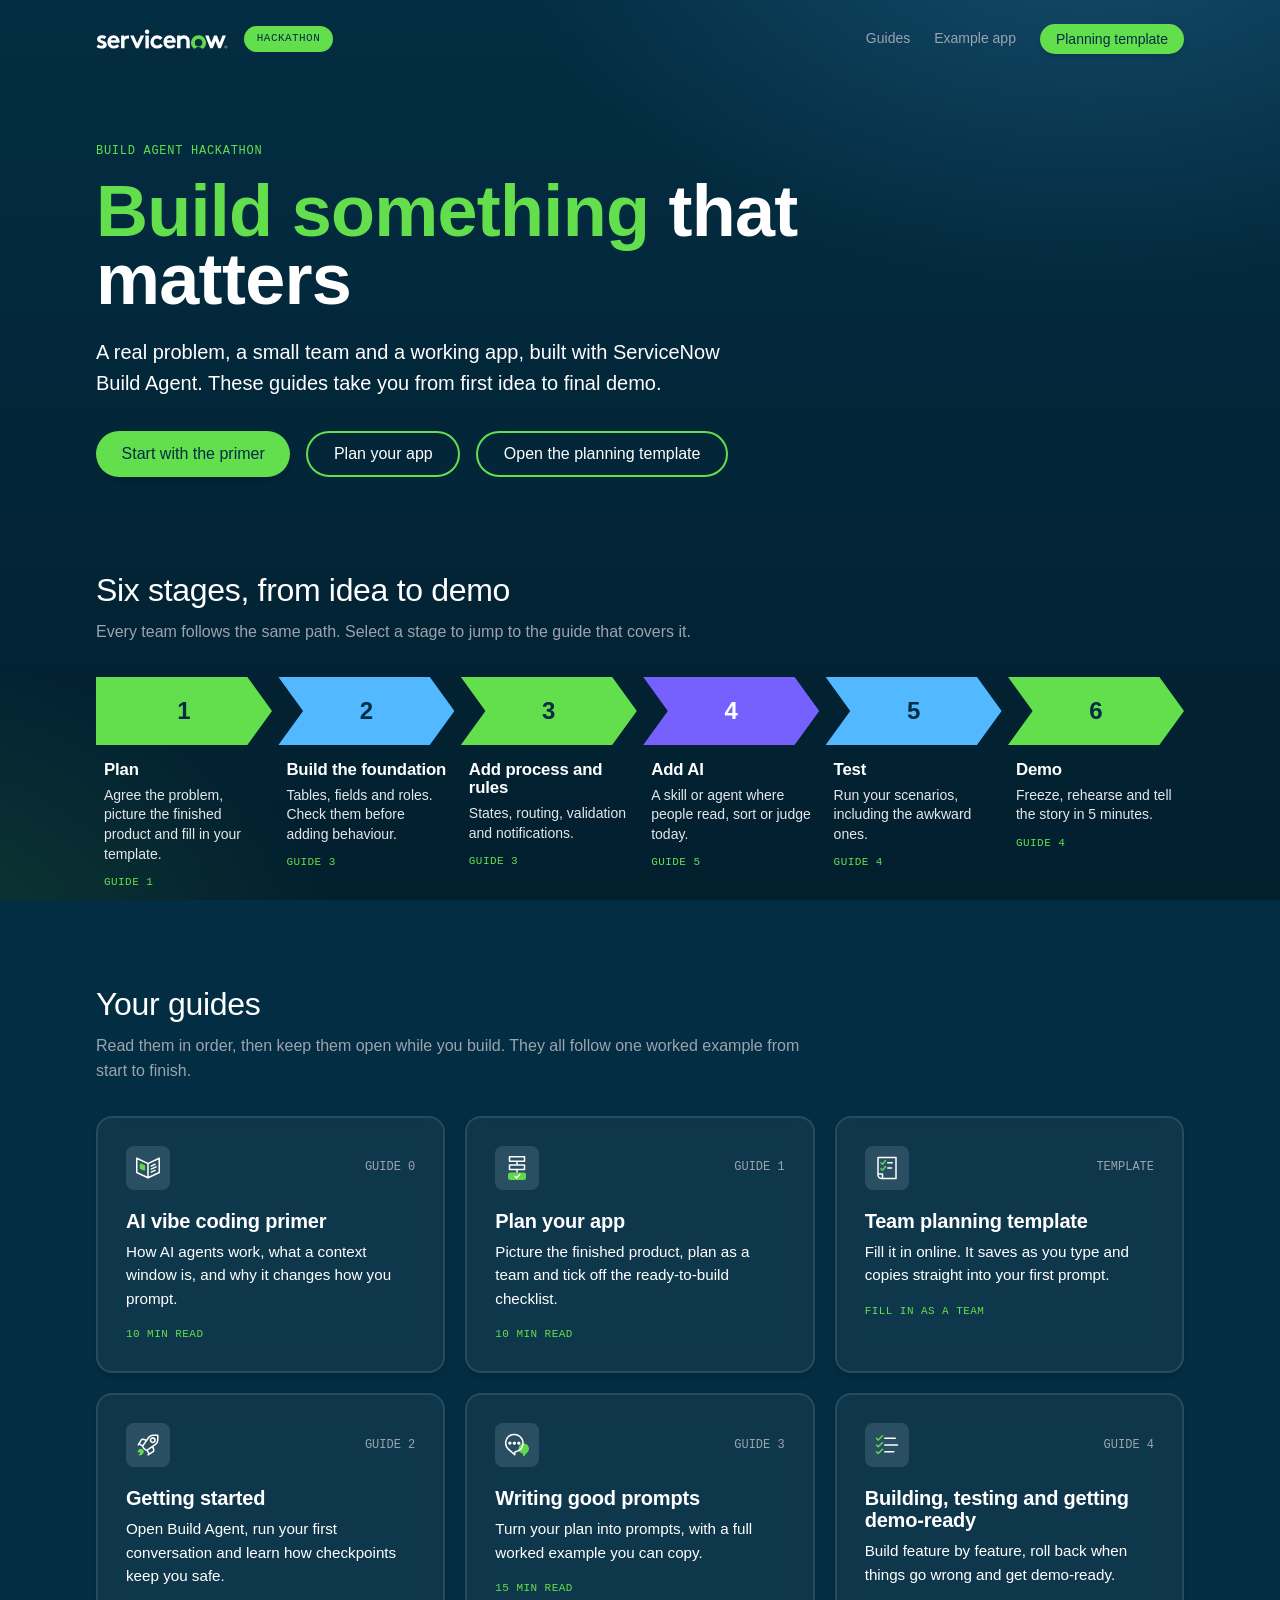
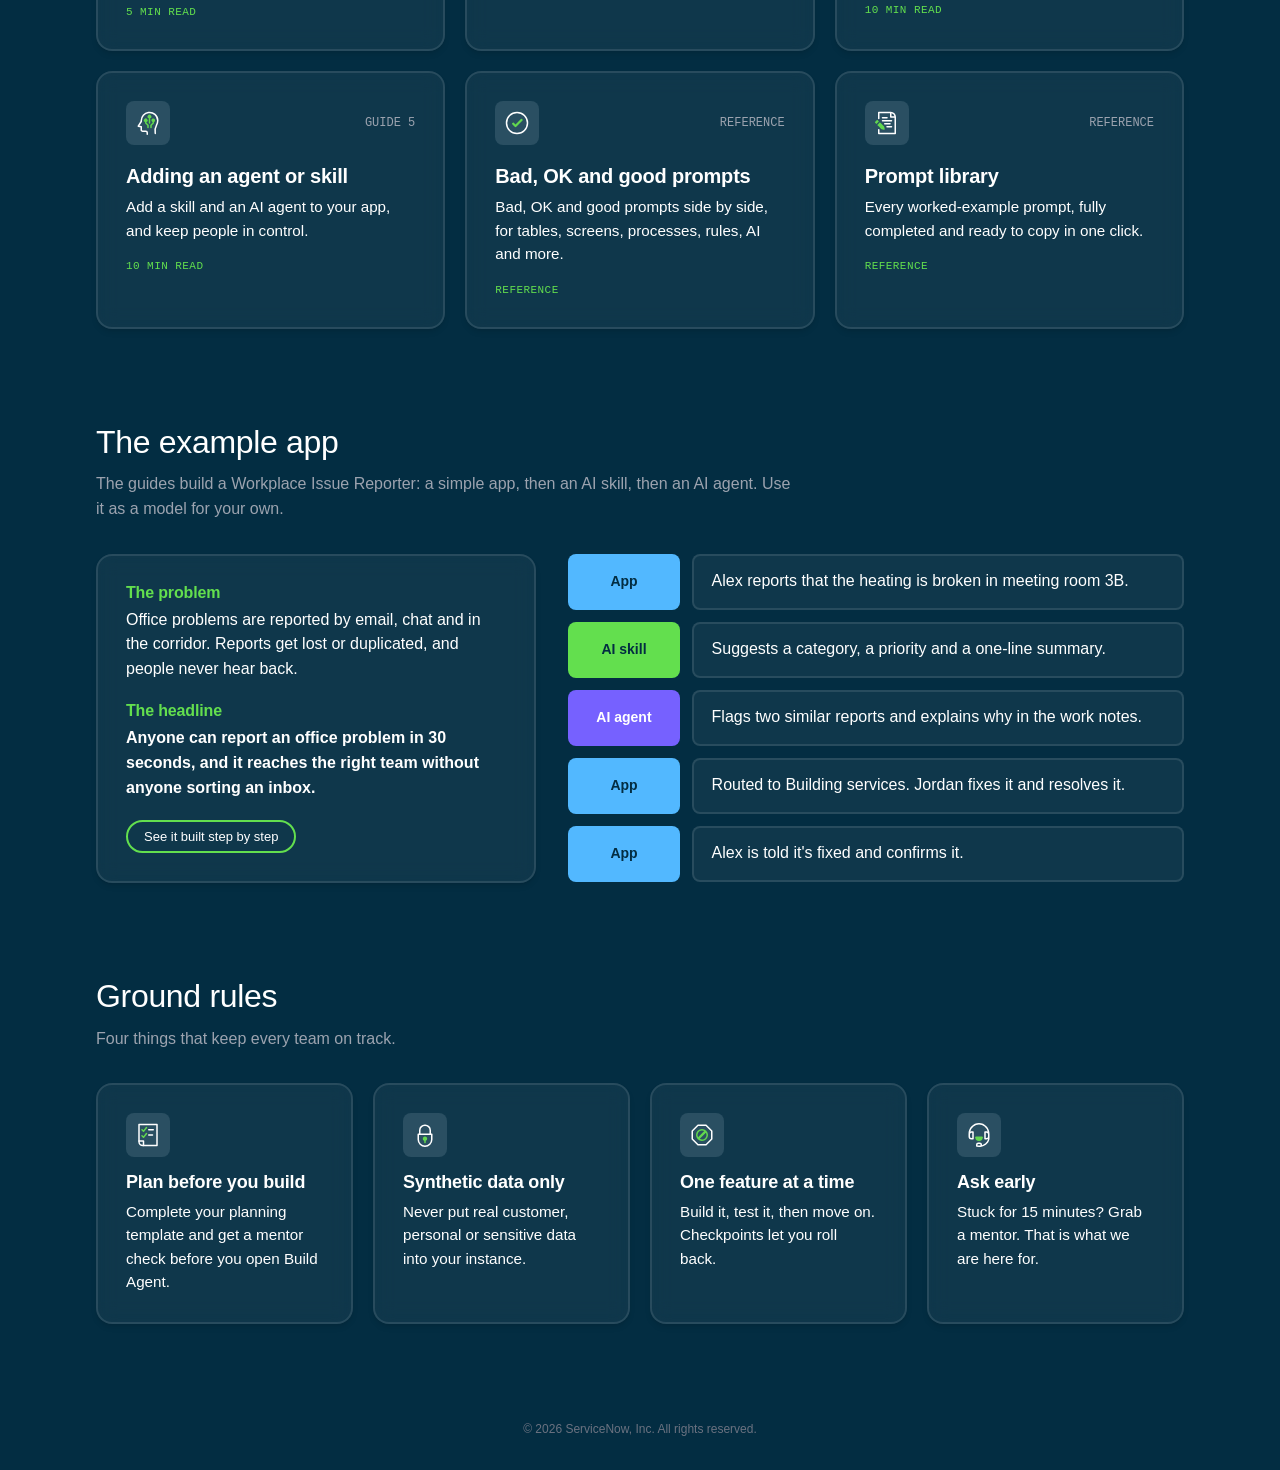
<file: index.html>
<!DOCTYPE html><html lang="en-GB"><head><meta charset="utf-8">
<meta name="viewport" content="width=device-width, initial-scale=1">
<title>Home | Build Agent hackathon</title>
<meta name="description" content="Guides for planning, building and demoing an app with ServiceNow Build Agent at a hackathon.">
<link rel="stylesheet" href="assets/style.css"></head><body data-page="home"><div class="container"><header class="site"><a class="brand" href="index.html" aria-label="Build Agent hackathon home"><svg xmlns="http://www.w3.org/2000/svg" width="132" height="20" viewBox="0 0 132 20"><path d="M32.022,6.391a5.626,5.626,0,0,0-3.61,1.3V6.523H25.119V19.35h3.425v-8.2a4.073,4.073,0,0,1,3.109-1.588,3.494,3.494,0,0,1,1.374.206V6.479a5.851,5.851,0,0,0-1.005-.088" fill="#ffffff" fill-rule="evenodd"/><path d="M2.16,15.436a5.369,5.369,0,0,0,3.5,1.269c.922,0,1.633-.45,1.633-1.084,0-1.931-6.191-1.243-6.191-5.369,0-2.459,2.371-3.993,4.9-3.993a7.9,7.9,0,0,1,4.32,1.3L8.72,10.04a4.3,4.3,0,0,0-2.45-.872c-.948,0-1.739.37-1.739,1.031,0,1.666,6.192,1.005,6.192,5.448,0,2.46-2.4,3.967-5.085,3.967A8.815,8.815,0,0,1,.5,17.9Z" fill="#ffffff" fill-rule="evenodd"/><path d="M23.657,12.817c0-3.57-2.5-6.558-6.034-6.558-3.794,0-6.218,3.12-6.218,6.691A6.4,6.4,0,0,0,18.1,19.614a6.919,6.919,0,0,0,5.243-2.3l-1.95-1.957a4.515,4.515,0,0,1-3.214,1.481A3.36,3.36,0,0,1,14.725,13.8h8.853A5.735,5.735,0,0,0,23.657,12.817Zm-8.774-1.533a2.775,2.775,0,0,1,2.74-2.248,2.552,2.552,0,0,1,2.53,2.248Z" fill="#ffffff" fill-rule="evenodd"/><polygon points="41.19 14.351 44.694 6.523 48.252 6.523 42.376 19.35 40.005 19.35 34.129 6.523 37.686 6.523 41.19 14.351" fill="#ffffff" fill-rule="evenodd"/><path d="M51.128.5A2.2,2.2,0,1,1,48.888,2.7,2.2,2.2,0,0,1,51.128.5" fill="#ffffff" fill-rule="evenodd"/><rect x="49.415" y="6.523" width="3.425" height="12.827" fill="#ffffff"/><path d="M67,16.731a6.766,6.766,0,0,1-5.8,2.883,6.68,6.68,0,1,1,.026-13.355,6.808,6.808,0,0,1,5.375,2.565l-2.424,2.142a3.7,3.7,0,0,0-2.951-1.534A3.433,3.433,0,0,0,57.78,12.95a3.383,3.383,0,0,0,3.531,3.49,3.741,3.741,0,0,0,3.056-1.692Z" fill="#ffffff" fill-rule="evenodd"/><path d="M79.442,17.313a6.918,6.918,0,0,1-5.243,2.3,6.4,6.4,0,0,1-6.692-6.664c0-3.571,2.424-6.691,6.218-6.691,3.53,0,6.033,2.988,6.033,6.558a5.635,5.635,0,0,1-.079.979H70.826a3.36,3.36,0,0,0,3.452,3.041,4.52,4.52,0,0,0,3.215-1.481Zm-3.188-6.029a2.551,2.551,0,0,0-2.529-2.248,2.774,2.774,0,0,0-2.74,2.248Z" fill="#ffffff" fill-rule="evenodd"/><path d="M81.12,19.35V6.523h3.293V7.554a5.625,5.625,0,0,1,3.609-1.295,5.747,5.747,0,0,1,4.427,2.063,6.482,6.482,0,0,1,1.317,4.5V19.35H90.341v-6.8a3.11,3.11,0,0,0-.764-2.407,2.69,2.69,0,0,0-1.923-.714,4.076,4.076,0,0,0-3.109,1.587V19.35Z" fill="#ffffff" fill-rule="evenodd"/><path d="M102.586,6.259A7.5,7.5,0,0,0,97.419,19.21a1.481,1.481,0,0,0,1.926.1,5.355,5.355,0,0,1,6.394,0,1.485,1.485,0,0,0,1.937-.113,7.5,7.5,0,0,0-5.09-12.94M102.542,17.5a3.637,3.637,0,0,1-3.734-3.733,3.734,3.734,0,1,1,7.468,0,3.637,3.637,0,0,1-3.734,3.733" fill="#62d84e" fill-rule="evenodd"/><polygon points="116.788 19.35 114.237 19.35 109.15 6.523 112.57 6.523 115.359 13.853 118.094 6.523 120.952 6.523 123.662 13.853 126.475 6.523 129.896 6.523 124.809 19.35 122.258 19.35 119.523 12.046 116.788 19.35" fill="#ffffff" fill-rule="evenodd"/><path d="M129.935,17.9h-.289v.543H129.4V16.957h.6a.476.476,0,0,1,.478.478.469.469,0,0,1-.295.432l.338.579h-.268Zm-.289-.219H130a.249.249,0,0,0,0-.5h-.351Z" fill="#ffffff"/><path d="M129.9,16.348a1.379,1.379,0,1,1-1.378,1.379,1.381,1.381,0,0,1,1.378-1.379m0-.218a1.6,1.6,0,1,0,1.6,1.6,1.6,1.6,0,0,0-1.6-1.6Z" fill="#ffffff"/></svg><span class="pill">Hackathon</span></a>
<nav class="nav-links"><a href="index.html#guides">Guides</a><a class="hide-sm" href="index.html#example">Example app</a><a href="planning-template.html" class="btn btn-primary btn-small">Planning template</a></nav></header>
<section class="hero"><p class="eyebrow reveal">Build Agent hackathon</p>
<h1 class="reveal d1"><span class="g">Build something</span> that matters</h1>
<p class="lede reveal d2">A real problem, a small team and a working app, built with ServiceNow Build Agent. These guides take you from first idea to final demo.</p>
<div class="actions reveal d3"><a class="btn btn-primary" href="00-vibe-coding-primer.html">Start with the primer</a><a class="btn btn-secondary" href="01-plan-your-app.html">Plan your app</a><a class="btn btn-secondary" href="planning-template.html">Open the planning template</a></div></section>
<section class="section" id="stages"><h2>Six stages, from idea to demo</h2><p class="intro">Every team follows the same path. Select a stage to jump to the guide that covers it.</p><div class="journey"><a class="stage" href="01-plan-your-app.html"><div class="chev green">1</div><h3>Plan</h3><p>Agree the problem, picture the finished product and fill in your template.</p><div class="where">Guide 1</div></a><a class="stage" href="03-writing-good-prompts.html#prompt-2-build-the-foundation-data-and-roles"><div class="chev blue">2</div><h3>Build the foundation</h3><p>Tables, fields and roles. Check them before adding behaviour.</p><div class="where">Guide 3</div></a><a class="stage" href="03-writing-good-prompts.html#prompt-3-add-the-process"><div class="chev green">3</div><h3>Add process and rules</h3><p>States, routing, validation and notifications.</p><div class="where">Guide 3</div></a><a class="stage" href="05-adding-an-agent-or-skill.html"><div class="chev indigo">4</div><h3>Add AI</h3><p>A skill or agent where people read, sort or judge today.</p><div class="where">Guide 5</div></a><a class="stage" href="04-building-and-iterating.html#test-early-and-often"><div class="chev blue">5</div><h3>Test</h3><p>Run your scenarios, including the awkward ones.</p><div class="where">Guide 4</div></a><a class="stage" href="04-building-and-iterating.html#getting-demo-ready"><div class="chev green">6</div><h3>Demo</h3><p>Freeze, rehearse and tell the story in 5 minutes.</p><div class="where">Guide 4</div></a></div></section>
<section class="section" id="guides"><h2>Your guides</h2><p class="intro">Read them in order, then keep them open while you build. They all follow one worked example from start to finish.</p><div class="grid grid-3"><a class="card guide-card" href="00-vibe-coding-primer.html"><div class="top"><div class="icon-box"><img src="assets/icons/learn.svg" alt=""></div><span class="num">GUIDE 0</span></div><h3>AI vibe coding primer</h3><p>How AI agents work, what a context window is, and why it changes how you prompt.</p><div class="meta">10 min read</div></a><a class="card guide-card" href="01-plan-your-app.html"><div class="top"><div class="icon-box"><img src="assets/icons/project.svg" alt=""></div><span class="num">GUIDE 1</span></div><h3>Plan your app</h3><p>Picture the finished product, plan as a team and tick off the ready-to-build checklist.</p><div class="meta">10 min read</div></a><a class="card guide-card" href="planning-template.html"><div class="top"><div class="icon-box"><img src="assets/icons/task-list.svg" alt=""></div><span class="num">TEMPLATE</span></div><h3>Team planning template</h3><p>Fill it in online. It saves as you type and copies straight into your first prompt.</p><div class="meta">Fill in as a team</div></a><a class="card guide-card" href="02-getting-started.html"><div class="top"><div class="icon-box"><img src="assets/icons/rocketship.svg" alt=""></div><span class="num">GUIDE 2</span></div><h3>Getting started</h3><p>Open Build Agent, run your first conversation and learn how checkpoints keep you safe.</p><div class="meta">5 min read</div></a><a class="card guide-card" href="03-writing-good-prompts.html"><div class="top"><div class="icon-box"><img src="assets/icons/chat.svg" alt=""></div><span class="num">GUIDE 3</span></div><h3>Writing good prompts</h3><p>Turn your plan into prompts, with a full worked example you can copy.</p><div class="meta">15 min read</div></a><a class="card guide-card" href="04-building-and-iterating.html"><div class="top"><div class="icon-box"><img src="assets/icons/automated-testing-framework.svg" alt=""></div><span class="num">GUIDE 4</span></div><h3>Building, testing and getting demo-ready</h3><p>Build feature by feature, roll back when things go wrong and get demo-ready.</p><div class="meta">10 min read</div></a><a class="card guide-card" href="05-adding-an-agent-or-skill.html"><div class="top"><div class="icon-box"><img src="assets/icons/artificial-intelligence.svg" alt=""></div><span class="num">GUIDE 5</span></div><h3>Adding an agent or skill</h3><p>Add a skill and an AI agent to your app, and keep people in control.</p><div class="meta">10 min read</div></a><a class="card guide-card" href="prompt-patterns.html"><div class="top"><div class="icon-box"><img src="assets/icons/checkmark-circle.svg" alt=""></div><span class="num">REFERENCE</span></div><h3>Bad, OK and good prompts</h3><p>Bad, OK and good prompts side by side, for tables, screens, processes, rules, AI and more.</p><div class="meta">Reference</div></a><a class="card guide-card" href="prompt-library.html"><div class="top"><div class="icon-box"><img src="assets/icons/documentation.svg" alt=""></div><span class="num">REFERENCE</span></div><h3>Prompt library</h3><p>Every worked-example prompt, fully completed and ready to copy in one click.</p><div class="meta">Reference</div></a></div></section>
<section class="section" id="example"><h2>The example app</h2><p class="intro">The guides build a Workplace Issue Reporter: a simple app, then an AI skill, then an AI agent. Use it as a model for your own.</p>
<div class="example"><div class="card"><h3>The problem</h3><p>Office problems are reported by email, chat and in the corridor. Reports get lost or duplicated, and people never hear back.</p><h3>The headline</h3><p><strong>Anyone can report an office problem in 30 seconds, and it reaches the right team without anyone sorting an inbox.</strong></p><a class="btn btn-secondary btn-small" href="03-writing-good-prompts.html#worked-example-workplace-issue-reporter">See it built step by step</a></div>
<div class="flow"><div class="flow-row"><div class="tag app">App</div><div class="step">Alex reports that the heating is broken in meeting room 3B.</div></div><div class="flow-row"><div class="tag skill">AI skill</div><div class="step">Suggests a category, a priority and a one-line summary.</div></div><div class="flow-row"><div class="tag agent">AI agent</div><div class="step">Flags two similar reports and explains why in the work notes.</div></div><div class="flow-row"><div class="tag app">App</div><div class="step">Routed to Building services. Jordan fixes it and resolves it.</div></div><div class="flow-row"><div class="tag app">App</div><div class="step">Alex is told it&#x27;s fixed and confirms it.</div></div></div></div></section>
<section class="section" id="rules"><h2>Ground rules</h2><p class="intro">Four things that keep every team on track.</p><div class="grid grid-4"><div class="card rule"><div class="icon-box"><img src="assets/icons/task-list.svg" alt=""></div><h3>Plan before you build</h3><p>Complete your planning template and get a mentor check before you open Build Agent.</p></div><div class="card rule"><div class="icon-box"><img src="assets/icons/security.svg" alt=""></div><h3>Synthetic data only</h3><p>Never put real customer, personal or sensitive data into your instance.</p></div><div class="card rule"><div class="icon-box"><img src="assets/icons/block.svg" alt=""></div><h3>One feature at a time</h3><p>Build it, test it, then move on. Checkpoints let you roll back.</p></div><div class="card rule"><div class="icon-box"><img src="assets/icons/headset.svg" alt=""></div><h3>Ask early</h3><p>Stuck for 15 minutes? Grab a mentor. That is what we are here for.</p></div></div></section>
</div><footer class="site">&copy; 2026 ServiceNow, Inc. All rights reserved.</footer><script src="assets/site.js"></script></body></html>
</file>
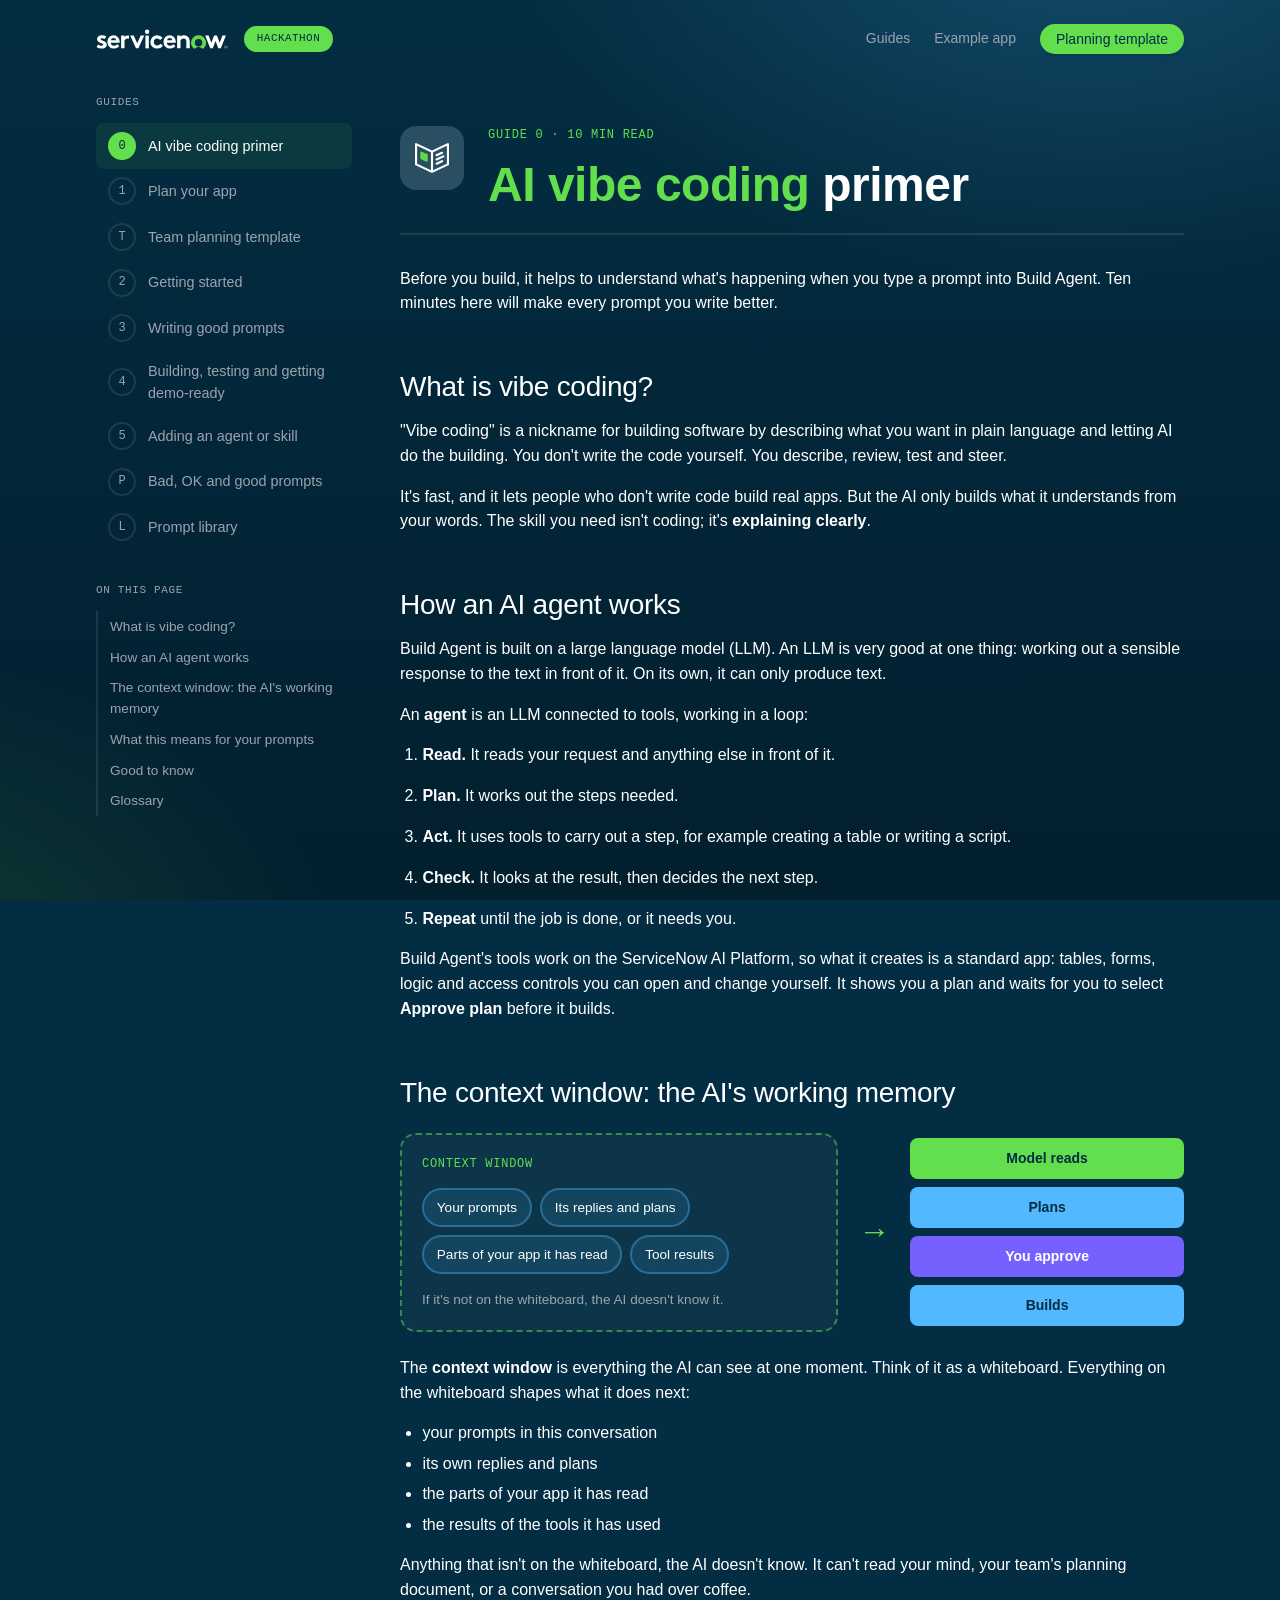
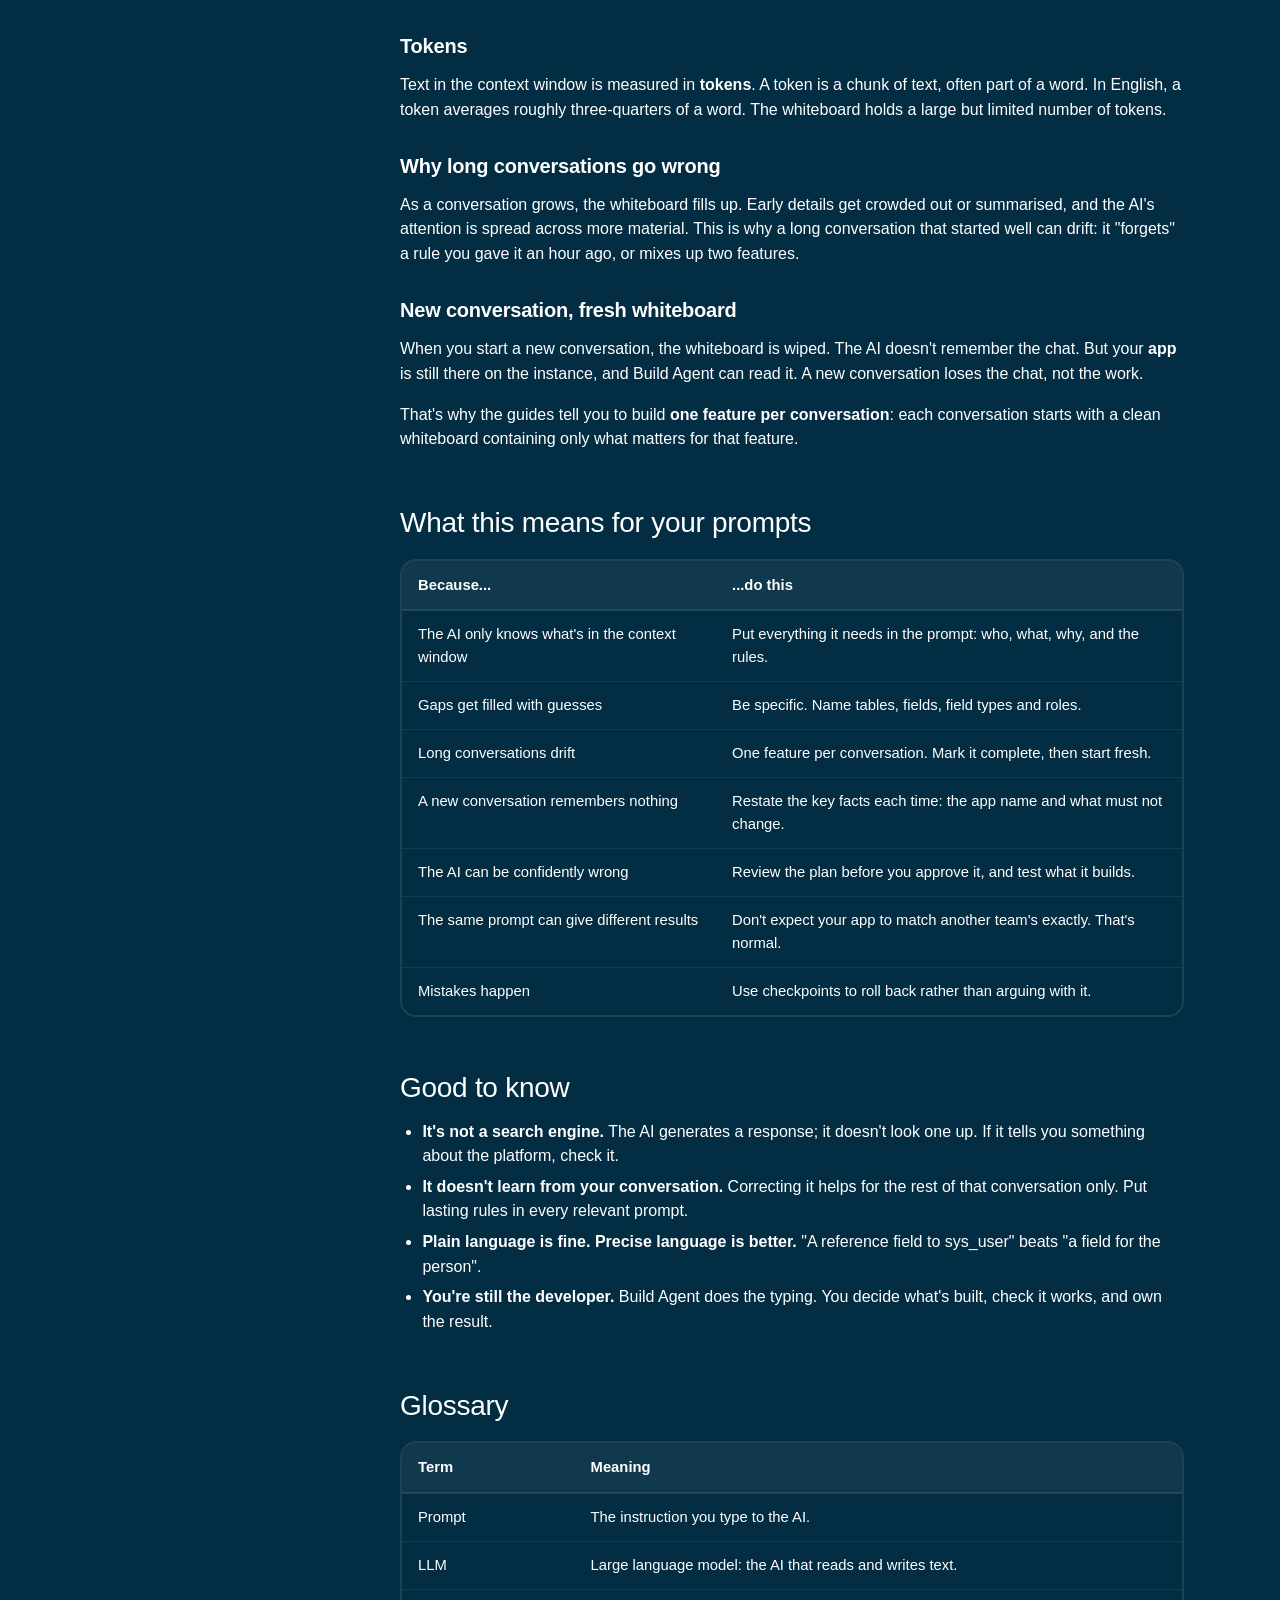
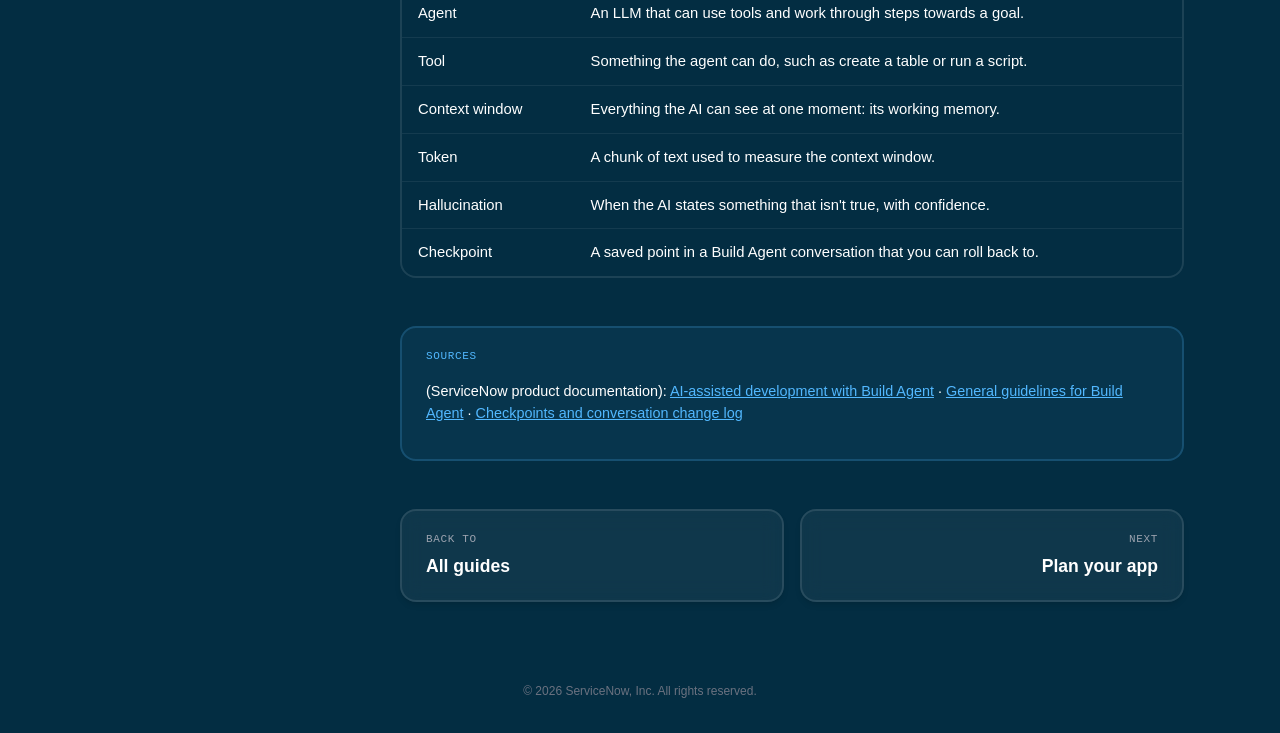
<file: 00-vibe-coding-primer.html>
<!DOCTYPE html><html lang="en-GB"><head><meta charset="utf-8">
<meta name="viewport" content="width=device-width, initial-scale=1">
<title>AI vibe coding primer | Build Agent hackathon</title>
<meta name="description" content="Guides for planning, building and demoing an app with ServiceNow Build Agent at a hackathon.">
<link rel="stylesheet" href="assets/style.css"></head><body data-page="00-vibe-coding-primer"><div class="container"><header class="site"><a class="brand" href="index.html" aria-label="Build Agent hackathon home"><svg xmlns="http://www.w3.org/2000/svg" width="132" height="20" viewBox="0 0 132 20"><path d="M32.022,6.391a5.626,5.626,0,0,0-3.61,1.3V6.523H25.119V19.35h3.425v-8.2a4.073,4.073,0,0,1,3.109-1.588,3.494,3.494,0,0,1,1.374.206V6.479a5.851,5.851,0,0,0-1.005-.088" fill="#ffffff" fill-rule="evenodd"/><path d="M2.16,15.436a5.369,5.369,0,0,0,3.5,1.269c.922,0,1.633-.45,1.633-1.084,0-1.931-6.191-1.243-6.191-5.369,0-2.459,2.371-3.993,4.9-3.993a7.9,7.9,0,0,1,4.32,1.3L8.72,10.04a4.3,4.3,0,0,0-2.45-.872c-.948,0-1.739.37-1.739,1.031,0,1.666,6.192,1.005,6.192,5.448,0,2.46-2.4,3.967-5.085,3.967A8.815,8.815,0,0,1,.5,17.9Z" fill="#ffffff" fill-rule="evenodd"/><path d="M23.657,12.817c0-3.57-2.5-6.558-6.034-6.558-3.794,0-6.218,3.12-6.218,6.691A6.4,6.4,0,0,0,18.1,19.614a6.919,6.919,0,0,0,5.243-2.3l-1.95-1.957a4.515,4.515,0,0,1-3.214,1.481A3.36,3.36,0,0,1,14.725,13.8h8.853A5.735,5.735,0,0,0,23.657,12.817Zm-8.774-1.533a2.775,2.775,0,0,1,2.74-2.248,2.552,2.552,0,0,1,2.53,2.248Z" fill="#ffffff" fill-rule="evenodd"/><polygon points="41.19 14.351 44.694 6.523 48.252 6.523 42.376 19.35 40.005 19.35 34.129 6.523 37.686 6.523 41.19 14.351" fill="#ffffff" fill-rule="evenodd"/><path d="M51.128.5A2.2,2.2,0,1,1,48.888,2.7,2.2,2.2,0,0,1,51.128.5" fill="#ffffff" fill-rule="evenodd"/><rect x="49.415" y="6.523" width="3.425" height="12.827" fill="#ffffff"/><path d="M67,16.731a6.766,6.766,0,0,1-5.8,2.883,6.68,6.68,0,1,1,.026-13.355,6.808,6.808,0,0,1,5.375,2.565l-2.424,2.142a3.7,3.7,0,0,0-2.951-1.534A3.433,3.433,0,0,0,57.78,12.95a3.383,3.383,0,0,0,3.531,3.49,3.741,3.741,0,0,0,3.056-1.692Z" fill="#ffffff" fill-rule="evenodd"/><path d="M79.442,17.313a6.918,6.918,0,0,1-5.243,2.3,6.4,6.4,0,0,1-6.692-6.664c0-3.571,2.424-6.691,6.218-6.691,3.53,0,6.033,2.988,6.033,6.558a5.635,5.635,0,0,1-.079.979H70.826a3.36,3.36,0,0,0,3.452,3.041,4.52,4.52,0,0,0,3.215-1.481Zm-3.188-6.029a2.551,2.551,0,0,0-2.529-2.248,2.774,2.774,0,0,0-2.74,2.248Z" fill="#ffffff" fill-rule="evenodd"/><path d="M81.12,19.35V6.523h3.293V7.554a5.625,5.625,0,0,1,3.609-1.295,5.747,5.747,0,0,1,4.427,2.063,6.482,6.482,0,0,1,1.317,4.5V19.35H90.341v-6.8a3.11,3.11,0,0,0-.764-2.407,2.69,2.69,0,0,0-1.923-.714,4.076,4.076,0,0,0-3.109,1.587V19.35Z" fill="#ffffff" fill-rule="evenodd"/><path d="M102.586,6.259A7.5,7.5,0,0,0,97.419,19.21a1.481,1.481,0,0,0,1.926.1,5.355,5.355,0,0,1,6.394,0,1.485,1.485,0,0,0,1.937-.113,7.5,7.5,0,0,0-5.09-12.94M102.542,17.5a3.637,3.637,0,0,1-3.734-3.733,3.734,3.734,0,1,1,7.468,0,3.637,3.637,0,0,1-3.734,3.733" fill="#62d84e" fill-rule="evenodd"/><polygon points="116.788 19.35 114.237 19.35 109.15 6.523 112.57 6.523 115.359 13.853 118.094 6.523 120.952 6.523 123.662 13.853 126.475 6.523 129.896 6.523 124.809 19.35 122.258 19.35 119.523 12.046 116.788 19.35" fill="#ffffff" fill-rule="evenodd"/><path d="M129.935,17.9h-.289v.543H129.4V16.957h.6a.476.476,0,0,1,.478.478.469.469,0,0,1-.295.432l.338.579h-.268Zm-.289-.219H130a.249.249,0,0,0,0-.5h-.351Z" fill="#ffffff"/><path d="M129.9,16.348a1.379,1.379,0,1,1-1.378,1.379,1.381,1.381,0,0,1,1.378-1.379m0-.218a1.6,1.6,0,1,0,1.6,1.6,1.6,1.6,0,0,0-1.6-1.6Z" fill="#ffffff"/></svg><span class="pill">Hackathon</span></a>
<nav class="nav-links"><a href="index.html#guides">Guides</a><a class="hide-sm" href="index.html#example">Example app</a><a href="planning-template.html" class="btn btn-primary btn-small">Planning template</a></nav></header><div class="layout"><aside class="side"><p class="label">Guides</p><ol><li class="on"><a href="00-vibe-coding-primer.html"><span class="n">0</span><span class="t">AI vibe coding primer</span></a></li><li class=""><a href="01-plan-your-app.html"><span class="n">1</span><span class="t">Plan your app</span></a></li><li class=""><a href="planning-template.html"><span class="n">T</span><span class="t">Team planning template</span></a></li><li class=""><a href="02-getting-started.html"><span class="n">2</span><span class="t">Getting started</span></a></li><li class=""><a href="03-writing-good-prompts.html"><span class="n">3</span><span class="t">Writing good prompts</span></a></li><li class=""><a href="04-building-and-iterating.html"><span class="n">4</span><span class="t">Building, testing and getting demo-ready</span></a></li><li class=""><a href="05-adding-an-agent-or-skill.html"><span class="n">5</span><span class="t">Adding an agent or skill</span></a></li><li class=""><a href="prompt-patterns.html"><span class="n">P</span><span class="t">Bad, OK and good prompts</span></a></li><li class=""><a href="prompt-library.html"><span class="n">L</span><span class="t">Prompt library</span></a></li></ol><p class="label">On this page</p><nav class="toc"><a href="#what-is-vibe-coding">What is vibe coding?</a><a href="#how-an-ai-agent-works">How an AI agent works</a><a href="#the-context-window-the-ais-working-memory">The context window: the AI&#x27;s working memory</a><a href="#what-this-means-for-your-prompts">What this means for your prompts</a><a href="#good-to-know">Good to know</a><a href="#glossary">Glossary</a></nav></aside><article><div class="page-hero reveal"><div class="icon-box"><img src="assets/icons/learn.svg" alt=""></div><div><p class="eyebrow">Guide 0 &middot; 10 min read</p><h1><span class="g">AI vibe coding</span> primer</h1></div></div><div class="prose"><p>Before you build, it helps to understand what's happening when you type a prompt into Build Agent. Ten minutes here will make every prompt you write better.</p>
<h2 id="what-is-vibe-coding">What is vibe coding?</h2>
<p>"Vibe coding" is a nickname for building software by describing what you want in plain language and letting AI do the building. You don't write the code yourself. You describe, review, test and steer.</p>
<p>It's fast, and it lets people who don't write code build real apps. But the AI only builds what it understands from your words. The skill you need isn't coding; it's <strong>explaining clearly</strong>.</p>
<h2 id="how-an-ai-agent-works">How an AI agent works</h2>
<p>Build Agent is built on a large language model (LLM). An LLM is very good at one thing: working out a sensible response to the text in front of it. On its own, it can only produce text.</p>
<p>An <strong>agent</strong> is an LLM connected to tools, working in a loop:</p>
<ol>
<li>
<p><strong>Read.</strong> It reads your request and anything else in front of it.</p>
</li>
<li>
<p><strong>Plan.</strong> It works out the steps needed.</p>
</li>
<li>
<p><strong>Act.</strong> It uses tools to carry out a step, for example creating a table or writing a script.</p>
</li>
<li>
<p><strong>Check.</strong> It looks at the result, then decides the next step.</p>
</li>
<li><strong>Repeat</strong> until the job is done, or it needs you.</li>
</ol>
<p>Build Agent's tools work on the ServiceNow AI Platform, so what it creates is a standard app: tables, forms, logic and access controls you can open and change yourself. It shows you a plan and waits for you to select <strong>Approve plan</strong> before it builds.</p>
<h2 id="the-context-window-the-ais-working-memory">The context window: the AI's working memory</h2>
<div class="ctx" role="img" aria-label="Diagram: your prompts, the AI's replies, your app and tool results all sit in the context window, which the model reads to plan and build.">
<div class="ctx-board"><div class="ctx-title">Context window</div>
<div class="ctx-chips"><span class="chip">Your prompts</span><span class="chip">Its replies and plans</span><span class="chip">Parts of your app it has read</span><span class="chip">Tool results</span></div>
<div class="ctx-note">If it's not on the whiteboard, the AI doesn't know it.</div></div>
<div class="ctx-arrow">&rarr;</div>
<div class="ctx-steps"><span class="tag skill">Model reads</span><span class="tag app">Plans</span><span class="tag agent">You approve</span><span class="tag app">Builds</span></div></div>

<p>The <strong>context window</strong> is everything the AI can see at one moment. Think of it as a whiteboard. Everything on the whiteboard shapes what it does next:</p>
<ul>
<li>your prompts in this conversation</li>
<li>its own replies and plans</li>
<li>the parts of your app it has read</li>
<li>the results of the tools it has used</li>
</ul>
<p>Anything that isn't on the whiteboard, the AI doesn't know. It can't read your mind, your team's planning document, or a conversation you had over coffee.</p>
<h3 id="tokens">Tokens</h3>
<p>Text in the context window is measured in <strong>tokens</strong>. A token is a chunk of text, often part of a word. In English, a token averages roughly three-quarters of a word. The whiteboard holds a large but limited number of tokens.</p>
<h3 id="why-long-conversations-go-wrong">Why long conversations go wrong</h3>
<p>As a conversation grows, the whiteboard fills up. Early details get crowded out or summarised, and the AI's attention is spread across more material. This is why a long conversation that started well can drift: it "forgets" a rule you gave it an hour ago, or mixes up two features.</p>
<h3 id="new-conversation-fresh-whiteboard">New conversation, fresh whiteboard</h3>
<p>When you start a new conversation, the whiteboard is wiped. The AI doesn't remember the chat. But your <strong>app</strong> is still there on the instance, and Build Agent can read it. A new conversation loses the chat, not the work.</p>
<p>That's why the guides tell you to build <strong>one feature per conversation</strong>: each conversation starts with a clean whiteboard containing only what matters for that feature.</p>
<h2 id="what-this-means-for-your-prompts">What this means for your prompts</h2>
<div class="table-wrap"><table>
<thead>
<tr>
<th>Because...</th>
<th>...do this</th>
</tr>
</thead>
<tbody>
<tr>
<td>The AI only knows what's in the context window</td>
<td>Put everything it needs in the prompt: who, what, why, and the rules.</td>
</tr>
<tr>
<td>Gaps get filled with guesses</td>
<td>Be specific. Name tables, fields, field types and roles.</td>
</tr>
<tr>
<td>Long conversations drift</td>
<td>One feature per conversation. Mark it complete, then start fresh.</td>
</tr>
<tr>
<td>A new conversation remembers nothing</td>
<td>Restate the key facts each time: the app name and what must not change.</td>
</tr>
<tr>
<td>The AI can be confidently wrong</td>
<td>Review the plan before you approve it, and test what it builds.</td>
</tr>
<tr>
<td>The same prompt can give different results</td>
<td>Don't expect your app to match another team's exactly. That's normal.</td>
</tr>
<tr>
<td>Mistakes happen</td>
<td>Use checkpoints to roll back rather than arguing with it.</td>
</tr>
</tbody>
</table></div>
<h2 id="good-to-know">Good to know</h2>
<ul>
<li><strong>It's not a search engine.</strong> The AI generates a response; it doesn't look one up. If it tells you something about the platform, check it.</li>
<li><strong>It doesn't learn from your conversation.</strong> Correcting it helps for the rest of that conversation only. Put lasting rules in every relevant prompt.</li>
<li><strong>Plain language is fine. Precise language is better.</strong> "A reference field to sys_user" beats "a field for the person".</li>
<li><strong>You're still the developer.</strong> Build Agent does the typing. You decide what's built, check it works, and own the result.</li>
</ul>
<h2 id="glossary">Glossary</h2>
<div class="table-wrap"><table>
<thead>
<tr>
<th>Term</th>
<th>Meaning</th>
</tr>
</thead>
<tbody>
<tr>
<td>Prompt</td>
<td>The instruction you type to the AI.</td>
</tr>
<tr>
<td>LLM</td>
<td>Large language model: the AI that reads and writes text.</td>
</tr>
<tr>
<td>Agent</td>
<td>An LLM that can use tools and work through steps towards a goal.</td>
</tr>
<tr>
<td>Tool</td>
<td>Something the agent can do, such as create a table or run a script.</td>
</tr>
<tr>
<td>Context window</td>
<td>Everything the AI can see at one moment: its working memory.</td>
</tr>
<tr>
<td>Token</td>
<td>A chunk of text used to measure the context window.</td>
</tr>
<tr>
<td>Hallucination</td>
<td>When the AI states something that isn't true, with confidence.</td>
</tr>
<tr>
<td>Checkpoint</td>
<td>A saved point in a Build Agent conversation that you can roll back to.</td>
</tr>
</tbody>
</table></div><div class="sources"><div class="callout-label">Sources</div><p>(ServiceNow product documentation):
<a href="https://www.servicenow.com/docs/r/guL1zqmJkV9eywMq_6qu~w/OzryCi7u7k677gU0rX7mLA">AI-assisted development with Build Agent</a> ·
<a href="https://www.servicenow.com/docs/r/zurich/application-development/build-agent-general-guidelines.html">General guidelines for Build Agent</a> ·
<a href="https://www.servicenow.com/docs/r/guL1zqmJkV9eywMq_6qu~w/qkjUVThWXtpy9tSVy~piDg">Checkpoints and conversation change log</a></p></div></div><nav class="pager"><a class="card prev" href="index.html"><div class="dir">Back to</div><div class="t">All guides</div></a><a class="card next" href="01-plan-your-app.html"><div class="dir">Next</div><div class="t">Plan your app</div></a></nav></article></div></div><footer class="site">&copy; 2026 ServiceNow, Inc. All rights reserved.</footer><script src="assets/site.js"></script></body></html>
</file>
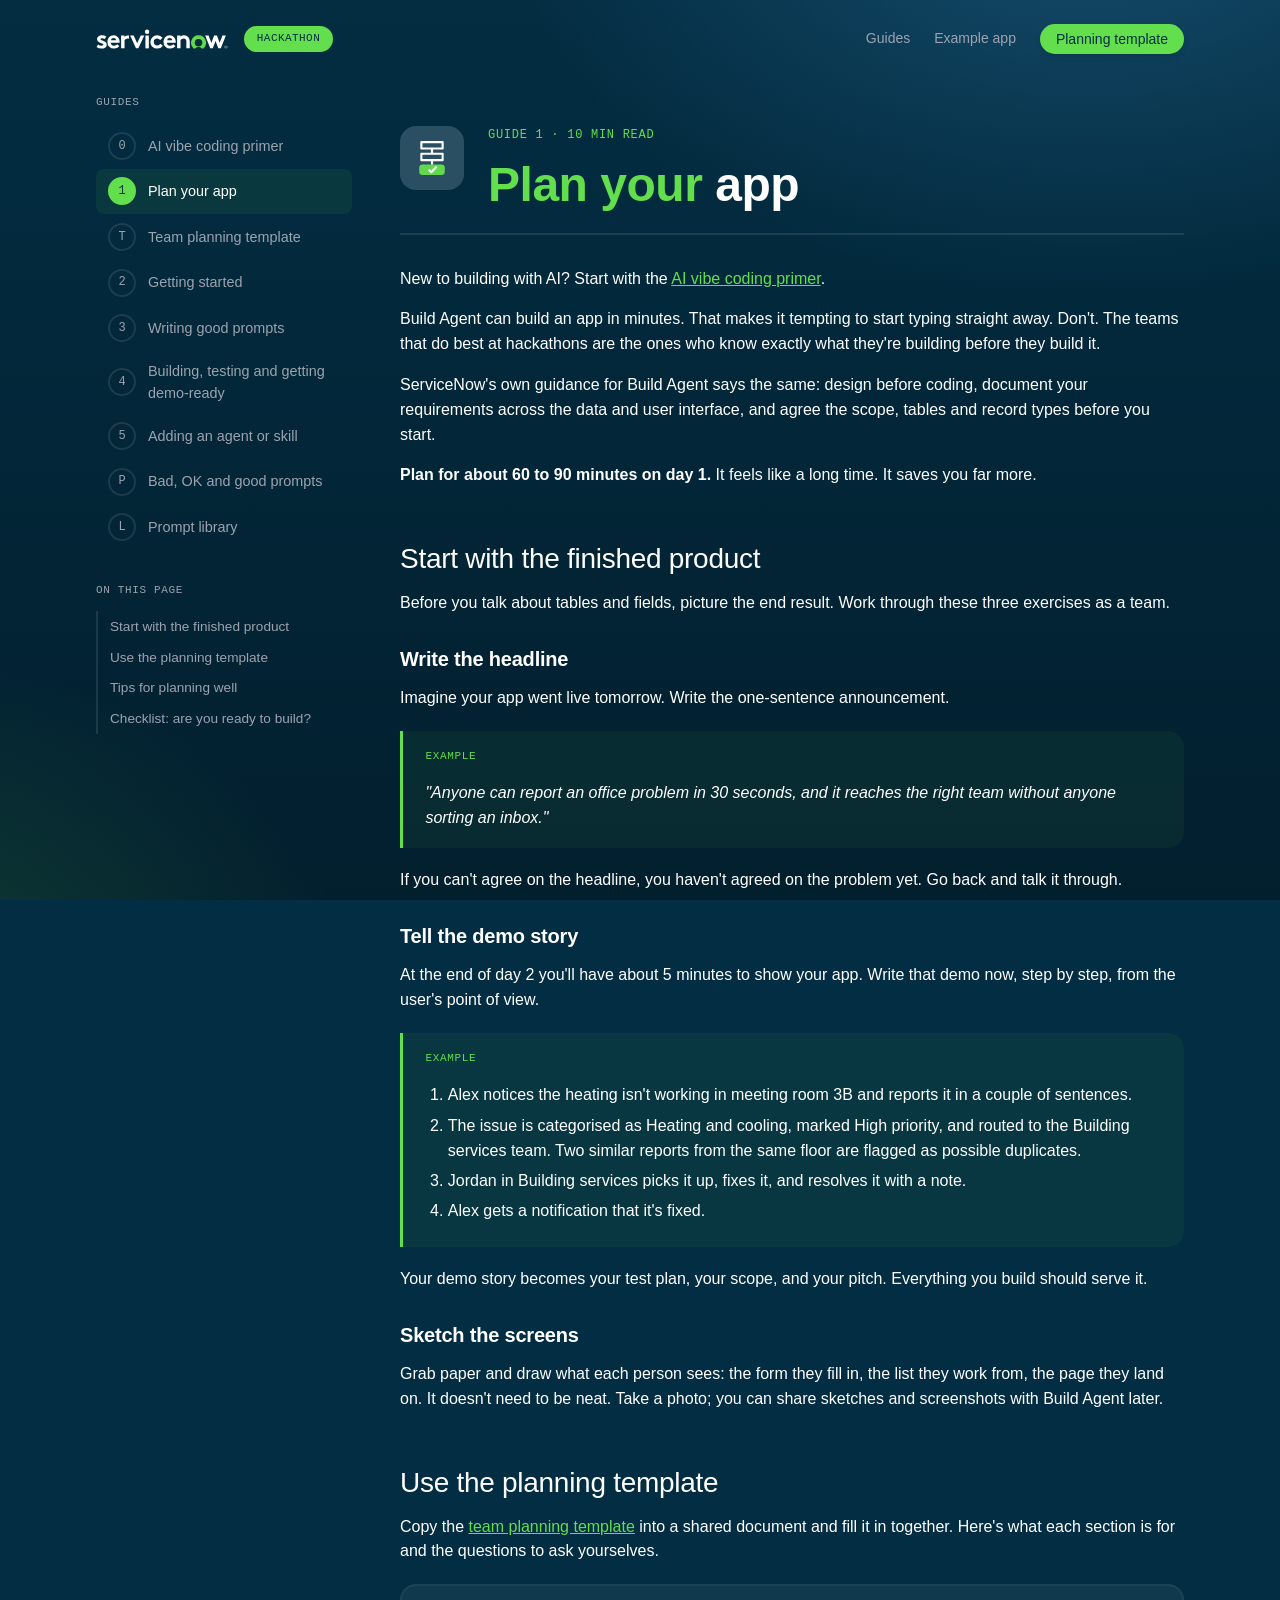
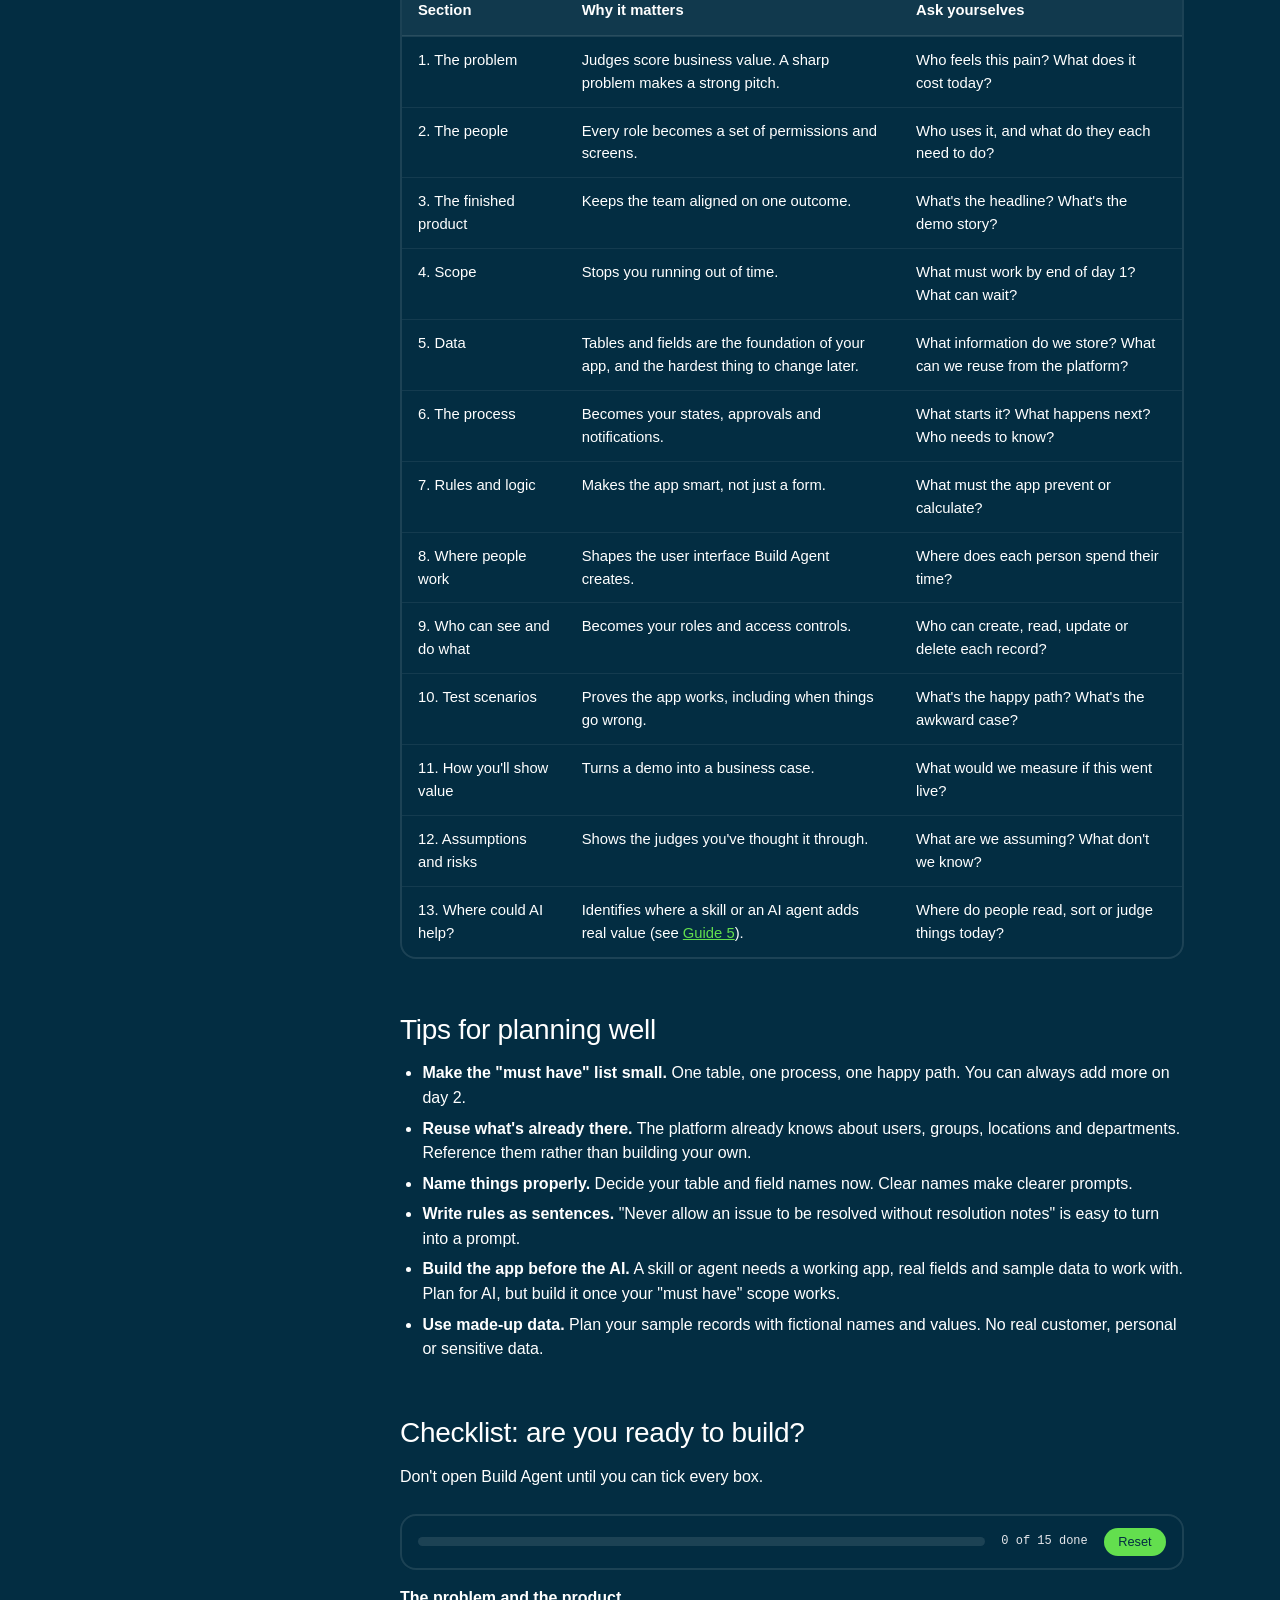
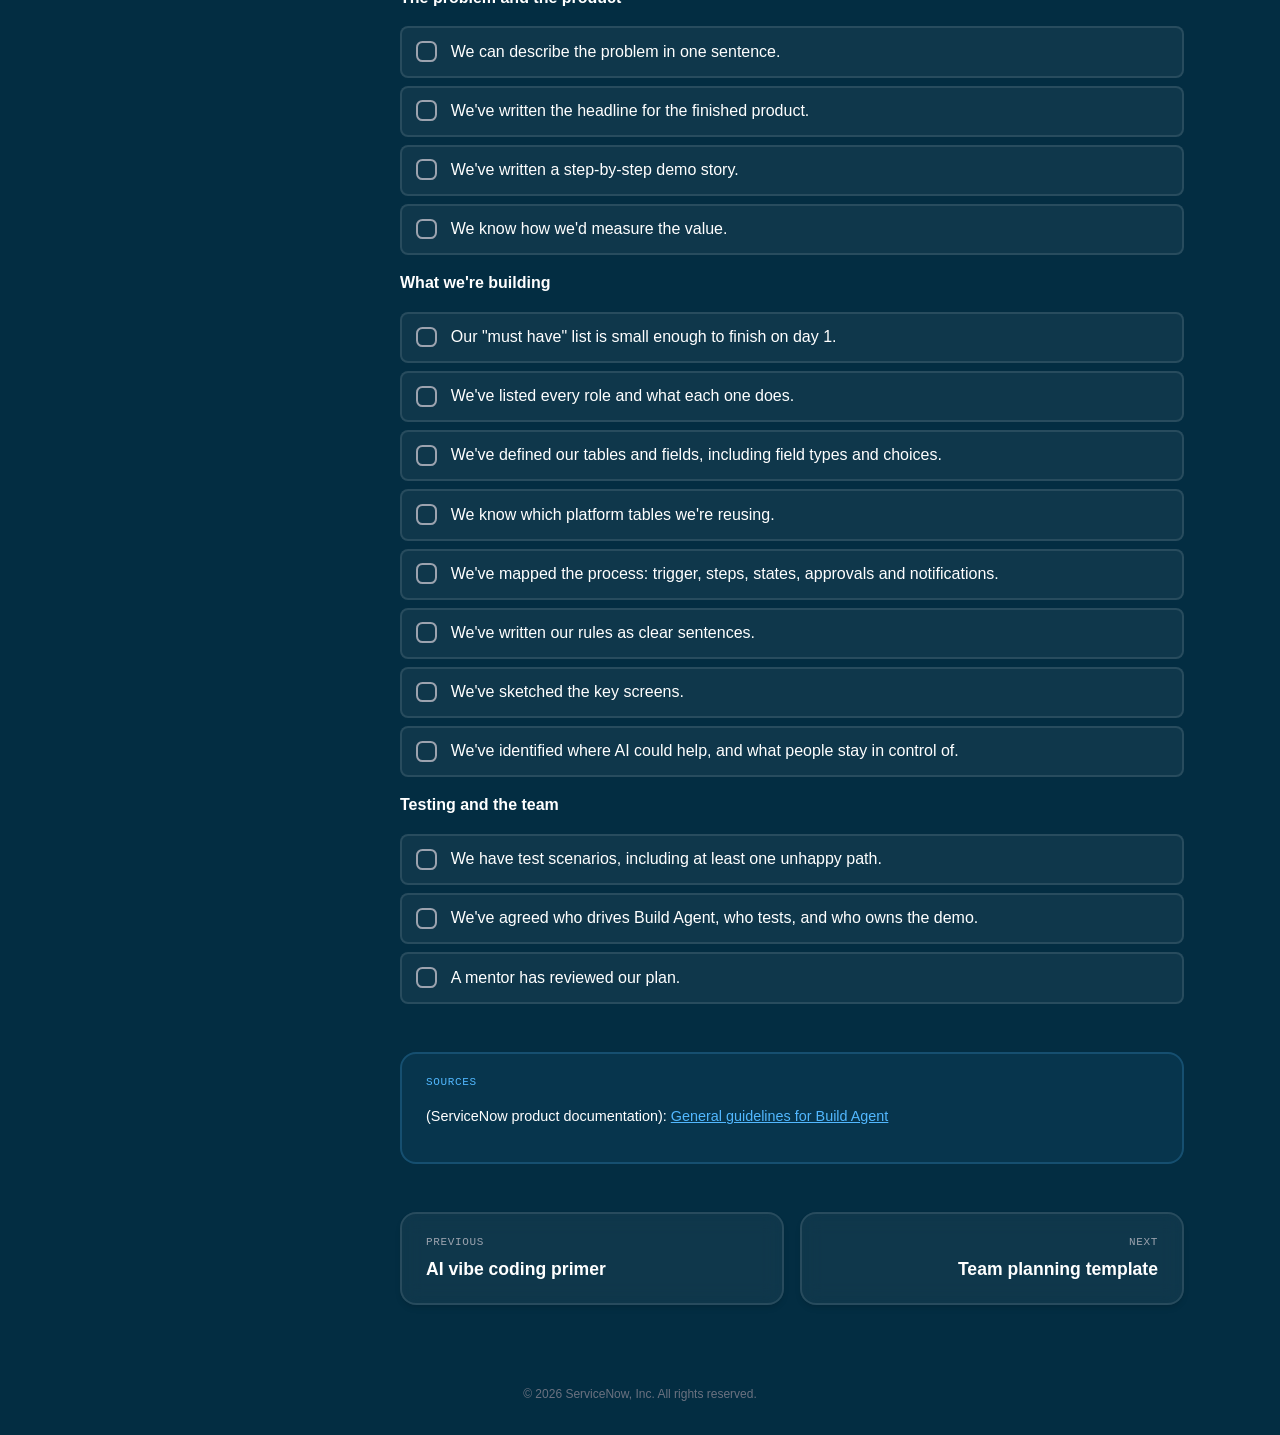
<file: 01-plan-your-app.html>
<!DOCTYPE html><html lang="en-GB"><head><meta charset="utf-8">
<meta name="viewport" content="width=device-width, initial-scale=1">
<title>Plan your app | Build Agent hackathon</title>
<meta name="description" content="Guides for planning, building and demoing an app with ServiceNow Build Agent at a hackathon.">
<link rel="stylesheet" href="assets/style.css"></head><body data-page="01-plan-your-app"><div class="container"><header class="site"><a class="brand" href="index.html" aria-label="Build Agent hackathon home"><svg xmlns="http://www.w3.org/2000/svg" width="132" height="20" viewBox="0 0 132 20"><path d="M32.022,6.391a5.626,5.626,0,0,0-3.61,1.3V6.523H25.119V19.35h3.425v-8.2a4.073,4.073,0,0,1,3.109-1.588,3.494,3.494,0,0,1,1.374.206V6.479a5.851,5.851,0,0,0-1.005-.088" fill="#ffffff" fill-rule="evenodd"/><path d="M2.16,15.436a5.369,5.369,0,0,0,3.5,1.269c.922,0,1.633-.45,1.633-1.084,0-1.931-6.191-1.243-6.191-5.369,0-2.459,2.371-3.993,4.9-3.993a7.9,7.9,0,0,1,4.32,1.3L8.72,10.04a4.3,4.3,0,0,0-2.45-.872c-.948,0-1.739.37-1.739,1.031,0,1.666,6.192,1.005,6.192,5.448,0,2.46-2.4,3.967-5.085,3.967A8.815,8.815,0,0,1,.5,17.9Z" fill="#ffffff" fill-rule="evenodd"/><path d="M23.657,12.817c0-3.57-2.5-6.558-6.034-6.558-3.794,0-6.218,3.12-6.218,6.691A6.4,6.4,0,0,0,18.1,19.614a6.919,6.919,0,0,0,5.243-2.3l-1.95-1.957a4.515,4.515,0,0,1-3.214,1.481A3.36,3.36,0,0,1,14.725,13.8h8.853A5.735,5.735,0,0,0,23.657,12.817Zm-8.774-1.533a2.775,2.775,0,0,1,2.74-2.248,2.552,2.552,0,0,1,2.53,2.248Z" fill="#ffffff" fill-rule="evenodd"/><polygon points="41.19 14.351 44.694 6.523 48.252 6.523 42.376 19.35 40.005 19.35 34.129 6.523 37.686 6.523 41.19 14.351" fill="#ffffff" fill-rule="evenodd"/><path d="M51.128.5A2.2,2.2,0,1,1,48.888,2.7,2.2,2.2,0,0,1,51.128.5" fill="#ffffff" fill-rule="evenodd"/><rect x="49.415" y="6.523" width="3.425" height="12.827" fill="#ffffff"/><path d="M67,16.731a6.766,6.766,0,0,1-5.8,2.883,6.68,6.68,0,1,1,.026-13.355,6.808,6.808,0,0,1,5.375,2.565l-2.424,2.142a3.7,3.7,0,0,0-2.951-1.534A3.433,3.433,0,0,0,57.78,12.95a3.383,3.383,0,0,0,3.531,3.49,3.741,3.741,0,0,0,3.056-1.692Z" fill="#ffffff" fill-rule="evenodd"/><path d="M79.442,17.313a6.918,6.918,0,0,1-5.243,2.3,6.4,6.4,0,0,1-6.692-6.664c0-3.571,2.424-6.691,6.218-6.691,3.53,0,6.033,2.988,6.033,6.558a5.635,5.635,0,0,1-.079.979H70.826a3.36,3.36,0,0,0,3.452,3.041,4.52,4.52,0,0,0,3.215-1.481Zm-3.188-6.029a2.551,2.551,0,0,0-2.529-2.248,2.774,2.774,0,0,0-2.74,2.248Z" fill="#ffffff" fill-rule="evenodd"/><path d="M81.12,19.35V6.523h3.293V7.554a5.625,5.625,0,0,1,3.609-1.295,5.747,5.747,0,0,1,4.427,2.063,6.482,6.482,0,0,1,1.317,4.5V19.35H90.341v-6.8a3.11,3.11,0,0,0-.764-2.407,2.69,2.69,0,0,0-1.923-.714,4.076,4.076,0,0,0-3.109,1.587V19.35Z" fill="#ffffff" fill-rule="evenodd"/><path d="M102.586,6.259A7.5,7.5,0,0,0,97.419,19.21a1.481,1.481,0,0,0,1.926.1,5.355,5.355,0,0,1,6.394,0,1.485,1.485,0,0,0,1.937-.113,7.5,7.5,0,0,0-5.09-12.94M102.542,17.5a3.637,3.637,0,0,1-3.734-3.733,3.734,3.734,0,1,1,7.468,0,3.637,3.637,0,0,1-3.734,3.733" fill="#62d84e" fill-rule="evenodd"/><polygon points="116.788 19.35 114.237 19.35 109.15 6.523 112.57 6.523 115.359 13.853 118.094 6.523 120.952 6.523 123.662 13.853 126.475 6.523 129.896 6.523 124.809 19.35 122.258 19.35 119.523 12.046 116.788 19.35" fill="#ffffff" fill-rule="evenodd"/><path d="M129.935,17.9h-.289v.543H129.4V16.957h.6a.476.476,0,0,1,.478.478.469.469,0,0,1-.295.432l.338.579h-.268Zm-.289-.219H130a.249.249,0,0,0,0-.5h-.351Z" fill="#ffffff"/><path d="M129.9,16.348a1.379,1.379,0,1,1-1.378,1.379,1.381,1.381,0,0,1,1.378-1.379m0-.218a1.6,1.6,0,1,0,1.6,1.6,1.6,1.6,0,0,0-1.6-1.6Z" fill="#ffffff"/></svg><span class="pill">Hackathon</span></a>
<nav class="nav-links"><a href="index.html#guides">Guides</a><a class="hide-sm" href="index.html#example">Example app</a><a href="planning-template.html" class="btn btn-primary btn-small">Planning template</a></nav></header><div class="layout"><aside class="side"><p class="label">Guides</p><ol><li class=""><a href="00-vibe-coding-primer.html"><span class="n">0</span><span class="t">AI vibe coding primer</span></a></li><li class="on"><a href="01-plan-your-app.html"><span class="n">1</span><span class="t">Plan your app</span></a></li><li class=""><a href="planning-template.html"><span class="n">T</span><span class="t">Team planning template</span></a></li><li class=""><a href="02-getting-started.html"><span class="n">2</span><span class="t">Getting started</span></a></li><li class=""><a href="03-writing-good-prompts.html"><span class="n">3</span><span class="t">Writing good prompts</span></a></li><li class=""><a href="04-building-and-iterating.html"><span class="n">4</span><span class="t">Building, testing and getting demo-ready</span></a></li><li class=""><a href="05-adding-an-agent-or-skill.html"><span class="n">5</span><span class="t">Adding an agent or skill</span></a></li><li class=""><a href="prompt-patterns.html"><span class="n">P</span><span class="t">Bad, OK and good prompts</span></a></li><li class=""><a href="prompt-library.html"><span class="n">L</span><span class="t">Prompt library</span></a></li></ol><p class="label">On this page</p><nav class="toc"><a href="#start-with-the-finished-product">Start with the finished product</a><a href="#use-the-planning-template">Use the planning template</a><a href="#tips-for-planning-well">Tips for planning well</a><a href="#checklist-are-you-ready-to-build">Checklist: are you ready to build?</a></nav></aside><article><div class="page-hero reveal"><div class="icon-box"><img src="assets/icons/project.svg" alt=""></div><div><p class="eyebrow">Guide 1 &middot; 10 min read</p><h1><span class="g">Plan your</span> app</h1></div></div><div class="prose"><p>New to building with AI? Start with the <a href="00-vibe-coding-primer.html">AI vibe coding primer</a>.</p>
<p>Build Agent can build an app in minutes. That makes it tempting to start typing straight away. Don't. The teams that do best at hackathons are the ones who know exactly what they're building before they build it.</p>
<p>ServiceNow's own guidance for Build Agent says the same: design before coding, document your requirements across the data and user interface, and agree the scope, tables and record types before you start.</p>
<p><strong>Plan for about 60 to 90 minutes on day 1.</strong> It feels like a long time. It saves you far more.</p>
<h2 id="start-with-the-finished-product">Start with the finished product</h2>
<p>Before you talk about tables and fields, picture the end result. Work through these three exercises as a team.</p>
<h3 id="write-the-headline">Write the headline</h3>
<p>Imagine your app went live tomorrow. Write the one-sentence announcement.</p>
<div class="callout callout-success"><div class="callout-label">Example</div>
<p><em>"Anyone can report an office problem in 30 seconds, and it reaches the right team without anyone sorting an inbox."</em></p>
</div>
<p>If you can't agree on the headline, you haven't agreed on the problem yet. Go back and talk it through.</p>
<h3 id="tell-the-demo-story">Tell the demo story</h3>
<p>At the end of day 2 you'll have about 5 minutes to show your app. Write that demo now, step by step, from the user's point of view.</p>
<div class="callout callout-success"><div class="callout-label">Example</div>
<ol>
<li>Alex notices the heating isn't working in meeting room 3B and reports it in a couple of sentences.</li>
<li>The issue is categorised as Heating and cooling, marked High priority, and routed to the Building services team. Two similar reports from the same floor are flagged as possible duplicates.</li>
<li>Jordan in Building services picks it up, fixes it, and resolves it with a note.</li>
<li>Alex gets a notification that it's fixed.</li>
</ol>
</div>
<p>Your demo story becomes your test plan, your scope, and your pitch. Everything you build should serve it.</p>
<h3 id="sketch-the-screens">Sketch the screens</h3>
<p>Grab paper and draw what each person sees: the form they fill in, the list they work from, the page they land on. It doesn't need to be neat. Take a photo; you can share sketches and screenshots with Build Agent later.</p>
<h2 id="use-the-planning-template">Use the planning template</h2>
<p>Copy the <a href="planning-template.html">team planning template</a> into a shared document and fill it in together. Here's what each section is for and the questions to ask yourselves.</p>
<div class="table-wrap"><table>
<thead>
<tr>
<th>Section</th>
<th>Why it matters</th>
<th>Ask yourselves</th>
</tr>
</thead>
<tbody>
<tr>
<td>1. The problem</td>
<td>Judges score business value. A sharp problem makes a strong pitch.</td>
<td>Who feels this pain? What does it cost today?</td>
</tr>
<tr>
<td>2. The people</td>
<td>Every role becomes a set of permissions and screens.</td>
<td>Who uses it, and what do they each need to do?</td>
</tr>
<tr>
<td>3. The finished product</td>
<td>Keeps the team aligned on one outcome.</td>
<td>What's the headline? What's the demo story?</td>
</tr>
<tr>
<td>4. Scope</td>
<td>Stops you running out of time.</td>
<td>What must work by end of day 1? What can wait?</td>
</tr>
<tr>
<td>5. Data</td>
<td>Tables and fields are the foundation of your app, and the hardest thing to change later.</td>
<td>What information do we store? What can we reuse from the platform?</td>
</tr>
<tr>
<td>6. The process</td>
<td>Becomes your states, approvals and notifications.</td>
<td>What starts it? What happens next? Who needs to know?</td>
</tr>
<tr>
<td>7. Rules and logic</td>
<td>Makes the app smart, not just a form.</td>
<td>What must the app prevent or calculate?</td>
</tr>
<tr>
<td>8. Where people work</td>
<td>Shapes the user interface Build Agent creates.</td>
<td>Where does each person spend their time?</td>
</tr>
<tr>
<td>9. Who can see and do what</td>
<td>Becomes your roles and access controls.</td>
<td>Who can create, read, update or delete each record?</td>
</tr>
<tr>
<td>10. Test scenarios</td>
<td>Proves the app works, including when things go wrong.</td>
<td>What's the happy path? What's the awkward case?</td>
</tr>
<tr>
<td>11. How you'll show value</td>
<td>Turns a demo into a business case.</td>
<td>What would we measure if this went live?</td>
</tr>
<tr>
<td>12. Assumptions and risks</td>
<td>Shows the judges you've thought it through.</td>
<td>What are we assuming? What don't we know?</td>
</tr>
<tr>
<td>13. Where could AI help?</td>
<td>Identifies where a skill or an AI agent adds real value (see <a href="05-adding-an-agent-or-skill.html">Guide 5</a>).</td>
<td>Where do people read, sort or judge things today?</td>
</tr>
</tbody>
</table></div>
<h2 id="tips-for-planning-well">Tips for planning well</h2>
<ul>
<li><strong>Make the "must have" list small.</strong> One table, one process, one happy path. You can always add more on day 2.</li>
<li><strong>Reuse what's already there.</strong> The platform already knows about users, groups, locations and departments. Reference them rather than building your own.</li>
<li><strong>Name things properly.</strong> Decide your table and field names now. Clear names make clearer prompts.</li>
<li><strong>Write rules as sentences.</strong> "Never allow an issue to be resolved without resolution notes" is easy to turn into a prompt.</li>
<li><strong>Build the app before the AI.</strong> A skill or agent needs a working app, real fields and sample data to work with. Plan for AI, but build it once your "must have" scope works.</li>
<li><strong>Use made-up data.</strong> Plan your sample records with fictional names and values. No real customer, personal or sensitive data.</li>
</ul>
<h2 id="checklist-are-you-ready-to-build">Checklist: are you ready to build?</h2>
<p>Don't open Build Agent until you can tick every box.</p>
<div class="progress" aria-live="polite"><div class="track"><div class="fill"></div></div><span class="count"></span><span class="status status-pass ready">Ready to build</span><button class="copy" type="button" data-reset-checks>Reset</button></div><p><strong>The problem and the product</strong></p>
<ul class="checklist">
<li><label><input type="checkbox"><span>We can describe the problem in one sentence.</span></label></li>
<li><label><input type="checkbox"><span>We've written the headline for the finished product.</span></label></li>
<li><label><input type="checkbox"><span>We've written a step-by-step demo story.</span></label></li>
<li><label><input type="checkbox"><span>We know how we'd measure the value.</span></label></li>
</ul>
<p><strong>What we're building</strong></p>
<ul class="checklist">
<li><label><input type="checkbox"><span>Our "must have" list is small enough to finish on day 1.</span></label></li>
<li><label><input type="checkbox"><span>We've listed every role and what each one does.</span></label></li>
<li><label><input type="checkbox"><span>We've defined our tables and fields, including field types and choices.</span></label></li>
<li><label><input type="checkbox"><span>We know which platform tables we're reusing.</span></label></li>
<li><label><input type="checkbox"><span>We've mapped the process: trigger, steps, states, approvals and notifications.</span></label></li>
<li><label><input type="checkbox"><span>We've written our rules as clear sentences.</span></label></li>
<li><label><input type="checkbox"><span>We've sketched the key screens.</span></label></li>
<li><label><input type="checkbox"><span>We've identified where AI could help, and what people stay in control of.</span></label></li>
</ul>
<p><strong>Testing and the team</strong></p>
<ul class="checklist">
<li><label><input type="checkbox"><span>We have test scenarios, including at least one unhappy path.</span></label></li>
<li><label><input type="checkbox"><span>We've agreed who drives Build Agent, who tests, and who owns the demo.</span></label></li>
<li><label><input type="checkbox"><span>A mentor has reviewed our plan.</span></label></li>
</ul><div class="sources"><div class="callout-label">Sources</div><p>(ServiceNow product documentation):
<a href="https://www.servicenow.com/docs/r/zurich/application-development/build-agent-general-guidelines.html">General guidelines for Build Agent</a></p></div></div><nav class="pager"><a class="card prev" href="00-vibe-coding-primer.html"><div class="dir">Previous</div><div class="t">AI vibe coding primer</div></a><a class="card next" href="planning-template.html"><div class="dir">Next</div><div class="t">Team planning template</div></a></nav></article></div></div><footer class="site">&copy; 2026 ServiceNow, Inc. All rights reserved.</footer><script src="assets/site.js"></script></body></html>
</file>
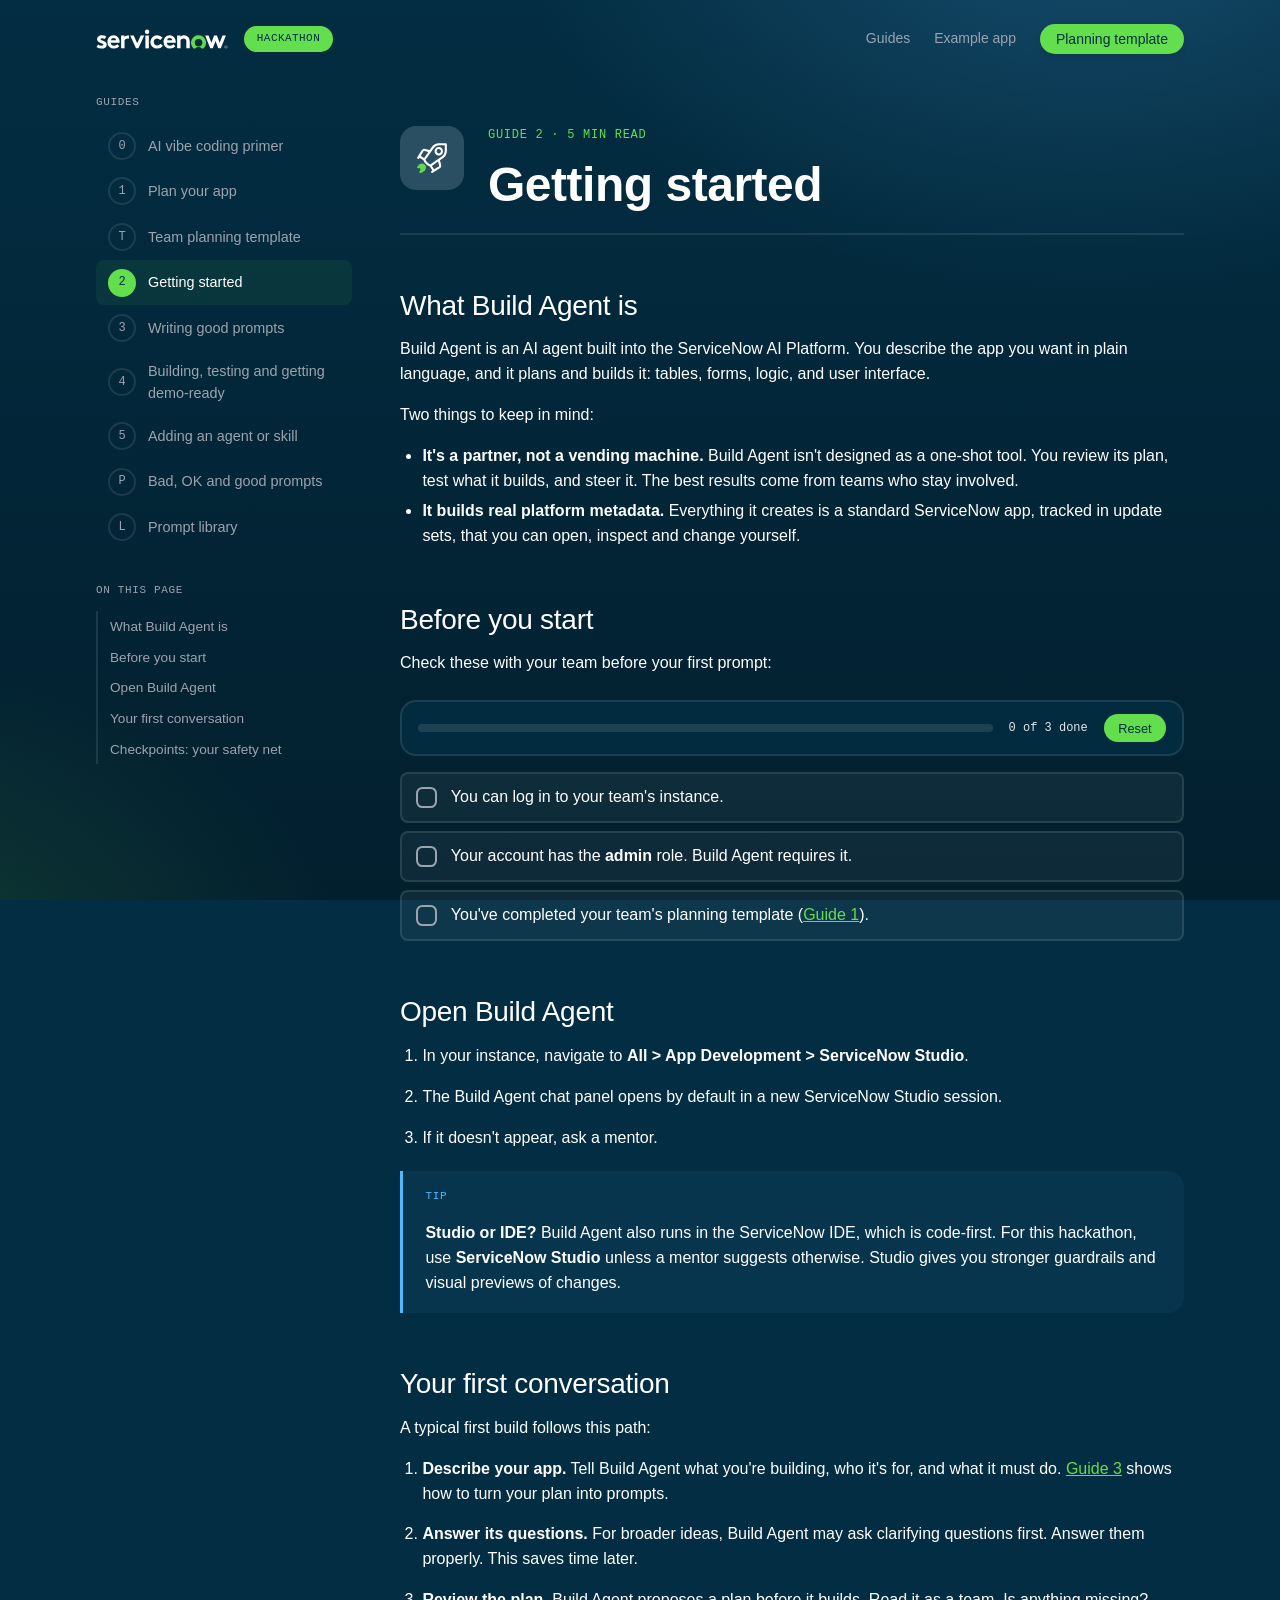
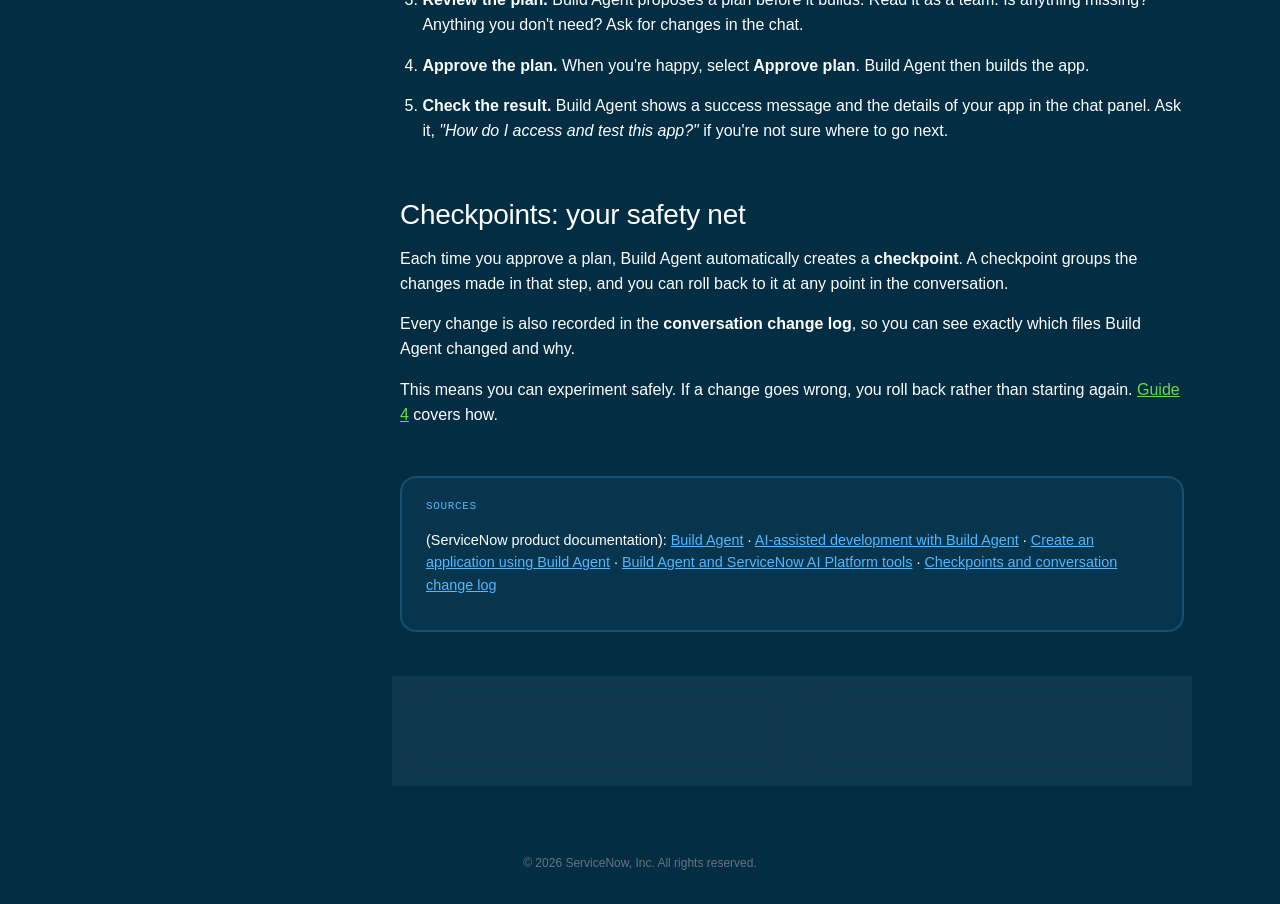
<file: 02-getting-started.html>
<!DOCTYPE html><html lang="en-GB"><head><meta charset="utf-8">
<meta name="viewport" content="width=device-width, initial-scale=1">
<title>Getting started | Build Agent hackathon</title>
<meta name="description" content="Guides for planning, building and demoing an app with ServiceNow Build Agent at a hackathon.">
<link rel="stylesheet" href="assets/style.css"></head><body data-page="02-getting-started"><div class="container"><header class="site"><a class="brand" href="index.html" aria-label="Build Agent hackathon home"><svg xmlns="http://www.w3.org/2000/svg" width="132" height="20" viewBox="0 0 132 20"><path d="M32.022,6.391a5.626,5.626,0,0,0-3.61,1.3V6.523H25.119V19.35h3.425v-8.2a4.073,4.073,0,0,1,3.109-1.588,3.494,3.494,0,0,1,1.374.206V6.479a5.851,5.851,0,0,0-1.005-.088" fill="#ffffff" fill-rule="evenodd"/><path d="M2.16,15.436a5.369,5.369,0,0,0,3.5,1.269c.922,0,1.633-.45,1.633-1.084,0-1.931-6.191-1.243-6.191-5.369,0-2.459,2.371-3.993,4.9-3.993a7.9,7.9,0,0,1,4.32,1.3L8.72,10.04a4.3,4.3,0,0,0-2.45-.872c-.948,0-1.739.37-1.739,1.031,0,1.666,6.192,1.005,6.192,5.448,0,2.46-2.4,3.967-5.085,3.967A8.815,8.815,0,0,1,.5,17.9Z" fill="#ffffff" fill-rule="evenodd"/><path d="M23.657,12.817c0-3.57-2.5-6.558-6.034-6.558-3.794,0-6.218,3.12-6.218,6.691A6.4,6.4,0,0,0,18.1,19.614a6.919,6.919,0,0,0,5.243-2.3l-1.95-1.957a4.515,4.515,0,0,1-3.214,1.481A3.36,3.36,0,0,1,14.725,13.8h8.853A5.735,5.735,0,0,0,23.657,12.817Zm-8.774-1.533a2.775,2.775,0,0,1,2.74-2.248,2.552,2.552,0,0,1,2.53,2.248Z" fill="#ffffff" fill-rule="evenodd"/><polygon points="41.19 14.351 44.694 6.523 48.252 6.523 42.376 19.35 40.005 19.35 34.129 6.523 37.686 6.523 41.19 14.351" fill="#ffffff" fill-rule="evenodd"/><path d="M51.128.5A2.2,2.2,0,1,1,48.888,2.7,2.2,2.2,0,0,1,51.128.5" fill="#ffffff" fill-rule="evenodd"/><rect x="49.415" y="6.523" width="3.425" height="12.827" fill="#ffffff"/><path d="M67,16.731a6.766,6.766,0,0,1-5.8,2.883,6.68,6.68,0,1,1,.026-13.355,6.808,6.808,0,0,1,5.375,2.565l-2.424,2.142a3.7,3.7,0,0,0-2.951-1.534A3.433,3.433,0,0,0,57.78,12.95a3.383,3.383,0,0,0,3.531,3.49,3.741,3.741,0,0,0,3.056-1.692Z" fill="#ffffff" fill-rule="evenodd"/><path d="M79.442,17.313a6.918,6.918,0,0,1-5.243,2.3,6.4,6.4,0,0,1-6.692-6.664c0-3.571,2.424-6.691,6.218-6.691,3.53,0,6.033,2.988,6.033,6.558a5.635,5.635,0,0,1-.079.979H70.826a3.36,3.36,0,0,0,3.452,3.041,4.52,4.52,0,0,0,3.215-1.481Zm-3.188-6.029a2.551,2.551,0,0,0-2.529-2.248,2.774,2.774,0,0,0-2.74,2.248Z" fill="#ffffff" fill-rule="evenodd"/><path d="M81.12,19.35V6.523h3.293V7.554a5.625,5.625,0,0,1,3.609-1.295,5.747,5.747,0,0,1,4.427,2.063,6.482,6.482,0,0,1,1.317,4.5V19.35H90.341v-6.8a3.11,3.11,0,0,0-.764-2.407,2.69,2.69,0,0,0-1.923-.714,4.076,4.076,0,0,0-3.109,1.587V19.35Z" fill="#ffffff" fill-rule="evenodd"/><path d="M102.586,6.259A7.5,7.5,0,0,0,97.419,19.21a1.481,1.481,0,0,0,1.926.1,5.355,5.355,0,0,1,6.394,0,1.485,1.485,0,0,0,1.937-.113,7.5,7.5,0,0,0-5.09-12.94M102.542,17.5a3.637,3.637,0,0,1-3.734-3.733,3.734,3.734,0,1,1,7.468,0,3.637,3.637,0,0,1-3.734,3.733" fill="#62d84e" fill-rule="evenodd"/><polygon points="116.788 19.35 114.237 19.35 109.15 6.523 112.57 6.523 115.359 13.853 118.094 6.523 120.952 6.523 123.662 13.853 126.475 6.523 129.896 6.523 124.809 19.35 122.258 19.35 119.523 12.046 116.788 19.35" fill="#ffffff" fill-rule="evenodd"/><path d="M129.935,17.9h-.289v.543H129.4V16.957h.6a.476.476,0,0,1,.478.478.469.469,0,0,1-.295.432l.338.579h-.268Zm-.289-.219H130a.249.249,0,0,0,0-.5h-.351Z" fill="#ffffff"/><path d="M129.9,16.348a1.379,1.379,0,1,1-1.378,1.379,1.381,1.381,0,0,1,1.378-1.379m0-.218a1.6,1.6,0,1,0,1.6,1.6,1.6,1.6,0,0,0-1.6-1.6Z" fill="#ffffff"/></svg><span class="pill">Hackathon</span></a>
<nav class="nav-links"><a href="index.html#guides">Guides</a><a class="hide-sm" href="index.html#example">Example app</a><a href="planning-template.html" class="btn btn-primary btn-small">Planning template</a></nav></header><div class="layout"><aside class="side"><p class="label">Guides</p><ol><li class=""><a href="00-vibe-coding-primer.html"><span class="n">0</span><span class="t">AI vibe coding primer</span></a></li><li class=""><a href="01-plan-your-app.html"><span class="n">1</span><span class="t">Plan your app</span></a></li><li class=""><a href="planning-template.html"><span class="n">T</span><span class="t">Team planning template</span></a></li><li class="on"><a href="02-getting-started.html"><span class="n">2</span><span class="t">Getting started</span></a></li><li class=""><a href="03-writing-good-prompts.html"><span class="n">3</span><span class="t">Writing good prompts</span></a></li><li class=""><a href="04-building-and-iterating.html"><span class="n">4</span><span class="t">Building, testing and getting demo-ready</span></a></li><li class=""><a href="05-adding-an-agent-or-skill.html"><span class="n">5</span><span class="t">Adding an agent or skill</span></a></li><li class=""><a href="prompt-patterns.html"><span class="n">P</span><span class="t">Bad, OK and good prompts</span></a></li><li class=""><a href="prompt-library.html"><span class="n">L</span><span class="t">Prompt library</span></a></li></ol><p class="label">On this page</p><nav class="toc"><a href="#what-build-agent-is">What Build Agent is</a><a href="#before-you-start">Before you start</a><a href="#open-build-agent">Open Build Agent</a><a href="#your-first-conversation">Your first conversation</a><a href="#checkpoints-your-safety-net">Checkpoints: your safety net</a></nav></aside><article><div class="page-hero reveal"><div class="icon-box"><img src="assets/icons/rocketship.svg" alt=""></div><div><p class="eyebrow">Guide 2 &middot; 5 min read</p><h1>Getting started</h1></div></div><div class="prose"><h2 id="what-build-agent-is">What Build Agent is</h2>
<p>Build Agent is an AI agent built into the ServiceNow AI Platform. You describe the app you want in plain language, and it plans and builds it: tables, forms, logic, and user interface.</p>
<p>Two things to keep in mind:</p>
<ul>
<li><strong>It's a partner, not a vending machine.</strong> Build Agent isn't designed as a one-shot tool. You review its plan, test what it builds, and steer it. The best results come from teams who stay involved.</li>
<li><strong>It builds real platform metadata.</strong> Everything it creates is a standard ServiceNow app, tracked in update sets, that you can open, inspect and change yourself.</li>
</ul>
<h2 id="before-you-start">Before you start</h2>
<p>Check these with your team before your first prompt:</p>
<div class="progress" aria-live="polite"><div class="track"><div class="fill"></div></div><span class="count"></span><span class="status status-pass ready">Ready to start</span><button class="copy" type="button" data-reset-checks>Reset</button></div><ul class="checklist">
<li><label><input type="checkbox"><span>You can log in to your team's instance.</span></label></li>
<li><label><input type="checkbox"><span>Your account has the <strong>admin</strong> role. Build Agent requires it.</span></label></li>
<li><label><input type="checkbox"><span>You've completed your team's planning template (<a href="01-plan-your-app.html">Guide 1</a>).</span></label></li>
</ul>
<h2 id="open-build-agent">Open Build Agent</h2>
<ol>
<li>
<p>In your instance, navigate to <strong>All &gt; App Development &gt; ServiceNow Studio</strong>.</p>
</li>
<li>
<p>The Build Agent chat panel opens by default in a new ServiceNow Studio session.</p>
</li>
<li>If it doesn't appear, ask a mentor.</li>
</ol>
<div class="callout callout-info"><div class="callout-label">Tip</div>
<p><strong>Studio or IDE?</strong> Build Agent also runs in the ServiceNow IDE, which is code-first. For this hackathon, use <strong>ServiceNow Studio</strong> unless a mentor suggests otherwise. Studio gives you stronger guardrails and visual previews of changes.</p>
</div>
<h2 id="your-first-conversation">Your first conversation</h2>
<p>A typical first build follows this path:</p>
<ol>
<li>
<p><strong>Describe your app.</strong> Tell Build Agent what you're building, who it's for, and what it must do. <a href="03-writing-good-prompts.html">Guide 3</a> shows how to turn your plan into prompts.</p>
</li>
<li>
<p><strong>Answer its questions.</strong> For broader ideas, Build Agent may ask clarifying questions first. Answer them properly. This saves time later.</p>
</li>
<li>
<p><strong>Review the plan.</strong> Build Agent proposes a plan before it builds. Read it as a team. Is anything missing? Anything you don't need? Ask for changes in the chat.</p>
</li>
<li>
<p><strong>Approve the plan.</strong> When you're happy, select <strong>Approve plan</strong>. Build Agent then builds the app.</p>
</li>
<li><strong>Check the result.</strong> Build Agent shows a success message and the details of your app in the chat panel. Ask it, <em>"How do I access and test this app?"</em> if you're not sure where to go next.</li>
</ol>
<h2 id="checkpoints-your-safety-net">Checkpoints: your safety net</h2>
<p>Each time you approve a plan, Build Agent automatically creates a <strong>checkpoint</strong>. A checkpoint groups the changes made in that step, and you can roll back to it at any point in the conversation.</p>
<p>Every change is also recorded in the <strong>conversation change log</strong>, so you can see exactly which files Build Agent changed and why.</p>
<p>This means you can experiment safely. If a change goes wrong, you roll back rather than starting again. <a href="04-building-and-iterating.html">Guide 4</a> covers how.</p><div class="sources"><div class="callout-label">Sources</div><p>(ServiceNow product documentation):
<a href="https://www.servicenow.com/docs/r/application-development/build-agent.html">Build Agent</a> ·
<a href="https://www.servicenow.com/docs/r/guL1zqmJkV9eywMq_6qu~w/OzryCi7u7k677gU0rX7mLA">AI-assisted development with Build Agent</a> ·
<a href="https://www.servicenow.com/docs/r/guL1zqmJkV9eywMq_6qu~w/UleTyvUoijoVlKctk4womg">Create an application using Build Agent</a> ·
<a href="https://www.servicenow.com/docs/r/guL1zqmJkV9eywMq_6qu~w/B68~N2F~GnogPIaVMB2XLQ">Build Agent and ServiceNow AI Platform tools</a> ·
<a href="https://www.servicenow.com/docs/r/guL1zqmJkV9eywMq_6qu~w/qkjUVThWXtpy9tSVy~piDg">Checkpoints and conversation change log</a></p></div></div><nav class="pager"><a class="card prev" href="planning-template.html"><div class="dir">Previous</div><div class="t">Team planning template</div></a><a class="card next" href="03-writing-good-prompts.html"><div class="dir">Next</div><div class="t">Writing good prompts</div></a></nav></article></div></div><footer class="site">&copy; 2026 ServiceNow, Inc. All rights reserved.</footer><script src="assets/site.js"></script></body></html>
</file>
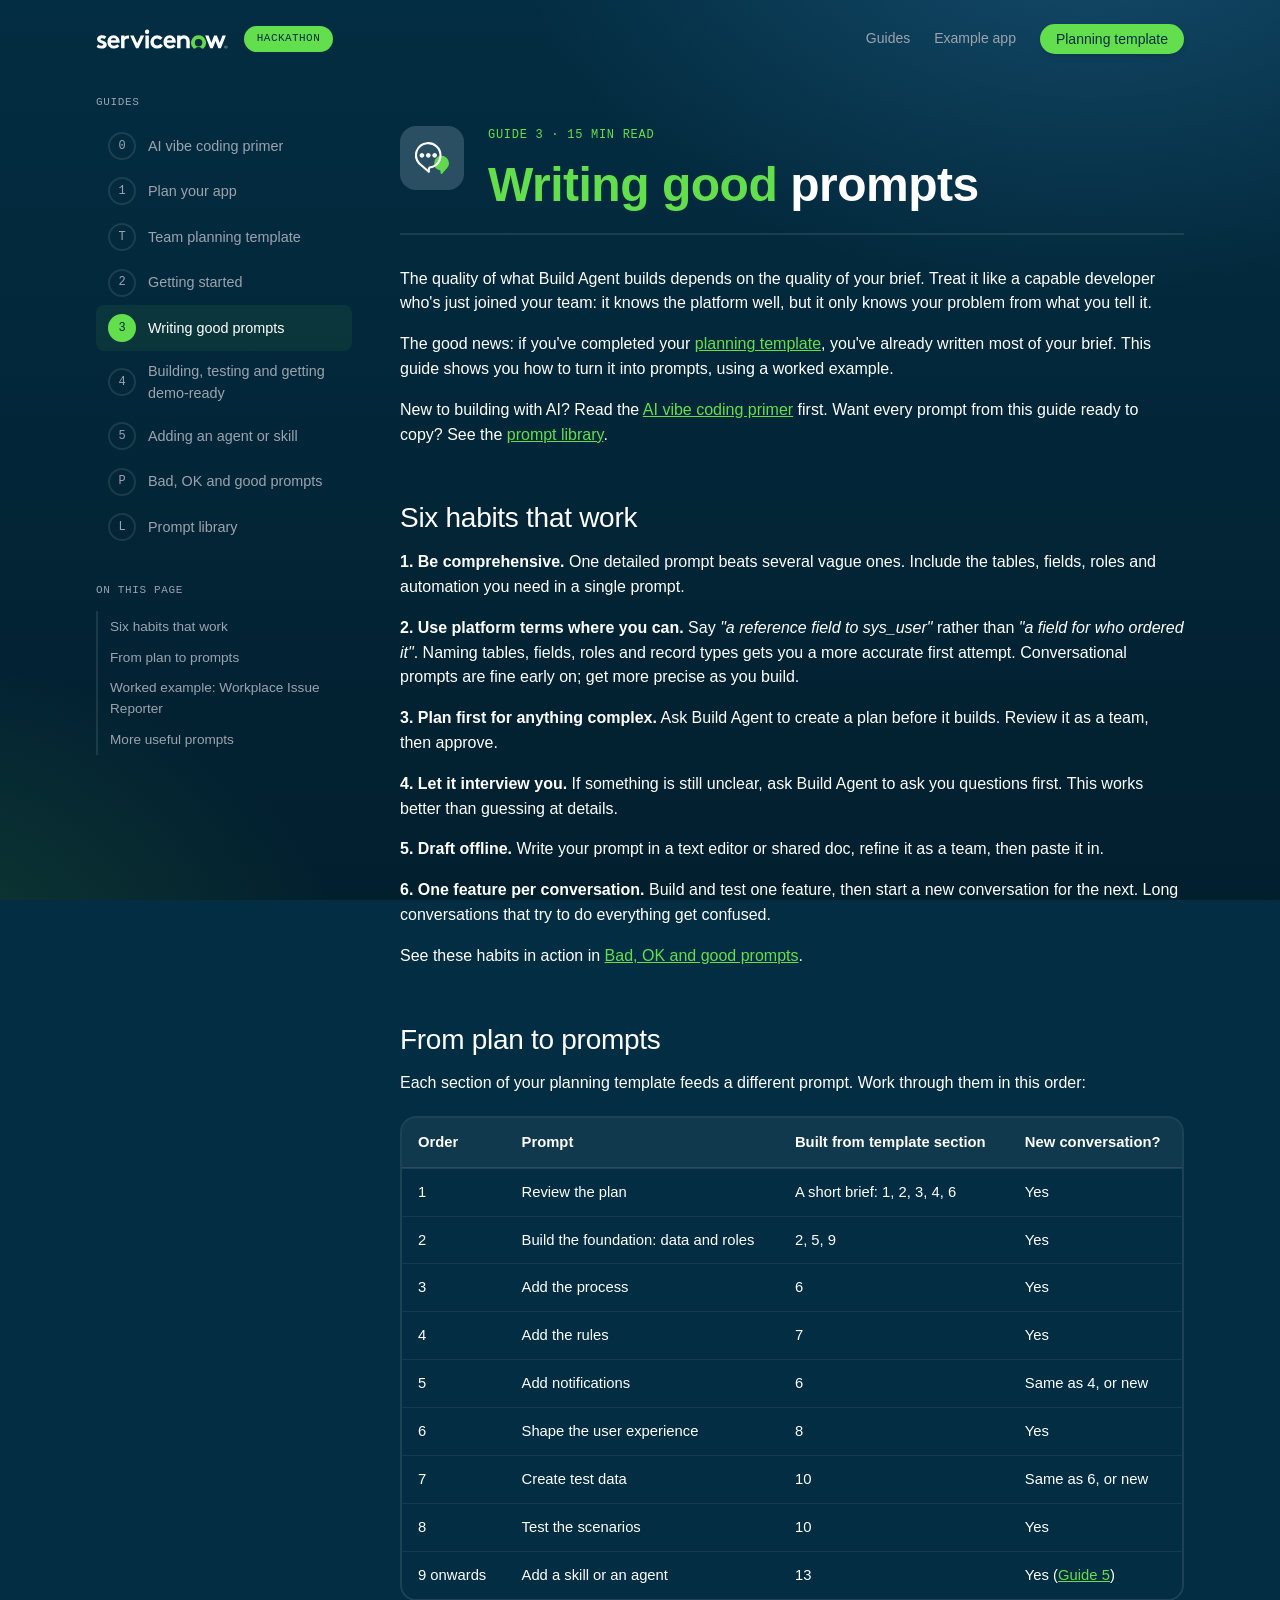
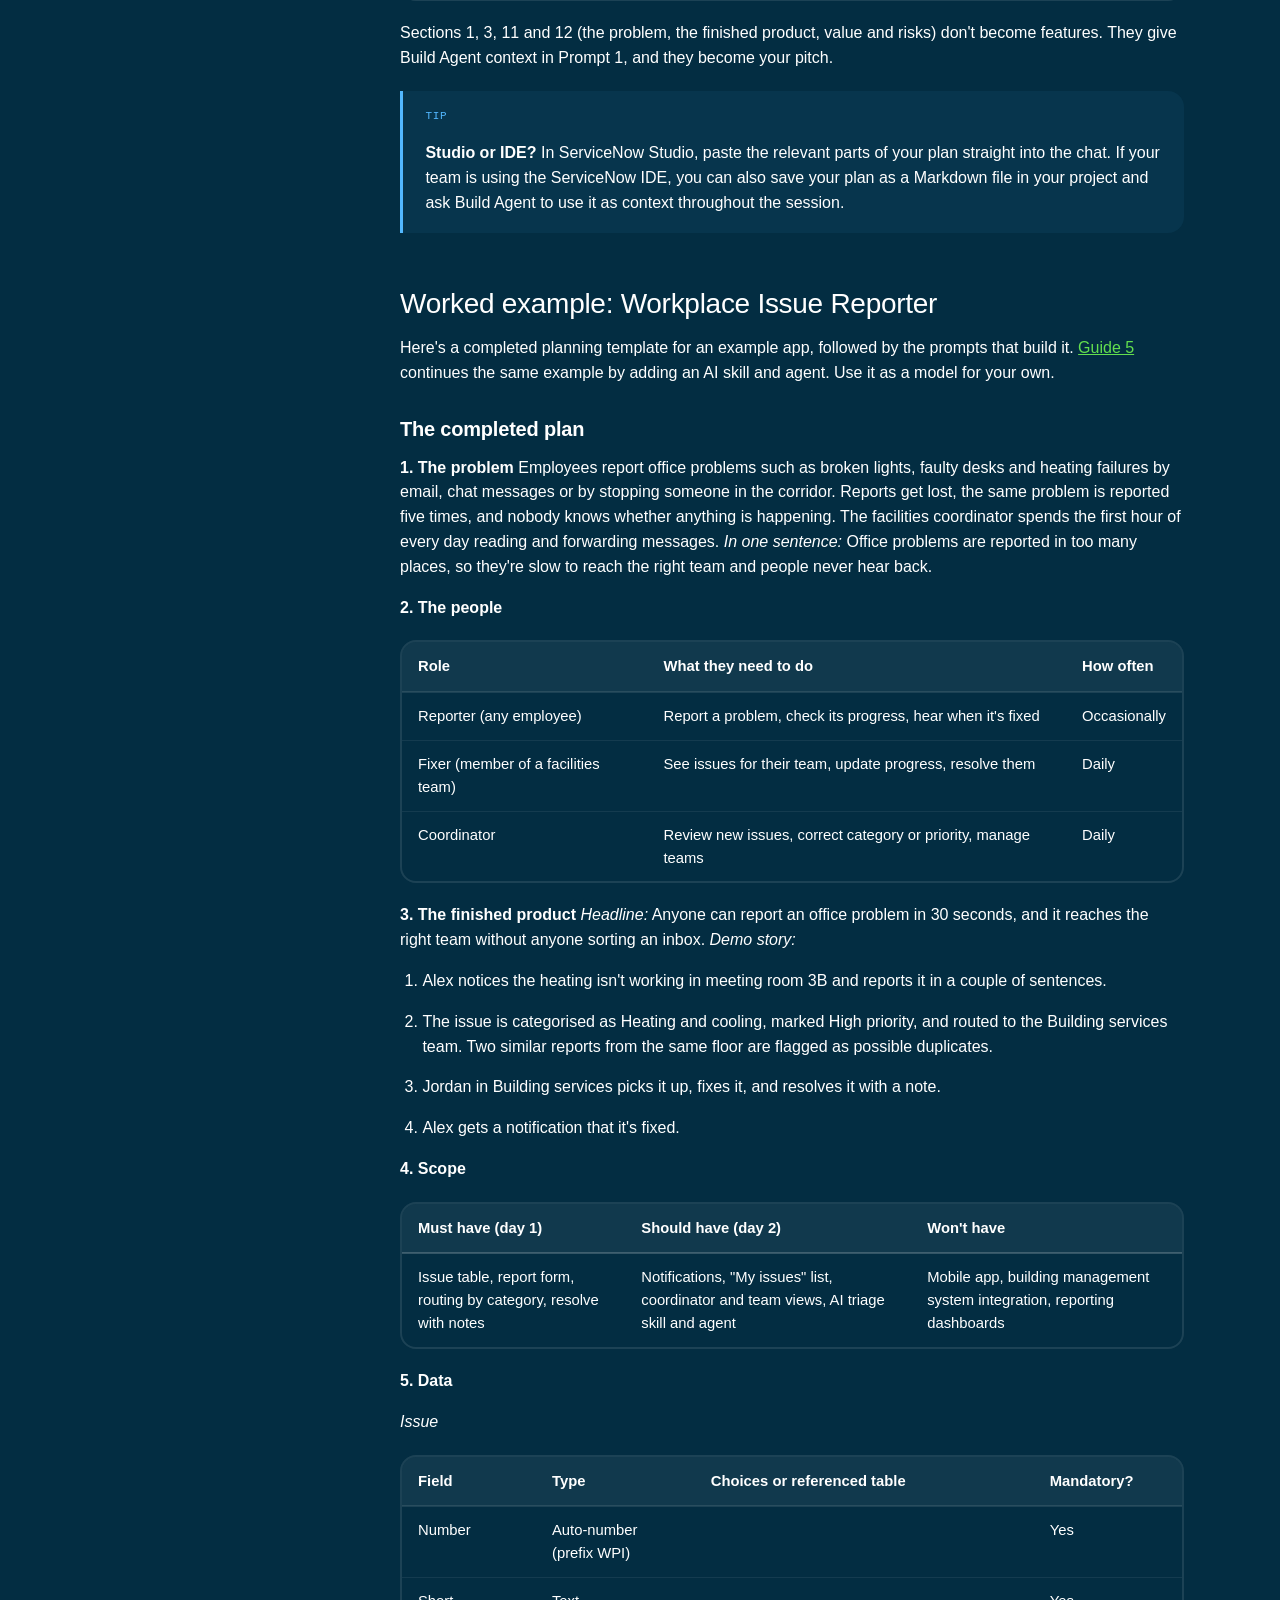
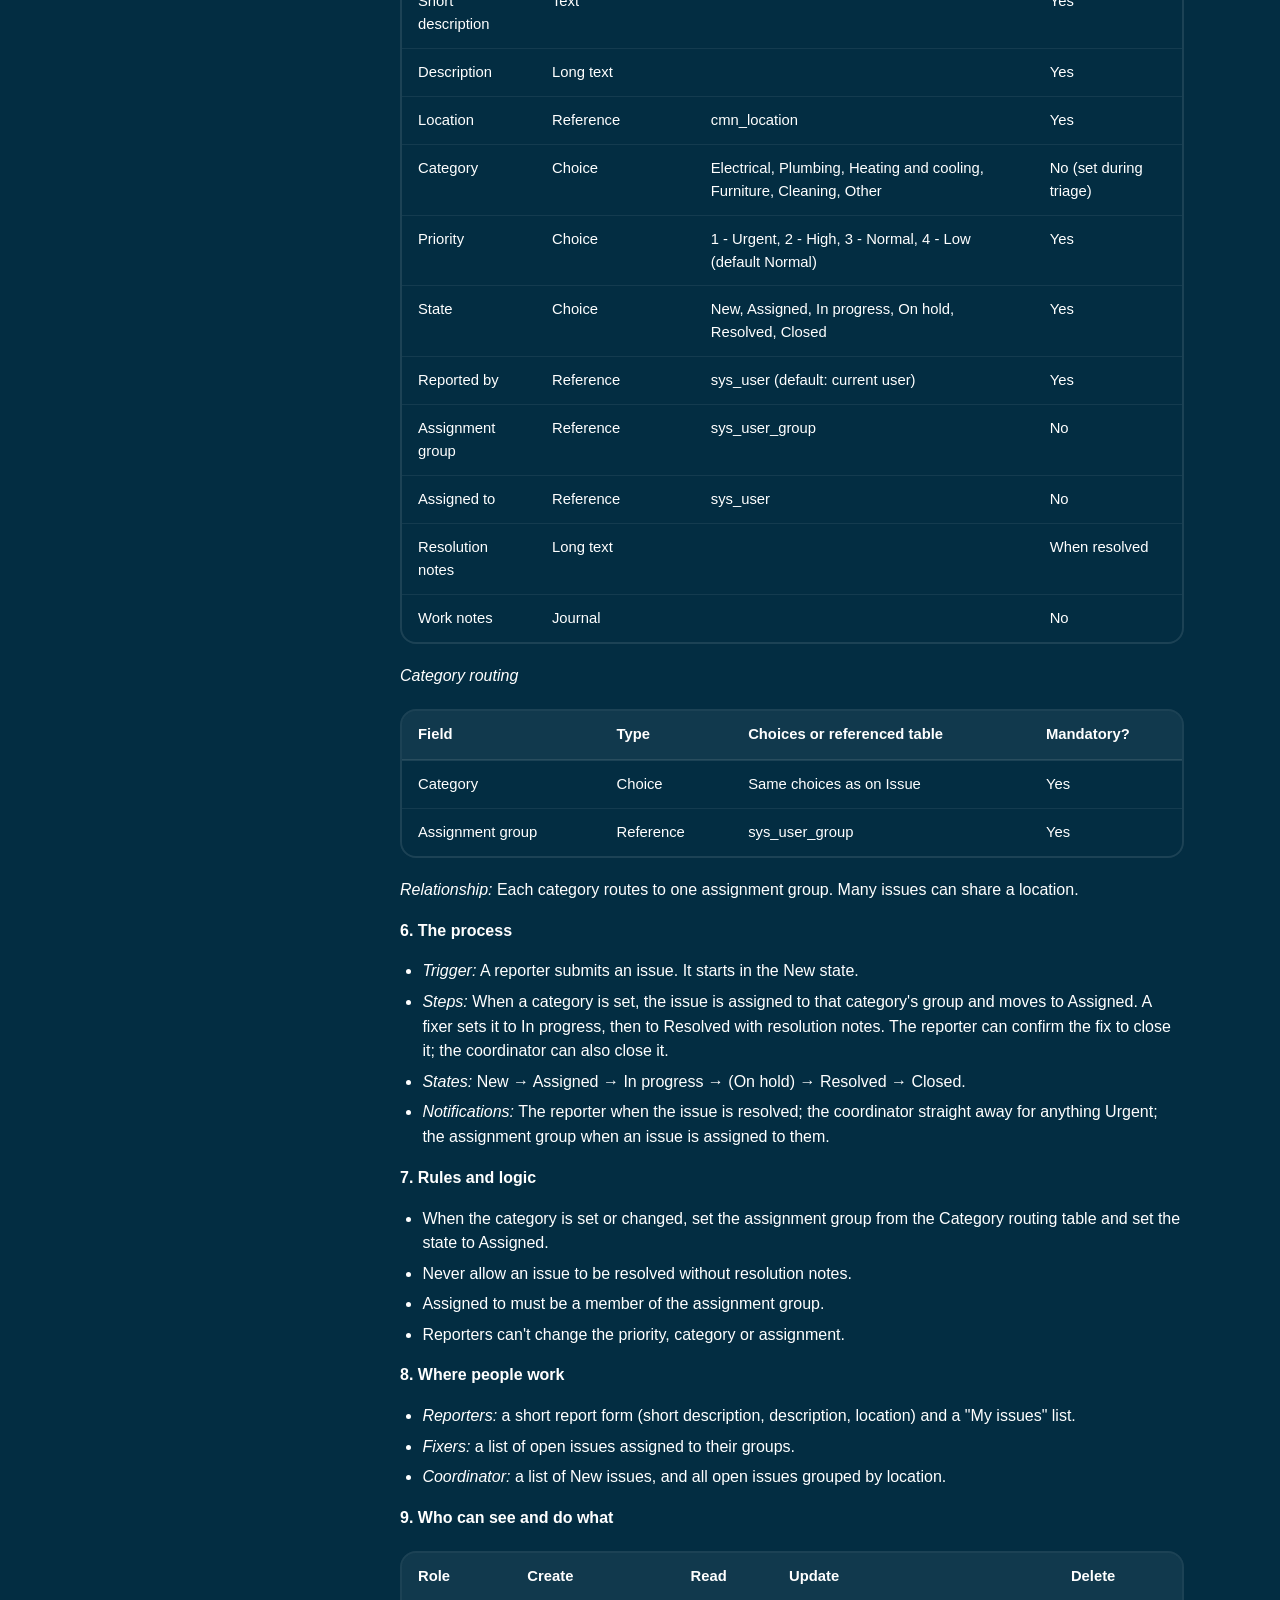
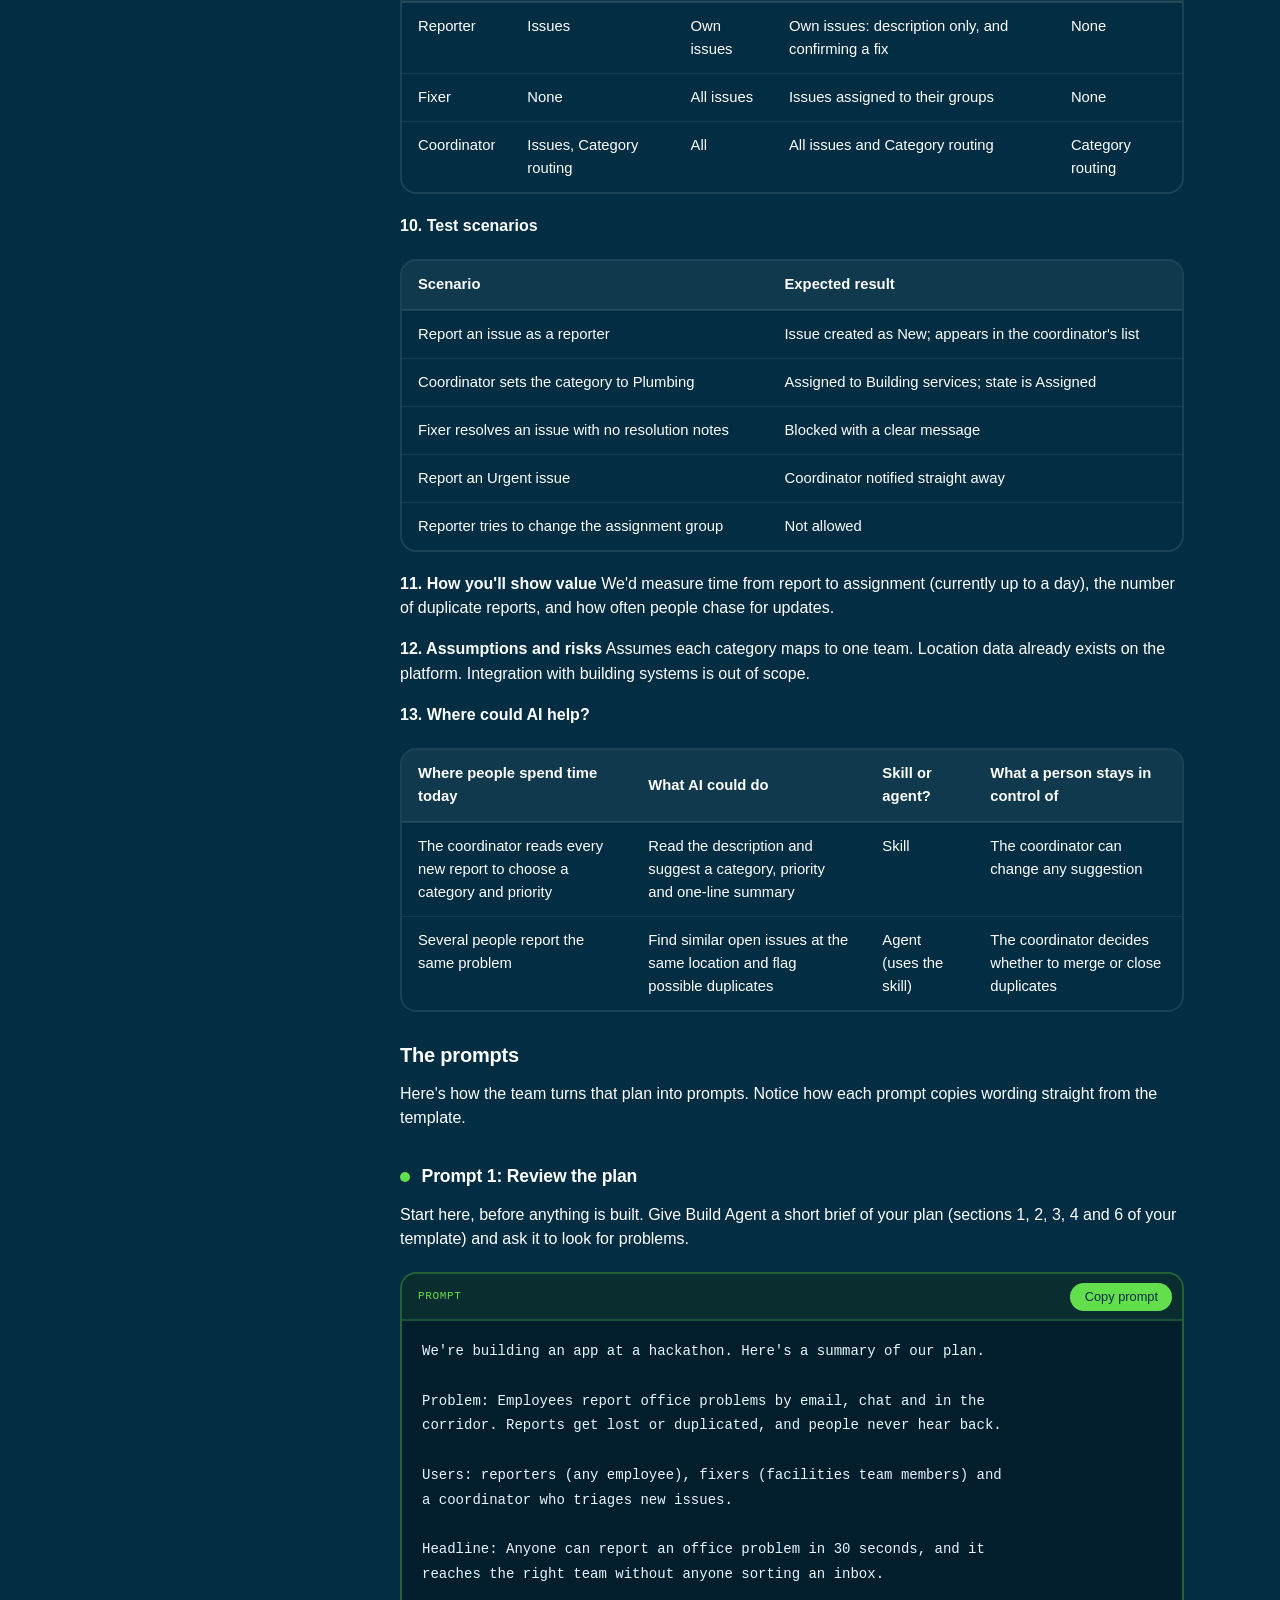
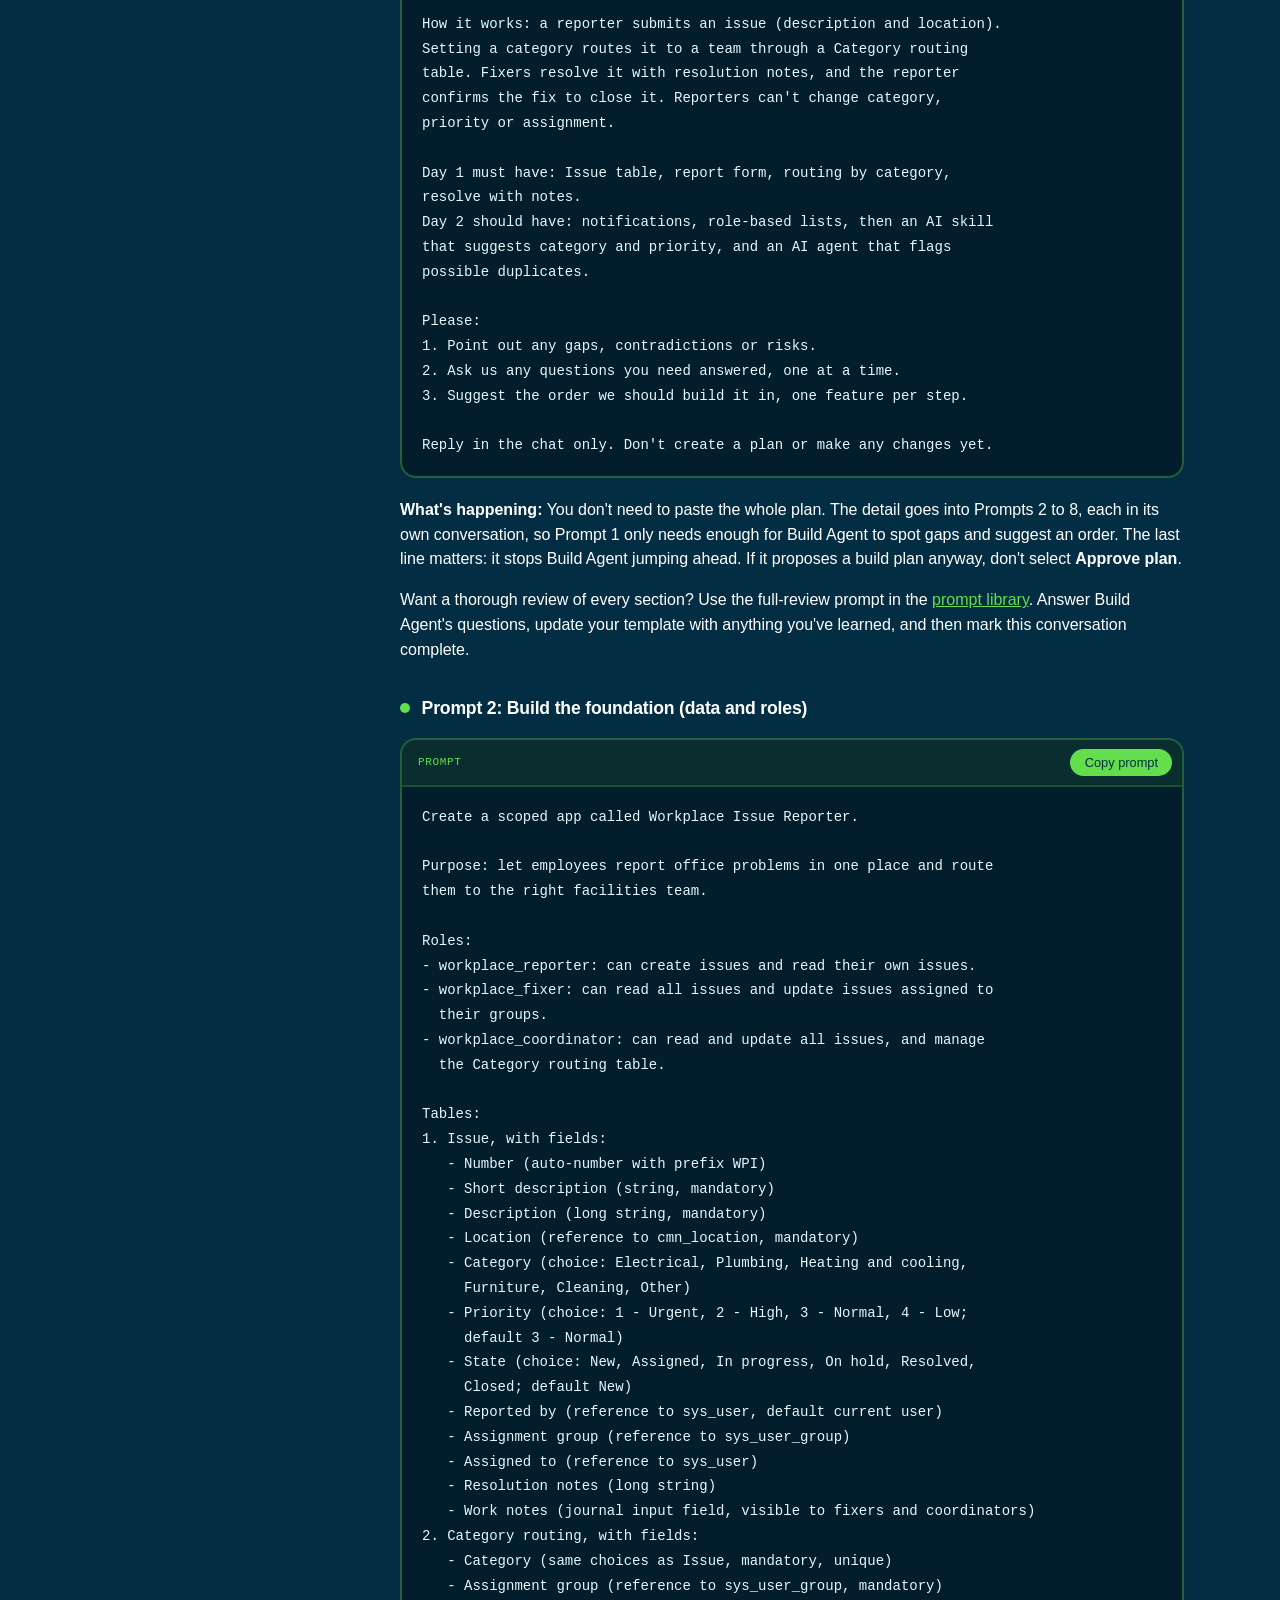
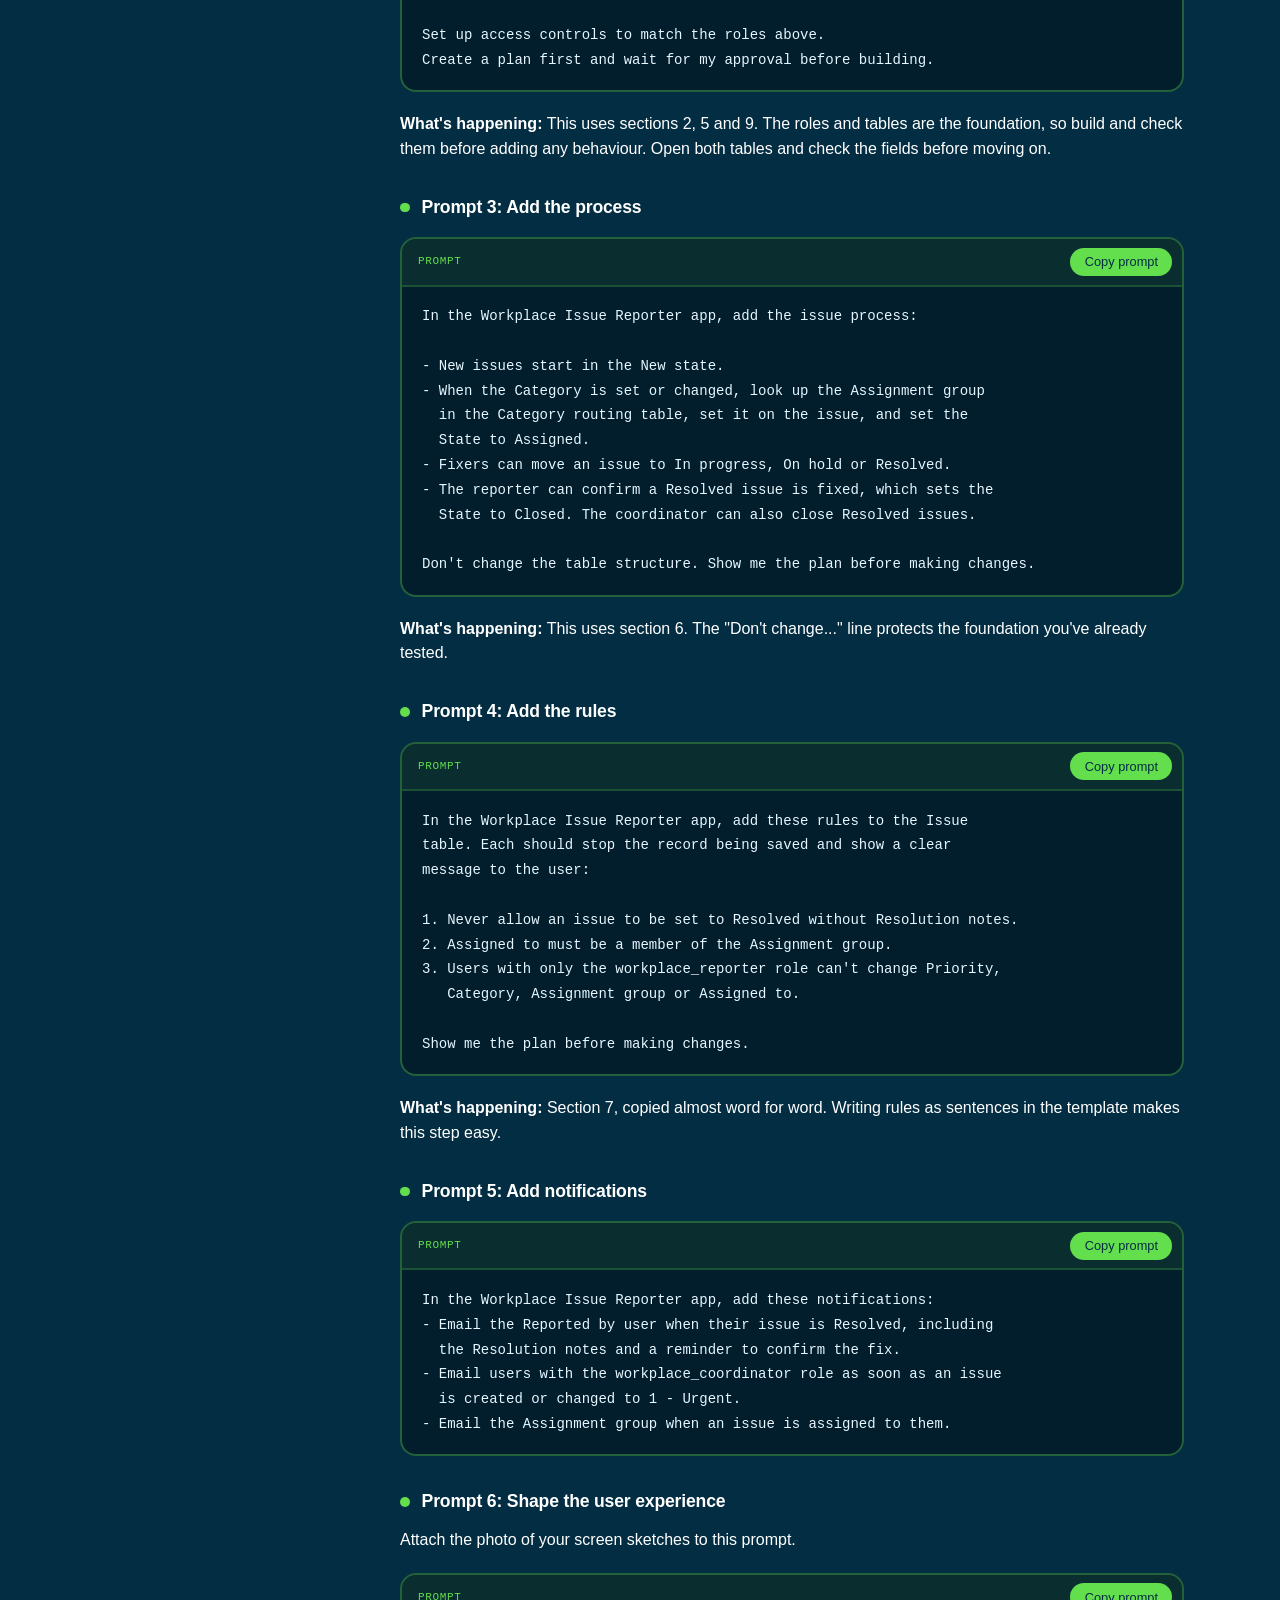
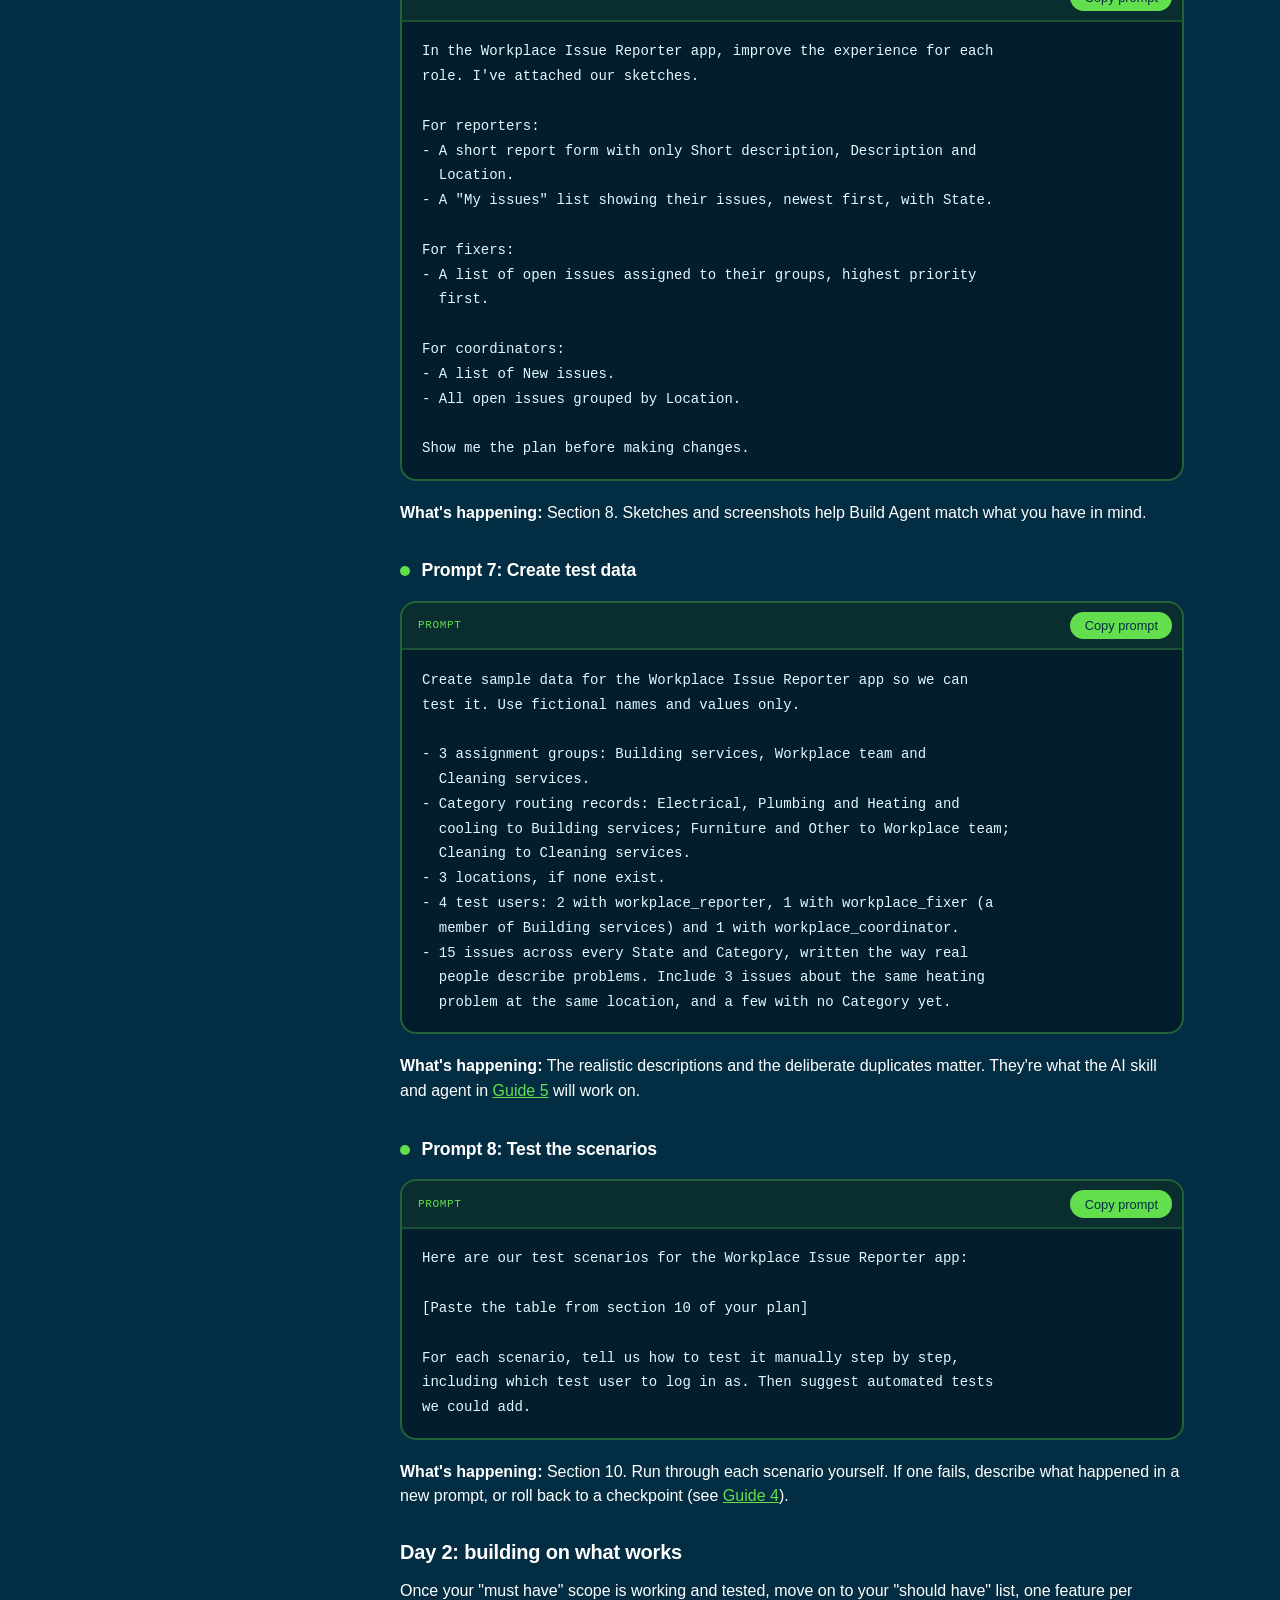
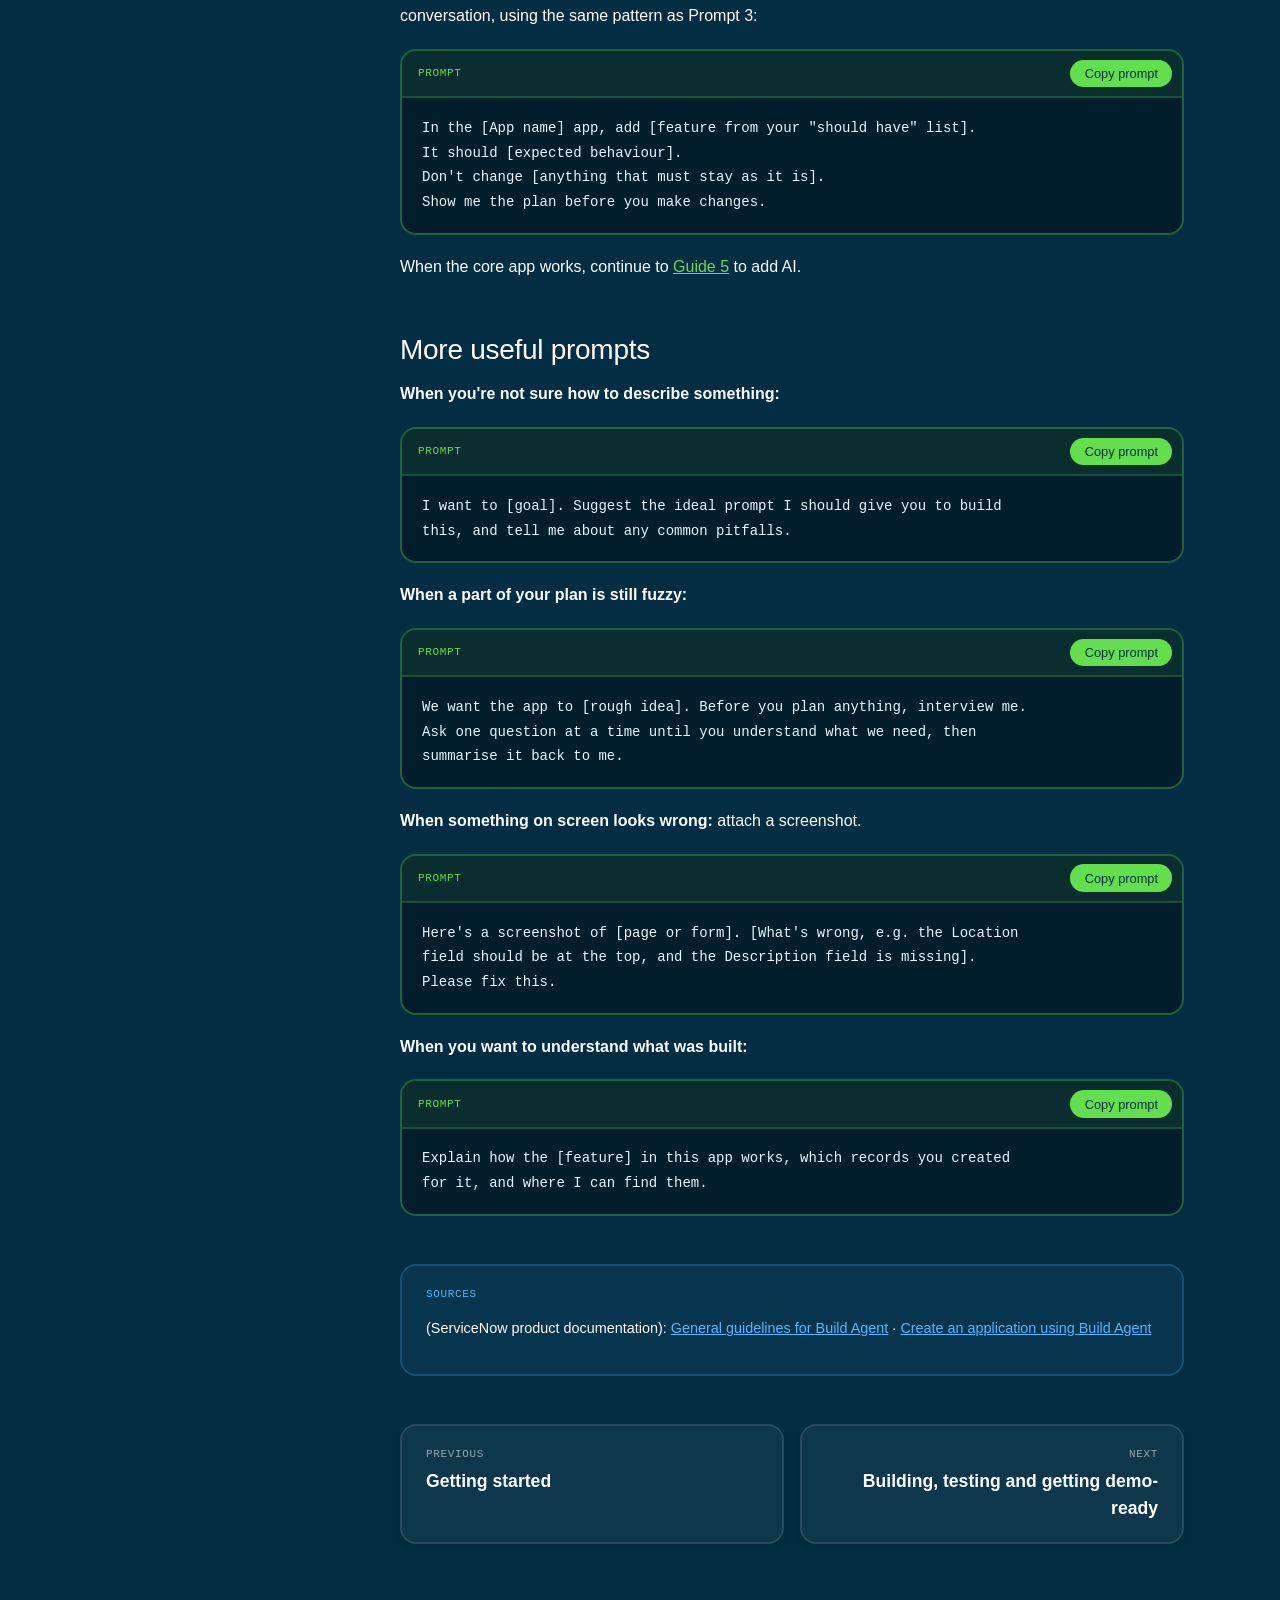
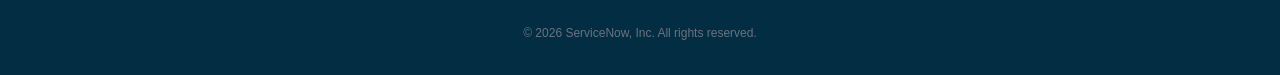
<file: 03-writing-good-prompts.html>
<!DOCTYPE html><html lang="en-GB"><head><meta charset="utf-8">
<meta name="viewport" content="width=device-width, initial-scale=1">
<title>Writing good prompts | Build Agent hackathon</title>
<meta name="description" content="Guides for planning, building and demoing an app with ServiceNow Build Agent at a hackathon.">
<link rel="stylesheet" href="assets/style.css"></head><body data-page="03-writing-good-prompts"><div class="container"><header class="site"><a class="brand" href="index.html" aria-label="Build Agent hackathon home"><svg xmlns="http://www.w3.org/2000/svg" width="132" height="20" viewBox="0 0 132 20"><path d="M32.022,6.391a5.626,5.626,0,0,0-3.61,1.3V6.523H25.119V19.35h3.425v-8.2a4.073,4.073,0,0,1,3.109-1.588,3.494,3.494,0,0,1,1.374.206V6.479a5.851,5.851,0,0,0-1.005-.088" fill="#ffffff" fill-rule="evenodd"/><path d="M2.16,15.436a5.369,5.369,0,0,0,3.5,1.269c.922,0,1.633-.45,1.633-1.084,0-1.931-6.191-1.243-6.191-5.369,0-2.459,2.371-3.993,4.9-3.993a7.9,7.9,0,0,1,4.32,1.3L8.72,10.04a4.3,4.3,0,0,0-2.45-.872c-.948,0-1.739.37-1.739,1.031,0,1.666,6.192,1.005,6.192,5.448,0,2.46-2.4,3.967-5.085,3.967A8.815,8.815,0,0,1,.5,17.9Z" fill="#ffffff" fill-rule="evenodd"/><path d="M23.657,12.817c0-3.57-2.5-6.558-6.034-6.558-3.794,0-6.218,3.12-6.218,6.691A6.4,6.4,0,0,0,18.1,19.614a6.919,6.919,0,0,0,5.243-2.3l-1.95-1.957a4.515,4.515,0,0,1-3.214,1.481A3.36,3.36,0,0,1,14.725,13.8h8.853A5.735,5.735,0,0,0,23.657,12.817Zm-8.774-1.533a2.775,2.775,0,0,1,2.74-2.248,2.552,2.552,0,0,1,2.53,2.248Z" fill="#ffffff" fill-rule="evenodd"/><polygon points="41.19 14.351 44.694 6.523 48.252 6.523 42.376 19.35 40.005 19.35 34.129 6.523 37.686 6.523 41.19 14.351" fill="#ffffff" fill-rule="evenodd"/><path d="M51.128.5A2.2,2.2,0,1,1,48.888,2.7,2.2,2.2,0,0,1,51.128.5" fill="#ffffff" fill-rule="evenodd"/><rect x="49.415" y="6.523" width="3.425" height="12.827" fill="#ffffff"/><path d="M67,16.731a6.766,6.766,0,0,1-5.8,2.883,6.68,6.68,0,1,1,.026-13.355,6.808,6.808,0,0,1,5.375,2.565l-2.424,2.142a3.7,3.7,0,0,0-2.951-1.534A3.433,3.433,0,0,0,57.78,12.95a3.383,3.383,0,0,0,3.531,3.49,3.741,3.741,0,0,0,3.056-1.692Z" fill="#ffffff" fill-rule="evenodd"/><path d="M79.442,17.313a6.918,6.918,0,0,1-5.243,2.3,6.4,6.4,0,0,1-6.692-6.664c0-3.571,2.424-6.691,6.218-6.691,3.53,0,6.033,2.988,6.033,6.558a5.635,5.635,0,0,1-.079.979H70.826a3.36,3.36,0,0,0,3.452,3.041,4.52,4.52,0,0,0,3.215-1.481Zm-3.188-6.029a2.551,2.551,0,0,0-2.529-2.248,2.774,2.774,0,0,0-2.74,2.248Z" fill="#ffffff" fill-rule="evenodd"/><path d="M81.12,19.35V6.523h3.293V7.554a5.625,5.625,0,0,1,3.609-1.295,5.747,5.747,0,0,1,4.427,2.063,6.482,6.482,0,0,1,1.317,4.5V19.35H90.341v-6.8a3.11,3.11,0,0,0-.764-2.407,2.69,2.69,0,0,0-1.923-.714,4.076,4.076,0,0,0-3.109,1.587V19.35Z" fill="#ffffff" fill-rule="evenodd"/><path d="M102.586,6.259A7.5,7.5,0,0,0,97.419,19.21a1.481,1.481,0,0,0,1.926.1,5.355,5.355,0,0,1,6.394,0,1.485,1.485,0,0,0,1.937-.113,7.5,7.5,0,0,0-5.09-12.94M102.542,17.5a3.637,3.637,0,0,1-3.734-3.733,3.734,3.734,0,1,1,7.468,0,3.637,3.637,0,0,1-3.734,3.733" fill="#62d84e" fill-rule="evenodd"/><polygon points="116.788 19.35 114.237 19.35 109.15 6.523 112.57 6.523 115.359 13.853 118.094 6.523 120.952 6.523 123.662 13.853 126.475 6.523 129.896 6.523 124.809 19.35 122.258 19.35 119.523 12.046 116.788 19.35" fill="#ffffff" fill-rule="evenodd"/><path d="M129.935,17.9h-.289v.543H129.4V16.957h.6a.476.476,0,0,1,.478.478.469.469,0,0,1-.295.432l.338.579h-.268Zm-.289-.219H130a.249.249,0,0,0,0-.5h-.351Z" fill="#ffffff"/><path d="M129.9,16.348a1.379,1.379,0,1,1-1.378,1.379,1.381,1.381,0,0,1,1.378-1.379m0-.218a1.6,1.6,0,1,0,1.6,1.6,1.6,1.6,0,0,0-1.6-1.6Z" fill="#ffffff"/></svg><span class="pill">Hackathon</span></a>
<nav class="nav-links"><a href="index.html#guides">Guides</a><a class="hide-sm" href="index.html#example">Example app</a><a href="planning-template.html" class="btn btn-primary btn-small">Planning template</a></nav></header><div class="layout"><aside class="side"><p class="label">Guides</p><ol><li class=""><a href="00-vibe-coding-primer.html"><span class="n">0</span><span class="t">AI vibe coding primer</span></a></li><li class=""><a href="01-plan-your-app.html"><span class="n">1</span><span class="t">Plan your app</span></a></li><li class=""><a href="planning-template.html"><span class="n">T</span><span class="t">Team planning template</span></a></li><li class=""><a href="02-getting-started.html"><span class="n">2</span><span class="t">Getting started</span></a></li><li class="on"><a href="03-writing-good-prompts.html"><span class="n">3</span><span class="t">Writing good prompts</span></a></li><li class=""><a href="04-building-and-iterating.html"><span class="n">4</span><span class="t">Building, testing and getting demo-ready</span></a></li><li class=""><a href="05-adding-an-agent-or-skill.html"><span class="n">5</span><span class="t">Adding an agent or skill</span></a></li><li class=""><a href="prompt-patterns.html"><span class="n">P</span><span class="t">Bad, OK and good prompts</span></a></li><li class=""><a href="prompt-library.html"><span class="n">L</span><span class="t">Prompt library</span></a></li></ol><p class="label">On this page</p><nav class="toc"><a href="#six-habits-that-work">Six habits that work</a><a href="#from-plan-to-prompts">From plan to prompts</a><a href="#worked-example-workplace-issue-reporter">Worked example: Workplace Issue Reporter</a><a href="#more-useful-prompts">More useful prompts</a></nav></aside><article><div class="page-hero reveal"><div class="icon-box"><img src="assets/icons/chat.svg" alt=""></div><div><p class="eyebrow">Guide 3 &middot; 15 min read</p><h1><span class="g">Writing good</span> prompts</h1></div></div><div class="prose"><p>The quality of what Build Agent builds depends on the quality of your brief. Treat it like a capable developer who's just joined your team: it knows the platform well, but it only knows your problem from what you tell it.</p>
<p>The good news: if you've completed your <a href="planning-template.html">planning template</a>, you've already written most of your brief. This guide shows you how to turn it into prompts, using a worked example.</p>
<p>New to building with AI? Read the <a href="00-vibe-coding-primer.html">AI vibe coding primer</a> first. Want every prompt from this guide ready to copy? See the <a href="prompt-library.html">prompt library</a>.</p>
<h2 id="six-habits-that-work">Six habits that work</h2>
<p><strong>1. Be comprehensive.</strong> One detailed prompt beats several vague ones. Include the tables, fields, roles and automation you need in a single prompt.</p>
<p><strong>2. Use platform terms where you can.</strong> Say <em>"a reference field to sys_user"</em> rather than <em>"a field for who ordered it"</em>. Naming tables, fields, roles and record types gets you a more accurate first attempt. Conversational prompts are fine early on; get more precise as you build.</p>
<p><strong>3. Plan first for anything complex.</strong> Ask Build Agent to create a plan before it builds. Review it as a team, then approve.</p>
<p><strong>4. Let it interview you.</strong> If something is still unclear, ask Build Agent to ask you questions first. This works better than guessing at details.</p>
<p><strong>5. Draft offline.</strong> Write your prompt in a text editor or shared doc, refine it as a team, then paste it in.</p>
<p><strong>6. One feature per conversation.</strong> Build and test one feature, then start a new conversation for the next. Long conversations that try to do everything get confused.</p>
<p>See these habits in action in <a href="prompt-patterns.html">Bad, OK and good prompts</a>.</p>
<h2 id="from-plan-to-prompts">From plan to prompts</h2>
<p>Each section of your planning template feeds a different prompt. Work through them in this order:</p>
<div class="table-wrap"><table>
<thead>
<tr>
<th>Order</th>
<th>Prompt</th>
<th>Built from template section</th>
<th>New conversation?</th>
</tr>
</thead>
<tbody>
<tr>
<td>1</td>
<td>Review the plan</td>
<td>A short brief: 1, 2, 3, 4, 6</td>
<td>Yes</td>
</tr>
<tr>
<td>2</td>
<td>Build the foundation: data and roles</td>
<td>2, 5, 9</td>
<td>Yes</td>
</tr>
<tr>
<td>3</td>
<td>Add the process</td>
<td>6</td>
<td>Yes</td>
</tr>
<tr>
<td>4</td>
<td>Add the rules</td>
<td>7</td>
<td>Yes</td>
</tr>
<tr>
<td>5</td>
<td>Add notifications</td>
<td>6</td>
<td>Same as 4, or new</td>
</tr>
<tr>
<td>6</td>
<td>Shape the user experience</td>
<td>8</td>
<td>Yes</td>
</tr>
<tr>
<td>7</td>
<td>Create test data</td>
<td>10</td>
<td>Same as 6, or new</td>
</tr>
<tr>
<td>8</td>
<td>Test the scenarios</td>
<td>10</td>
<td>Yes</td>
</tr>
<tr>
<td>9 onwards</td>
<td>Add a skill or an agent</td>
<td>13</td>
<td>Yes (<a href="05-adding-an-agent-or-skill.html">Guide 5</a>)</td>
</tr>
</tbody>
</table></div>
<p>Sections 1, 3, 11 and 12 (the problem, the finished product, value and risks) don't become features. They give Build Agent context in Prompt 1, and they become your pitch.</p>
<div class="callout callout-info"><div class="callout-label">Tip</div>
<p><strong>Studio or IDE?</strong> In ServiceNow Studio, paste the relevant parts of your plan straight into the chat. If your team is using the ServiceNow IDE, you can also save your plan as a Markdown file in your project and ask Build Agent to use it as context throughout the session.</p>
</div>
<h2 id="worked-example-workplace-issue-reporter">Worked example: Workplace Issue Reporter</h2>
<p>Here's a completed planning template for an example app, followed by the prompts that build it. <a href="05-adding-an-agent-or-skill.html">Guide 5</a> continues the same example by adding an AI skill and agent. Use it as a model for your own.</p>
<h3 id="the-completed-plan">The completed plan</h3>
<p><strong>1. The problem</strong>
Employees report office problems such as broken lights, faulty desks and heating failures by email, chat messages or by stopping someone in the corridor. Reports get lost, the same problem is reported five times, and nobody knows whether anything is happening. The facilities coordinator spends the first hour of every day reading and forwarding messages.
<em>In one sentence:</em> Office problems are reported in too many places, so they're slow to reach the right team and people never hear back.</p>
<p><strong>2. The people</strong></p>
<div class="table-wrap"><table>
<thead>
<tr>
<th>Role</th>
<th>What they need to do</th>
<th>How often</th>
</tr>
</thead>
<tbody>
<tr>
<td>Reporter (any employee)</td>
<td>Report a problem, check its progress, hear when it's fixed</td>
<td>Occasionally</td>
</tr>
<tr>
<td>Fixer (member of a facilities team)</td>
<td>See issues for their team, update progress, resolve them</td>
<td>Daily</td>
</tr>
<tr>
<td>Coordinator</td>
<td>Review new issues, correct category or priority, manage teams</td>
<td>Daily</td>
</tr>
</tbody>
</table></div>
<p><strong>3. The finished product</strong>
<em>Headline:</em> Anyone can report an office problem in 30 seconds, and it reaches the right team without anyone sorting an inbox.
<em>Demo story:</em></p>
<ol>
<li>Alex notices the heating isn't working in meeting room 3B and reports it in a couple of sentences.</li>
<li>
<p>The issue is categorised as Heating and cooling, marked High priority, and routed to the Building services team. Two similar reports from the same floor are flagged as possible duplicates.</p>
</li>
<li>
<p>Jordan in Building services picks it up, fixes it, and resolves it with a note.</p>
</li>
<li>Alex gets a notification that it's fixed.</li>
</ol>
<p><strong>4. Scope</strong></p>
<div class="table-wrap"><table>
<thead>
<tr>
<th>Must have (day 1)</th>
<th>Should have (day 2)</th>
<th>Won't have</th>
</tr>
</thead>
<tbody>
<tr>
<td>Issue table, report form, routing by category, resolve with notes</td>
<td>Notifications, "My issues" list, coordinator and team views, AI triage skill and agent</td>
<td>Mobile app, building management system integration, reporting dashboards</td>
</tr>
</tbody>
</table></div>
<p><strong>5. Data</strong></p>
<p><em>Issue</em></p>
<div class="table-wrap"><table>
<thead>
<tr>
<th>Field</th>
<th>Type</th>
<th>Choices or referenced table</th>
<th>Mandatory?</th>
</tr>
</thead>
<tbody>
<tr>
<td>Number</td>
<td>Auto-number (prefix WPI)</td>
<td></td>
<td>Yes</td>
</tr>
<tr>
<td>Short description</td>
<td>Text</td>
<td></td>
<td>Yes</td>
</tr>
<tr>
<td>Description</td>
<td>Long text</td>
<td></td>
<td>Yes</td>
</tr>
<tr>
<td>Location</td>
<td>Reference</td>
<td>cmn_location</td>
<td>Yes</td>
</tr>
<tr>
<td>Category</td>
<td>Choice</td>
<td>Electrical, Plumbing, Heating and cooling, Furniture, Cleaning, Other</td>
<td>No (set during triage)</td>
</tr>
<tr>
<td>Priority</td>
<td>Choice</td>
<td>1 - Urgent, 2 - High, 3 - Normal, 4 - Low (default Normal)</td>
<td>Yes</td>
</tr>
<tr>
<td>State</td>
<td>Choice</td>
<td>New, Assigned, In progress, On hold, Resolved, Closed</td>
<td>Yes</td>
</tr>
<tr>
<td>Reported by</td>
<td>Reference</td>
<td>sys_user (default: current user)</td>
<td>Yes</td>
</tr>
<tr>
<td>Assignment group</td>
<td>Reference</td>
<td>sys_user_group</td>
<td>No</td>
</tr>
<tr>
<td>Assigned to</td>
<td>Reference</td>
<td>sys_user</td>
<td>No</td>
</tr>
<tr>
<td>Resolution notes</td>
<td>Long text</td>
<td></td>
<td>When resolved</td>
</tr>
<tr>
<td>Work notes</td>
<td>Journal</td>
<td></td>
<td>No</td>
</tr>
</tbody>
</table></div>
<p><em>Category routing</em></p>
<div class="table-wrap"><table>
<thead>
<tr>
<th>Field</th>
<th>Type</th>
<th>Choices or referenced table</th>
<th>Mandatory?</th>
</tr>
</thead>
<tbody>
<tr>
<td>Category</td>
<td>Choice</td>
<td>Same choices as on Issue</td>
<td>Yes</td>
</tr>
<tr>
<td>Assignment group</td>
<td>Reference</td>
<td>sys_user_group</td>
<td>Yes</td>
</tr>
</tbody>
</table></div>
<p><em>Relationship:</em> Each category routes to one assignment group. Many issues can share a location.</p>
<p><strong>6. The process</strong></p>
<ul>
<li><em>Trigger:</em> A reporter submits an issue. It starts in the New state.</li>
<li><em>Steps:</em> When a category is set, the issue is assigned to that category's group and moves to Assigned. A fixer sets it to In progress, then to Resolved with resolution notes. The reporter can confirm the fix to close it; the coordinator can also close it.</li>
<li><em>States:</em> New → Assigned → In progress → (On hold) → Resolved → Closed.</li>
<li><em>Notifications:</em> The reporter when the issue is resolved; the coordinator straight away for anything Urgent; the assignment group when an issue is assigned to them.</li>
</ul>
<p><strong>7. Rules and logic</strong></p>
<ul>
<li>When the category is set or changed, set the assignment group from the Category routing table and set the state to Assigned.</li>
<li>Never allow an issue to be resolved without resolution notes.</li>
<li>Assigned to must be a member of the assignment group.</li>
<li>Reporters can't change the priority, category or assignment.</li>
</ul>
<p><strong>8. Where people work</strong></p>
<ul>
<li><em>Reporters:</em> a short report form (short description, description, location) and a "My issues" list.</li>
<li><em>Fixers:</em> a list of open issues assigned to their groups.</li>
<li><em>Coordinator:</em> a list of New issues, and all open issues grouped by location.</li>
</ul>
<p><strong>9. Who can see and do what</strong></p>
<div class="table-wrap"><table>
<thead>
<tr>
<th>Role</th>
<th>Create</th>
<th>Read</th>
<th>Update</th>
<th>Delete</th>
</tr>
</thead>
<tbody>
<tr>
<td>Reporter</td>
<td>Issues</td>
<td>Own issues</td>
<td>Own issues: description only, and confirming a fix</td>
<td>None</td>
</tr>
<tr>
<td>Fixer</td>
<td>None</td>
<td>All issues</td>
<td>Issues assigned to their groups</td>
<td>None</td>
</tr>
<tr>
<td>Coordinator</td>
<td>Issues, Category routing</td>
<td>All</td>
<td>All issues and Category routing</td>
<td>Category routing</td>
</tr>
</tbody>
</table></div>
<p><strong>10. Test scenarios</strong></p>
<div class="table-wrap"><table>
<thead>
<tr>
<th>Scenario</th>
<th>Expected result</th>
</tr>
</thead>
<tbody>
<tr>
<td>Report an issue as a reporter</td>
<td>Issue created as New; appears in the coordinator's list</td>
</tr>
<tr>
<td>Coordinator sets the category to Plumbing</td>
<td>Assigned to Building services; state is Assigned</td>
</tr>
<tr>
<td>Fixer resolves an issue with no resolution notes</td>
<td>Blocked with a clear message</td>
</tr>
<tr>
<td>Report an Urgent issue</td>
<td>Coordinator notified straight away</td>
</tr>
<tr>
<td>Reporter tries to change the assignment group</td>
<td>Not allowed</td>
</tr>
</tbody>
</table></div>
<p><strong>11. How you'll show value</strong>
We'd measure time from report to assignment (currently up to a day), the number of duplicate reports, and how often people chase for updates.</p>
<p><strong>12. Assumptions and risks</strong>
Assumes each category maps to one team. Location data already exists on the platform. Integration with building systems is out of scope.</p>
<p><strong>13. Where could AI help?</strong></p>
<div class="table-wrap"><table>
<thead>
<tr>
<th>Where people spend time today</th>
<th>What AI could do</th>
<th>Skill or agent?</th>
<th>What a person stays in control of</th>
</tr>
</thead>
<tbody>
<tr>
<td>The coordinator reads every new report to choose a category and priority</td>
<td>Read the description and suggest a category, priority and one-line summary</td>
<td>Skill</td>
<td>The coordinator can change any suggestion</td>
</tr>
<tr>
<td>Several people report the same problem</td>
<td>Find similar open issues at the same location and flag possible duplicates</td>
<td>Agent (uses the skill)</td>
<td>The coordinator decides whether to merge or close duplicates</td>
</tr>
</tbody>
</table></div>
<h3 id="the-prompts">The prompts</h3>
<p>Here's how the team turns that plan into prompts. Notice how each prompt copies wording straight from the template.</p>
<h4 id="prompt-1-review-the-plan">Prompt 1: Review the plan</h4>
<p>Start here, before anything is built. Give Build Agent a short brief of your plan (sections 1, 2, 3, 4 and 6 of your template) and ask it to look for problems.</p>
<div class="prompt"><div class="bar"><span>Prompt</span><button class="copy" type="button">Copy prompt</button></div><pre><code>We're building an app at a hackathon. Here's a summary of our plan.

Problem: Employees report office problems by email, chat and in the
corridor. Reports get lost or duplicated, and people never hear back.

Users: reporters (any employee), fixers (facilities team members) and
a coordinator who triages new issues.

Headline: Anyone can report an office problem in 30 seconds, and it
reaches the right team without anyone sorting an inbox.

How it works: a reporter submits an issue (description and location).
Setting a category routes it to a team through a Category routing
table. Fixers resolve it with resolution notes, and the reporter
confirms the fix to close it. Reporters can't change category,
priority or assignment.

Day 1 must have: Issue table, report form, routing by category,
resolve with notes.
Day 2 should have: notifications, role-based lists, then an AI skill
that suggests category and priority, and an AI agent that flags
possible duplicates.

Please:
1. Point out any gaps, contradictions or risks.
2. Ask us any questions you need answered, one at a time.
3. Suggest the order we should build it in, one feature per step.

Reply in the chat only. Don't create a plan or make any changes yet.
</code></pre></div>
<p><strong>What's happening:</strong> You don't need to paste the whole plan. The detail goes into Prompts 2 to 8, each in its own conversation, so Prompt 1 only needs enough for Build Agent to spot gaps and suggest an order. The last line matters: it stops Build Agent jumping ahead. If it proposes a build plan anyway, don't select <strong>Approve plan</strong>.</p>
<p>Want a thorough review of every section? Use the full-review prompt in the <a href="prompt-library.html">prompt library</a>. Answer Build Agent's questions, update your template with anything you've learned, and then mark this conversation complete.</p>
<h4 id="prompt-2-build-the-foundation-data-and-roles">Prompt 2: Build the foundation (data and roles)</h4>
<div class="prompt"><div class="bar"><span>Prompt</span><button class="copy" type="button">Copy prompt</button></div><pre><code>Create a scoped app called Workplace Issue Reporter.

Purpose: let employees report office problems in one place and route
them to the right facilities team.

Roles:
- workplace_reporter: can create issues and read their own issues.
- workplace_fixer: can read all issues and update issues assigned to
  their groups.
- workplace_coordinator: can read and update all issues, and manage
  the Category routing table.

Tables:
1. Issue, with fields:
   - Number (auto-number with prefix WPI)
   - Short description (string, mandatory)
   - Description (long string, mandatory)
   - Location (reference to cmn_location, mandatory)
   - Category (choice: Electrical, Plumbing, Heating and cooling,
     Furniture, Cleaning, Other)
   - Priority (choice: 1 - Urgent, 2 - High, 3 - Normal, 4 - Low;
     default 3 - Normal)
   - State (choice: New, Assigned, In progress, On hold, Resolved,
     Closed; default New)
   - Reported by (reference to sys_user, default current user)
   - Assignment group (reference to sys_user_group)
   - Assigned to (reference to sys_user)
   - Resolution notes (long string)
   - Work notes (journal input field, visible to fixers and coordinators)
2. Category routing, with fields:
   - Category (same choices as Issue, mandatory, unique)
   - Assignment group (reference to sys_user_group, mandatory)

Set up access controls to match the roles above.
Create a plan first and wait for my approval before building.
</code></pre></div>
<p><strong>What's happening:</strong> This uses sections 2, 5 and 9. The roles and tables are the foundation, so build and check them before adding any behaviour. Open both tables and check the fields before moving on.</p>
<h4 id="prompt-3-add-the-process">Prompt 3: Add the process</h4>
<div class="prompt"><div class="bar"><span>Prompt</span><button class="copy" type="button">Copy prompt</button></div><pre><code>In the Workplace Issue Reporter app, add the issue process:

- New issues start in the New state.
- When the Category is set or changed, look up the Assignment group
  in the Category routing table, set it on the issue, and set the
  State to Assigned.
- Fixers can move an issue to In progress, On hold or Resolved.
- The reporter can confirm a Resolved issue is fixed, which sets the
  State to Closed. The coordinator can also close Resolved issues.

Don't change the table structure. Show me the plan before making changes.
</code></pre></div>
<p><strong>What's happening:</strong> This uses section 6. The "Don't change..." line protects the foundation you've already tested.</p>
<h4 id="prompt-4-add-the-rules">Prompt 4: Add the rules</h4>
<div class="prompt"><div class="bar"><span>Prompt</span><button class="copy" type="button">Copy prompt</button></div><pre><code>In the Workplace Issue Reporter app, add these rules to the Issue
table. Each should stop the record being saved and show a clear
message to the user:

1. Never allow an issue to be set to Resolved without Resolution notes.
2. Assigned to must be a member of the Assignment group.
3. Users with only the workplace_reporter role can't change Priority,
   Category, Assignment group or Assigned to.

Show me the plan before making changes.
</code></pre></div>
<p><strong>What's happening:</strong> Section 7, copied almost word for word. Writing rules as sentences in the template makes this step easy.</p>
<h4 id="prompt-5-add-notifications">Prompt 5: Add notifications</h4>
<div class="prompt"><div class="bar"><span>Prompt</span><button class="copy" type="button">Copy prompt</button></div><pre><code>In the Workplace Issue Reporter app, add these notifications:
- Email the Reported by user when their issue is Resolved, including
  the Resolution notes and a reminder to confirm the fix.
- Email users with the workplace_coordinator role as soon as an issue
  is created or changed to 1 - Urgent.
- Email the Assignment group when an issue is assigned to them.
</code></pre></div>
<h4 id="prompt-6-shape-the-user-experience">Prompt 6: Shape the user experience</h4>
<p>Attach the photo of your screen sketches to this prompt.</p>
<div class="prompt"><div class="bar"><span>Prompt</span><button class="copy" type="button">Copy prompt</button></div><pre><code>In the Workplace Issue Reporter app, improve the experience for each
role. I've attached our sketches.

For reporters:
- A short report form with only Short description, Description and
  Location.
- A &quot;My issues&quot; list showing their issues, newest first, with State.

For fixers:
- A list of open issues assigned to their groups, highest priority
  first.

For coordinators:
- A list of New issues.
- All open issues grouped by Location.

Show me the plan before making changes.
</code></pre></div>
<p><strong>What's happening:</strong> Section 8. Sketches and screenshots help Build Agent match what you have in mind.</p>
<h4 id="prompt-7-create-test-data">Prompt 7: Create test data</h4>
<div class="prompt"><div class="bar"><span>Prompt</span><button class="copy" type="button">Copy prompt</button></div><pre><code>Create sample data for the Workplace Issue Reporter app so we can
test it. Use fictional names and values only.

- 3 assignment groups: Building services, Workplace team and
  Cleaning services.
- Category routing records: Electrical, Plumbing and Heating and
  cooling to Building services; Furniture and Other to Workplace team;
  Cleaning to Cleaning services.
- 3 locations, if none exist.
- 4 test users: 2 with workplace_reporter, 1 with workplace_fixer (a
  member of Building services) and 1 with workplace_coordinator.
- 15 issues across every State and Category, written the way real
  people describe problems. Include 3 issues about the same heating
  problem at the same location, and a few with no Category yet.
</code></pre></div>
<p><strong>What's happening:</strong> The realistic descriptions and the deliberate duplicates matter. They're what the AI skill and agent in <a href="05-adding-an-agent-or-skill.html">Guide 5</a> will work on.</p>
<h4 id="prompt-8-test-the-scenarios">Prompt 8: Test the scenarios</h4>
<div class="prompt"><div class="bar"><span>Prompt</span><button class="copy" type="button">Copy prompt</button></div><pre><code>Here are our test scenarios for the Workplace Issue Reporter app:

[Paste the table from section 10 of your plan]

For each scenario, tell us how to test it manually step by step,
including which test user to log in as. Then suggest automated tests
we could add.
</code></pre></div>
<p><strong>What's happening:</strong> Section 10. Run through each scenario yourself. If one fails, describe what happened in a new prompt, or roll back to a checkpoint (see <a href="04-building-and-iterating.html">Guide 4</a>).</p>
<h3 id="day-2-building-on-what-works">Day 2: building on what works</h3>
<p>Once your "must have" scope is working and tested, move on to your "should have" list, one feature per conversation, using the same pattern as Prompt 3:</p>
<div class="prompt"><div class="bar"><span>Prompt</span><button class="copy" type="button">Copy prompt</button></div><pre><code>In the [App name] app, add [feature from your &quot;should have&quot; list].
It should [expected behaviour].
Don't change [anything that must stay as it is].
Show me the plan before you make changes.
</code></pre></div>
<p>When the core app works, continue to <a href="05-adding-an-agent-or-skill.html">Guide 5</a> to add AI.</p>
<h2 id="more-useful-prompts">More useful prompts</h2>
<p><strong>When you're not sure how to describe something:</strong></p>
<div class="prompt"><div class="bar"><span>Prompt</span><button class="copy" type="button">Copy prompt</button></div><pre><code>I want to [goal]. Suggest the ideal prompt I should give you to build
this, and tell me about any common pitfalls.
</code></pre></div>
<p><strong>When a part of your plan is still fuzzy:</strong></p>
<div class="prompt"><div class="bar"><span>Prompt</span><button class="copy" type="button">Copy prompt</button></div><pre><code>We want the app to [rough idea]. Before you plan anything, interview me.
Ask one question at a time until you understand what we need, then
summarise it back to me.
</code></pre></div>
<p><strong>When something on screen looks wrong:</strong> attach a screenshot.</p>
<div class="prompt"><div class="bar"><span>Prompt</span><button class="copy" type="button">Copy prompt</button></div><pre><code>Here's a screenshot of [page or form]. [What's wrong, e.g. the Location
field should be at the top, and the Description field is missing].
Please fix this.
</code></pre></div>
<p><strong>When you want to understand what was built:</strong></p>
<div class="prompt"><div class="bar"><span>Prompt</span><button class="copy" type="button">Copy prompt</button></div><pre><code>Explain how the [feature] in this app works, which records you created
for it, and where I can find them.
</code></pre></div><div class="sources"><div class="callout-label">Sources</div><p>(ServiceNow product documentation):
<a href="https://www.servicenow.com/docs/r/zurich/application-development/build-agent-general-guidelines.html">General guidelines for Build Agent</a> ·
<a href="https://www.servicenow.com/docs/r/guL1zqmJkV9eywMq_6qu~w/UleTyvUoijoVlKctk4womg">Create an application using Build Agent</a></p></div></div><nav class="pager"><a class="card prev" href="02-getting-started.html"><div class="dir">Previous</div><div class="t">Getting started</div></a><a class="card next" href="04-building-and-iterating.html"><div class="dir">Next</div><div class="t">Building, testing and getting demo-ready</div></a></nav></article></div></div><footer class="site">&copy; 2026 ServiceNow, Inc. All rights reserved.</footer><script src="assets/site.js"></script></body></html>
</file>
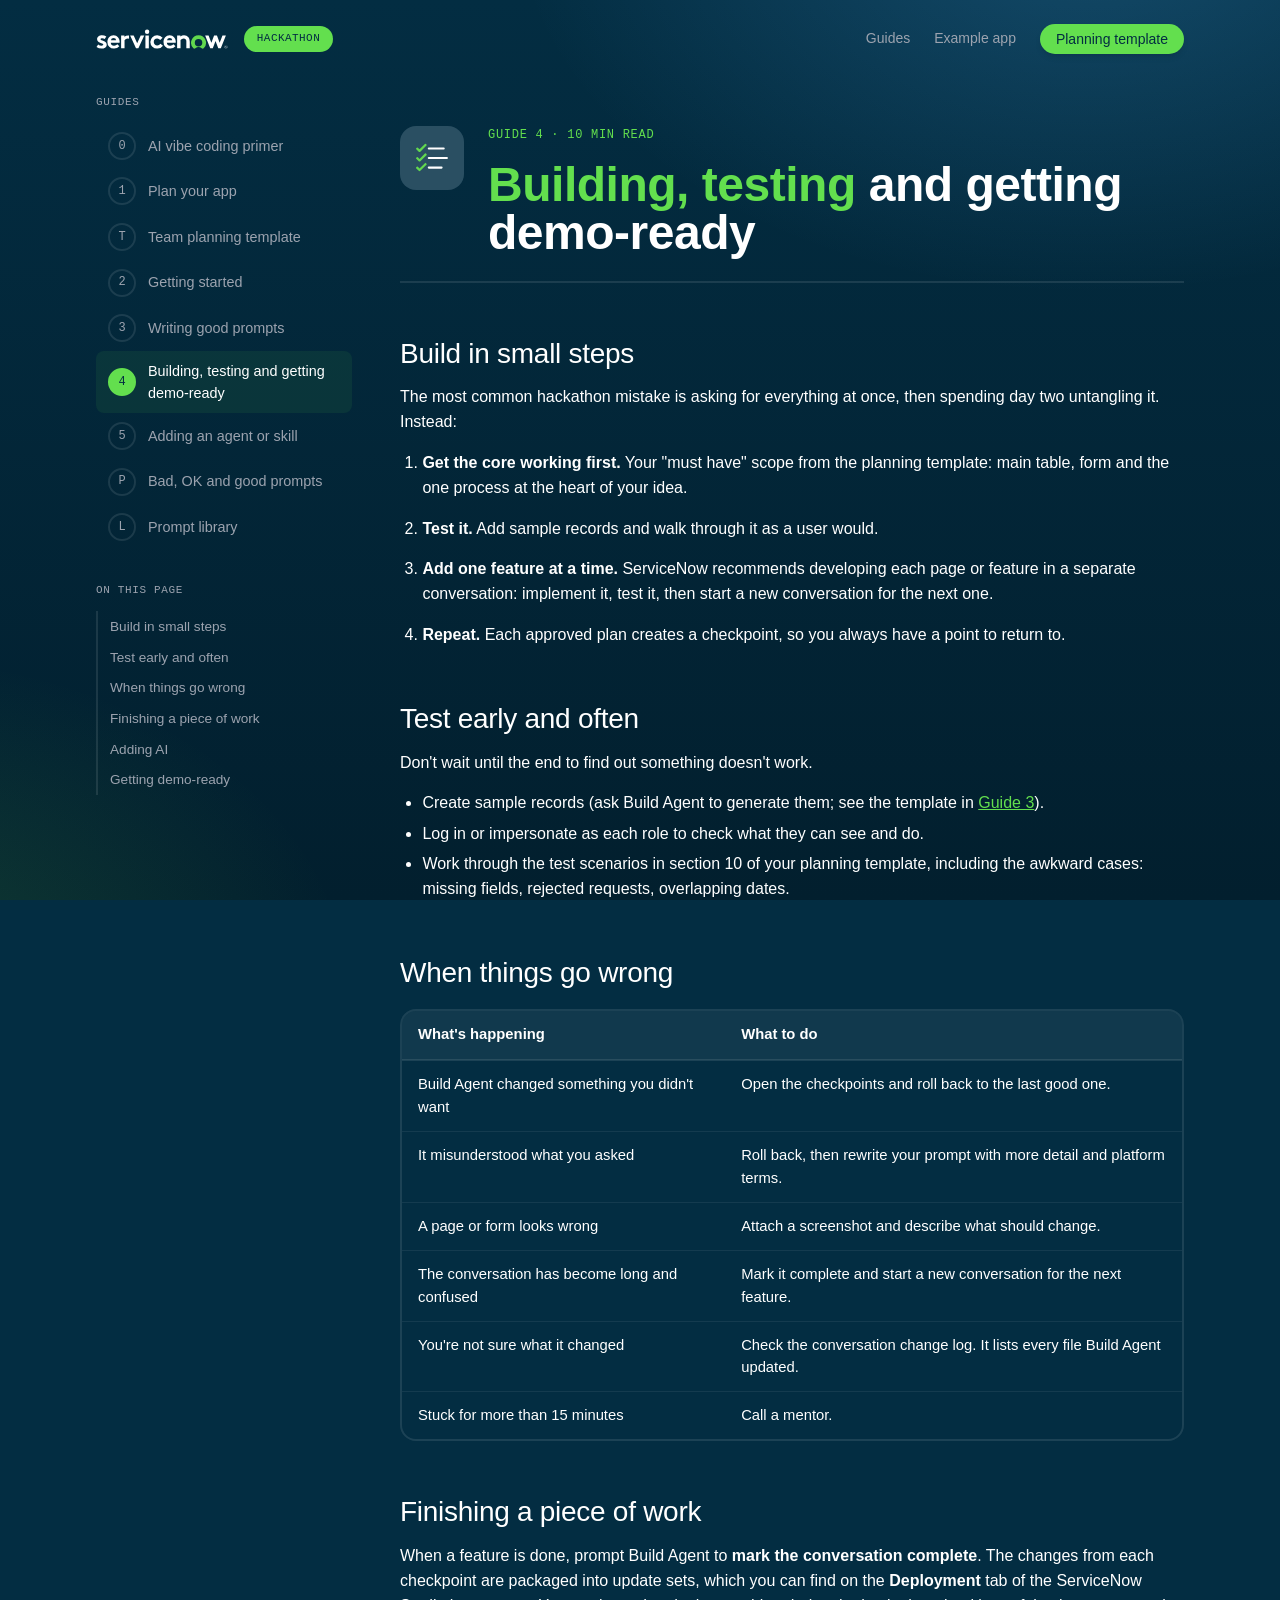
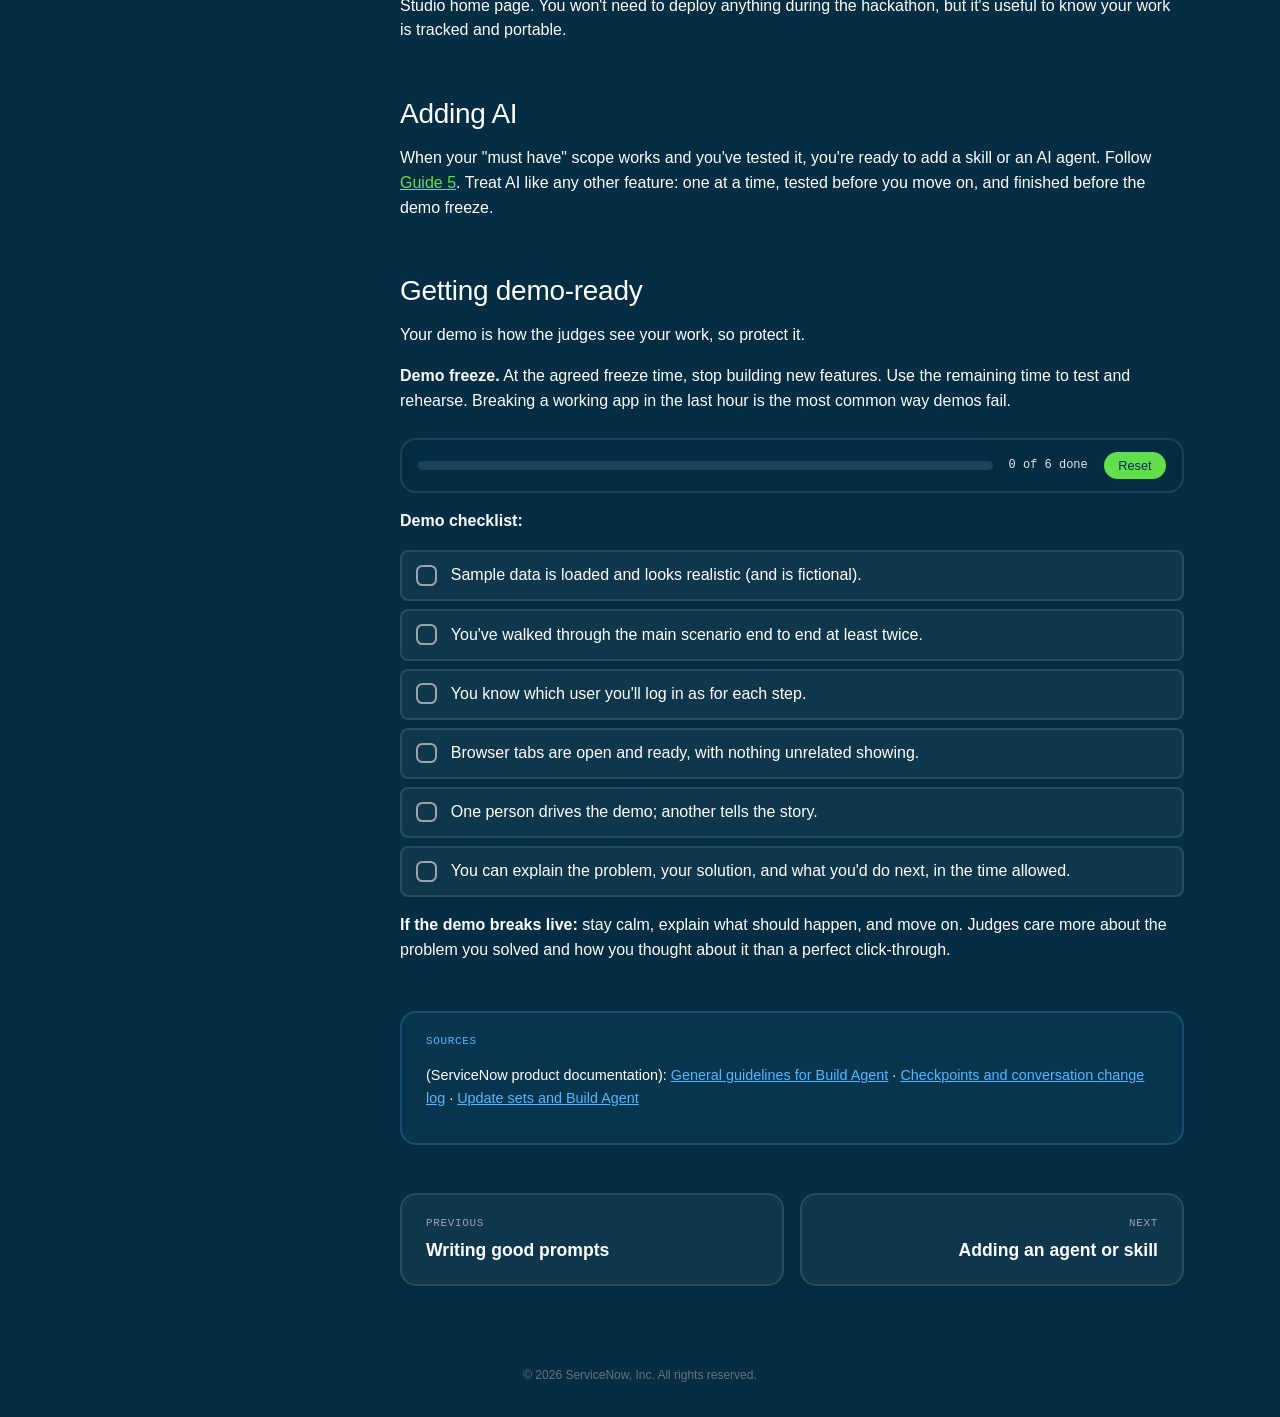
<file: 04-building-and-iterating.html>
<!DOCTYPE html><html lang="en-GB"><head><meta charset="utf-8">
<meta name="viewport" content="width=device-width, initial-scale=1">
<title>Building, testing and getting demo-ready | Build Agent hackathon</title>
<meta name="description" content="Guides for planning, building and demoing an app with ServiceNow Build Agent at a hackathon.">
<link rel="stylesheet" href="assets/style.css"></head><body data-page="04-building-and-iterating"><div class="container"><header class="site"><a class="brand" href="index.html" aria-label="Build Agent hackathon home"><svg xmlns="http://www.w3.org/2000/svg" width="132" height="20" viewBox="0 0 132 20"><path d="M32.022,6.391a5.626,5.626,0,0,0-3.61,1.3V6.523H25.119V19.35h3.425v-8.2a4.073,4.073,0,0,1,3.109-1.588,3.494,3.494,0,0,1,1.374.206V6.479a5.851,5.851,0,0,0-1.005-.088" fill="#ffffff" fill-rule="evenodd"/><path d="M2.16,15.436a5.369,5.369,0,0,0,3.5,1.269c.922,0,1.633-.45,1.633-1.084,0-1.931-6.191-1.243-6.191-5.369,0-2.459,2.371-3.993,4.9-3.993a7.9,7.9,0,0,1,4.32,1.3L8.72,10.04a4.3,4.3,0,0,0-2.45-.872c-.948,0-1.739.37-1.739,1.031,0,1.666,6.192,1.005,6.192,5.448,0,2.46-2.4,3.967-5.085,3.967A8.815,8.815,0,0,1,.5,17.9Z" fill="#ffffff" fill-rule="evenodd"/><path d="M23.657,12.817c0-3.57-2.5-6.558-6.034-6.558-3.794,0-6.218,3.12-6.218,6.691A6.4,6.4,0,0,0,18.1,19.614a6.919,6.919,0,0,0,5.243-2.3l-1.95-1.957a4.515,4.515,0,0,1-3.214,1.481A3.36,3.36,0,0,1,14.725,13.8h8.853A5.735,5.735,0,0,0,23.657,12.817Zm-8.774-1.533a2.775,2.775,0,0,1,2.74-2.248,2.552,2.552,0,0,1,2.53,2.248Z" fill="#ffffff" fill-rule="evenodd"/><polygon points="41.19 14.351 44.694 6.523 48.252 6.523 42.376 19.35 40.005 19.35 34.129 6.523 37.686 6.523 41.19 14.351" fill="#ffffff" fill-rule="evenodd"/><path d="M51.128.5A2.2,2.2,0,1,1,48.888,2.7,2.2,2.2,0,0,1,51.128.5" fill="#ffffff" fill-rule="evenodd"/><rect x="49.415" y="6.523" width="3.425" height="12.827" fill="#ffffff"/><path d="M67,16.731a6.766,6.766,0,0,1-5.8,2.883,6.68,6.68,0,1,1,.026-13.355,6.808,6.808,0,0,1,5.375,2.565l-2.424,2.142a3.7,3.7,0,0,0-2.951-1.534A3.433,3.433,0,0,0,57.78,12.95a3.383,3.383,0,0,0,3.531,3.49,3.741,3.741,0,0,0,3.056-1.692Z" fill="#ffffff" fill-rule="evenodd"/><path d="M79.442,17.313a6.918,6.918,0,0,1-5.243,2.3,6.4,6.4,0,0,1-6.692-6.664c0-3.571,2.424-6.691,6.218-6.691,3.53,0,6.033,2.988,6.033,6.558a5.635,5.635,0,0,1-.079.979H70.826a3.36,3.36,0,0,0,3.452,3.041,4.52,4.52,0,0,0,3.215-1.481Zm-3.188-6.029a2.551,2.551,0,0,0-2.529-2.248,2.774,2.774,0,0,0-2.74,2.248Z" fill="#ffffff" fill-rule="evenodd"/><path d="M81.12,19.35V6.523h3.293V7.554a5.625,5.625,0,0,1,3.609-1.295,5.747,5.747,0,0,1,4.427,2.063,6.482,6.482,0,0,1,1.317,4.5V19.35H90.341v-6.8a3.11,3.11,0,0,0-.764-2.407,2.69,2.69,0,0,0-1.923-.714,4.076,4.076,0,0,0-3.109,1.587V19.35Z" fill="#ffffff" fill-rule="evenodd"/><path d="M102.586,6.259A7.5,7.5,0,0,0,97.419,19.21a1.481,1.481,0,0,0,1.926.1,5.355,5.355,0,0,1,6.394,0,1.485,1.485,0,0,0,1.937-.113,7.5,7.5,0,0,0-5.09-12.94M102.542,17.5a3.637,3.637,0,0,1-3.734-3.733,3.734,3.734,0,1,1,7.468,0,3.637,3.637,0,0,1-3.734,3.733" fill="#62d84e" fill-rule="evenodd"/><polygon points="116.788 19.35 114.237 19.35 109.15 6.523 112.57 6.523 115.359 13.853 118.094 6.523 120.952 6.523 123.662 13.853 126.475 6.523 129.896 6.523 124.809 19.35 122.258 19.35 119.523 12.046 116.788 19.35" fill="#ffffff" fill-rule="evenodd"/><path d="M129.935,17.9h-.289v.543H129.4V16.957h.6a.476.476,0,0,1,.478.478.469.469,0,0,1-.295.432l.338.579h-.268Zm-.289-.219H130a.249.249,0,0,0,0-.5h-.351Z" fill="#ffffff"/><path d="M129.9,16.348a1.379,1.379,0,1,1-1.378,1.379,1.381,1.381,0,0,1,1.378-1.379m0-.218a1.6,1.6,0,1,0,1.6,1.6,1.6,1.6,0,0,0-1.6-1.6Z" fill="#ffffff"/></svg><span class="pill">Hackathon</span></a>
<nav class="nav-links"><a href="index.html#guides">Guides</a><a class="hide-sm" href="index.html#example">Example app</a><a href="planning-template.html" class="btn btn-primary btn-small">Planning template</a></nav></header><div class="layout"><aside class="side"><p class="label">Guides</p><ol><li class=""><a href="00-vibe-coding-primer.html"><span class="n">0</span><span class="t">AI vibe coding primer</span></a></li><li class=""><a href="01-plan-your-app.html"><span class="n">1</span><span class="t">Plan your app</span></a></li><li class=""><a href="planning-template.html"><span class="n">T</span><span class="t">Team planning template</span></a></li><li class=""><a href="02-getting-started.html"><span class="n">2</span><span class="t">Getting started</span></a></li><li class=""><a href="03-writing-good-prompts.html"><span class="n">3</span><span class="t">Writing good prompts</span></a></li><li class="on"><a href="04-building-and-iterating.html"><span class="n">4</span><span class="t">Building, testing and getting demo-ready</span></a></li><li class=""><a href="05-adding-an-agent-or-skill.html"><span class="n">5</span><span class="t">Adding an agent or skill</span></a></li><li class=""><a href="prompt-patterns.html"><span class="n">P</span><span class="t">Bad, OK and good prompts</span></a></li><li class=""><a href="prompt-library.html"><span class="n">L</span><span class="t">Prompt library</span></a></li></ol><p class="label">On this page</p><nav class="toc"><a href="#build-in-small-steps">Build in small steps</a><a href="#test-early-and-often">Test early and often</a><a href="#when-things-go-wrong">When things go wrong</a><a href="#finishing-a-piece-of-work">Finishing a piece of work</a><a href="#adding-ai">Adding AI</a><a href="#getting-demo-ready">Getting demo-ready</a></nav></aside><article><div class="page-hero reveal"><div class="icon-box"><img src="assets/icons/automated-testing-framework.svg" alt=""></div><div><p class="eyebrow">Guide 4 &middot; 10 min read</p><h1><span class="g">Building, testing</span> and getting demo-ready</h1></div></div><div class="prose"><h2 id="build-in-small-steps">Build in small steps</h2>
<p>The most common hackathon mistake is asking for everything at once, then spending day two untangling it. Instead:</p>
<ol>
<li>
<p><strong>Get the core working first.</strong> Your "must have" scope from the planning template: main table, form and the one process at the heart of your idea.</p>
</li>
<li>
<p><strong>Test it.</strong> Add sample records and walk through it as a user would.</p>
</li>
<li>
<p><strong>Add one feature at a time.</strong> ServiceNow recommends developing each page or feature in a separate conversation: implement it, test it, then start a new conversation for the next one.</p>
</li>
<li>
<p><strong>Repeat.</strong> Each approved plan creates a checkpoint, so you always have a point to return to.</p>
</li>
</ol>
<h2 id="test-early-and-often">Test early and often</h2>
<p>Don't wait until the end to find out something doesn't work.</p>
<ul>
<li>Create sample records (ask Build Agent to generate them; see the template in <a href="03-writing-good-prompts.html">Guide 3</a>).</li>
<li>Log in or impersonate as each role to check what they can see and do.</li>
<li>Work through the test scenarios in section 10 of your planning template, including the awkward cases: missing fields, rejected requests, overlapping dates.</li>
</ul>
<h2 id="when-things-go-wrong">When things go wrong</h2>
<div class="table-wrap"><table>
<thead>
<tr>
<th>What's happening</th>
<th>What to do</th>
</tr>
</thead>
<tbody>
<tr>
<td>Build Agent changed something you didn't want</td>
<td>Open the checkpoints and roll back to the last good one.</td>
</tr>
<tr>
<td>It misunderstood what you asked</td>
<td>Roll back, then rewrite your prompt with more detail and platform terms.</td>
</tr>
<tr>
<td>A page or form looks wrong</td>
<td>Attach a screenshot and describe what should change.</td>
</tr>
<tr>
<td>The conversation has become long and confused</td>
<td>Mark it complete and start a new conversation for the next feature.</td>
</tr>
<tr>
<td>You're not sure what it changed</td>
<td>Check the conversation change log. It lists every file Build Agent updated.</td>
</tr>
<tr>
<td>Stuck for more than 15 minutes</td>
<td>Call a mentor.</td>
</tr>
</tbody>
</table></div>
<h2 id="finishing-a-piece-of-work">Finishing a piece of work</h2>
<p>When a feature is done, prompt Build Agent to <strong>mark the conversation complete</strong>. The changes from each checkpoint are packaged into update sets, which you can find on the <strong>Deployment</strong> tab of the ServiceNow Studio home page. You won't need to deploy anything during the hackathon, but it's useful to know your work is tracked and portable.</p>
<h2 id="adding-ai">Adding AI</h2>
<p>When your "must have" scope works and you've tested it, you're ready to add a skill or an AI agent. Follow <a href="05-adding-an-agent-or-skill.html">Guide 5</a>. Treat AI like any other feature: one at a time, tested before you move on, and finished before the demo freeze.</p>
<h2 id="getting-demo-ready">Getting demo-ready</h2>
<p>Your demo is how the judges see your work, so protect it.</p>
<p><strong>Demo freeze.</strong> At the agreed freeze time, stop building new features. Use the remaining time to test and rehearse. Breaking a working app in the last hour is the most common way demos fail.</p>
<div class="progress" aria-live="polite"><div class="track"><div class="fill"></div></div><span class="count"></span><span class="status status-pass ready">Demo-ready</span><button class="copy" type="button" data-reset-checks>Reset</button></div><p><strong>Demo checklist:</strong></p>
<ul class="checklist">
<li><label><input type="checkbox"><span>Sample data is loaded and looks realistic (and is fictional).</span></label></li>
<li><label><input type="checkbox"><span>You've walked through the main scenario end to end at least twice.</span></label></li>
<li><label><input type="checkbox"><span>You know which user you'll log in as for each step.</span></label></li>
<li><label><input type="checkbox"><span>Browser tabs are open and ready, with nothing unrelated showing.</span></label></li>
<li><label><input type="checkbox"><span>One person drives the demo; another tells the story.</span></label></li>
<li><label><input type="checkbox"><span>You can explain the problem, your solution, and what you'd do next, in the time allowed.</span></label></li>
</ul>
<p><strong>If the demo breaks live:</strong> stay calm, explain what should happen, and move on. Judges care more about the problem you solved and how you thought about it than a perfect click-through.</p><div class="sources"><div class="callout-label">Sources</div><p>(ServiceNow product documentation):
<a href="https://www.servicenow.com/docs/r/zurich/application-development/build-agent-general-guidelines.html">General guidelines for Build Agent</a> ·
<a href="https://www.servicenow.com/docs/r/guL1zqmJkV9eywMq_6qu~w/qkjUVThWXtpy9tSVy~piDg">Checkpoints and conversation change log</a> ·
<a href="https://www.servicenow.com/docs/r/application-development/ba-update-sets.html">Update sets and Build Agent</a></p></div></div><nav class="pager"><a class="card prev" href="03-writing-good-prompts.html"><div class="dir">Previous</div><div class="t">Writing good prompts</div></a><a class="card next" href="05-adding-an-agent-or-skill.html"><div class="dir">Next</div><div class="t">Adding an agent or skill</div></a></nav></article></div></div><footer class="site">&copy; 2026 ServiceNow, Inc. All rights reserved.</footer><script src="assets/site.js"></script></body></html>
</file>
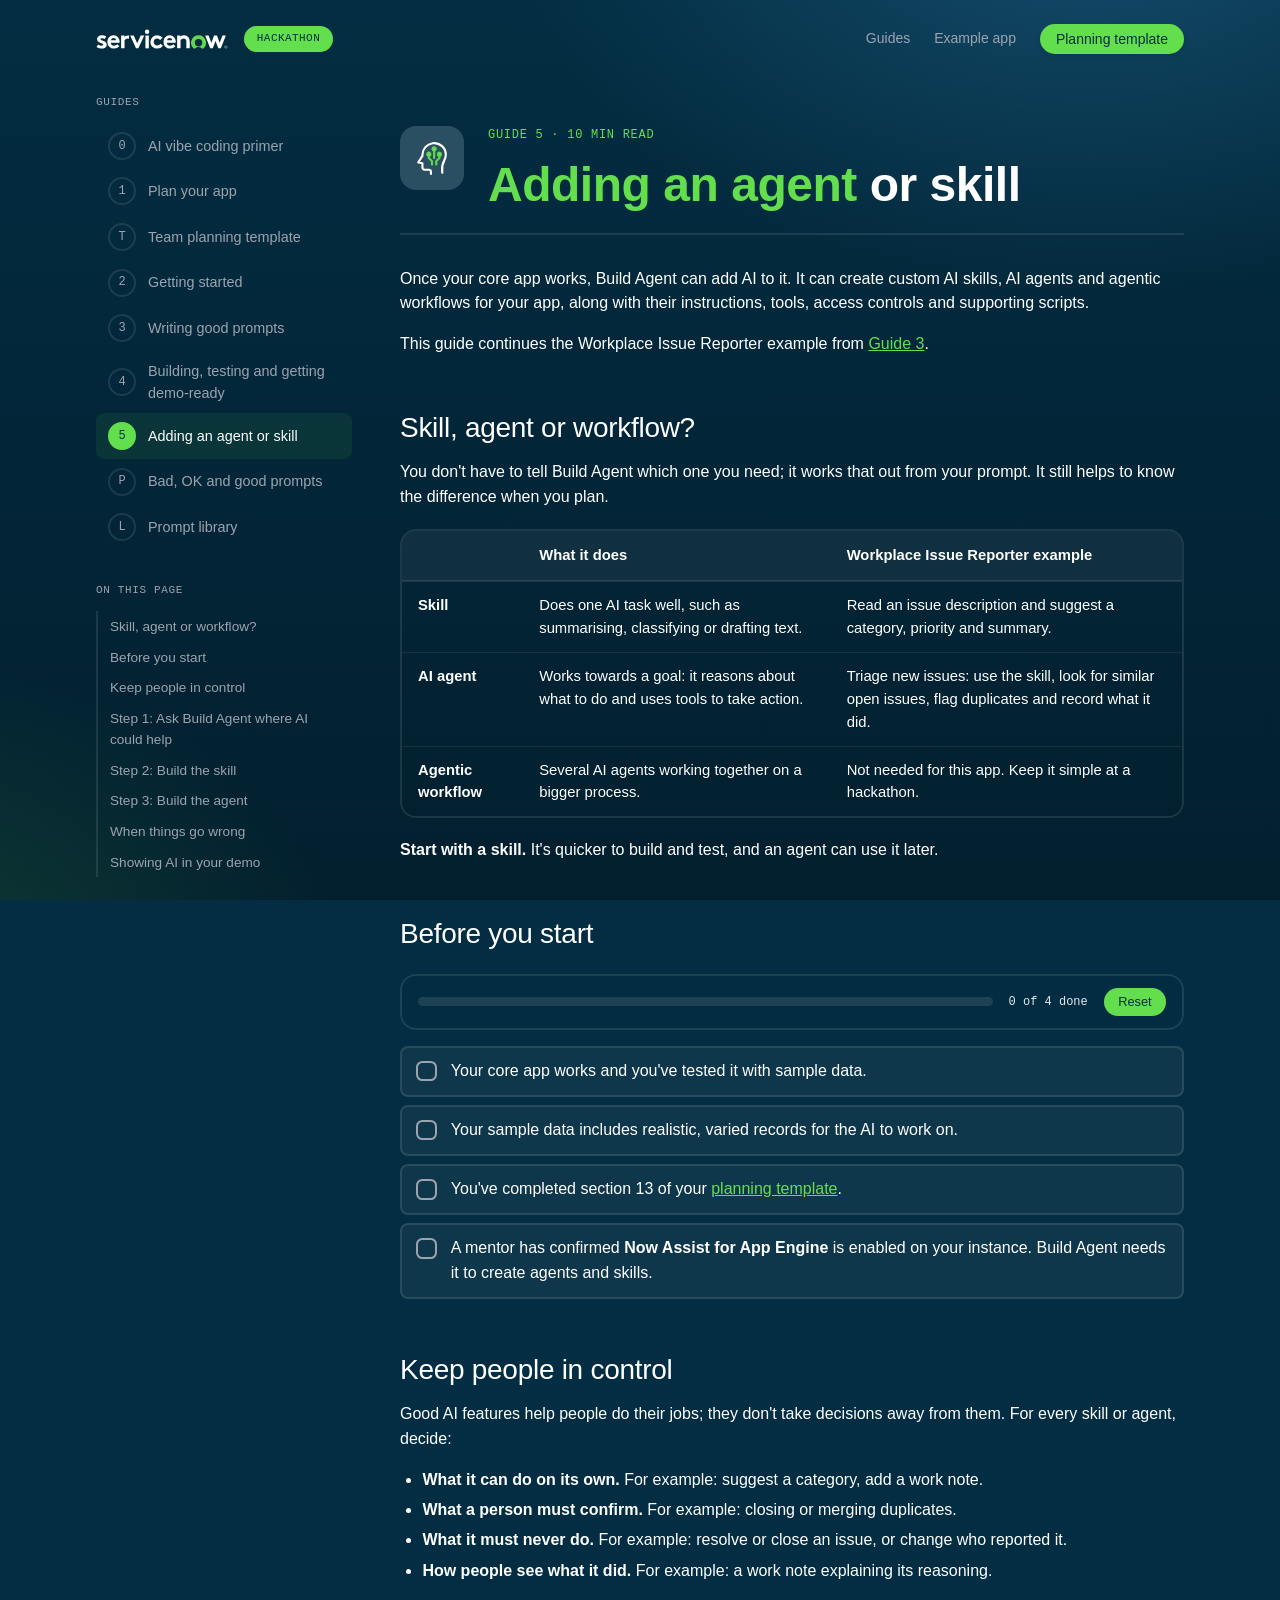
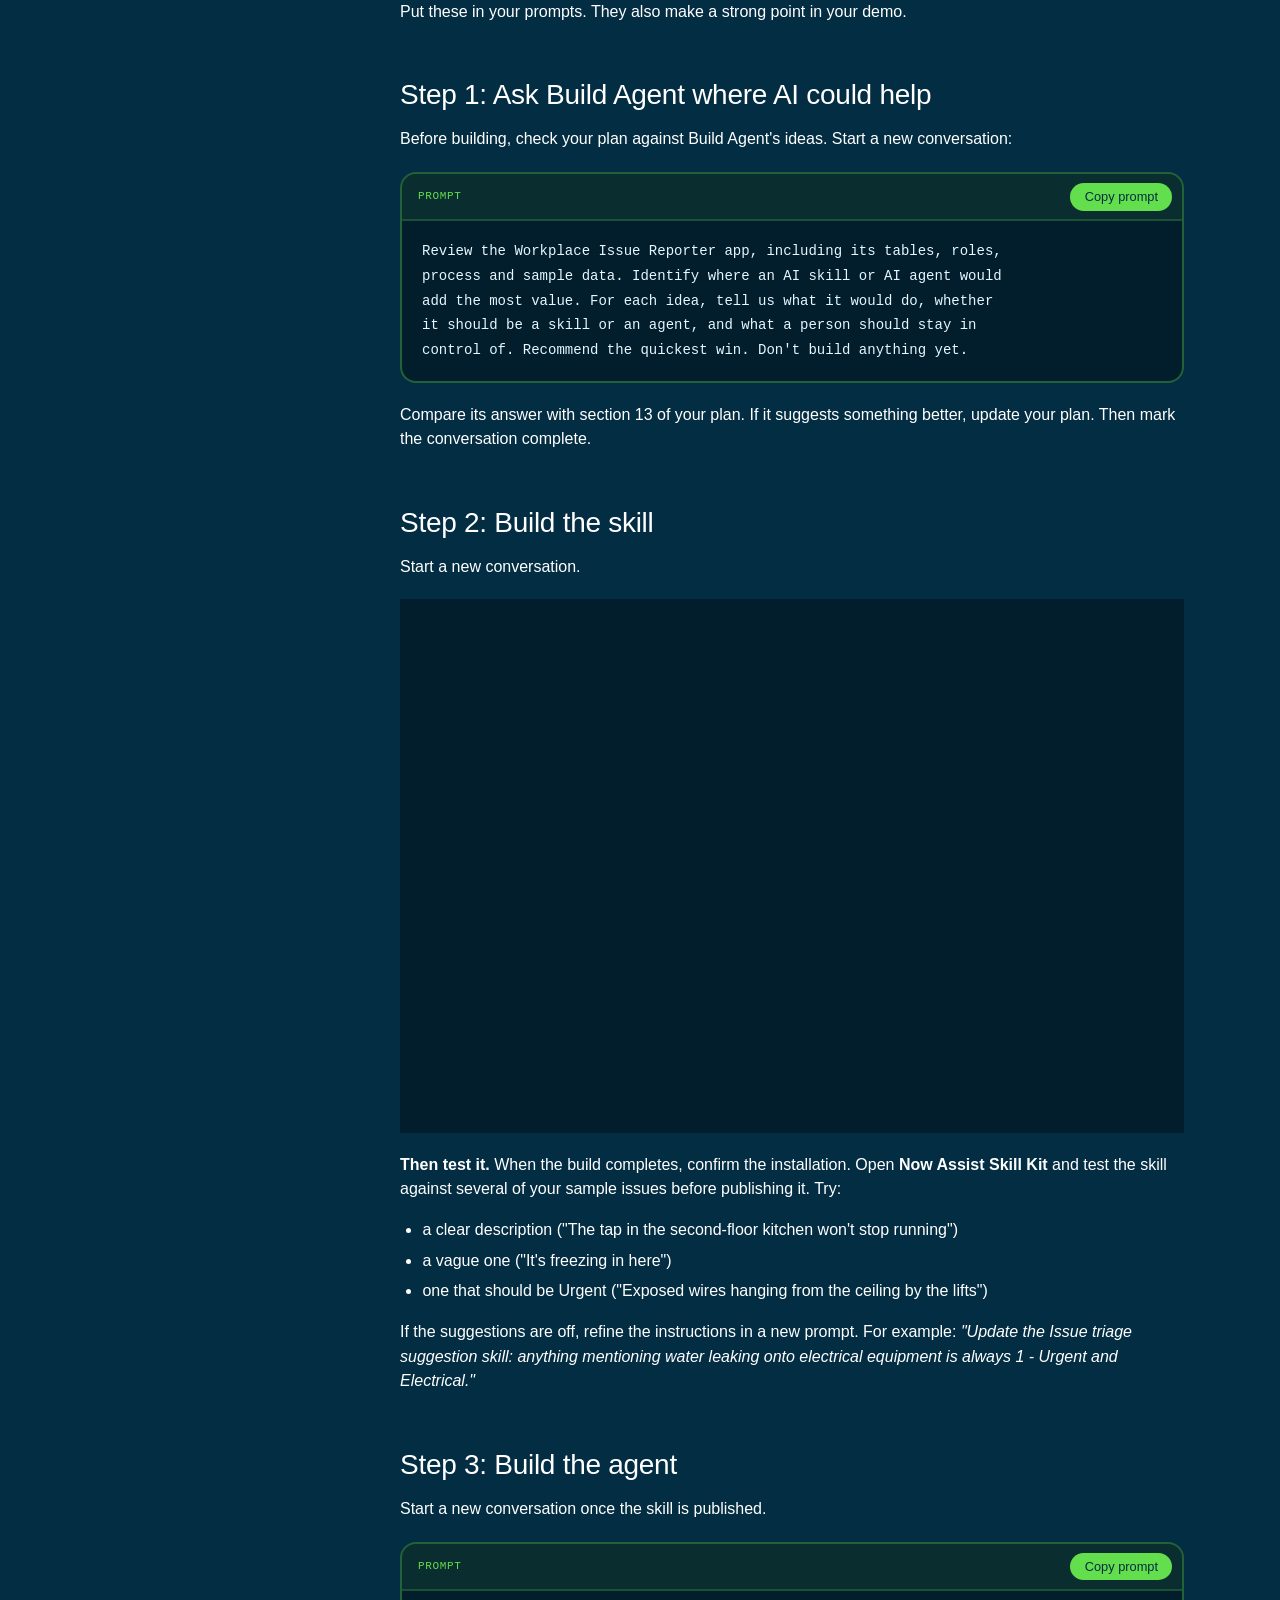
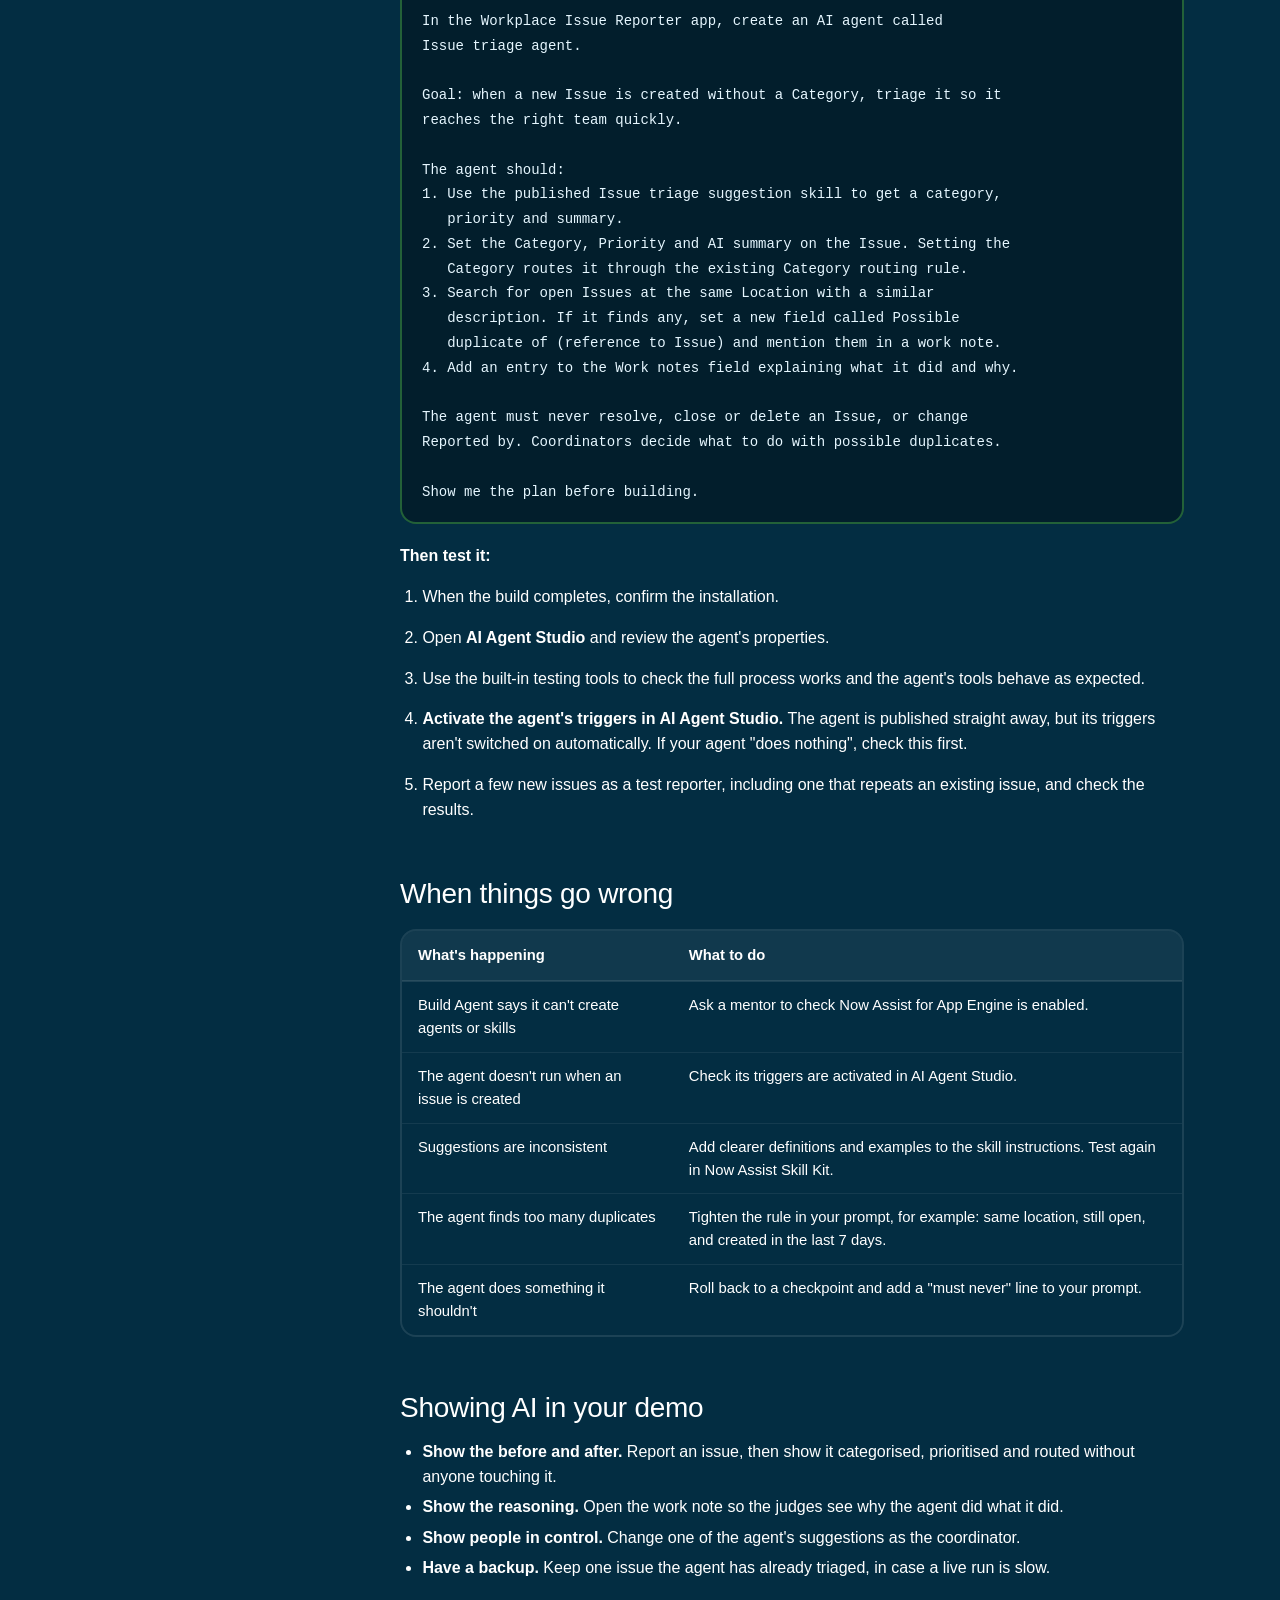
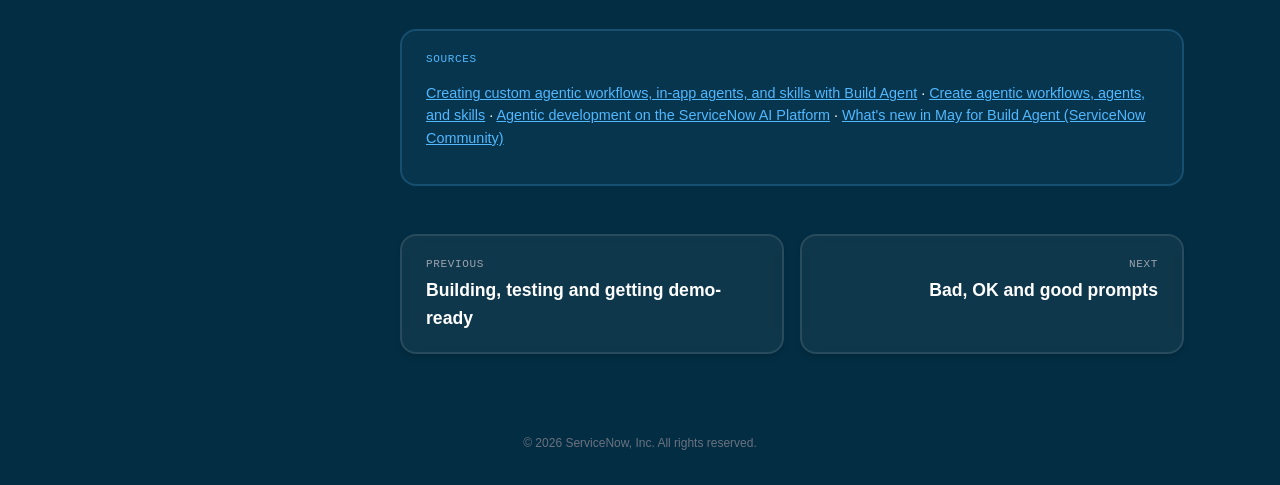
<file: 05-adding-an-agent-or-skill.html>
<!DOCTYPE html><html lang="en-GB"><head><meta charset="utf-8">
<meta name="viewport" content="width=device-width, initial-scale=1">
<title>Adding an agent or skill | Build Agent hackathon</title>
<meta name="description" content="Guides for planning, building and demoing an app with ServiceNow Build Agent at a hackathon.">
<link rel="stylesheet" href="assets/style.css"></head><body data-page="05-adding-an-agent-or-skill"><div class="container"><header class="site"><a class="brand" href="index.html" aria-label="Build Agent hackathon home"><svg xmlns="http://www.w3.org/2000/svg" width="132" height="20" viewBox="0 0 132 20"><path d="M32.022,6.391a5.626,5.626,0,0,0-3.61,1.3V6.523H25.119V19.35h3.425v-8.2a4.073,4.073,0,0,1,3.109-1.588,3.494,3.494,0,0,1,1.374.206V6.479a5.851,5.851,0,0,0-1.005-.088" fill="#ffffff" fill-rule="evenodd"/><path d="M2.16,15.436a5.369,5.369,0,0,0,3.5,1.269c.922,0,1.633-.45,1.633-1.084,0-1.931-6.191-1.243-6.191-5.369,0-2.459,2.371-3.993,4.9-3.993a7.9,7.9,0,0,1,4.32,1.3L8.72,10.04a4.3,4.3,0,0,0-2.45-.872c-.948,0-1.739.37-1.739,1.031,0,1.666,6.192,1.005,6.192,5.448,0,2.46-2.4,3.967-5.085,3.967A8.815,8.815,0,0,1,.5,17.9Z" fill="#ffffff" fill-rule="evenodd"/><path d="M23.657,12.817c0-3.57-2.5-6.558-6.034-6.558-3.794,0-6.218,3.12-6.218,6.691A6.4,6.4,0,0,0,18.1,19.614a6.919,6.919,0,0,0,5.243-2.3l-1.95-1.957a4.515,4.515,0,0,1-3.214,1.481A3.36,3.36,0,0,1,14.725,13.8h8.853A5.735,5.735,0,0,0,23.657,12.817Zm-8.774-1.533a2.775,2.775,0,0,1,2.74-2.248,2.552,2.552,0,0,1,2.53,2.248Z" fill="#ffffff" fill-rule="evenodd"/><polygon points="41.19 14.351 44.694 6.523 48.252 6.523 42.376 19.35 40.005 19.35 34.129 6.523 37.686 6.523 41.19 14.351" fill="#ffffff" fill-rule="evenodd"/><path d="M51.128.5A2.2,2.2,0,1,1,48.888,2.7,2.2,2.2,0,0,1,51.128.5" fill="#ffffff" fill-rule="evenodd"/><rect x="49.415" y="6.523" width="3.425" height="12.827" fill="#ffffff"/><path d="M67,16.731a6.766,6.766,0,0,1-5.8,2.883,6.68,6.68,0,1,1,.026-13.355,6.808,6.808,0,0,1,5.375,2.565l-2.424,2.142a3.7,3.7,0,0,0-2.951-1.534A3.433,3.433,0,0,0,57.78,12.95a3.383,3.383,0,0,0,3.531,3.49,3.741,3.741,0,0,0,3.056-1.692Z" fill="#ffffff" fill-rule="evenodd"/><path d="M79.442,17.313a6.918,6.918,0,0,1-5.243,2.3,6.4,6.4,0,0,1-6.692-6.664c0-3.571,2.424-6.691,6.218-6.691,3.53,0,6.033,2.988,6.033,6.558a5.635,5.635,0,0,1-.079.979H70.826a3.36,3.36,0,0,0,3.452,3.041,4.52,4.52,0,0,0,3.215-1.481Zm-3.188-6.029a2.551,2.551,0,0,0-2.529-2.248,2.774,2.774,0,0,0-2.74,2.248Z" fill="#ffffff" fill-rule="evenodd"/><path d="M81.12,19.35V6.523h3.293V7.554a5.625,5.625,0,0,1,3.609-1.295,5.747,5.747,0,0,1,4.427,2.063,6.482,6.482,0,0,1,1.317,4.5V19.35H90.341v-6.8a3.11,3.11,0,0,0-.764-2.407,2.69,2.69,0,0,0-1.923-.714,4.076,4.076,0,0,0-3.109,1.587V19.35Z" fill="#ffffff" fill-rule="evenodd"/><path d="M102.586,6.259A7.5,7.5,0,0,0,97.419,19.21a1.481,1.481,0,0,0,1.926.1,5.355,5.355,0,0,1,6.394,0,1.485,1.485,0,0,0,1.937-.113,7.5,7.5,0,0,0-5.09-12.94M102.542,17.5a3.637,3.637,0,0,1-3.734-3.733,3.734,3.734,0,1,1,7.468,0,3.637,3.637,0,0,1-3.734,3.733" fill="#62d84e" fill-rule="evenodd"/><polygon points="116.788 19.35 114.237 19.35 109.15 6.523 112.57 6.523 115.359 13.853 118.094 6.523 120.952 6.523 123.662 13.853 126.475 6.523 129.896 6.523 124.809 19.35 122.258 19.35 119.523 12.046 116.788 19.35" fill="#ffffff" fill-rule="evenodd"/><path d="M129.935,17.9h-.289v.543H129.4V16.957h.6a.476.476,0,0,1,.478.478.469.469,0,0,1-.295.432l.338.579h-.268Zm-.289-.219H130a.249.249,0,0,0,0-.5h-.351Z" fill="#ffffff"/><path d="M129.9,16.348a1.379,1.379,0,1,1-1.378,1.379,1.381,1.381,0,0,1,1.378-1.379m0-.218a1.6,1.6,0,1,0,1.6,1.6,1.6,1.6,0,0,0-1.6-1.6Z" fill="#ffffff"/></svg><span class="pill">Hackathon</span></a>
<nav class="nav-links"><a href="index.html#guides">Guides</a><a class="hide-sm" href="index.html#example">Example app</a><a href="planning-template.html" class="btn btn-primary btn-small">Planning template</a></nav></header><div class="layout"><aside class="side"><p class="label">Guides</p><ol><li class=""><a href="00-vibe-coding-primer.html"><span class="n">0</span><span class="t">AI vibe coding primer</span></a></li><li class=""><a href="01-plan-your-app.html"><span class="n">1</span><span class="t">Plan your app</span></a></li><li class=""><a href="planning-template.html"><span class="n">T</span><span class="t">Team planning template</span></a></li><li class=""><a href="02-getting-started.html"><span class="n">2</span><span class="t">Getting started</span></a></li><li class=""><a href="03-writing-good-prompts.html"><span class="n">3</span><span class="t">Writing good prompts</span></a></li><li class=""><a href="04-building-and-iterating.html"><span class="n">4</span><span class="t">Building, testing and getting demo-ready</span></a></li><li class="on"><a href="05-adding-an-agent-or-skill.html"><span class="n">5</span><span class="t">Adding an agent or skill</span></a></li><li class=""><a href="prompt-patterns.html"><span class="n">P</span><span class="t">Bad, OK and good prompts</span></a></li><li class=""><a href="prompt-library.html"><span class="n">L</span><span class="t">Prompt library</span></a></li></ol><p class="label">On this page</p><nav class="toc"><a href="#skill-agent-or-workflow">Skill, agent or workflow?</a><a href="#before-you-start">Before you start</a><a href="#keep-people-in-control">Keep people in control</a><a href="#step-1-ask-build-agent-where-ai-could-help">Step 1: Ask Build Agent where AI could help</a><a href="#step-2-build-the-skill">Step 2: Build the skill</a><a href="#step-3-build-the-agent">Step 3: Build the agent</a><a href="#when-things-go-wrong">When things go wrong</a><a href="#showing-ai-in-your-demo">Showing AI in your demo</a></nav></aside><article><div class="page-hero reveal"><div class="icon-box"><img src="assets/icons/artificial-intelligence.svg" alt=""></div><div><p class="eyebrow">Guide 5 &middot; 10 min read</p><h1><span class="g">Adding an agent</span> or skill</h1></div></div><div class="prose"><p>Once your core app works, Build Agent can add AI to it. It can create custom AI skills, AI agents and agentic workflows for your app, along with their instructions, tools, access controls and supporting scripts.</p>
<p>This guide continues the Workplace Issue Reporter example from <a href="03-writing-good-prompts.html">Guide 3</a>.</p>
<h2 id="skill-agent-or-workflow">Skill, agent or workflow?</h2>
<p>You don't have to tell Build Agent which one you need; it works that out from your prompt. It still helps to know the difference when you plan.</p>
<div class="table-wrap"><table>
<thead>
<tr>
<th></th>
<th>What it does</th>
<th>Workplace Issue Reporter example</th>
</tr>
</thead>
<tbody>
<tr>
<td><strong>Skill</strong></td>
<td>Does one AI task well, such as summarising, classifying or drafting text.</td>
<td>Read an issue description and suggest a category, priority and summary.</td>
</tr>
<tr>
<td><strong>AI agent</strong></td>
<td>Works towards a goal: it reasons about what to do and uses tools to take action.</td>
<td>Triage new issues: use the skill, look for similar open issues, flag duplicates and record what it did.</td>
</tr>
<tr>
<td><strong>Agentic workflow</strong></td>
<td>Several AI agents working together on a bigger process.</td>
<td>Not needed for this app. Keep it simple at a hackathon.</td>
</tr>
</tbody>
</table></div>
<p><strong>Start with a skill.</strong> It's quicker to build and test, and an agent can use it later.</p>
<h2 id="before-you-start">Before you start</h2>
<div class="progress" aria-live="polite"><div class="track"><div class="fill"></div></div><span class="count"></span><span class="status status-pass ready">Ready to add AI</span><button class="copy" type="button" data-reset-checks>Reset</button></div><ul class="checklist">
<li><label><input type="checkbox"><span>Your core app works and you've tested it with sample data.</span></label></li>
<li><label><input type="checkbox"><span>Your sample data includes realistic, varied records for the AI to work on.</span></label></li>
<li><label><input type="checkbox"><span>You've completed section 13 of your <a href="planning-template.html">planning template</a>.</span></label></li>
<li><label><input type="checkbox"><span>A mentor has confirmed <strong>Now Assist for App Engine</strong> is enabled on your instance. Build Agent needs it to create agents and skills.</span></label></li>
</ul>
<h2 id="keep-people-in-control">Keep people in control</h2>
<p>Good AI features help people do their jobs; they don't take decisions away from them. For every skill or agent, decide:</p>
<ul>
<li><strong>What it can do on its own.</strong> For example: suggest a category, add a work note.</li>
<li><strong>What a person must confirm.</strong> For example: closing or merging duplicates.</li>
<li><strong>What it must never do.</strong> For example: resolve or close an issue, or change who reported it.</li>
<li><strong>How people see what it did.</strong> For example: a work note explaining its reasoning.</li>
</ul>
<p>Put these in your prompts. They also make a strong point in your demo.</p>
<h2 id="step-1-ask-build-agent-where-ai-could-help">Step 1: Ask Build Agent where AI could help</h2>
<p>Before building, check your plan against Build Agent's ideas. Start a new conversation:</p>
<div class="prompt"><div class="bar"><span>Prompt</span><button class="copy" type="button">Copy prompt</button></div><pre><code>Review the Workplace Issue Reporter app, including its tables, roles,
process and sample data. Identify where an AI skill or AI agent would
add the most value. For each idea, tell us what it would do, whether
it should be a skill or an agent, and what a person should stay in
control of. Recommend the quickest win. Don't build anything yet.
</code></pre></div>
<p>Compare its answer with section 13 of your plan. If it suggests something better, update your plan. Then mark the conversation complete.</p>
<h2 id="step-2-build-the-skill">Step 2: Build the skill</h2>
<p>Start a new conversation.</p>
<div class="prompt"><div class="bar"><span>Prompt</span><button class="copy" type="button">Copy prompt</button></div><pre><code>In the Workplace Issue Reporter app, create an AI skill called
Issue triage suggestion.

Input: the Short description, Description and Location of an Issue.

Output:
- A suggested Category (one of: Electrical, Plumbing, Heating and
  cooling, Furniture, Cleaning, Other)
- A suggested Priority (1 - Urgent, 2 - High, 3 - Normal, 4 - Low),
  where Urgent means a risk to safety or a building that can't be used
- A one-sentence summary of the problem
- A short reason for the suggestions

Add a field called AI summary (string) to the Issue table to hold the
summary. Coordinators can use the skill from the Issue form and must be
able to change any suggestion.

Show me the plan before building.
</code></pre></div>
<p><strong>Then test it.</strong> When the build completes, confirm the installation. Open <strong>Now Assist Skill Kit</strong> and test the skill against several of your sample issues before publishing it. Try:</p>
<ul>
<li>a clear description ("The tap in the second-floor kitchen won't stop running")</li>
<li>a vague one ("It's freezing in here")</li>
<li>one that should be Urgent ("Exposed wires hanging from the ceiling by the lifts")</li>
</ul>
<p>If the suggestions are off, refine the instructions in a new prompt. For example: <em>"Update the Issue triage suggestion skill: anything mentioning water leaking onto electrical equipment is always 1 - Urgent and Electrical."</em></p>
<h2 id="step-3-build-the-agent">Step 3: Build the agent</h2>
<p>Start a new conversation once the skill is published.</p>
<div class="prompt"><div class="bar"><span>Prompt</span><button class="copy" type="button">Copy prompt</button></div><pre><code>In the Workplace Issue Reporter app, create an AI agent called
Issue triage agent.

Goal: when a new Issue is created without a Category, triage it so it
reaches the right team quickly.

The agent should:
1. Use the published Issue triage suggestion skill to get a category,
   priority and summary.
2. Set the Category, Priority and AI summary on the Issue. Setting the
   Category routes it through the existing Category routing rule.
3. Search for open Issues at the same Location with a similar
   description. If it finds any, set a new field called Possible
   duplicate of (reference to Issue) and mention them in a work note.
4. Add an entry to the Work notes field explaining what it did and why.

The agent must never resolve, close or delete an Issue, or change
Reported by. Coordinators decide what to do with possible duplicates.

Show me the plan before building.
</code></pre></div>
<p><strong>Then test it:</strong></p>
<ol>
<li>
<p>When the build completes, confirm the installation.</p>
</li>
<li>
<p>Open <strong>AI Agent Studio</strong> and review the agent's properties.</p>
</li>
<li>
<p>Use the built-in testing tools to check the full process works and the agent's tools behave as expected.</p>
</li>
<li>
<p><strong>Activate the agent's triggers in AI Agent Studio.</strong> The agent is published straight away, but its triggers aren't switched on automatically. If your agent "does nothing", check this first.</p>
</li>
<li>Report a few new issues as a test reporter, including one that repeats an existing issue, and check the results.</li>
</ol>
<h2 id="when-things-go-wrong">When things go wrong</h2>
<div class="table-wrap"><table>
<thead>
<tr>
<th>What's happening</th>
<th>What to do</th>
</tr>
</thead>
<tbody>
<tr>
<td>Build Agent says it can't create agents or skills</td>
<td>Ask a mentor to check Now Assist for App Engine is enabled.</td>
</tr>
<tr>
<td>The agent doesn't run when an issue is created</td>
<td>Check its triggers are activated in AI Agent Studio.</td>
</tr>
<tr>
<td>Suggestions are inconsistent</td>
<td>Add clearer definitions and examples to the skill instructions. Test again in Now Assist Skill Kit.</td>
</tr>
<tr>
<td>The agent finds too many duplicates</td>
<td>Tighten the rule in your prompt, for example: same location, still open, and created in the last 7 days.</td>
</tr>
<tr>
<td>The agent does something it shouldn't</td>
<td>Roll back to a checkpoint and add a "must never" line to your prompt.</td>
</tr>
</tbody>
</table></div>
<h2 id="showing-ai-in-your-demo">Showing AI in your demo</h2>
<ul>
<li><strong>Show the before and after.</strong> Report an issue, then show it categorised, prioritised and routed without anyone touching it.</li>
<li><strong>Show the reasoning.</strong> Open the work note so the judges see why the agent did what it did.</li>
<li><strong>Show people in control.</strong> Change one of the agent's suggestions as the coordinator.</li>
<li><strong>Have a backup.</strong> Keep one issue the agent has already triaged, in case a live run is slow.</li>
</ul><div class="sources"><div class="callout-label">Sources</div><p><a href="https://www.servicenow.com/docs/r/guL1zqmJkV9eywMq_6qu~w/mIzyr9MvxVJdZ0Ls61W1lw">Creating custom agentic workflows, in-app agents, and skills with Build Agent</a> ·
<a href="https://www.servicenow.com/docs/r/application-development/create-custom-ai-agent.html">Create agentic workflows, agents, and skills</a> ·
<a href="https://www.servicenow.com/docs/r/guL1zqmJkV9eywMq_6qu~w/qPu1HcfIUjMs6rvMplhsYw">Agentic development on the ServiceNow AI Platform</a> ·
<a href="https://www.servicenow.com/community/servicenow-otto-for-creator/what-s-new-in-may-for-build-agent/ta-p/3535155">What's new in May for Build Agent (ServiceNow Community)</a></p></div></div><nav class="pager"><a class="card prev" href="04-building-and-iterating.html"><div class="dir">Previous</div><div class="t">Building, testing and getting demo-ready</div></a><a class="card next" href="prompt-patterns.html"><div class="dir">Next</div><div class="t">Bad, OK and good prompts</div></a></nav></article></div></div><footer class="site">&copy; 2026 ServiceNow, Inc. All rights reserved.</footer><script src="assets/site.js"></script></body></html>
</file>
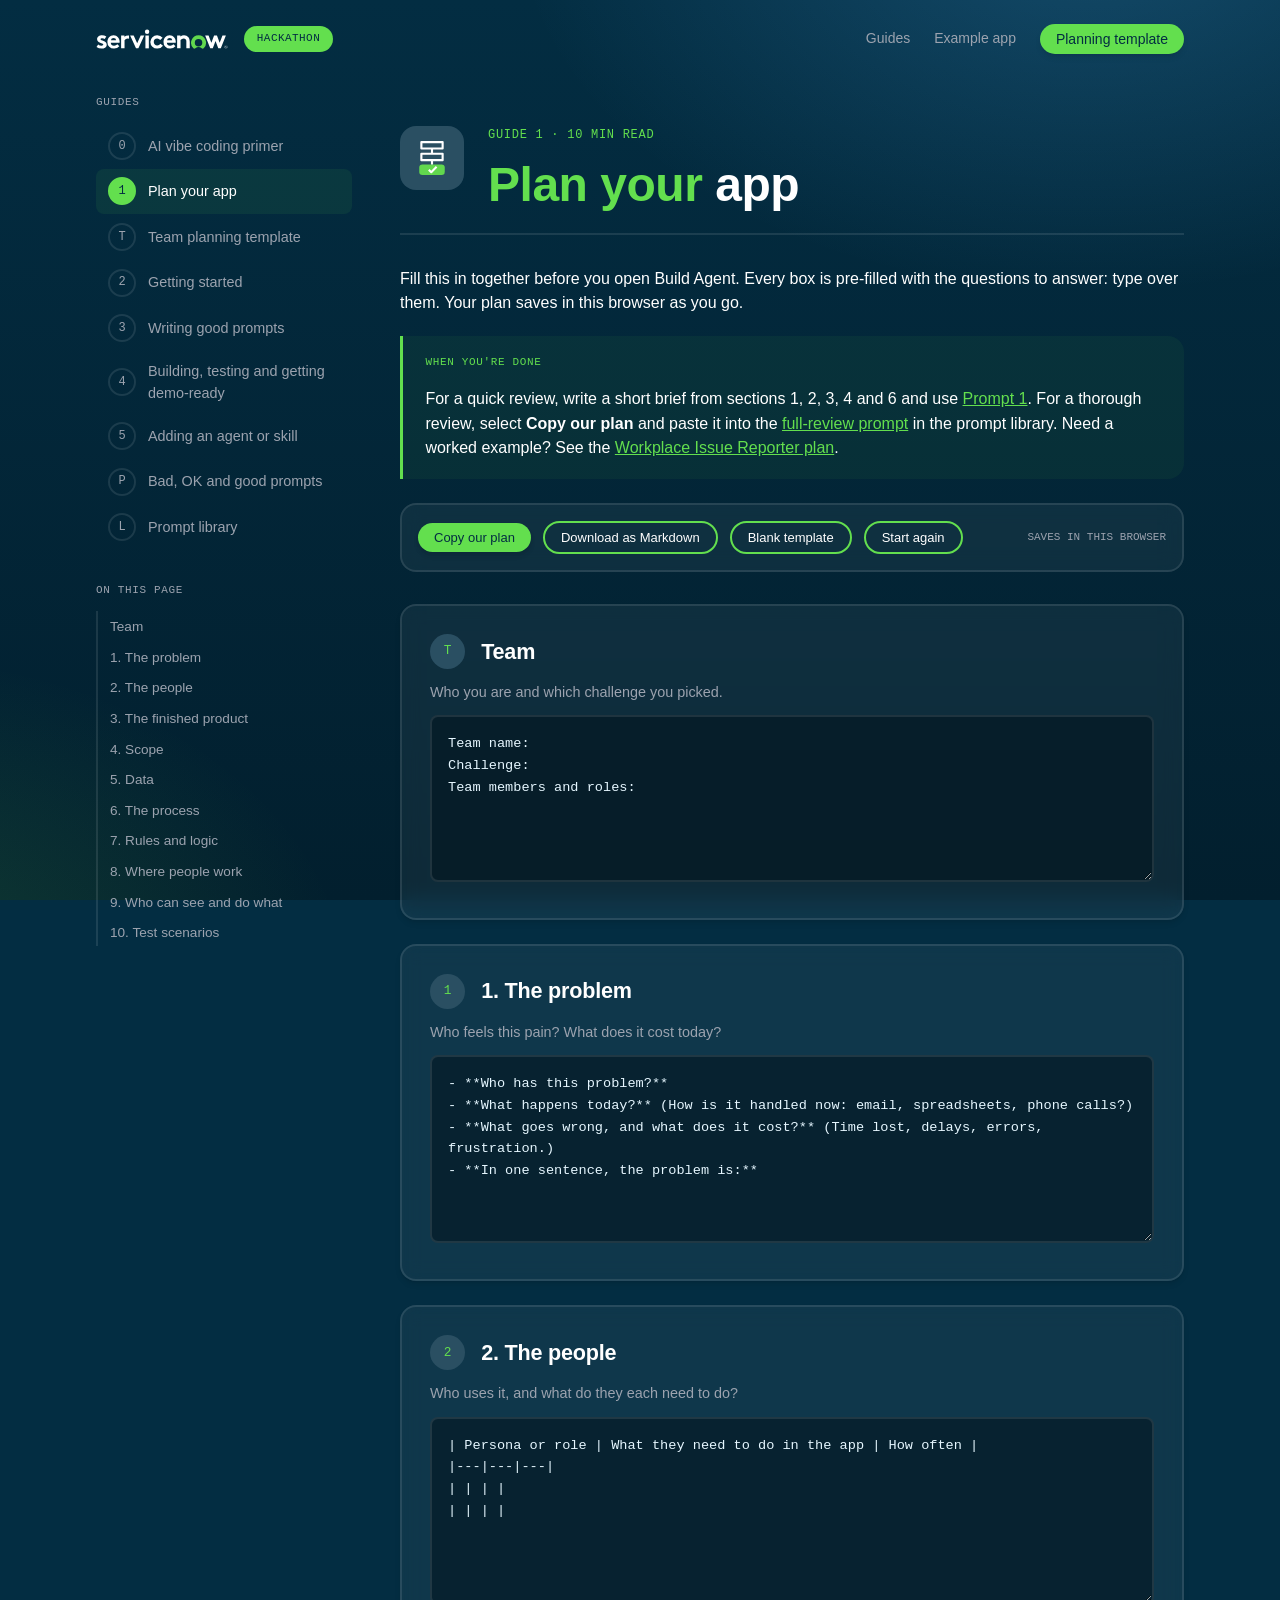
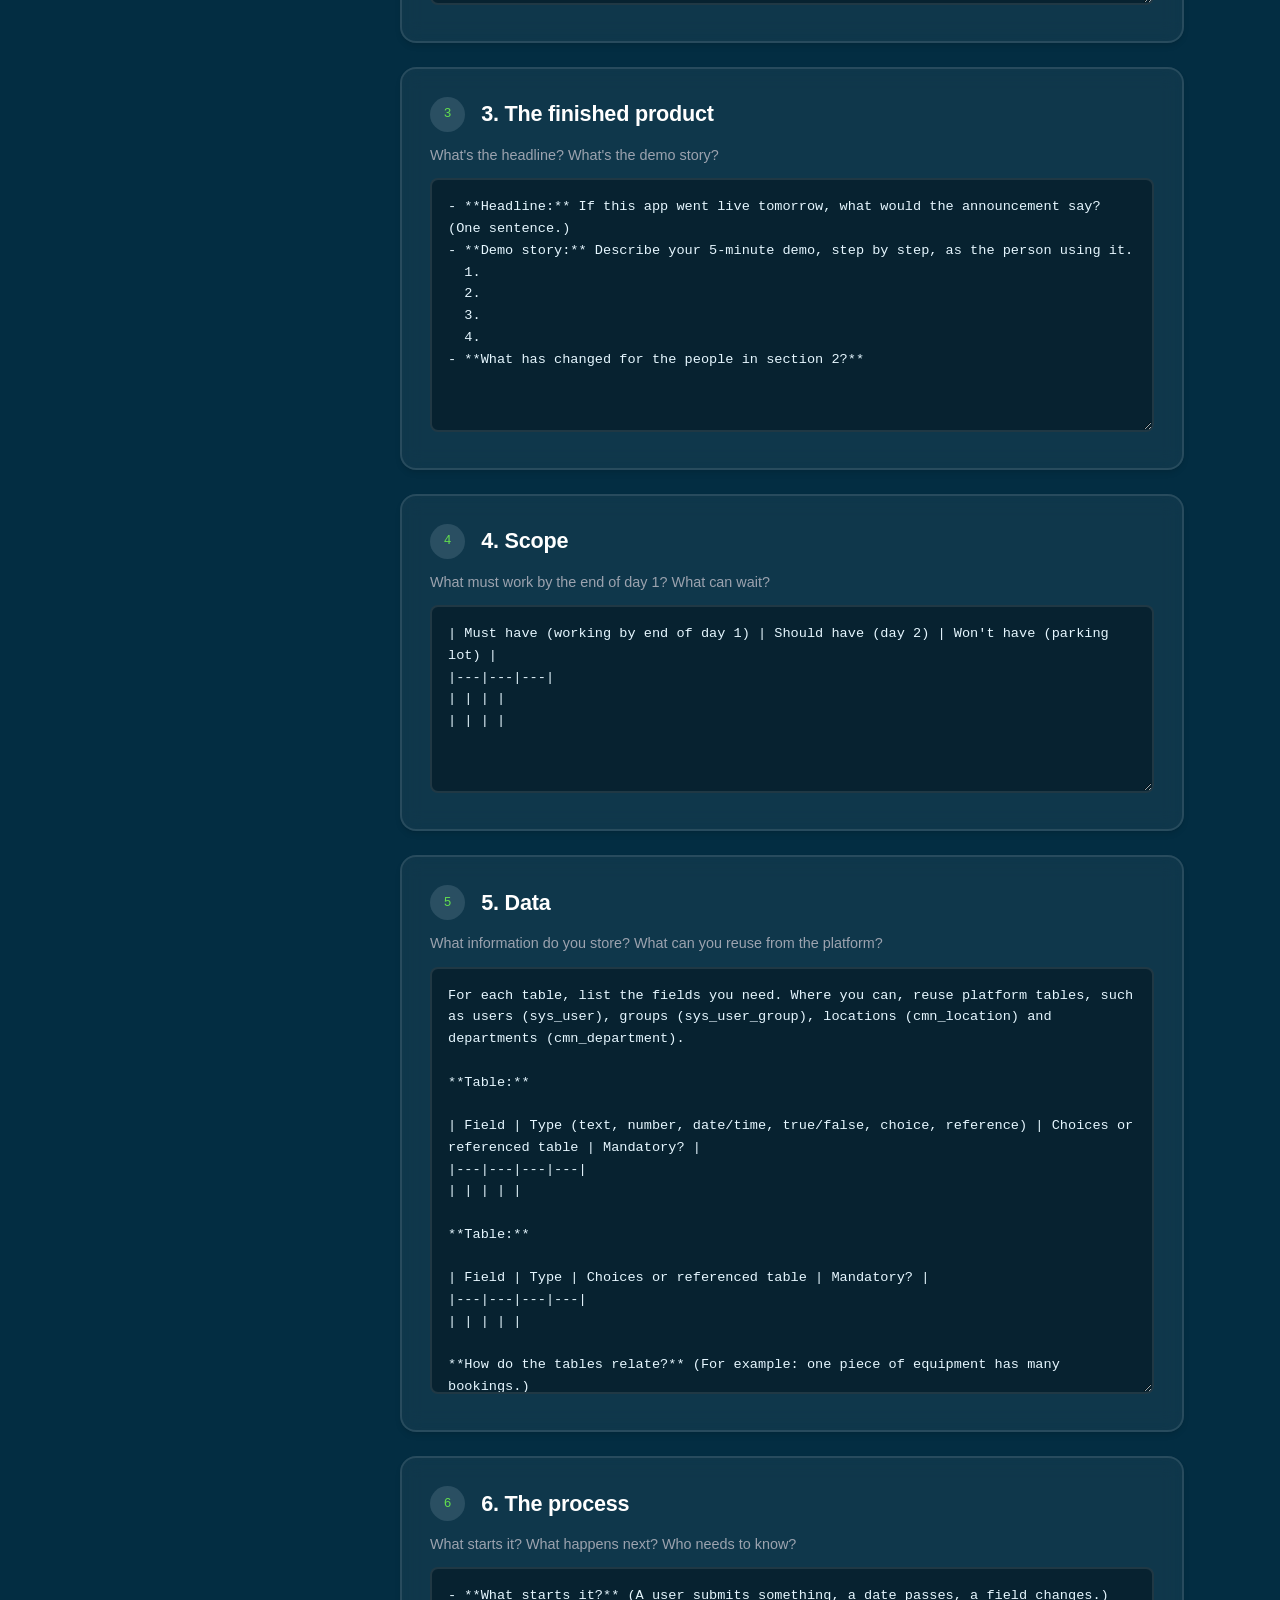
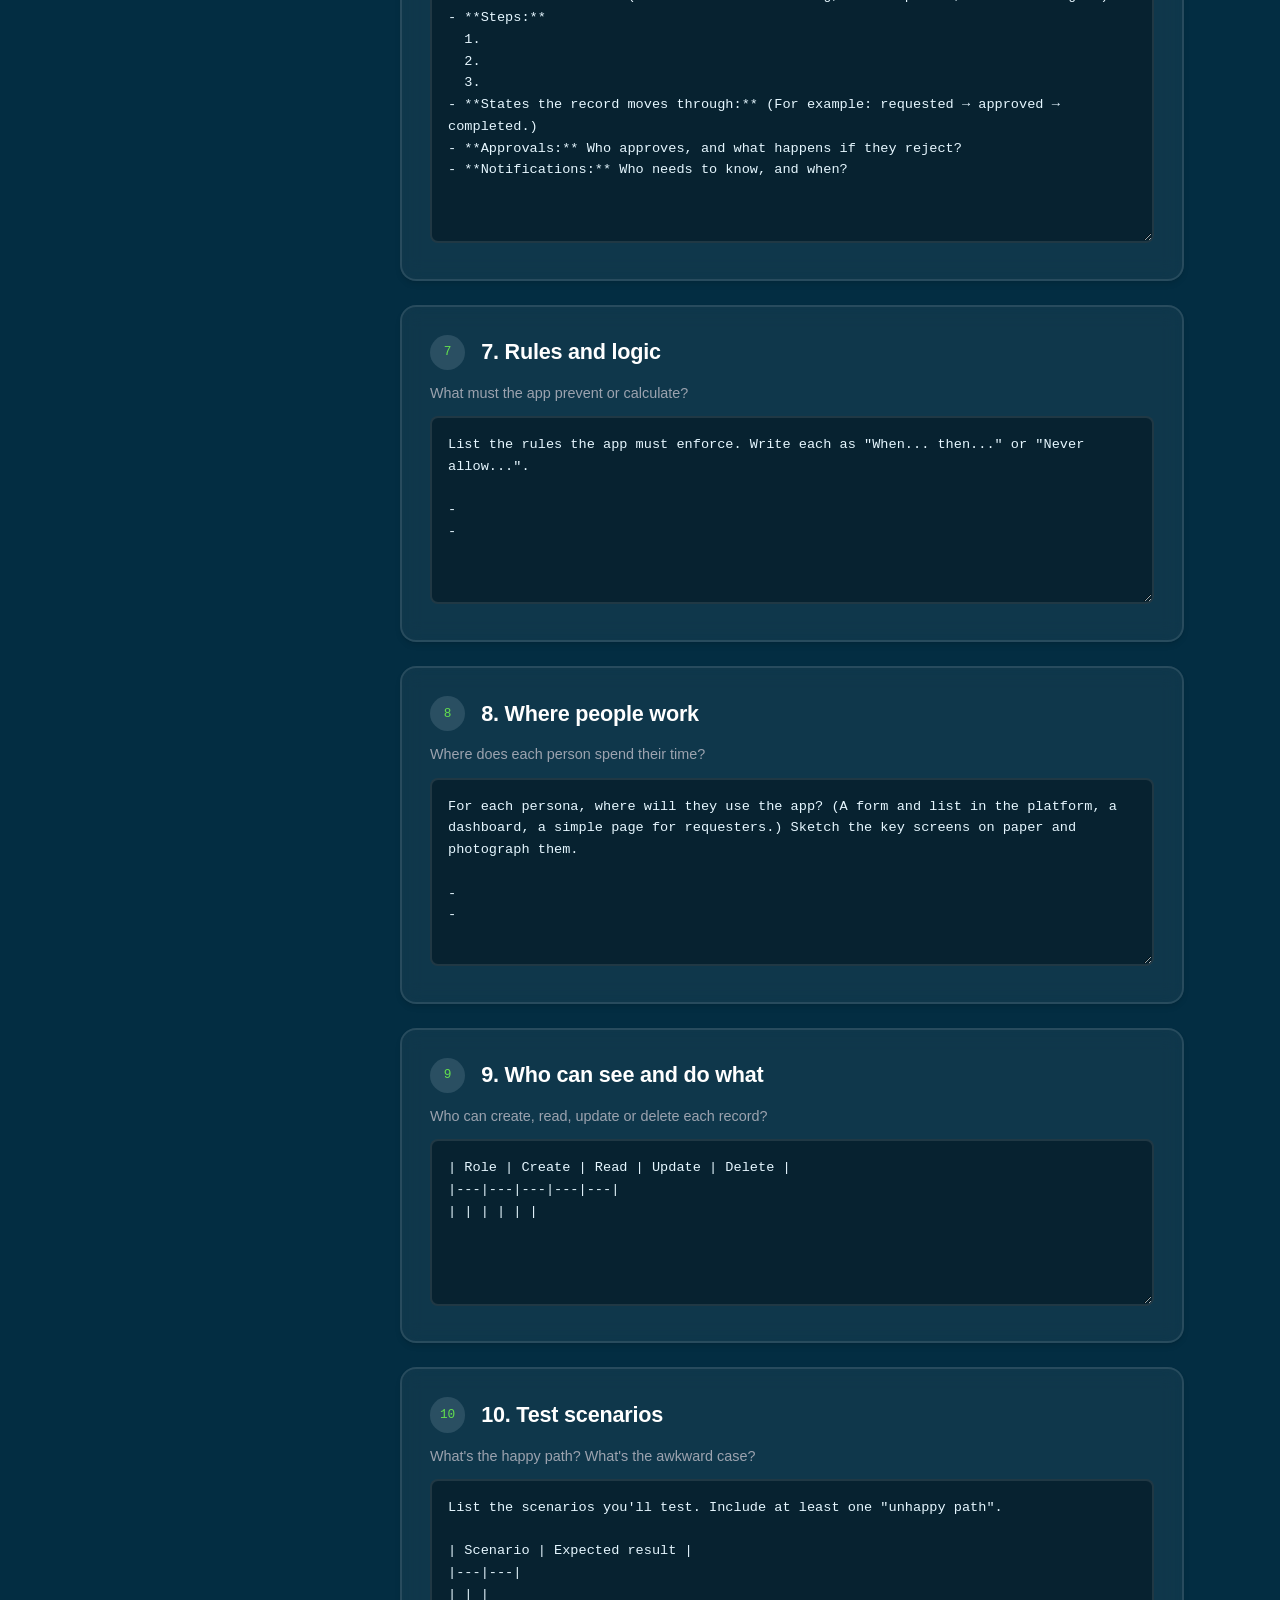
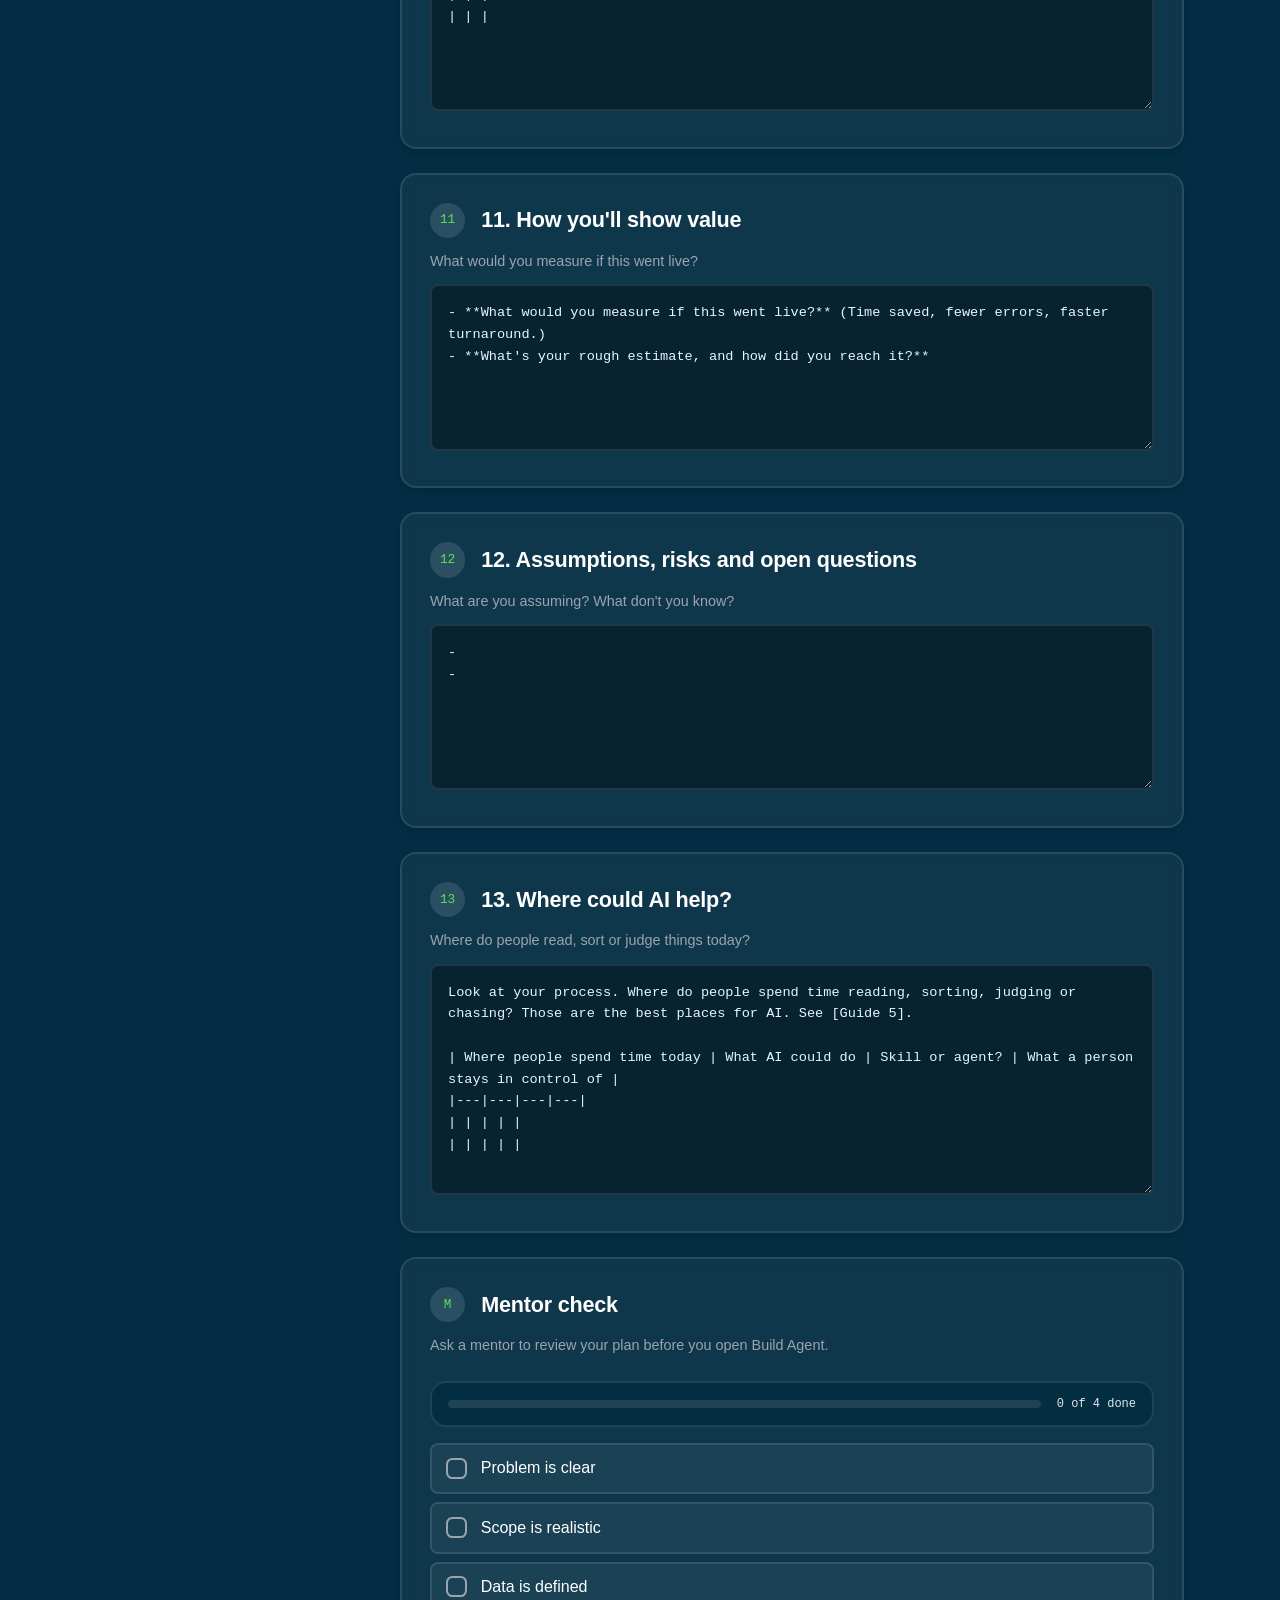
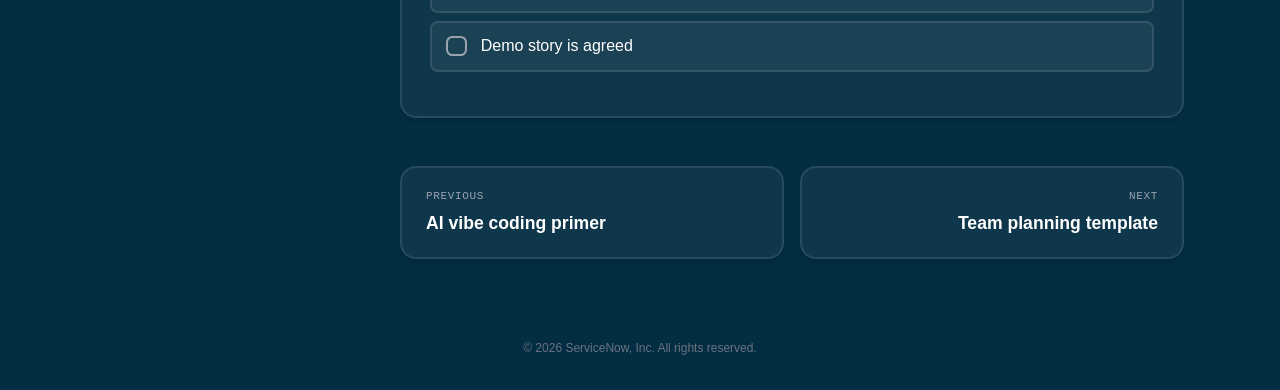
<file: planning-template.html>
<!DOCTYPE html><html lang="en-GB"><head><meta charset="utf-8">
<meta name="viewport" content="width=device-width, initial-scale=1">
<title>Plan your app | Build Agent hackathon</title>
<meta name="description" content="Guides for planning, building and demoing an app with ServiceNow Build Agent at a hackathon.">
<link rel="stylesheet" href="assets/style.css"></head><body data-page="template"><div class="container"><header class="site"><a class="brand" href="index.html" aria-label="Build Agent hackathon home"><svg xmlns="http://www.w3.org/2000/svg" width="132" height="20" viewBox="0 0 132 20"><path d="M32.022,6.391a5.626,5.626,0,0,0-3.61,1.3V6.523H25.119V19.35h3.425v-8.2a4.073,4.073,0,0,1,3.109-1.588,3.494,3.494,0,0,1,1.374.206V6.479a5.851,5.851,0,0,0-1.005-.088" fill="#ffffff" fill-rule="evenodd"/><path d="M2.16,15.436a5.369,5.369,0,0,0,3.5,1.269c.922,0,1.633-.45,1.633-1.084,0-1.931-6.191-1.243-6.191-5.369,0-2.459,2.371-3.993,4.9-3.993a7.9,7.9,0,0,1,4.32,1.3L8.72,10.04a4.3,4.3,0,0,0-2.45-.872c-.948,0-1.739.37-1.739,1.031,0,1.666,6.192,1.005,6.192,5.448,0,2.46-2.4,3.967-5.085,3.967A8.815,8.815,0,0,1,.5,17.9Z" fill="#ffffff" fill-rule="evenodd"/><path d="M23.657,12.817c0-3.57-2.5-6.558-6.034-6.558-3.794,0-6.218,3.12-6.218,6.691A6.4,6.4,0,0,0,18.1,19.614a6.919,6.919,0,0,0,5.243-2.3l-1.95-1.957a4.515,4.515,0,0,1-3.214,1.481A3.36,3.36,0,0,1,14.725,13.8h8.853A5.735,5.735,0,0,0,23.657,12.817Zm-8.774-1.533a2.775,2.775,0,0,1,2.74-2.248,2.552,2.552,0,0,1,2.53,2.248Z" fill="#ffffff" fill-rule="evenodd"/><polygon points="41.19 14.351 44.694 6.523 48.252 6.523 42.376 19.35 40.005 19.35 34.129 6.523 37.686 6.523 41.19 14.351" fill="#ffffff" fill-rule="evenodd"/><path d="M51.128.5A2.2,2.2,0,1,1,48.888,2.7,2.2,2.2,0,0,1,51.128.5" fill="#ffffff" fill-rule="evenodd"/><rect x="49.415" y="6.523" width="3.425" height="12.827" fill="#ffffff"/><path d="M67,16.731a6.766,6.766,0,0,1-5.8,2.883,6.68,6.68,0,1,1,.026-13.355,6.808,6.808,0,0,1,5.375,2.565l-2.424,2.142a3.7,3.7,0,0,0-2.951-1.534A3.433,3.433,0,0,0,57.78,12.95a3.383,3.383,0,0,0,3.531,3.49,3.741,3.741,0,0,0,3.056-1.692Z" fill="#ffffff" fill-rule="evenodd"/><path d="M79.442,17.313a6.918,6.918,0,0,1-5.243,2.3,6.4,6.4,0,0,1-6.692-6.664c0-3.571,2.424-6.691,6.218-6.691,3.53,0,6.033,2.988,6.033,6.558a5.635,5.635,0,0,1-.079.979H70.826a3.36,3.36,0,0,0,3.452,3.041,4.52,4.52,0,0,0,3.215-1.481Zm-3.188-6.029a2.551,2.551,0,0,0-2.529-2.248,2.774,2.774,0,0,0-2.74,2.248Z" fill="#ffffff" fill-rule="evenodd"/><path d="M81.12,19.35V6.523h3.293V7.554a5.625,5.625,0,0,1,3.609-1.295,5.747,5.747,0,0,1,4.427,2.063,6.482,6.482,0,0,1,1.317,4.5V19.35H90.341v-6.8a3.11,3.11,0,0,0-.764-2.407,2.69,2.69,0,0,0-1.923-.714,4.076,4.076,0,0,0-3.109,1.587V19.35Z" fill="#ffffff" fill-rule="evenodd"/><path d="M102.586,6.259A7.5,7.5,0,0,0,97.419,19.21a1.481,1.481,0,0,0,1.926.1,5.355,5.355,0,0,1,6.394,0,1.485,1.485,0,0,0,1.937-.113,7.5,7.5,0,0,0-5.09-12.94M102.542,17.5a3.637,3.637,0,0,1-3.734-3.733,3.734,3.734,0,1,1,7.468,0,3.637,3.637,0,0,1-3.734,3.733" fill="#62d84e" fill-rule="evenodd"/><polygon points="116.788 19.35 114.237 19.35 109.15 6.523 112.57 6.523 115.359 13.853 118.094 6.523 120.952 6.523 123.662 13.853 126.475 6.523 129.896 6.523 124.809 19.35 122.258 19.35 119.523 12.046 116.788 19.35" fill="#ffffff" fill-rule="evenodd"/><path d="M129.935,17.9h-.289v.543H129.4V16.957h.6a.476.476,0,0,1,.478.478.469.469,0,0,1-.295.432l.338.579h-.268Zm-.289-.219H130a.249.249,0,0,0,0-.5h-.351Z" fill="#ffffff"/><path d="M129.9,16.348a1.379,1.379,0,1,1-1.378,1.379,1.381,1.381,0,0,1,1.378-1.379m0-.218a1.6,1.6,0,1,0,1.6,1.6,1.6,1.6,0,0,0-1.6-1.6Z" fill="#ffffff"/></svg><span class="pill">Hackathon</span></a>
<nav class="nav-links"><a href="index.html#guides">Guides</a><a class="hide-sm" href="index.html#example">Example app</a><a href="planning-template.html" class="btn btn-primary btn-small">Planning template</a></nav></header><div class="layout"><aside class="side"><p class="label">Guides</p><ol><li class=""><a href="00-vibe-coding-primer.html"><span class="n">0</span><span class="t">AI vibe coding primer</span></a></li><li class="on"><a href="01-plan-your-app.html"><span class="n">1</span><span class="t">Plan your app</span></a></li><li class=""><a href="planning-template.html"><span class="n">T</span><span class="t">Team planning template</span></a></li><li class=""><a href="02-getting-started.html"><span class="n">2</span><span class="t">Getting started</span></a></li><li class=""><a href="03-writing-good-prompts.html"><span class="n">3</span><span class="t">Writing good prompts</span></a></li><li class=""><a href="04-building-and-iterating.html"><span class="n">4</span><span class="t">Building, testing and getting demo-ready</span></a></li><li class=""><a href="05-adding-an-agent-or-skill.html"><span class="n">5</span><span class="t">Adding an agent or skill</span></a></li><li class=""><a href="prompt-patterns.html"><span class="n">P</span><span class="t">Bad, OK and good prompts</span></a></li><li class=""><a href="prompt-library.html"><span class="n">L</span><span class="t">Prompt library</span></a></li></ol><p class="label">On this page</p><nav class="toc"><a href="#s-team">Team</a><a href="#s-s1">1. The problem</a><a href="#s-s2">2. The people</a><a href="#s-s3">3. The finished product</a><a href="#s-s4">4. Scope</a><a href="#s-s5">5. Data</a><a href="#s-s6">6. The process</a><a href="#s-s7">7. Rules and logic</a><a href="#s-s8">8. Where people work</a><a href="#s-s9">9. Who can see and do what</a><a href="#s-s10">10. Test scenarios</a><a href="#s-s11">11. How you&#x27;ll show value</a><a href="#s-s12">12. Assumptions, risks and open questions</a><a href="#s-s13">13. Where could AI help?</a><a href="#s-mentor">Mentor check</a></nav></aside><article><div class="page-hero reveal"><div class="icon-box"><img src="assets/icons/project.svg" alt=""></div><div><p class="eyebrow">Guide 1 &middot; 10 min read</p><h1><span class="g">Plan your</span> app</h1></div></div><div class="prose"><p>Fill this in together before you open Build Agent. Every box is pre-filled with the questions to answer: type over them. Your plan saves in this browser as you go.</p>
<div class="callout callout-success"><div class="callout-label">When you're done</div><p>For a quick review, write a short brief from sections 1, 2, 3, 4 and 6 and use <a href="03-writing-good-prompts.html#prompt-1-review-the-plan">Prompt 1</a>. For a thorough review, select <strong>Copy our plan</strong> and paste it into the <a href="prompt-library.html#1b-full-review">full-review prompt</a> in the prompt library. Need a worked example? See the <a href="03-writing-good-prompts.html#the-completed-plan">Workplace Issue Reporter plan</a>.</p></div></div><div class="toolbar"><button class="btn btn-primary btn-small" type="button" data-copy-plan>Copy our plan</button><button class="btn btn-secondary btn-small" type="button" data-download-plan>Download as Markdown</button><a class="btn btn-secondary btn-small" href="downloads/planning-template.md" download>Blank template</a><button class="btn btn-secondary btn-small" type="button" data-reset-plan>Start again</button><span class="saved">Saves in this browser</span></div><section class="tsec card" id="s-team"><div class="head"><span class="n">T</span><h2>Team</h2></div><p class="hint">Who you are and which challenge you picked.</p>
<textarea name="team" data-title="Team" rows="6" spellcheck="true" aria-label="Team">Team name:
Challenge:
Team members and roles:
</textarea></section><section class="tsec card" id="s-s1"><div class="head"><span class="n">1</span><h2>1. The problem</h2></div><p class="hint">Who feels this pain? What does it cost today?</p>
<textarea name="s1" data-title="1. The problem" rows="7" spellcheck="true" aria-label="1. The problem">- **Who has this problem?**
- **What happens today?** (How is it handled now: email, spreadsheets, phone calls?)
- **What goes wrong, and what does it cost?** (Time lost, delays, errors, frustration.)
- **In one sentence, the problem is:**
</textarea></section><section class="tsec card" id="s-s2"><div class="head"><span class="n">2</span><h2>2. The people</h2></div><p class="hint">Who uses it, and what do they each need to do?</p>
<textarea name="s2" data-title="2. The people" rows="7" spellcheck="true" aria-label="2. The people">| Persona or role | What they need to do in the app | How often |
|---|---|---|
| | | |
| | | |
</textarea></section><section class="tsec card" id="s-s3"><div class="head"><span class="n">3</span><h2>3. The finished product</h2></div><p class="hint">What&#x27;s the headline? What&#x27;s the demo story?</p>
<textarea name="s3" data-title="3. The finished product" rows="10" spellcheck="true" aria-label="3. The finished product">- **Headline:** If this app went live tomorrow, what would the announcement say? (One sentence.)
- **Demo story:** Describe your 5-minute demo, step by step, as the person using it.
  1.
  2.
  3.
  4.
- **What has changed for the people in section 2?**
</textarea></section><section class="tsec card" id="s-s4"><div class="head"><span class="n">4</span><h2>4. Scope</h2></div><p class="hint">What must work by the end of day 1? What can wait?</p>
<textarea name="s4" data-title="4. Scope" rows="7" spellcheck="true" aria-label="4. Scope">| Must have (working by end of day 1) | Should have (day 2) | Won&#x27;t have (parking lot) |
|---|---|---|
| | | |
| | | |
</textarea></section><section class="tsec card" id="s-s5"><div class="head"><span class="n">5</span><h2>5. Data</h2></div><p class="hint">What information do you store? What can you reuse from the platform?</p>
<textarea name="s5" data-title="5. Data" rows="18" spellcheck="true" aria-label="5. Data">For each table, list the fields you need. Where you can, reuse platform tables, such as users (sys_user), groups (sys_user_group), locations (cmn_location) and departments (cmn_department).

**Table:**

| Field | Type (text, number, date/time, true/false, choice, reference) | Choices or referenced table | Mandatory? |
|---|---|---|---|
| | | | |

**Table:**

| Field | Type | Choices or referenced table | Mandatory? |
|---|---|---|---|
| | | | |

**How do the tables relate?** (For example: one piece of equipment has many bookings.)
</textarea></section><section class="tsec card" id="s-s6"><div class="head"><span class="n">6</span><h2>6. The process</h2></div><p class="hint">What starts it? What happens next? Who needs to know?</p>
<textarea name="s6" data-title="6. The process" rows="11" spellcheck="true" aria-label="6. The process">- **What starts it?** (A user submits something, a date passes, a field changes.)
- **Steps:**
  1.
  2.
  3.
- **States the record moves through:** (For example: requested → approved → completed.)
- **Approvals:** Who approves, and what happens if they reject?
- **Notifications:** Who needs to know, and when?
</textarea></section><section class="tsec card" id="s-s7"><div class="head"><span class="n">7</span><h2>7. Rules and logic</h2></div><p class="hint">What must the app prevent or calculate?</p>
<textarea name="s7" data-title="7. Rules and logic" rows="7" spellcheck="true" aria-label="7. Rules and logic">List the rules the app must enforce. Write each as &quot;When... then...&quot; or &quot;Never allow...&quot;.

-
-
</textarea></section><section class="tsec card" id="s-s8"><div class="head"><span class="n">8</span><h2>8. Where people work</h2></div><p class="hint">Where does each person spend their time?</p>
<textarea name="s8" data-title="8. Where people work" rows="7" spellcheck="true" aria-label="8. Where people work">For each persona, where will they use the app? (A form and list in the platform, a dashboard, a simple page for requesters.) Sketch the key screens on paper and photograph them.

-
-
</textarea></section><section class="tsec card" id="s-s9"><div class="head"><span class="n">9</span><h2>9. Who can see and do what</h2></div><p class="hint">Who can create, read, update or delete each record?</p>
<textarea name="s9" data-title="9. Who can see and do what" rows="6" spellcheck="true" aria-label="9. Who can see and do what">| Role | Create | Read | Update | Delete |
|---|---|---|---|---|
| | | | | |
</textarea></section><section class="tsec card" id="s-s10"><div class="head"><span class="n">10</span><h2>10. Test scenarios</h2></div><p class="hint">What&#x27;s the happy path? What&#x27;s the awkward case?</p>
<textarea name="s10" data-title="10. Test scenarios" rows="9" spellcheck="true" aria-label="10. Test scenarios">List the scenarios you&#x27;ll test. Include at least one &quot;unhappy path&quot;.

| Scenario | Expected result |
|---|---|
| | |
| | |
</textarea></section><section class="tsec card" id="s-s11"><div class="head"><span class="n">11</span><h2>11. How you&#x27;ll show value</h2></div><p class="hint">What would you measure if this went live?</p>
<textarea name="s11" data-title="11. How you&#x27;ll show value" rows="6" spellcheck="true" aria-label="11. How you&#x27;ll show value">- **What would you measure if this went live?** (Time saved, fewer errors, faster turnaround.)
- **What&#x27;s your rough estimate, and how did you reach it?**
</textarea></section><section class="tsec card" id="s-s12"><div class="head"><span class="n">12</span><h2>12. Assumptions, risks and open questions</h2></div><p class="hint">What are you assuming? What don&#x27;t you know?</p>
<textarea name="s12" data-title="12. Assumptions, risks and open questions" rows="6" spellcheck="true" aria-label="12. Assumptions, risks and open questions">-
-
</textarea></section><section class="tsec card" id="s-s13"><div class="head"><span class="n">13</span><h2>13. Where could AI help?</h2></div><p class="hint">Where do people read, sort or judge things today?</p>
<textarea name="s13" data-title="13. Where could AI help?" rows="9" spellcheck="true" aria-label="13. Where could AI help?">Look at your process. Where do people spend time reading, sorting, judging or chasing? Those are the best places for AI. See [Guide 5].

| Where people spend time today | What AI could do | Skill or agent? | What a person stays in control of |
|---|---|---|---|
| | | | |
| | | | |
</textarea></section><section class="tsec card" id="s-mentor"><div class="head"><span class="n">M</span><h2>Mentor check</h2></div><p class="hint">Ask a mentor to review your plan before you open Build Agent.</p><div class="progress"><div class="track"><div class="fill"></div></div><span class="count"></span><span class="status status-pass ready">Ready to build</span></div><ul class="checklist"><li><label><input type="checkbox"><span>Problem is clear</span></label></li><li><label><input type="checkbox"><span>Scope is realistic</span></label></li><li><label><input type="checkbox"><span>Data is defined</span></label></li><li><label><input type="checkbox"><span>Demo story is agreed</span></label></li></ul></section><nav class="pager"><a class="card prev" href="00-vibe-coding-primer.html"><div class="dir">Previous</div><div class="t">AI vibe coding primer</div></a><a class="card next" href="planning-template.html"><div class="dir">Next</div><div class="t">Team planning template</div></a></nav></article></div></div><footer class="site">&copy; 2026 ServiceNow, Inc. All rights reserved.</footer><script src="assets/site.js"></script></body></html>
</file>
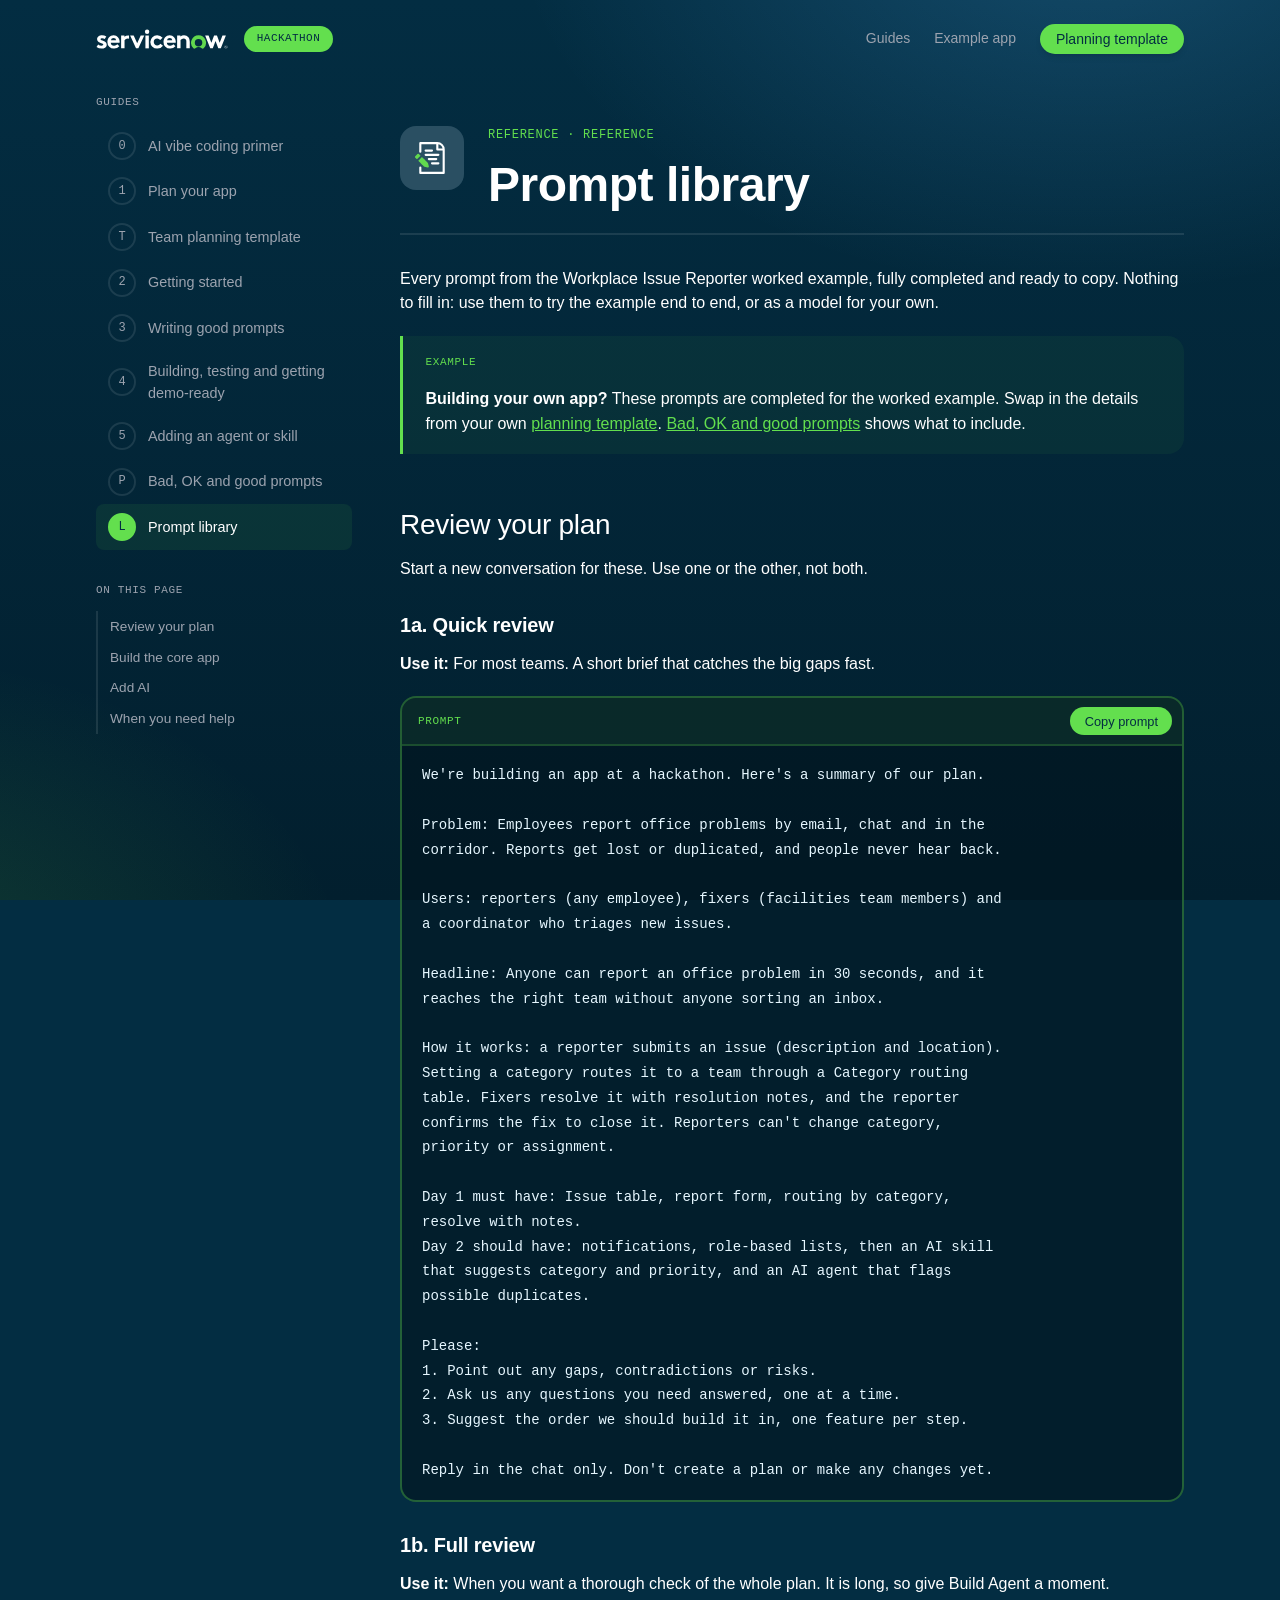
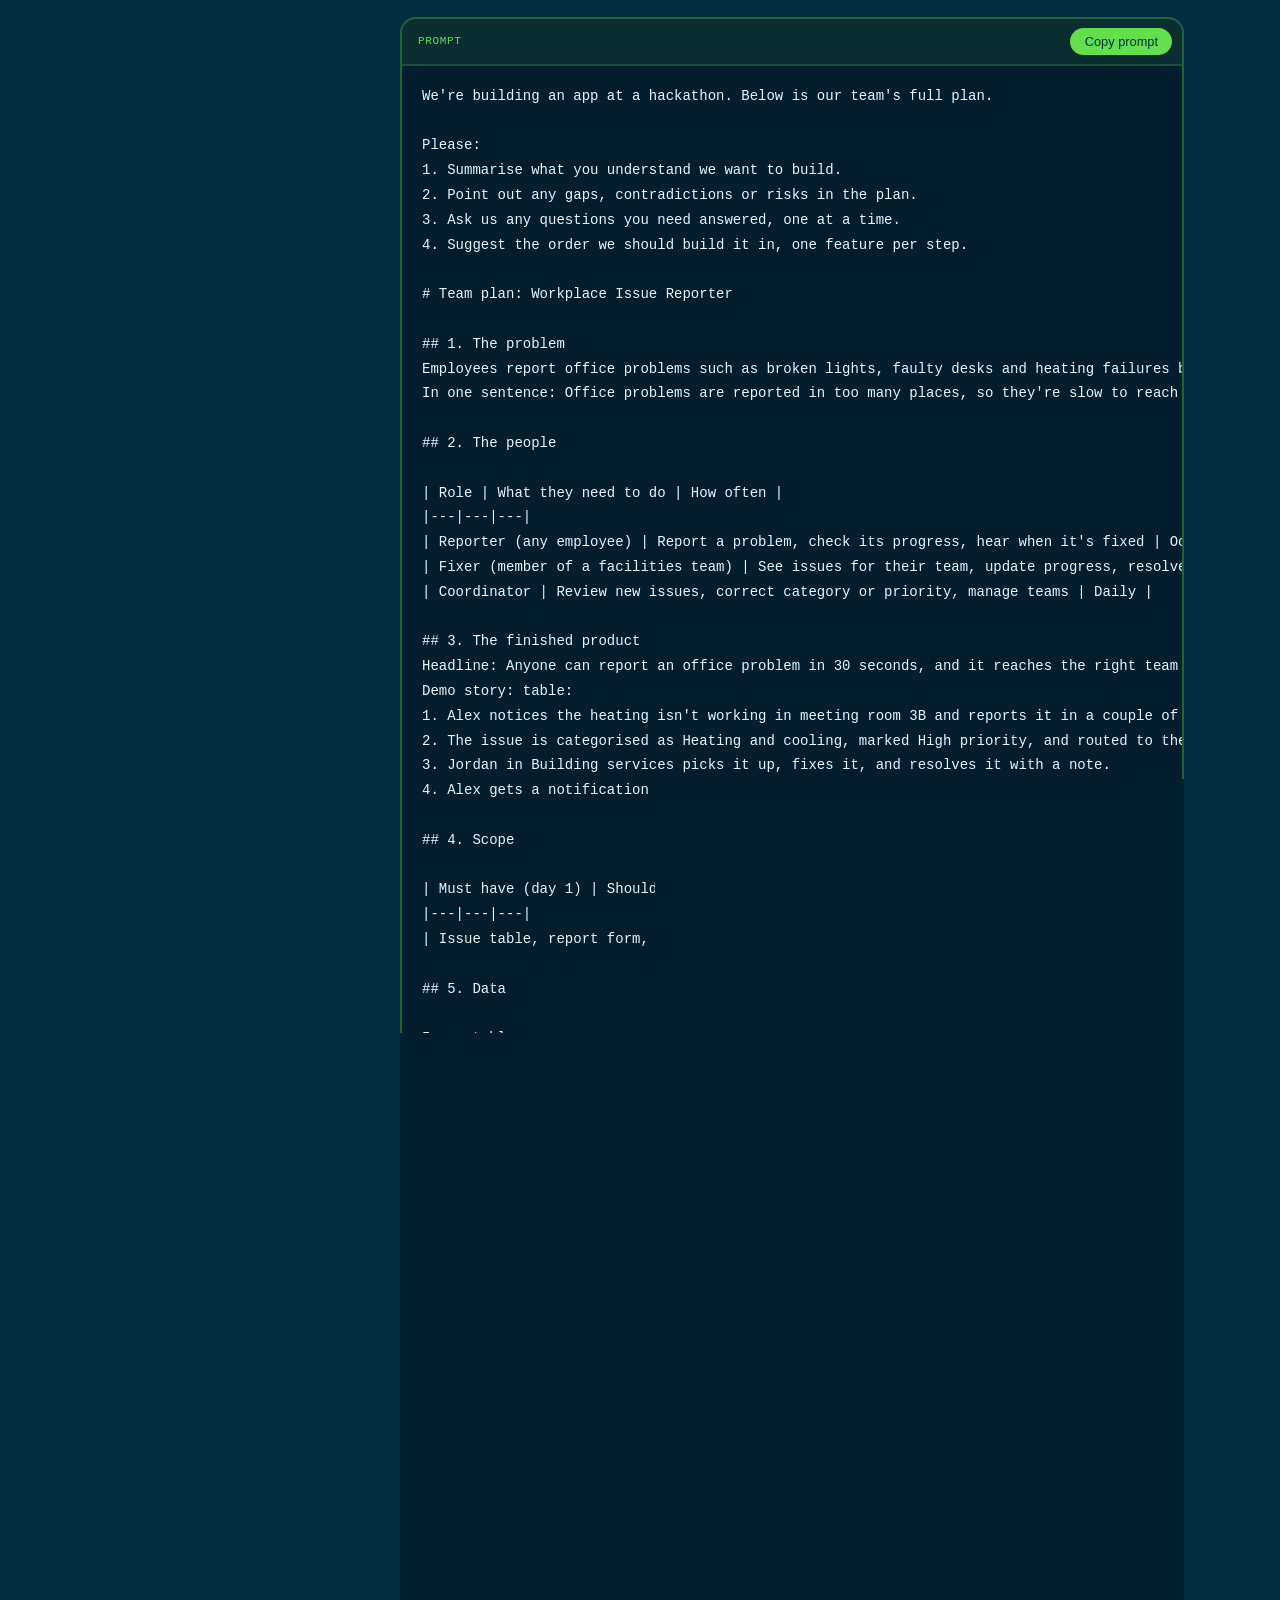
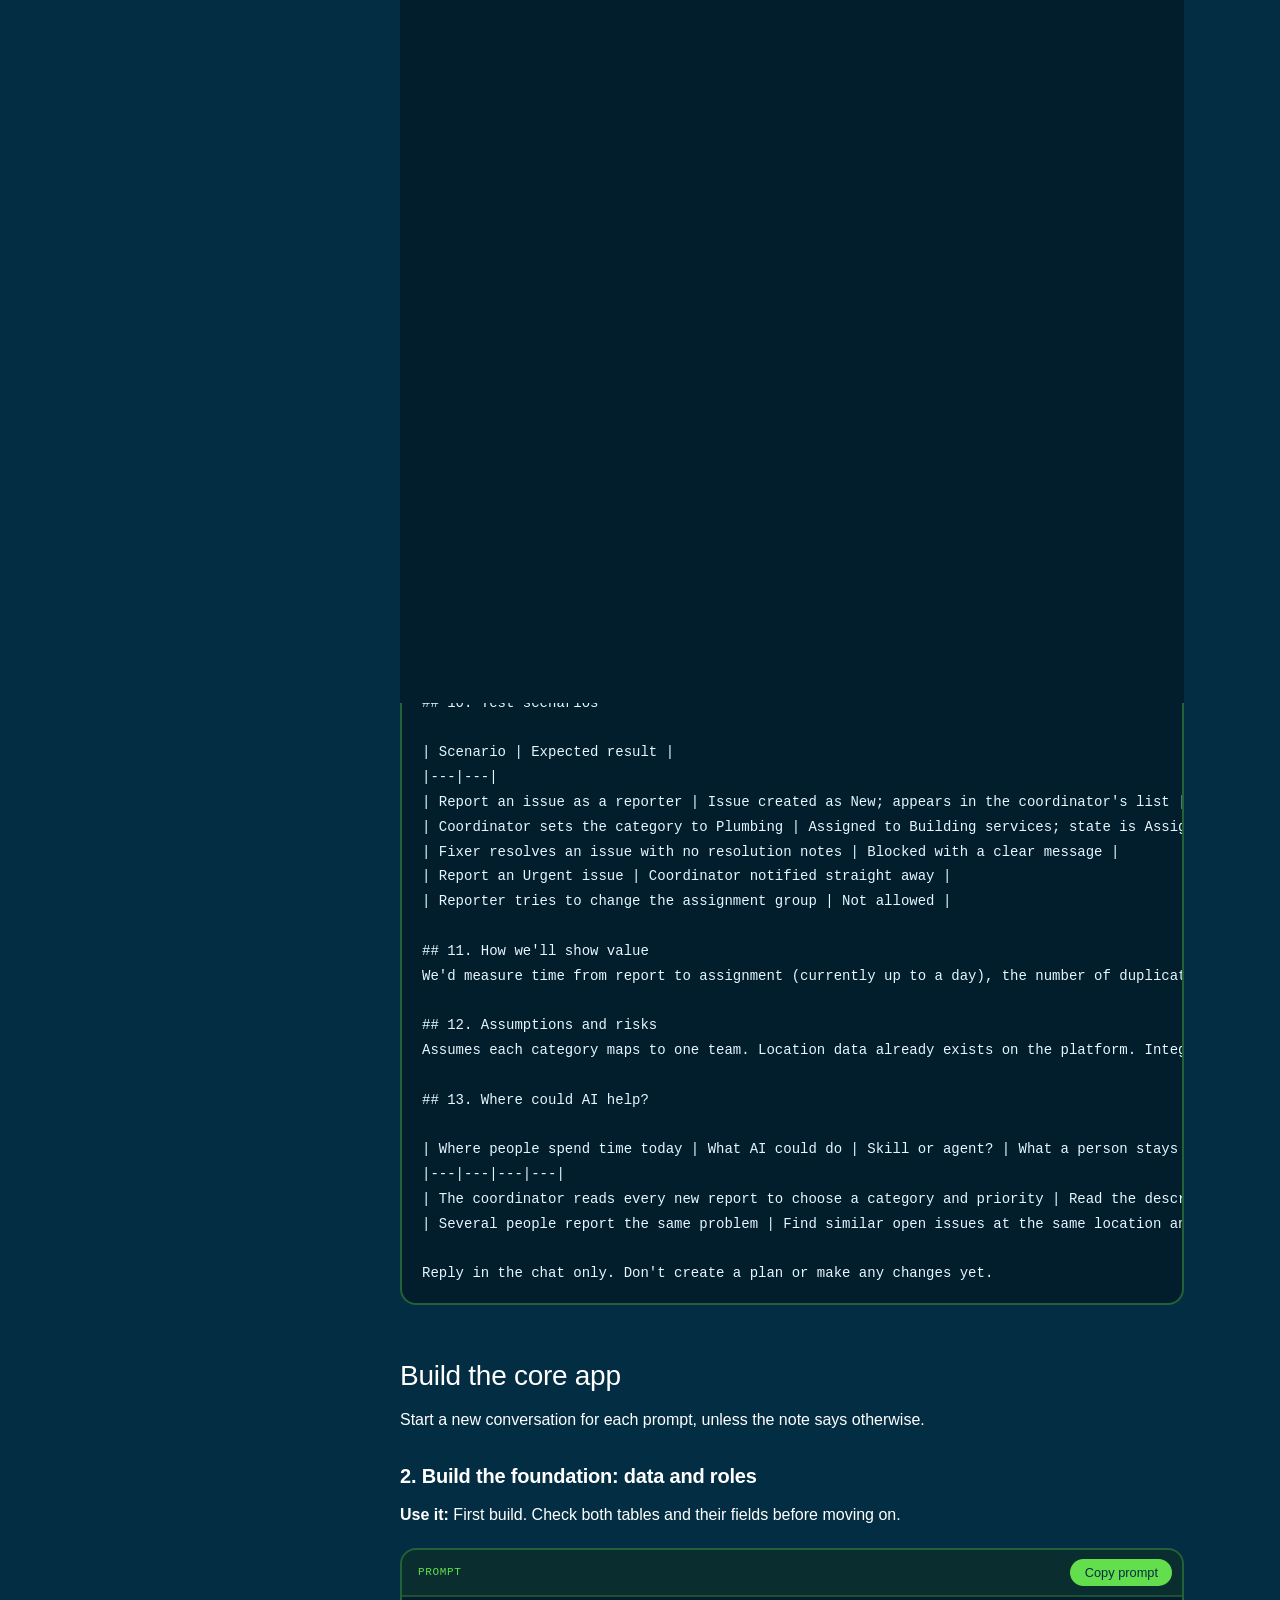
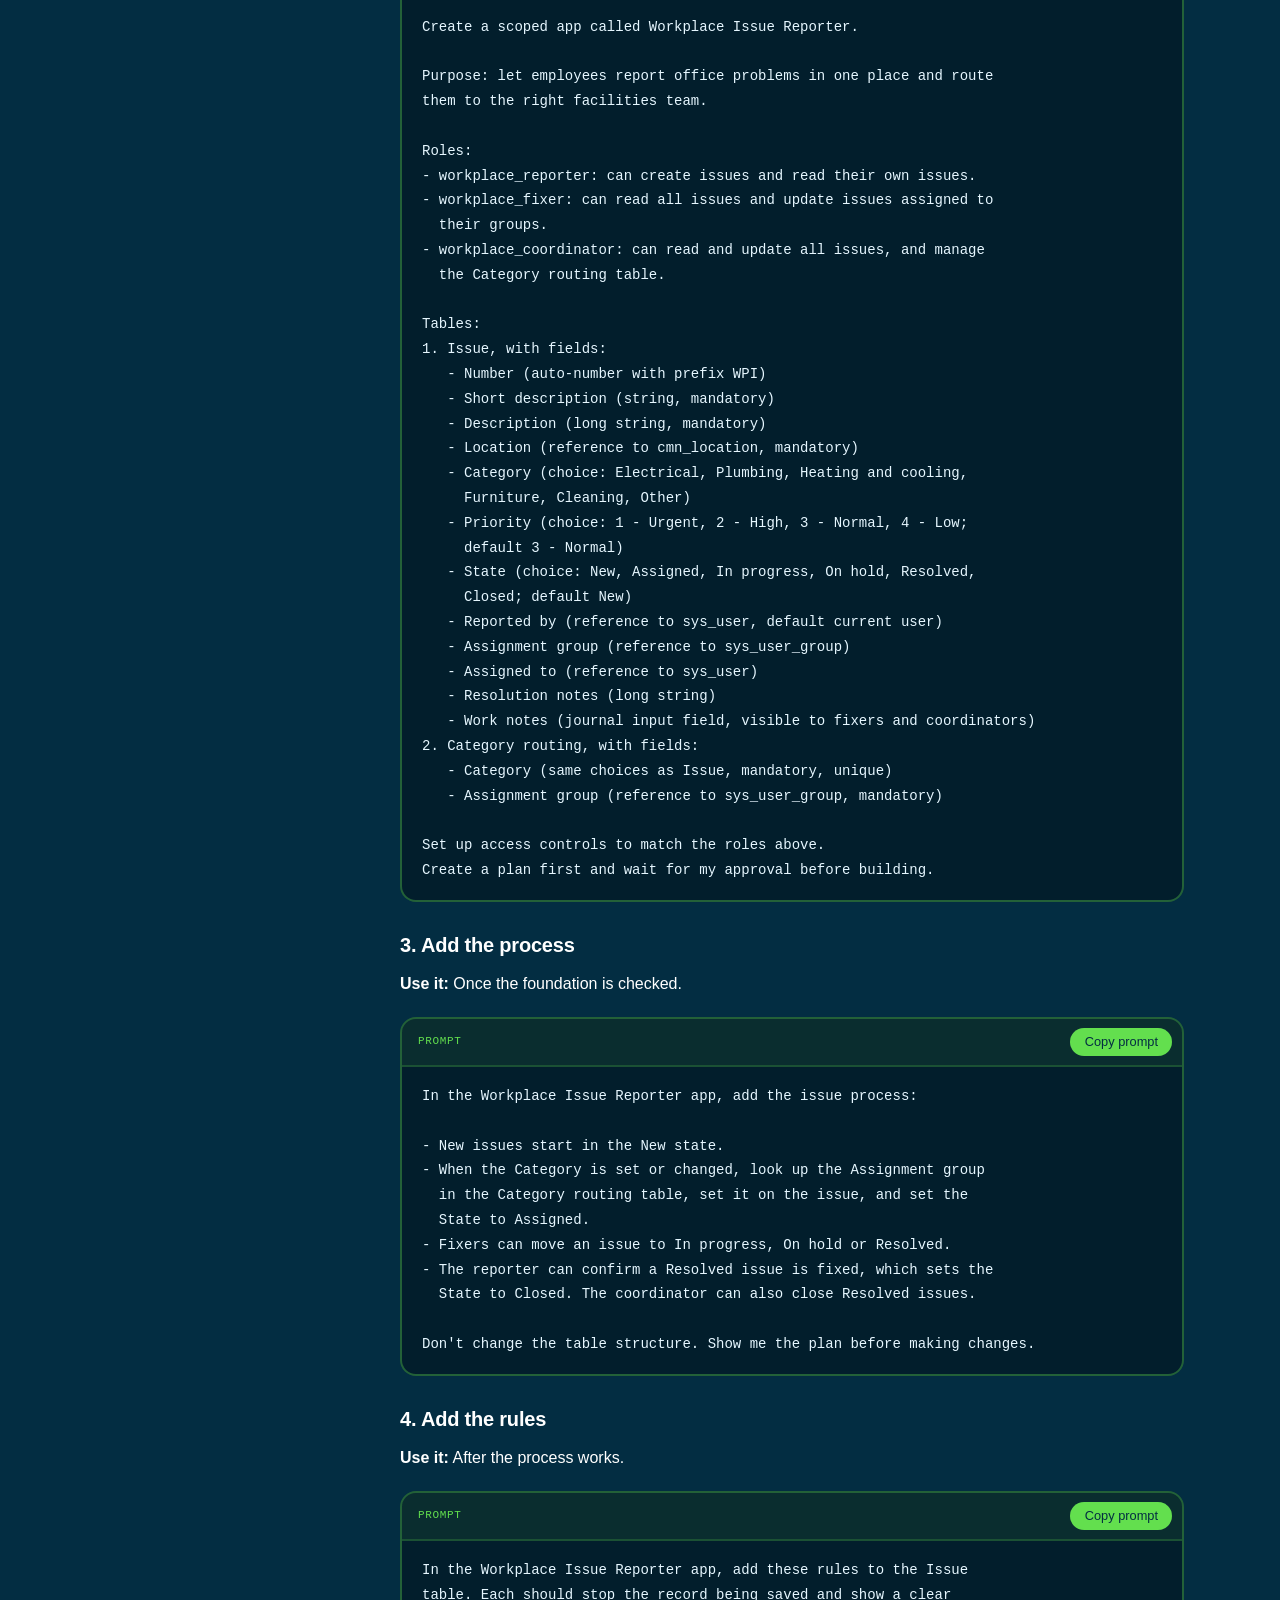
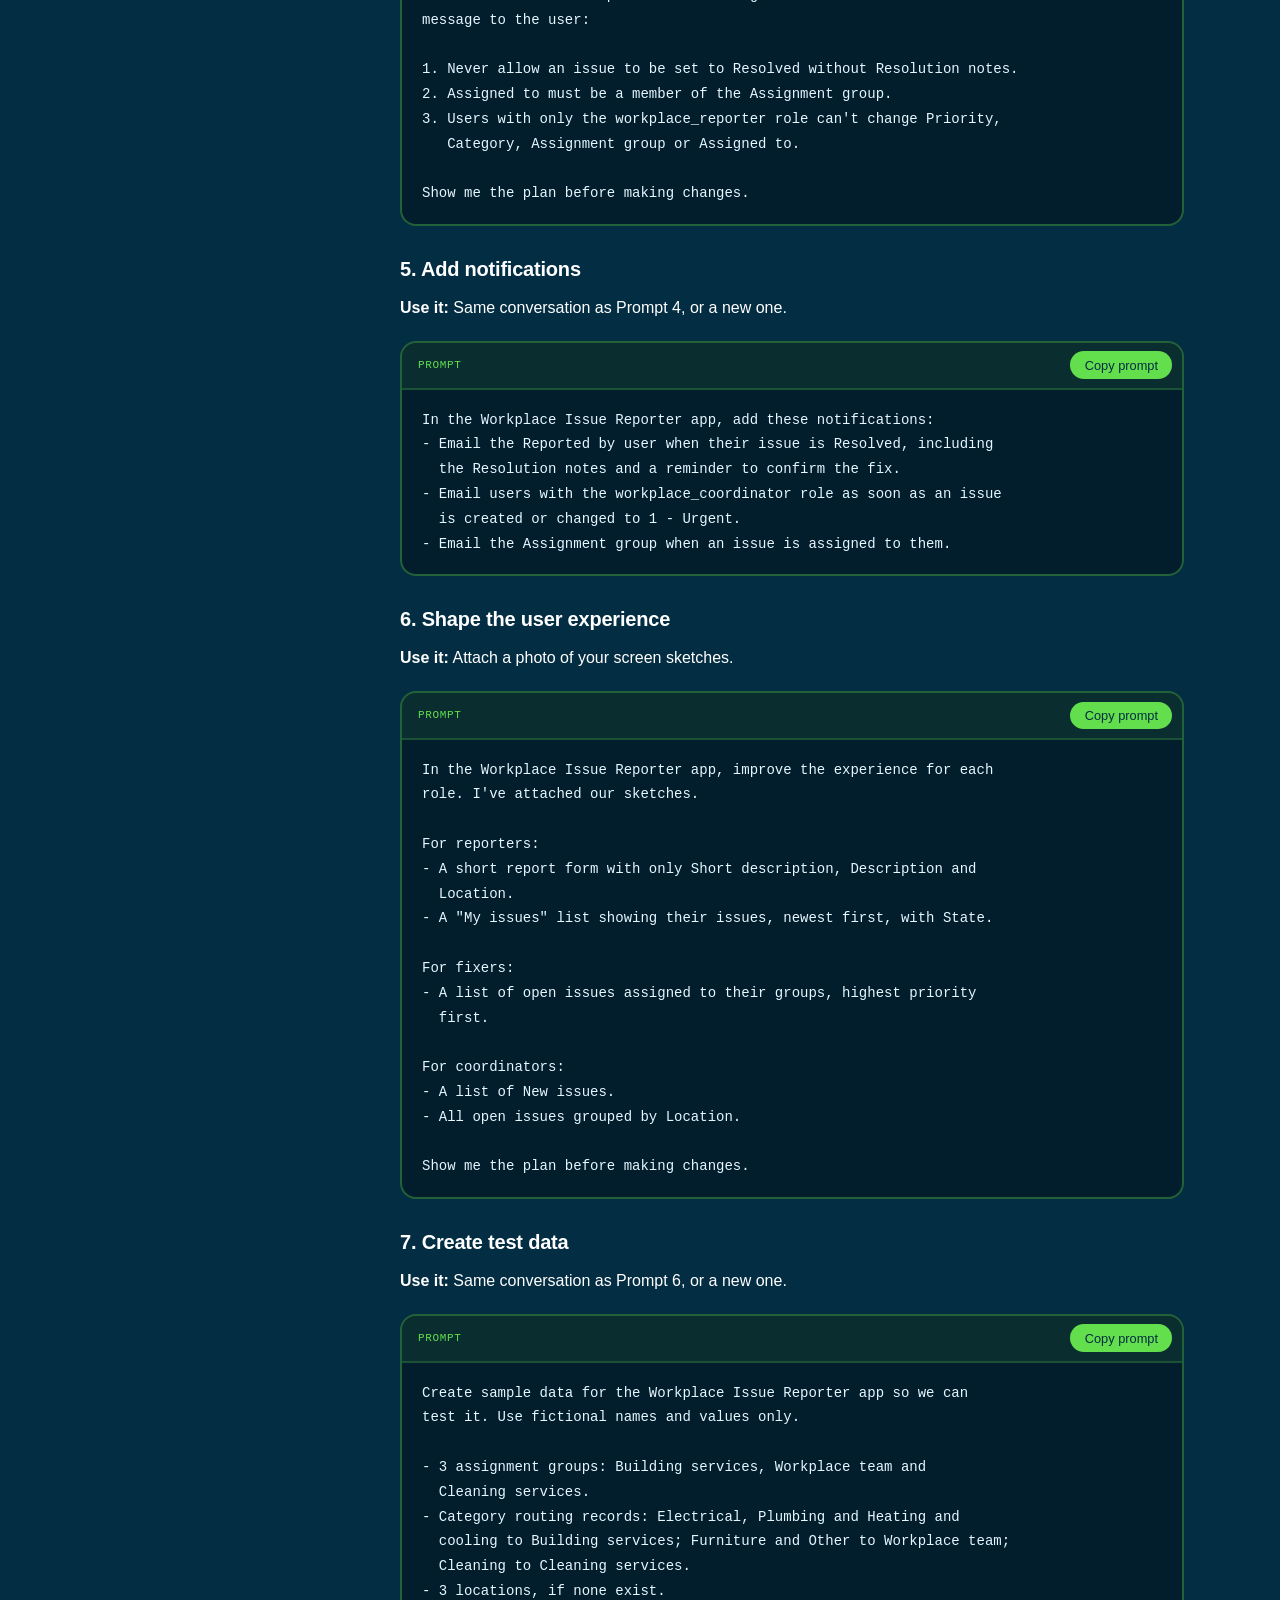
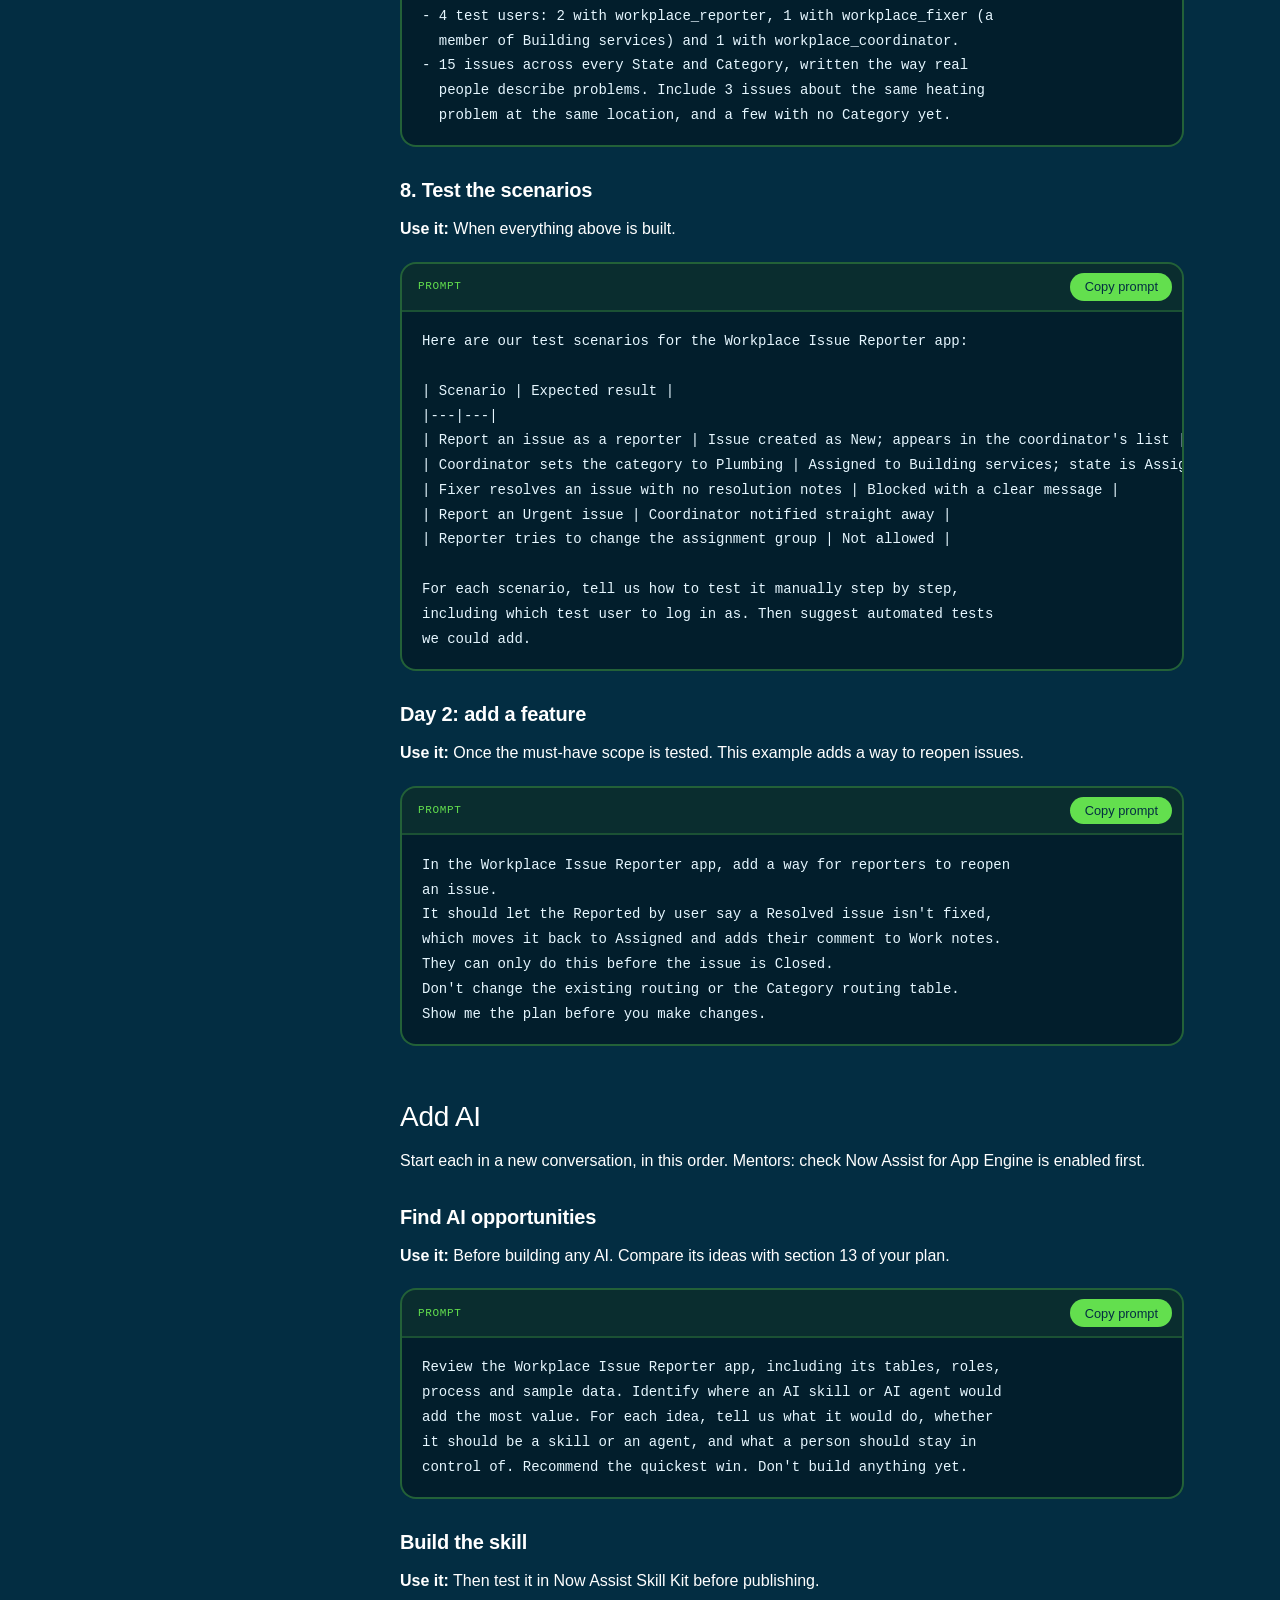
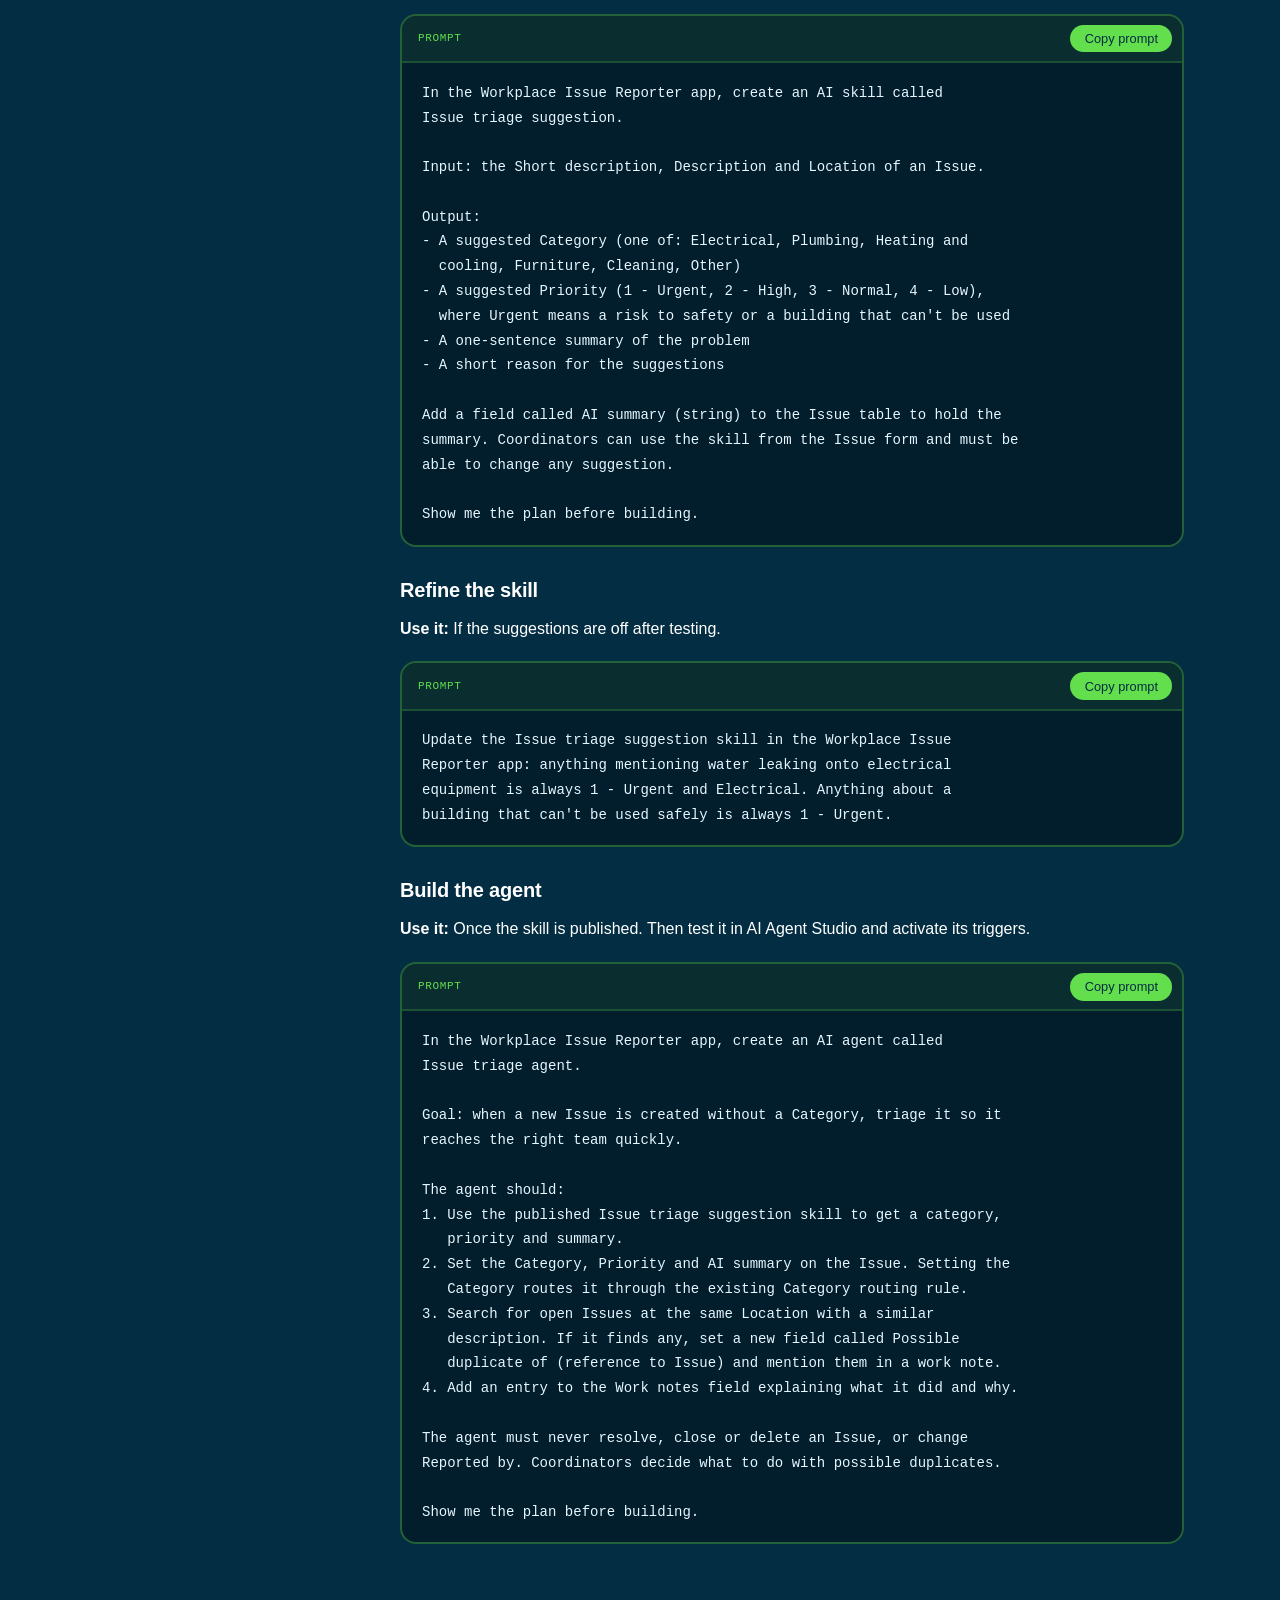
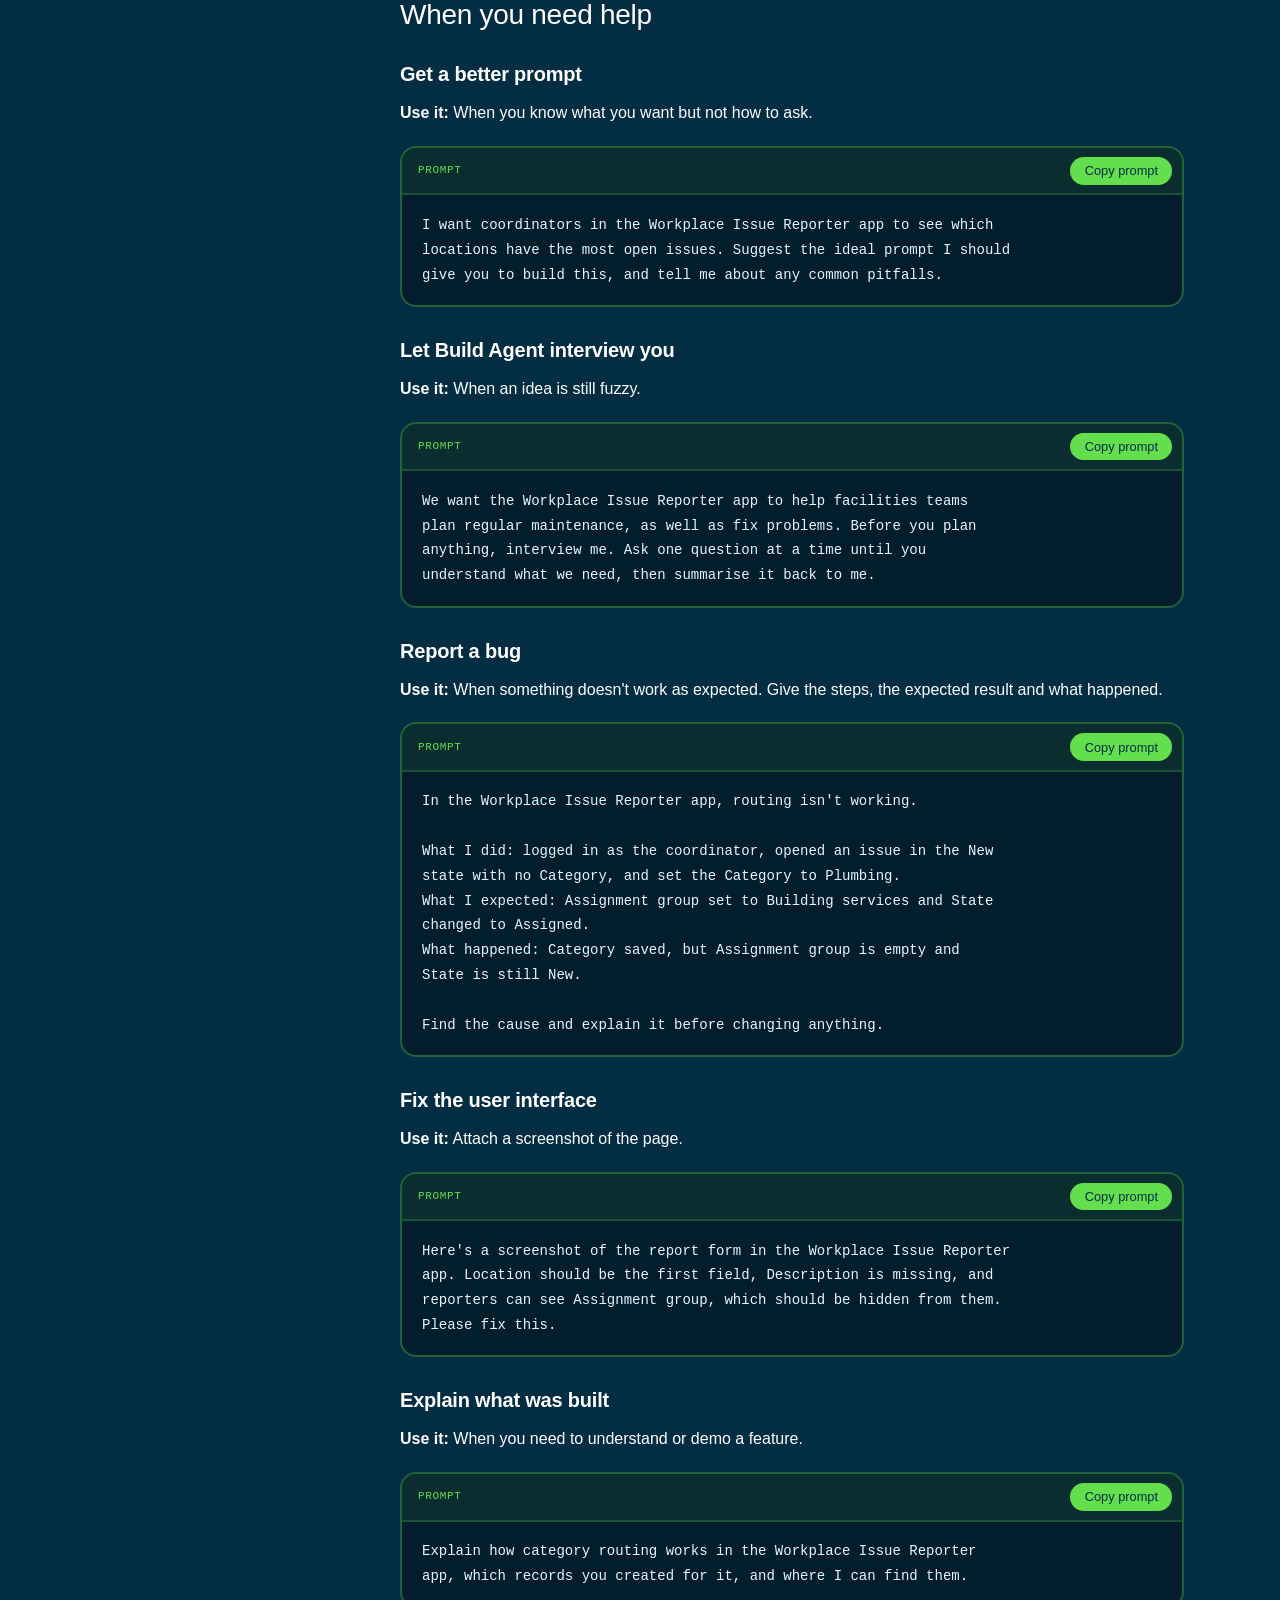
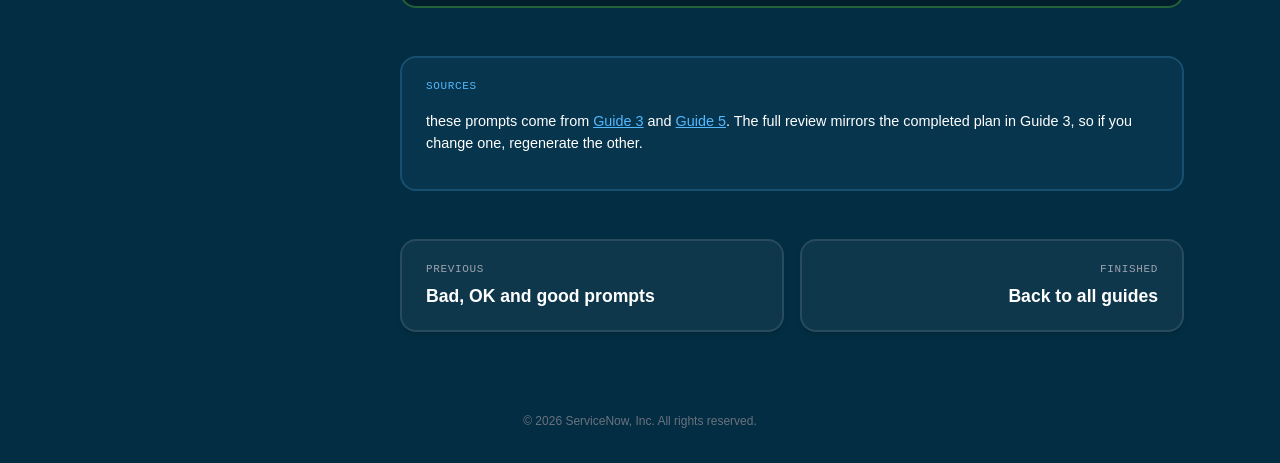
<file: prompt-library.html>
<!DOCTYPE html><html lang="en-GB"><head><meta charset="utf-8">
<meta name="viewport" content="width=device-width, initial-scale=1">
<title>Prompt library | Build Agent hackathon</title>
<meta name="description" content="Guides for planning, building and demoing an app with ServiceNow Build Agent at a hackathon.">
<link rel="stylesheet" href="assets/style.css"></head><body data-page="prompt-library"><div class="container"><header class="site"><a class="brand" href="index.html" aria-label="Build Agent hackathon home"><svg xmlns="http://www.w3.org/2000/svg" width="132" height="20" viewBox="0 0 132 20"><path d="M32.022,6.391a5.626,5.626,0,0,0-3.61,1.3V6.523H25.119V19.35h3.425v-8.2a4.073,4.073,0,0,1,3.109-1.588,3.494,3.494,0,0,1,1.374.206V6.479a5.851,5.851,0,0,0-1.005-.088" fill="#ffffff" fill-rule="evenodd"/><path d="M2.16,15.436a5.369,5.369,0,0,0,3.5,1.269c.922,0,1.633-.45,1.633-1.084,0-1.931-6.191-1.243-6.191-5.369,0-2.459,2.371-3.993,4.9-3.993a7.9,7.9,0,0,1,4.32,1.3L8.72,10.04a4.3,4.3,0,0,0-2.45-.872c-.948,0-1.739.37-1.739,1.031,0,1.666,6.192,1.005,6.192,5.448,0,2.46-2.4,3.967-5.085,3.967A8.815,8.815,0,0,1,.5,17.9Z" fill="#ffffff" fill-rule="evenodd"/><path d="M23.657,12.817c0-3.57-2.5-6.558-6.034-6.558-3.794,0-6.218,3.12-6.218,6.691A6.4,6.4,0,0,0,18.1,19.614a6.919,6.919,0,0,0,5.243-2.3l-1.95-1.957a4.515,4.515,0,0,1-3.214,1.481A3.36,3.36,0,0,1,14.725,13.8h8.853A5.735,5.735,0,0,0,23.657,12.817Zm-8.774-1.533a2.775,2.775,0,0,1,2.74-2.248,2.552,2.552,0,0,1,2.53,2.248Z" fill="#ffffff" fill-rule="evenodd"/><polygon points="41.19 14.351 44.694 6.523 48.252 6.523 42.376 19.35 40.005 19.35 34.129 6.523 37.686 6.523 41.19 14.351" fill="#ffffff" fill-rule="evenodd"/><path d="M51.128.5A2.2,2.2,0,1,1,48.888,2.7,2.2,2.2,0,0,1,51.128.5" fill="#ffffff" fill-rule="evenodd"/><rect x="49.415" y="6.523" width="3.425" height="12.827" fill="#ffffff"/><path d="M67,16.731a6.766,6.766,0,0,1-5.8,2.883,6.68,6.68,0,1,1,.026-13.355,6.808,6.808,0,0,1,5.375,2.565l-2.424,2.142a3.7,3.7,0,0,0-2.951-1.534A3.433,3.433,0,0,0,57.78,12.95a3.383,3.383,0,0,0,3.531,3.49,3.741,3.741,0,0,0,3.056-1.692Z" fill="#ffffff" fill-rule="evenodd"/><path d="M79.442,17.313a6.918,6.918,0,0,1-5.243,2.3,6.4,6.4,0,0,1-6.692-6.664c0-3.571,2.424-6.691,6.218-6.691,3.53,0,6.033,2.988,6.033,6.558a5.635,5.635,0,0,1-.079.979H70.826a3.36,3.36,0,0,0,3.452,3.041,4.52,4.52,0,0,0,3.215-1.481Zm-3.188-6.029a2.551,2.551,0,0,0-2.529-2.248,2.774,2.774,0,0,0-2.74,2.248Z" fill="#ffffff" fill-rule="evenodd"/><path d="M81.12,19.35V6.523h3.293V7.554a5.625,5.625,0,0,1,3.609-1.295,5.747,5.747,0,0,1,4.427,2.063,6.482,6.482,0,0,1,1.317,4.5V19.35H90.341v-6.8a3.11,3.11,0,0,0-.764-2.407,2.69,2.69,0,0,0-1.923-.714,4.076,4.076,0,0,0-3.109,1.587V19.35Z" fill="#ffffff" fill-rule="evenodd"/><path d="M102.586,6.259A7.5,7.5,0,0,0,97.419,19.21a1.481,1.481,0,0,0,1.926.1,5.355,5.355,0,0,1,6.394,0,1.485,1.485,0,0,0,1.937-.113,7.5,7.5,0,0,0-5.09-12.94M102.542,17.5a3.637,3.637,0,0,1-3.734-3.733,3.734,3.734,0,1,1,7.468,0,3.637,3.637,0,0,1-3.734,3.733" fill="#62d84e" fill-rule="evenodd"/><polygon points="116.788 19.35 114.237 19.35 109.15 6.523 112.57 6.523 115.359 13.853 118.094 6.523 120.952 6.523 123.662 13.853 126.475 6.523 129.896 6.523 124.809 19.35 122.258 19.35 119.523 12.046 116.788 19.35" fill="#ffffff" fill-rule="evenodd"/><path d="M129.935,17.9h-.289v.543H129.4V16.957h.6a.476.476,0,0,1,.478.478.469.469,0,0,1-.295.432l.338.579h-.268Zm-.289-.219H130a.249.249,0,0,0,0-.5h-.351Z" fill="#ffffff"/><path d="M129.9,16.348a1.379,1.379,0,1,1-1.378,1.379,1.381,1.381,0,0,1,1.378-1.379m0-.218a1.6,1.6,0,1,0,1.6,1.6,1.6,1.6,0,0,0-1.6-1.6Z" fill="#ffffff"/></svg><span class="pill">Hackathon</span></a>
<nav class="nav-links"><a href="index.html#guides">Guides</a><a class="hide-sm" href="index.html#example">Example app</a><a href="planning-template.html" class="btn btn-primary btn-small">Planning template</a></nav></header><div class="layout"><aside class="side"><p class="label">Guides</p><ol><li class=""><a href="00-vibe-coding-primer.html"><span class="n">0</span><span class="t">AI vibe coding primer</span></a></li><li class=""><a href="01-plan-your-app.html"><span class="n">1</span><span class="t">Plan your app</span></a></li><li class=""><a href="planning-template.html"><span class="n">T</span><span class="t">Team planning template</span></a></li><li class=""><a href="02-getting-started.html"><span class="n">2</span><span class="t">Getting started</span></a></li><li class=""><a href="03-writing-good-prompts.html"><span class="n">3</span><span class="t">Writing good prompts</span></a></li><li class=""><a href="04-building-and-iterating.html"><span class="n">4</span><span class="t">Building, testing and getting demo-ready</span></a></li><li class=""><a href="05-adding-an-agent-or-skill.html"><span class="n">5</span><span class="t">Adding an agent or skill</span></a></li><li class=""><a href="prompt-patterns.html"><span class="n">P</span><span class="t">Bad, OK and good prompts</span></a></li><li class="on"><a href="prompt-library.html"><span class="n">L</span><span class="t">Prompt library</span></a></li></ol><p class="label">On this page</p><nav class="toc"><a href="#review-your-plan">Review your plan</a><a href="#build-the-core-app">Build the core app</a><a href="#add-ai">Add AI</a><a href="#when-you-need-help">When you need help</a></nav></aside><article><div class="page-hero reveal"><div class="icon-box"><img src="assets/icons/documentation.svg" alt=""></div><div><p class="eyebrow">Reference &middot; Reference</p><h1>Prompt library</h1></div></div><div class="prose"><p>Every prompt from the Workplace Issue Reporter worked example, fully completed and ready to copy. Nothing to fill in: use them to try the example end to end, or as a model for your own.</p>
<div class="callout callout-success"><div class="callout-label">Example</div>
<p><strong>Building your own app?</strong> These prompts are completed for the worked example. Swap in the details from your own <a href="planning-template.html">planning template</a>. <a href="prompt-patterns.html">Bad, OK and good prompts</a> shows what to include.</p>
</div>
<h2 id="review-your-plan">Review your plan</h2>
<p>Start a new conversation for these. Use one or the other, not both.</p>
<h3 id="1a-quick-review">1a. Quick review</h3>
<p><strong>Use it:</strong> For most teams. A short brief that catches the big gaps fast.</p>
<div class="prompt"><div class="bar"><span>Prompt</span><button class="copy" type="button">Copy prompt</button></div><pre><code>We're building an app at a hackathon. Here's a summary of our plan.

Problem: Employees report office problems by email, chat and in the
corridor. Reports get lost or duplicated, and people never hear back.

Users: reporters (any employee), fixers (facilities team members) and
a coordinator who triages new issues.

Headline: Anyone can report an office problem in 30 seconds, and it
reaches the right team without anyone sorting an inbox.

How it works: a reporter submits an issue (description and location).
Setting a category routes it to a team through a Category routing
table. Fixers resolve it with resolution notes, and the reporter
confirms the fix to close it. Reporters can't change category,
priority or assignment.

Day 1 must have: Issue table, report form, routing by category,
resolve with notes.
Day 2 should have: notifications, role-based lists, then an AI skill
that suggests category and priority, and an AI agent that flags
possible duplicates.

Please:
1. Point out any gaps, contradictions or risks.
2. Ask us any questions you need answered, one at a time.
3. Suggest the order we should build it in, one feature per step.

Reply in the chat only. Don't create a plan or make any changes yet.
</code></pre></div>
<h3 id="1b-full-review">1b. Full review</h3>
<p><strong>Use it:</strong> When you want a thorough check of the whole plan. It is long, so give Build Agent a moment.</p>
<div class="prompt"><div class="bar"><span>Prompt</span><button class="copy" type="button">Copy prompt</button></div><pre><code>We're building an app at a hackathon. Below is our team's full plan.

Please:
1. Summarise what you understand we want to build.
2. Point out any gaps, contradictions or risks in the plan.
3. Ask us any questions you need answered, one at a time.
4. Suggest the order we should build it in, one feature per step.

# Team plan: Workplace Issue Reporter

## 1. The problem
Employees report office problems such as broken lights, faulty desks and heating failures by email, chat messages or by stopping someone in the corridor. Reports get lost, the same problem is reported five times, and nobody knows whether anything is happening. The facilities coordinator spends the first hour of every day reading and forwarding messages.
In one sentence: Office problems are reported in too many places, so they're slow to reach the right team and people never hear back.

## 2. The people

| Role | What they need to do | How often |
|---|---|---|
| Reporter (any employee) | Report a problem, check its progress, hear when it's fixed | Occasionally |
| Fixer (member of a facilities team) | See issues for their team, update progress, resolve them | Daily |
| Coordinator | Review new issues, correct category or priority, manage teams | Daily |

## 3. The finished product
Headline: Anyone can report an office problem in 30 seconds, and it reaches the right team without anyone sorting an inbox.
Demo story: table:
1. Alex notices the heating isn't working in meeting room 3B and reports it in a couple of sentences.
2. The issue is categorised as Heating and cooling, marked High priority, and routed to the Building services team. Two similar reports from the same floor are flagged as possible duplicates.
3. Jordan in Building services picks it up, fixes it, and resolves it with a note.
4. Alex gets a notification that it's fixed.

## 4. Scope

| Must have (day 1) | Should have (day 2) | Won't have |
|---|---|---|
| Issue table, report form, routing by category, resolve with notes | Notifications, &quot;My issues&quot; list, coordinator and team views, AI triage skill and agent | Mobile app, building management system integration, reporting dashboards |

## 5. Data

Issue table:

| Field | Type | Choices or referenced table | Mandatory? |
|---|---|---|---|
| Number | Auto-number (prefix WPI) | | Yes |
| Short description | Text | | Yes |
| Description | Long text | | Yes |
| Location | Reference | cmn_location | Yes |
| Category | Choice | Electrical, Plumbing, Heating and cooling, Furniture, Cleaning, Other | No (set during triage) |
| Priority | Choice | 1 - Urgent, 2 - High, 3 - Normal, 4 - Low (default Normal) | Yes |
| State | Choice | New, Assigned, In progress, On hold, Resolved, Closed | Yes |
| Reported by | Reference | sys_user (default: current user) | Yes |
| Assignment group | Reference | sys_user_group | No |
| Assigned to | Reference | sys_user | No |
| Resolution notes | Long text | | When resolved |
| Work notes | Journal | | No |

Category routing table:

| Field | Type | Choices or referenced table | Mandatory? |
|---|---|---|---|
| Category | Choice | Same choices as on Issue | Yes |
| Assignment group | Reference | sys_user_group | Yes |

Relationship: Each category routes to one assignment group. Many issues can share a location.

## 6. The process
- Trigger: A reporter submits an issue. It starts in the New state.
- Steps: When a category is set, the issue is assigned to that category's group and moves to Assigned. A fixer sets it to In progress, then to Resolved with resolution notes. The reporter can confirm the fix to close it; the coordinator can also close it.
- States: New → Assigned → In progress → (On hold) → Resolved → Closed.
- Notifications: The reporter when the issue is resolved; the coordinator straight away for anything Urgent; the assignment group when an issue is assigned to them.

## 7. Rules and logic
- When the category is set or changed, set the assignment group from the Category routing table and set the state to Assigned.
- Never allow an issue to be resolved without resolution notes.
- Assigned to must be a member of the assignment group.
- Reporters can't change the priority, category or assignment.

## 8. Where people work
- Reporters: a short report form (short description, description, location) and a &quot;My issues&quot; list.
- Fixers: a list of open issues assigned to their groups.
- Coordinator: a list of New issues, and all open issues grouped by location.

## 9. Who can see and do what

| Role | Create | Read | Update | Delete |
|---|---|---|---|---|
| Reporter | Issues | Own issues | Own issues: description only, and confirming a fix | None |
| Fixer | None | All issues | Issues assigned to their groups | None |
| Coordinator | Issues, Category routing | All | All issues and Category routing | Category routing |

## 10. Test scenarios

| Scenario | Expected result |
|---|---|
| Report an issue as a reporter | Issue created as New; appears in the coordinator's list |
| Coordinator sets the category to Plumbing | Assigned to Building services; state is Assigned |
| Fixer resolves an issue with no resolution notes | Blocked with a clear message |
| Report an Urgent issue | Coordinator notified straight away |
| Reporter tries to change the assignment group | Not allowed |

## 11. How we'll show value
We'd measure time from report to assignment (currently up to a day), the number of duplicate reports, and how often people chase for updates.

## 12. Assumptions and risks
Assumes each category maps to one team. Location data already exists on the platform. Integration with building systems is out of scope.

## 13. Where could AI help?

| Where people spend time today | What AI could do | Skill or agent? | What a person stays in control of |
|---|---|---|---|
| The coordinator reads every new report to choose a category and priority | Read the description and suggest a category, priority and one-line summary | Skill | The coordinator can change any suggestion |
| Several people report the same problem | Find similar open issues at the same location and flag possible duplicates | Agent (uses the skill) | The coordinator decides whether to merge or close duplicates |

Reply in the chat only. Don't create a plan or make any changes yet.
</code></pre></div>
<h2 id="build-the-core-app">Build the core app</h2>
<p>Start a new conversation for each prompt, unless the note says otherwise.</p>
<h3 id="2-build-the-foundation-data-and-roles">2. Build the foundation: data and roles</h3>
<p><strong>Use it:</strong> First build. Check both tables and their fields before moving on.</p>
<div class="prompt"><div class="bar"><span>Prompt</span><button class="copy" type="button">Copy prompt</button></div><pre><code>Create a scoped app called Workplace Issue Reporter.

Purpose: let employees report office problems in one place and route
them to the right facilities team.

Roles:
- workplace_reporter: can create issues and read their own issues.
- workplace_fixer: can read all issues and update issues assigned to
  their groups.
- workplace_coordinator: can read and update all issues, and manage
  the Category routing table.

Tables:
1. Issue, with fields:
   - Number (auto-number with prefix WPI)
   - Short description (string, mandatory)
   - Description (long string, mandatory)
   - Location (reference to cmn_location, mandatory)
   - Category (choice: Electrical, Plumbing, Heating and cooling,
     Furniture, Cleaning, Other)
   - Priority (choice: 1 - Urgent, 2 - High, 3 - Normal, 4 - Low;
     default 3 - Normal)
   - State (choice: New, Assigned, In progress, On hold, Resolved,
     Closed; default New)
   - Reported by (reference to sys_user, default current user)
   - Assignment group (reference to sys_user_group)
   - Assigned to (reference to sys_user)
   - Resolution notes (long string)
   - Work notes (journal input field, visible to fixers and coordinators)
2. Category routing, with fields:
   - Category (same choices as Issue, mandatory, unique)
   - Assignment group (reference to sys_user_group, mandatory)

Set up access controls to match the roles above.
Create a plan first and wait for my approval before building.
</code></pre></div>
<h3 id="3-add-the-process">3. Add the process</h3>
<p><strong>Use it:</strong> Once the foundation is checked.</p>
<div class="prompt"><div class="bar"><span>Prompt</span><button class="copy" type="button">Copy prompt</button></div><pre><code>In the Workplace Issue Reporter app, add the issue process:

- New issues start in the New state.
- When the Category is set or changed, look up the Assignment group
  in the Category routing table, set it on the issue, and set the
  State to Assigned.
- Fixers can move an issue to In progress, On hold or Resolved.
- The reporter can confirm a Resolved issue is fixed, which sets the
  State to Closed. The coordinator can also close Resolved issues.

Don't change the table structure. Show me the plan before making changes.
</code></pre></div>
<h3 id="4-add-the-rules">4. Add the rules</h3>
<p><strong>Use it:</strong> After the process works.</p>
<div class="prompt"><div class="bar"><span>Prompt</span><button class="copy" type="button">Copy prompt</button></div><pre><code>In the Workplace Issue Reporter app, add these rules to the Issue
table. Each should stop the record being saved and show a clear
message to the user:

1. Never allow an issue to be set to Resolved without Resolution notes.
2. Assigned to must be a member of the Assignment group.
3. Users with only the workplace_reporter role can't change Priority,
   Category, Assignment group or Assigned to.

Show me the plan before making changes.
</code></pre></div>
<h3 id="5-add-notifications">5. Add notifications</h3>
<p><strong>Use it:</strong> Same conversation as Prompt 4, or a new one.</p>
<div class="prompt"><div class="bar"><span>Prompt</span><button class="copy" type="button">Copy prompt</button></div><pre><code>In the Workplace Issue Reporter app, add these notifications:
- Email the Reported by user when their issue is Resolved, including
  the Resolution notes and a reminder to confirm the fix.
- Email users with the workplace_coordinator role as soon as an issue
  is created or changed to 1 - Urgent.
- Email the Assignment group when an issue is assigned to them.
</code></pre></div>
<h3 id="6-shape-the-user-experience">6. Shape the user experience</h3>
<p><strong>Use it:</strong> Attach a photo of your screen sketches.</p>
<div class="prompt"><div class="bar"><span>Prompt</span><button class="copy" type="button">Copy prompt</button></div><pre><code>In the Workplace Issue Reporter app, improve the experience for each
role. I've attached our sketches.

For reporters:
- A short report form with only Short description, Description and
  Location.
- A &quot;My issues&quot; list showing their issues, newest first, with State.

For fixers:
- A list of open issues assigned to their groups, highest priority
  first.

For coordinators:
- A list of New issues.
- All open issues grouped by Location.

Show me the plan before making changes.
</code></pre></div>
<h3 id="7-create-test-data">7. Create test data</h3>
<p><strong>Use it:</strong> Same conversation as Prompt 6, or a new one.</p>
<div class="prompt"><div class="bar"><span>Prompt</span><button class="copy" type="button">Copy prompt</button></div><pre><code>Create sample data for the Workplace Issue Reporter app so we can
test it. Use fictional names and values only.

- 3 assignment groups: Building services, Workplace team and
  Cleaning services.
- Category routing records: Electrical, Plumbing and Heating and
  cooling to Building services; Furniture and Other to Workplace team;
  Cleaning to Cleaning services.
- 3 locations, if none exist.
- 4 test users: 2 with workplace_reporter, 1 with workplace_fixer (a
  member of Building services) and 1 with workplace_coordinator.
- 15 issues across every State and Category, written the way real
  people describe problems. Include 3 issues about the same heating
  problem at the same location, and a few with no Category yet.
</code></pre></div>
<h3 id="8-test-the-scenarios">8. Test the scenarios</h3>
<p><strong>Use it:</strong> When everything above is built.</p>
<div class="prompt"><div class="bar"><span>Prompt</span><button class="copy" type="button">Copy prompt</button></div><pre><code>Here are our test scenarios for the Workplace Issue Reporter app:

| Scenario | Expected result |
|---|---|
| Report an issue as a reporter | Issue created as New; appears in the coordinator's list |
| Coordinator sets the category to Plumbing | Assigned to Building services; state is Assigned |
| Fixer resolves an issue with no resolution notes | Blocked with a clear message |
| Report an Urgent issue | Coordinator notified straight away |
| Reporter tries to change the assignment group | Not allowed |

For each scenario, tell us how to test it manually step by step,
including which test user to log in as. Then suggest automated tests
we could add.
</code></pre></div>
<h3 id="day-2-add-a-feature">Day 2: add a feature</h3>
<p><strong>Use it:</strong> Once the must-have scope is tested. This example adds a way to reopen issues.</p>
<div class="prompt"><div class="bar"><span>Prompt</span><button class="copy" type="button">Copy prompt</button></div><pre><code>In the Workplace Issue Reporter app, add a way for reporters to reopen
an issue.
It should let the Reported by user say a Resolved issue isn't fixed,
which moves it back to Assigned and adds their comment to Work notes.
They can only do this before the issue is Closed.
Don't change the existing routing or the Category routing table.
Show me the plan before you make changes.
</code></pre></div>
<h2 id="add-ai">Add AI</h2>
<p>Start each in a new conversation, in this order. Mentors: check Now Assist for App Engine is enabled first.</p>
<h3 id="find-ai-opportunities">Find AI opportunities</h3>
<p><strong>Use it:</strong> Before building any AI. Compare its ideas with section 13 of your plan.</p>
<div class="prompt"><div class="bar"><span>Prompt</span><button class="copy" type="button">Copy prompt</button></div><pre><code>Review the Workplace Issue Reporter app, including its tables, roles,
process and sample data. Identify where an AI skill or AI agent would
add the most value. For each idea, tell us what it would do, whether
it should be a skill or an agent, and what a person should stay in
control of. Recommend the quickest win. Don't build anything yet.
</code></pre></div>
<h3 id="build-the-skill">Build the skill</h3>
<p><strong>Use it:</strong> Then test it in Now Assist Skill Kit before publishing.</p>
<div class="prompt"><div class="bar"><span>Prompt</span><button class="copy" type="button">Copy prompt</button></div><pre><code>In the Workplace Issue Reporter app, create an AI skill called
Issue triage suggestion.

Input: the Short description, Description and Location of an Issue.

Output:
- A suggested Category (one of: Electrical, Plumbing, Heating and
  cooling, Furniture, Cleaning, Other)
- A suggested Priority (1 - Urgent, 2 - High, 3 - Normal, 4 - Low),
  where Urgent means a risk to safety or a building that can't be used
- A one-sentence summary of the problem
- A short reason for the suggestions

Add a field called AI summary (string) to the Issue table to hold the
summary. Coordinators can use the skill from the Issue form and must be
able to change any suggestion.

Show me the plan before building.
</code></pre></div>
<h3 id="refine-the-skill">Refine the skill</h3>
<p><strong>Use it:</strong> If the suggestions are off after testing.</p>
<div class="prompt"><div class="bar"><span>Prompt</span><button class="copy" type="button">Copy prompt</button></div><pre><code>Update the Issue triage suggestion skill in the Workplace Issue
Reporter app: anything mentioning water leaking onto electrical
equipment is always 1 - Urgent and Electrical. Anything about a
building that can't be used safely is always 1 - Urgent.
</code></pre></div>
<h3 id="build-the-agent">Build the agent</h3>
<p><strong>Use it:</strong> Once the skill is published. Then test it in AI Agent Studio and activate its triggers.</p>
<div class="prompt"><div class="bar"><span>Prompt</span><button class="copy" type="button">Copy prompt</button></div><pre><code>In the Workplace Issue Reporter app, create an AI agent called
Issue triage agent.

Goal: when a new Issue is created without a Category, triage it so it
reaches the right team quickly.

The agent should:
1. Use the published Issue triage suggestion skill to get a category,
   priority and summary.
2. Set the Category, Priority and AI summary on the Issue. Setting the
   Category routes it through the existing Category routing rule.
3. Search for open Issues at the same Location with a similar
   description. If it finds any, set a new field called Possible
   duplicate of (reference to Issue) and mention them in a work note.
4. Add an entry to the Work notes field explaining what it did and why.

The agent must never resolve, close or delete an Issue, or change
Reported by. Coordinators decide what to do with possible duplicates.

Show me the plan before building.
</code></pre></div>
<h2 id="when-you-need-help">When you need help</h2>
<h3 id="get-a-better-prompt">Get a better prompt</h3>
<p><strong>Use it:</strong> When you know what you want but not how to ask.</p>
<div class="prompt"><div class="bar"><span>Prompt</span><button class="copy" type="button">Copy prompt</button></div><pre><code>I want coordinators in the Workplace Issue Reporter app to see which
locations have the most open issues. Suggest the ideal prompt I should
give you to build this, and tell me about any common pitfalls.
</code></pre></div>
<h3 id="let-build-agent-interview-you">Let Build Agent interview you</h3>
<p><strong>Use it:</strong> When an idea is still fuzzy.</p>
<div class="prompt"><div class="bar"><span>Prompt</span><button class="copy" type="button">Copy prompt</button></div><pre><code>We want the Workplace Issue Reporter app to help facilities teams
plan regular maintenance, as well as fix problems. Before you plan
anything, interview me. Ask one question at a time until you
understand what we need, then summarise it back to me.
</code></pre></div>
<h3 id="report-a-bug">Report a bug</h3>
<p><strong>Use it:</strong> When something doesn't work as expected. Give the steps, the expected result and what happened.</p>
<div class="prompt"><div class="bar"><span>Prompt</span><button class="copy" type="button">Copy prompt</button></div><pre><code>In the Workplace Issue Reporter app, routing isn't working.

What I did: logged in as the coordinator, opened an issue in the New
state with no Category, and set the Category to Plumbing.
What I expected: Assignment group set to Building services and State
changed to Assigned.
What happened: Category saved, but Assignment group is empty and
State is still New.

Find the cause and explain it before changing anything.
</code></pre></div>
<h3 id="fix-the-user-interface">Fix the user interface</h3>
<p><strong>Use it:</strong> Attach a screenshot of the page.</p>
<div class="prompt"><div class="bar"><span>Prompt</span><button class="copy" type="button">Copy prompt</button></div><pre><code>Here's a screenshot of the report form in the Workplace Issue Reporter
app. Location should be the first field, Description is missing, and
reporters can see Assignment group, which should be hidden from them.
Please fix this.
</code></pre></div>
<h3 id="explain-what-was-built">Explain what was built</h3>
<p><strong>Use it:</strong> When you need to understand or demo a feature.</p>
<div class="prompt"><div class="bar"><span>Prompt</span><button class="copy" type="button">Copy prompt</button></div><pre><code>Explain how category routing works in the Workplace Issue Reporter
app, which records you created for it, and where I can find them.
</code></pre></div><div class="sources"><div class="callout-label">Sources</div><p>these prompts come from <a href="03-writing-good-prompts.html">Guide 3</a> and <a href="05-adding-an-agent-or-skill.html">Guide 5</a>. The full review mirrors the completed plan in Guide 3, so if you change one, regenerate the other.</p></div></div><nav class="pager"><a class="card prev" href="prompt-patterns.html"><div class="dir">Previous</div><div class="t">Bad, OK and good prompts</div></a><a class="card next" href="index.html"><div class="dir">Finished</div><div class="t">Back to all guides</div></a></nav></article></div></div><footer class="site">&copy; 2026 ServiceNow, Inc. All rights reserved.</footer><script src="assets/site.js"></script></body></html>
</file>
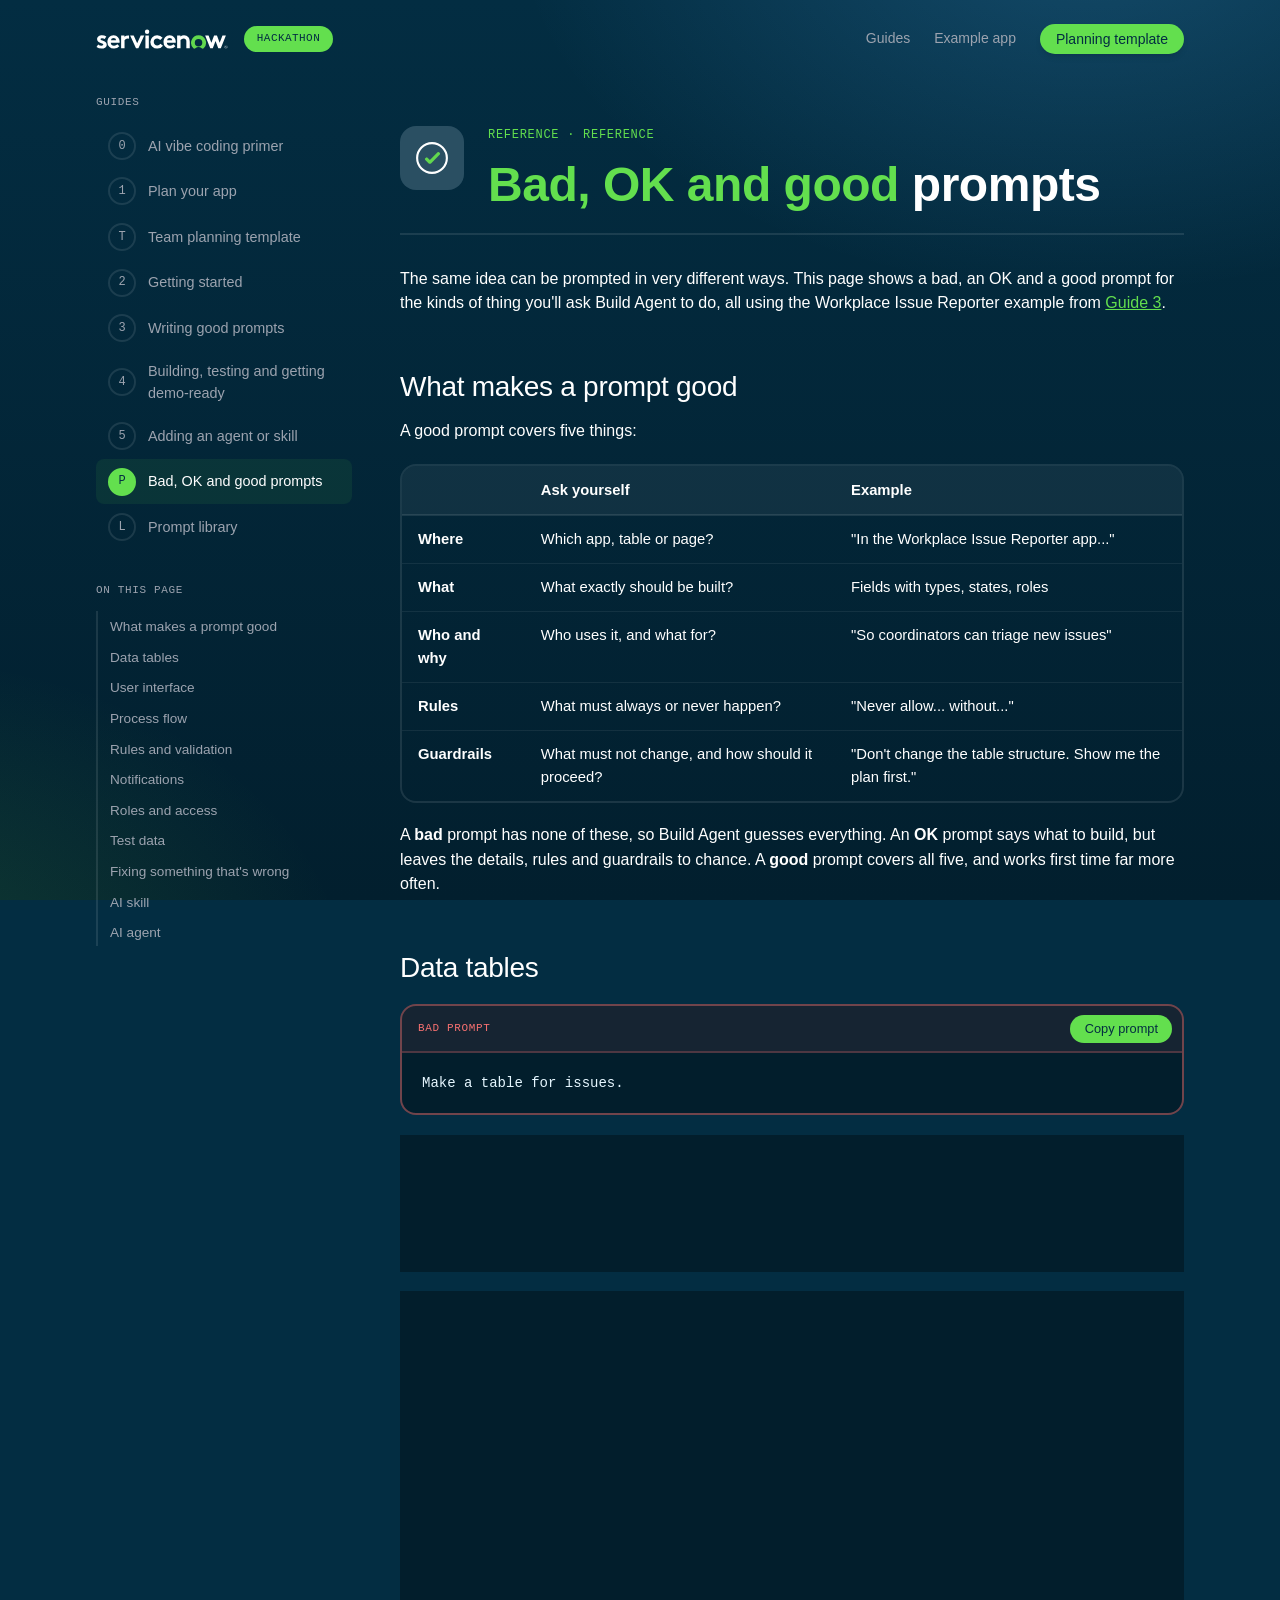
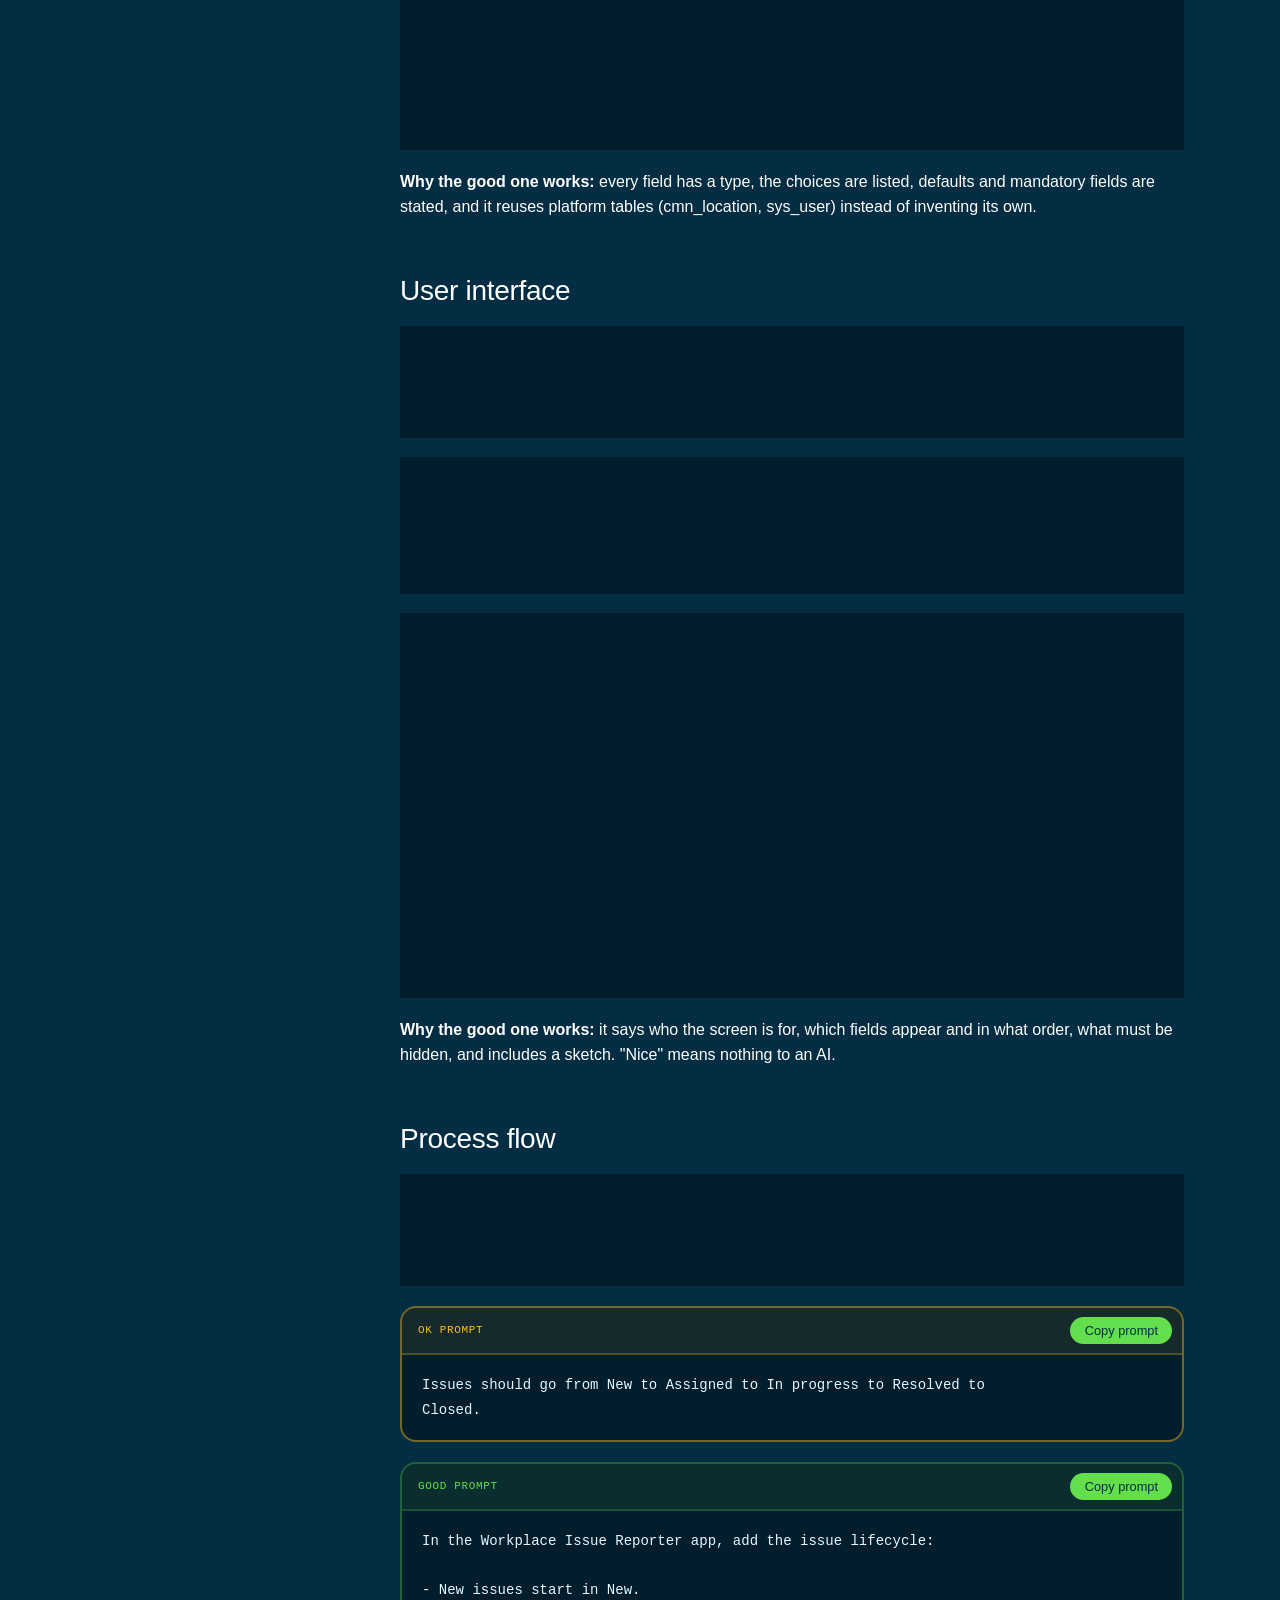
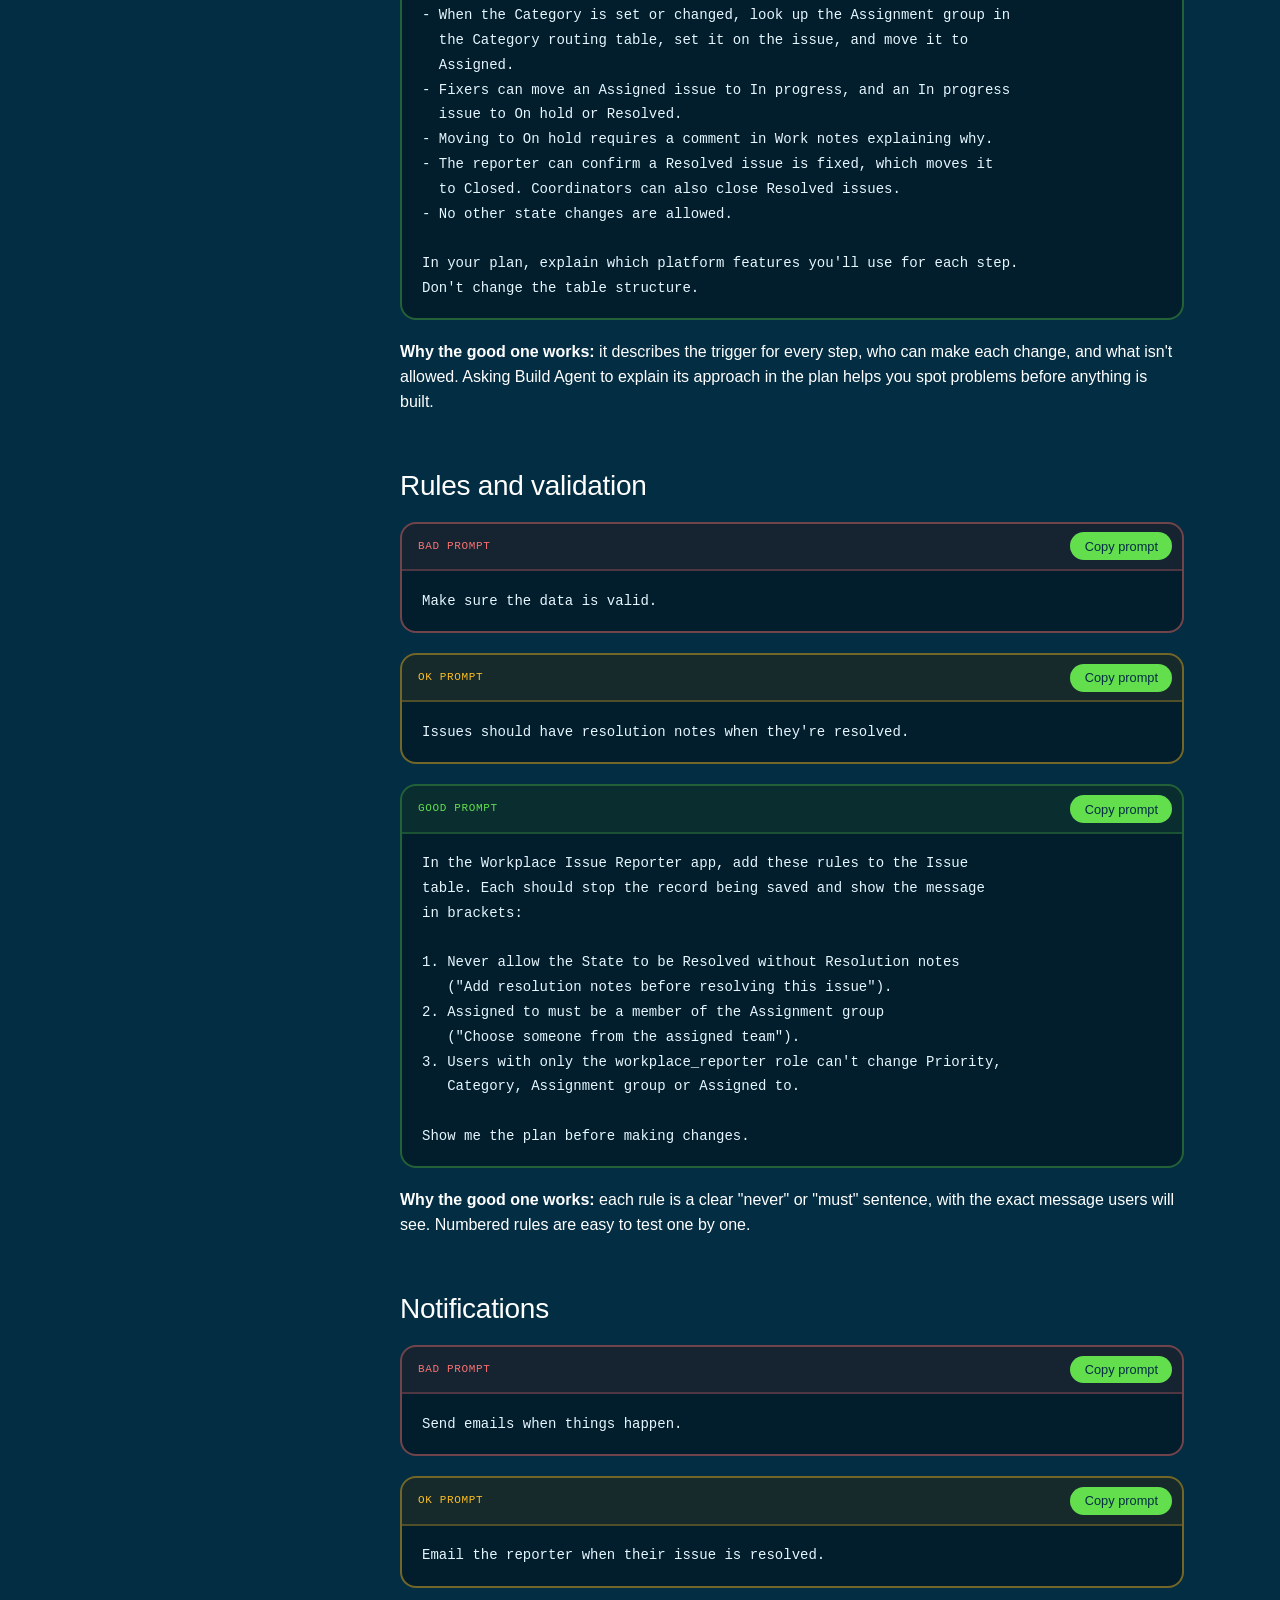
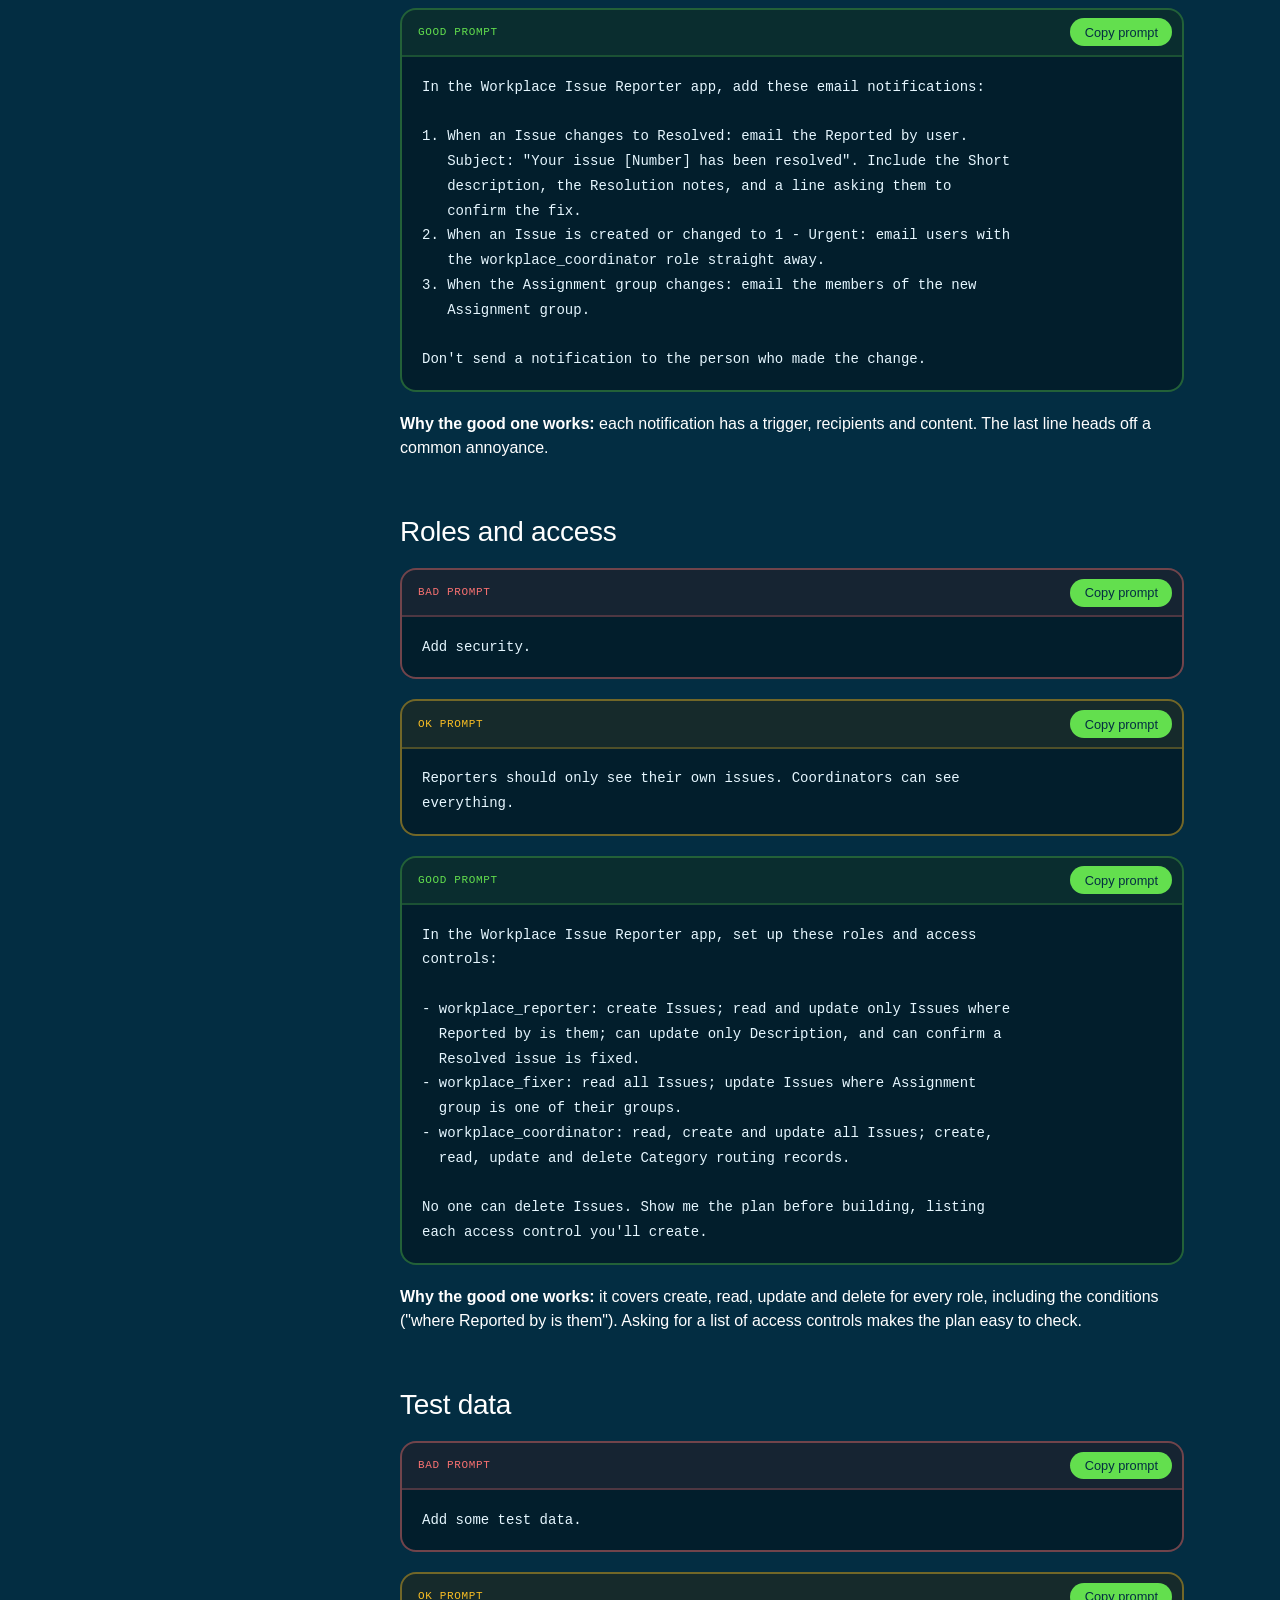
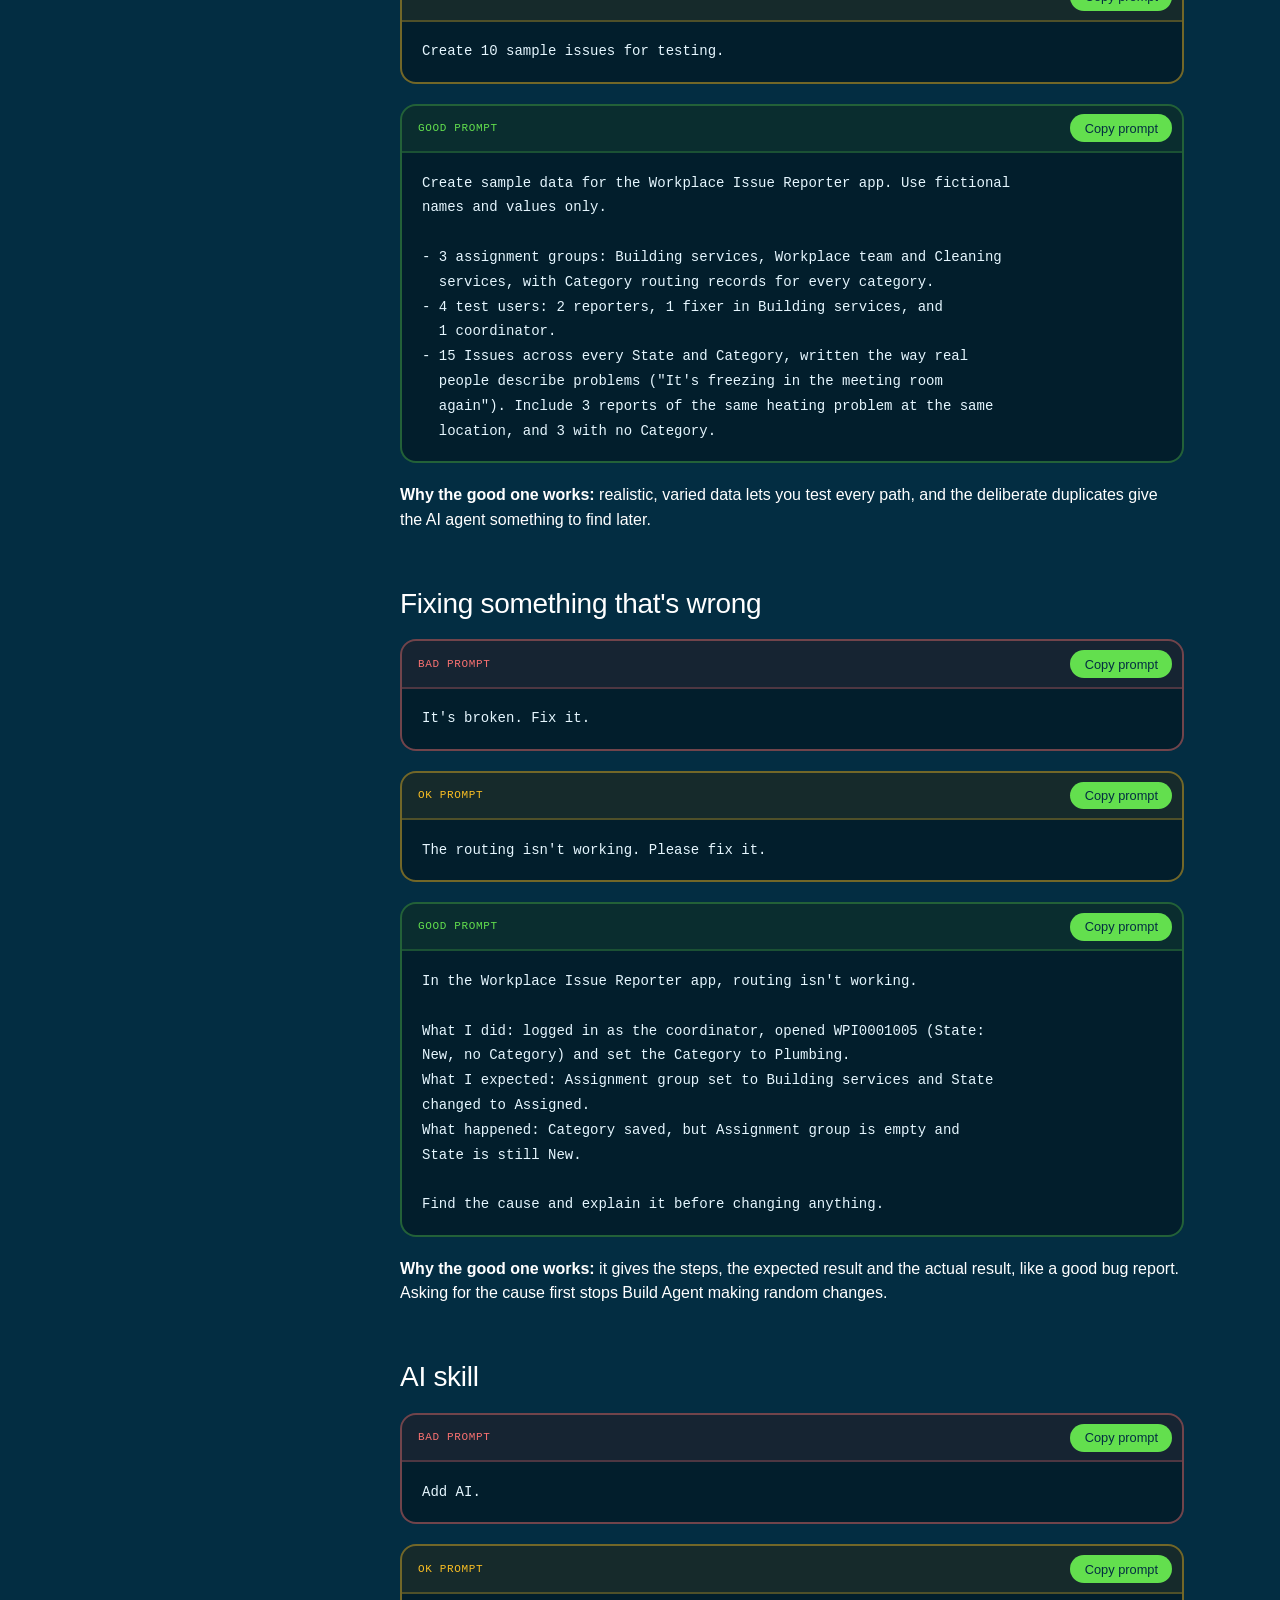
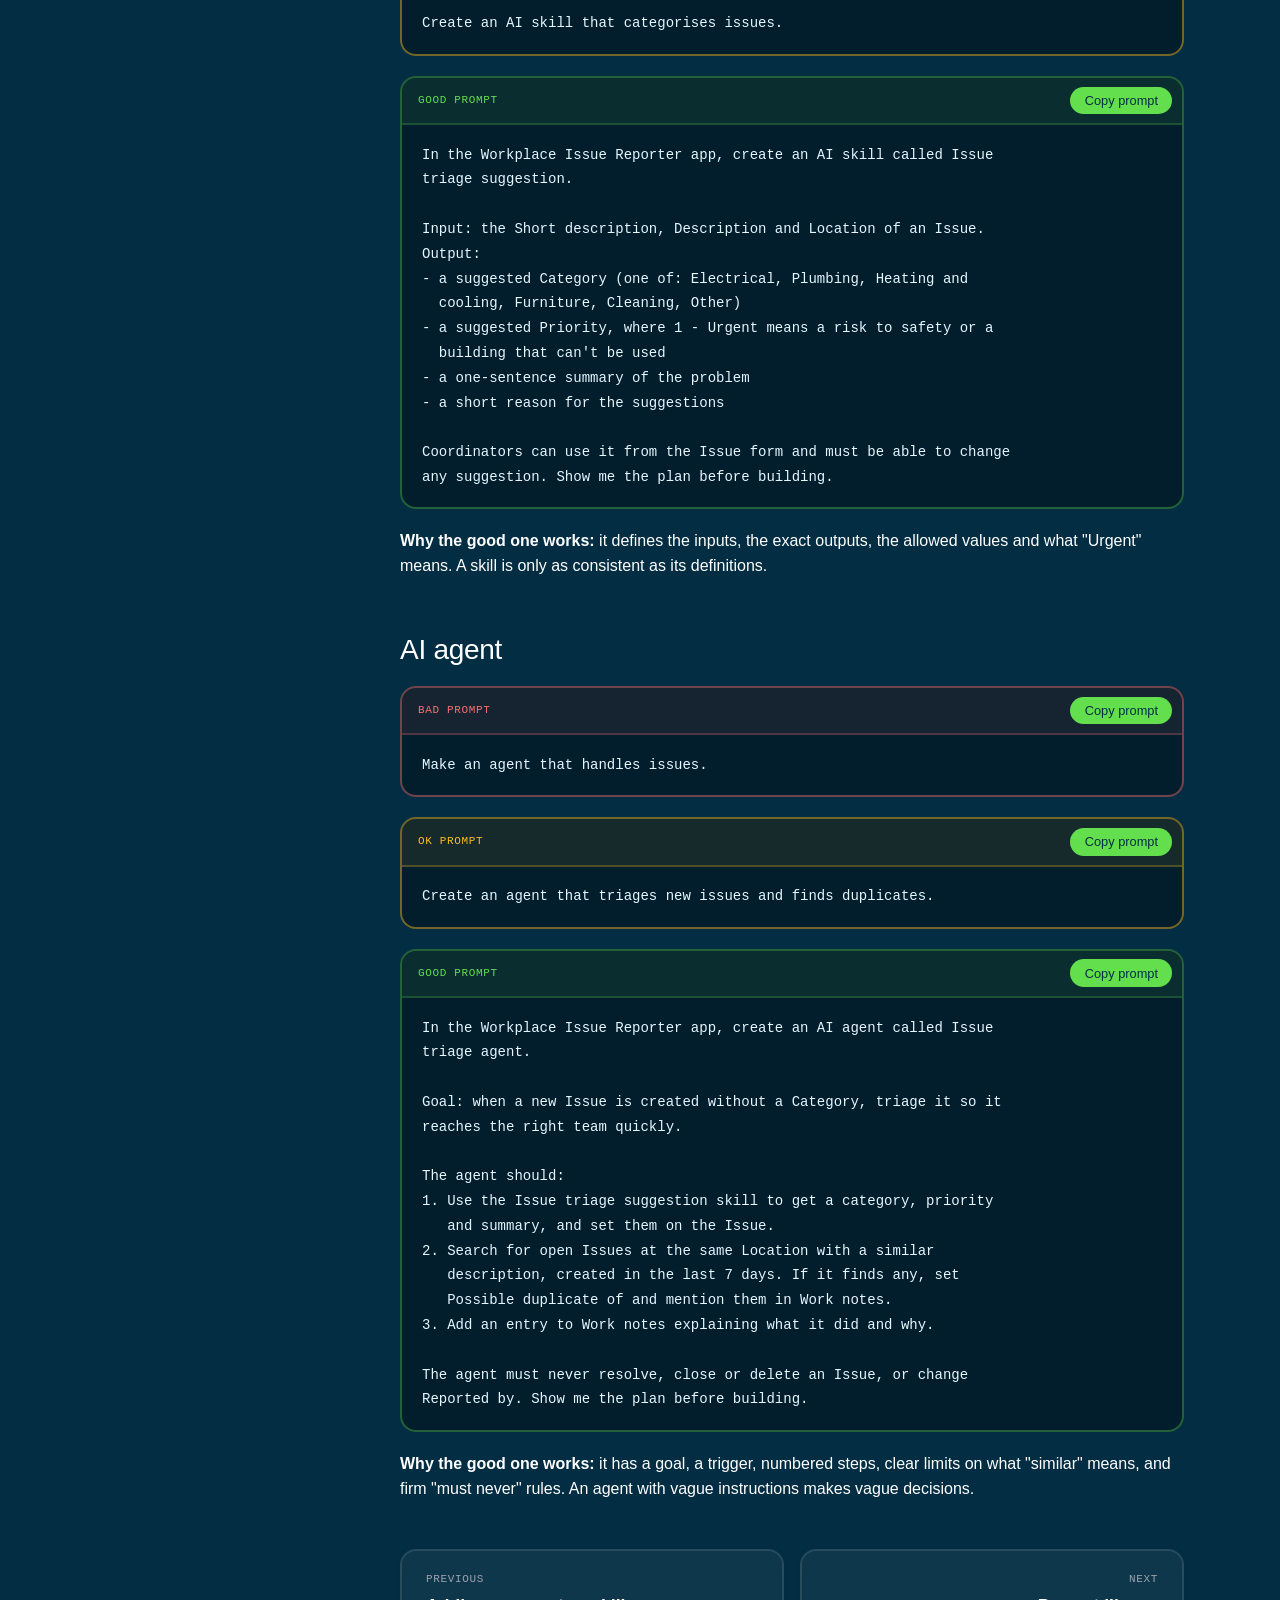
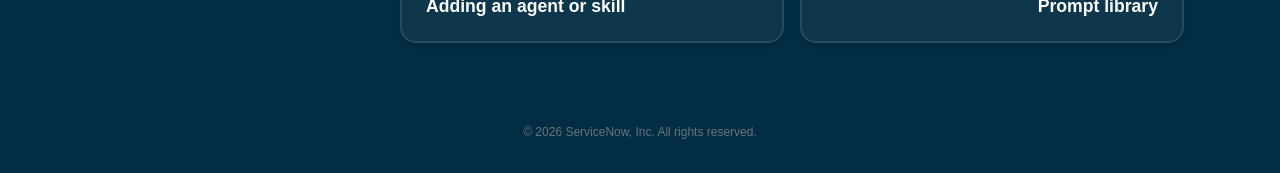
<file: prompt-patterns.html>
<!DOCTYPE html><html lang="en-GB"><head><meta charset="utf-8">
<meta name="viewport" content="width=device-width, initial-scale=1">
<title>Bad, OK and good prompts | Build Agent hackathon</title>
<meta name="description" content="Guides for planning, building and demoing an app with ServiceNow Build Agent at a hackathon.">
<link rel="stylesheet" href="assets/style.css"></head><body data-page="prompt-patterns"><div class="container"><header class="site"><a class="brand" href="index.html" aria-label="Build Agent hackathon home"><svg xmlns="http://www.w3.org/2000/svg" width="132" height="20" viewBox="0 0 132 20"><path d="M32.022,6.391a5.626,5.626,0,0,0-3.61,1.3V6.523H25.119V19.35h3.425v-8.2a4.073,4.073,0,0,1,3.109-1.588,3.494,3.494,0,0,1,1.374.206V6.479a5.851,5.851,0,0,0-1.005-.088" fill="#ffffff" fill-rule="evenodd"/><path d="M2.16,15.436a5.369,5.369,0,0,0,3.5,1.269c.922,0,1.633-.45,1.633-1.084,0-1.931-6.191-1.243-6.191-5.369,0-2.459,2.371-3.993,4.9-3.993a7.9,7.9,0,0,1,4.32,1.3L8.72,10.04a4.3,4.3,0,0,0-2.45-.872c-.948,0-1.739.37-1.739,1.031,0,1.666,6.192,1.005,6.192,5.448,0,2.46-2.4,3.967-5.085,3.967A8.815,8.815,0,0,1,.5,17.9Z" fill="#ffffff" fill-rule="evenodd"/><path d="M23.657,12.817c0-3.57-2.5-6.558-6.034-6.558-3.794,0-6.218,3.12-6.218,6.691A6.4,6.4,0,0,0,18.1,19.614a6.919,6.919,0,0,0,5.243-2.3l-1.95-1.957a4.515,4.515,0,0,1-3.214,1.481A3.36,3.36,0,0,1,14.725,13.8h8.853A5.735,5.735,0,0,0,23.657,12.817Zm-8.774-1.533a2.775,2.775,0,0,1,2.74-2.248,2.552,2.552,0,0,1,2.53,2.248Z" fill="#ffffff" fill-rule="evenodd"/><polygon points="41.19 14.351 44.694 6.523 48.252 6.523 42.376 19.35 40.005 19.35 34.129 6.523 37.686 6.523 41.19 14.351" fill="#ffffff" fill-rule="evenodd"/><path d="M51.128.5A2.2,2.2,0,1,1,48.888,2.7,2.2,2.2,0,0,1,51.128.5" fill="#ffffff" fill-rule="evenodd"/><rect x="49.415" y="6.523" width="3.425" height="12.827" fill="#ffffff"/><path d="M67,16.731a6.766,6.766,0,0,1-5.8,2.883,6.68,6.68,0,1,1,.026-13.355,6.808,6.808,0,0,1,5.375,2.565l-2.424,2.142a3.7,3.7,0,0,0-2.951-1.534A3.433,3.433,0,0,0,57.78,12.95a3.383,3.383,0,0,0,3.531,3.49,3.741,3.741,0,0,0,3.056-1.692Z" fill="#ffffff" fill-rule="evenodd"/><path d="M79.442,17.313a6.918,6.918,0,0,1-5.243,2.3,6.4,6.4,0,0,1-6.692-6.664c0-3.571,2.424-6.691,6.218-6.691,3.53,0,6.033,2.988,6.033,6.558a5.635,5.635,0,0,1-.079.979H70.826a3.36,3.36,0,0,0,3.452,3.041,4.52,4.52,0,0,0,3.215-1.481Zm-3.188-6.029a2.551,2.551,0,0,0-2.529-2.248,2.774,2.774,0,0,0-2.74,2.248Z" fill="#ffffff" fill-rule="evenodd"/><path d="M81.12,19.35V6.523h3.293V7.554a5.625,5.625,0,0,1,3.609-1.295,5.747,5.747,0,0,1,4.427,2.063,6.482,6.482,0,0,1,1.317,4.5V19.35H90.341v-6.8a3.11,3.11,0,0,0-.764-2.407,2.69,2.69,0,0,0-1.923-.714,4.076,4.076,0,0,0-3.109,1.587V19.35Z" fill="#ffffff" fill-rule="evenodd"/><path d="M102.586,6.259A7.5,7.5,0,0,0,97.419,19.21a1.481,1.481,0,0,0,1.926.1,5.355,5.355,0,0,1,6.394,0,1.485,1.485,0,0,0,1.937-.113,7.5,7.5,0,0,0-5.09-12.94M102.542,17.5a3.637,3.637,0,0,1-3.734-3.733,3.734,3.734,0,1,1,7.468,0,3.637,3.637,0,0,1-3.734,3.733" fill="#62d84e" fill-rule="evenodd"/><polygon points="116.788 19.35 114.237 19.35 109.15 6.523 112.57 6.523 115.359 13.853 118.094 6.523 120.952 6.523 123.662 13.853 126.475 6.523 129.896 6.523 124.809 19.35 122.258 19.35 119.523 12.046 116.788 19.35" fill="#ffffff" fill-rule="evenodd"/><path d="M129.935,17.9h-.289v.543H129.4V16.957h.6a.476.476,0,0,1,.478.478.469.469,0,0,1-.295.432l.338.579h-.268Zm-.289-.219H130a.249.249,0,0,0,0-.5h-.351Z" fill="#ffffff"/><path d="M129.9,16.348a1.379,1.379,0,1,1-1.378,1.379,1.381,1.381,0,0,1,1.378-1.379m0-.218a1.6,1.6,0,1,0,1.6,1.6,1.6,1.6,0,0,0-1.6-1.6Z" fill="#ffffff"/></svg><span class="pill">Hackathon</span></a>
<nav class="nav-links"><a href="index.html#guides">Guides</a><a class="hide-sm" href="index.html#example">Example app</a><a href="planning-template.html" class="btn btn-primary btn-small">Planning template</a></nav></header><div class="layout"><aside class="side"><p class="label">Guides</p><ol><li class=""><a href="00-vibe-coding-primer.html"><span class="n">0</span><span class="t">AI vibe coding primer</span></a></li><li class=""><a href="01-plan-your-app.html"><span class="n">1</span><span class="t">Plan your app</span></a></li><li class=""><a href="planning-template.html"><span class="n">T</span><span class="t">Team planning template</span></a></li><li class=""><a href="02-getting-started.html"><span class="n">2</span><span class="t">Getting started</span></a></li><li class=""><a href="03-writing-good-prompts.html"><span class="n">3</span><span class="t">Writing good prompts</span></a></li><li class=""><a href="04-building-and-iterating.html"><span class="n">4</span><span class="t">Building, testing and getting demo-ready</span></a></li><li class=""><a href="05-adding-an-agent-or-skill.html"><span class="n">5</span><span class="t">Adding an agent or skill</span></a></li><li class="on"><a href="prompt-patterns.html"><span class="n">P</span><span class="t">Bad, OK and good prompts</span></a></li><li class=""><a href="prompt-library.html"><span class="n">L</span><span class="t">Prompt library</span></a></li></ol><p class="label">On this page</p><nav class="toc"><a href="#what-makes-a-prompt-good">What makes a prompt good</a><a href="#data-tables">Data tables</a><a href="#user-interface">User interface</a><a href="#process-flow">Process flow</a><a href="#rules-and-validation">Rules and validation</a><a href="#notifications">Notifications</a><a href="#roles-and-access">Roles and access</a><a href="#test-data">Test data</a><a href="#fixing-something-thats-wrong">Fixing something that&#x27;s wrong</a><a href="#ai-skill">AI skill</a><a href="#ai-agent">AI agent</a></nav></aside><article><div class="page-hero reveal"><div class="icon-box"><img src="assets/icons/checkmark-circle.svg" alt=""></div><div><p class="eyebrow">Reference &middot; Reference</p><h1><span class="g">Bad, OK and good</span> prompts</h1></div></div><div class="prose"><p>The same idea can be prompted in very different ways. This page shows a bad, an OK and a good prompt for the kinds of thing you'll ask Build Agent to do, all using the Workplace Issue Reporter example from <a href="03-writing-good-prompts.html">Guide 3</a>.</p>
<h2 id="what-makes-a-prompt-good">What makes a prompt good</h2>
<p>A good prompt covers five things:</p>
<div class="table-wrap"><table>
<thead>
<tr>
<th></th>
<th>Ask yourself</th>
<th>Example</th>
</tr>
</thead>
<tbody>
<tr>
<td><strong>Where</strong></td>
<td>Which app, table or page?</td>
<td>"In the Workplace Issue Reporter app..."</td>
</tr>
<tr>
<td><strong>What</strong></td>
<td>What exactly should be built?</td>
<td>Fields with types, states, roles</td>
</tr>
<tr>
<td><strong>Who and why</strong></td>
<td>Who uses it, and what for?</td>
<td>"So coordinators can triage new issues"</td>
</tr>
<tr>
<td><strong>Rules</strong></td>
<td>What must always or never happen?</td>
<td>"Never allow... without..."</td>
</tr>
<tr>
<td><strong>Guardrails</strong></td>
<td>What must not change, and how should it proceed?</td>
<td>"Don't change the table structure. Show me the plan first."</td>
</tr>
</tbody>
</table></div>
<p>A <strong>bad</strong> prompt has none of these, so Build Agent guesses everything. An <strong>OK</strong> prompt says what to build, but leaves the details, rules and guardrails to chance. A <strong>good</strong> prompt covers all five, and works first time far more often.</p>
<h2 id="data-tables">Data tables</h2>
<div class="prompt bad"><div class="bar"><span>Bad prompt</span><button class="copy" type="button">Copy prompt</button></div><pre><code>Make a table for issues.
</code></pre></div>
<div class="prompt ok"><div class="bar"><span>OK prompt</span><button class="copy" type="button">Copy prompt</button></div><pre><code>Create an Issue table with a description, location, category, priority
and status.
</code></pre></div>
<div class="prompt good"><div class="bar"><span>Good prompt</span><button class="copy" type="button">Copy prompt</button></div><pre><code>In the Workplace Issue Reporter app, create a table called Issue with
these fields:
- Number (auto-number with prefix WPI)
- Short description (string, mandatory)
- Description (long string, mandatory)
- Location (reference to cmn_location, mandatory)
- Category (choice: Electrical, Plumbing, Heating and cooling,
  Furniture, Cleaning, Other)
- Priority (choice: 1 - Urgent, 2 - High, 3 - Normal, 4 - Low;
  default 3 - Normal)
- State (choice: New, Assigned, In progress, On hold, Resolved,
  Closed; default New)
- Reported by (reference to sys_user, default current user)

Create a plan first and wait for my approval before building.
</code></pre></div>
<p><strong>Why the good one works:</strong> every field has a type, the choices are listed, defaults and mandatory fields are stated, and it reuses platform tables (cmn_location, sys_user) instead of inventing its own.</p>
<h2 id="user-interface">User interface</h2>
<div class="prompt bad"><div class="bar"><span>Bad prompt</span><button class="copy" type="button">Copy prompt</button></div><pre><code>Make it look nice.
</code></pre></div>
<div class="prompt ok"><div class="bar"><span>OK prompt</span><button class="copy" type="button">Copy prompt</button></div><pre><code>Create a form for people to report issues and a list where they can
see their issues.
</code></pre></div>
<div class="prompt good"><div class="bar"><span>Good prompt</span><button class="copy" type="button">Copy prompt</button></div><pre><code>In the Workplace Issue Reporter app, create the experience for
reporters (users with only the workplace_reporter role):

- A report form showing only Short description, Description and
  Location, in that order. Short description should have the hint
  &quot;For example: Heating not working in room 3B&quot;.
- A &quot;My issues&quot; list showing their own issues, newest first, with
  Number, Short description, State and Updated.
- Reporters must not see Assignment group, Assigned to or Work notes.

I've attached a sketch of the form. Show me the plan before making
changes.
</code></pre></div>
<p><strong>Why the good one works:</strong> it says who the screen is for, which fields appear and in what order, what must be hidden, and includes a sketch. "Nice" means nothing to an AI.</p>
<h2 id="process-flow">Process flow</h2>
<div class="prompt bad"><div class="bar"><span>Bad prompt</span><button class="copy" type="button">Copy prompt</button></div><pre><code>Add a workflow.
</code></pre></div>
<div class="prompt ok"><div class="bar"><span>OK prompt</span><button class="copy" type="button">Copy prompt</button></div><pre><code>Issues should go from New to Assigned to In progress to Resolved to
Closed.
</code></pre></div>
<div class="prompt good"><div class="bar"><span>Good prompt</span><button class="copy" type="button">Copy prompt</button></div><pre><code>In the Workplace Issue Reporter app, add the issue lifecycle:

- New issues start in New.
- When the Category is set or changed, look up the Assignment group in
  the Category routing table, set it on the issue, and move it to
  Assigned.
- Fixers can move an Assigned issue to In progress, and an In progress
  issue to On hold or Resolved.
- Moving to On hold requires a comment in Work notes explaining why.
- The reporter can confirm a Resolved issue is fixed, which moves it
  to Closed. Coordinators can also close Resolved issues.
- No other state changes are allowed.

In your plan, explain which platform features you'll use for each step.
Don't change the table structure.
</code></pre></div>
<p><strong>Why the good one works:</strong> it describes the trigger for every step, who can make each change, and what isn't allowed. Asking Build Agent to explain its approach in the plan helps you spot problems before anything is built.</p>
<h2 id="rules-and-validation">Rules and validation</h2>
<div class="prompt bad"><div class="bar"><span>Bad prompt</span><button class="copy" type="button">Copy prompt</button></div><pre><code>Make sure the data is valid.
</code></pre></div>
<div class="prompt ok"><div class="bar"><span>OK prompt</span><button class="copy" type="button">Copy prompt</button></div><pre><code>Issues should have resolution notes when they're resolved.
</code></pre></div>
<div class="prompt good"><div class="bar"><span>Good prompt</span><button class="copy" type="button">Copy prompt</button></div><pre><code>In the Workplace Issue Reporter app, add these rules to the Issue
table. Each should stop the record being saved and show the message
in brackets:

1. Never allow the State to be Resolved without Resolution notes
   (&quot;Add resolution notes before resolving this issue&quot;).
2. Assigned to must be a member of the Assignment group
   (&quot;Choose someone from the assigned team&quot;).
3. Users with only the workplace_reporter role can't change Priority,
   Category, Assignment group or Assigned to.

Show me the plan before making changes.
</code></pre></div>
<p><strong>Why the good one works:</strong> each rule is a clear "never" or "must" sentence, with the exact message users will see. Numbered rules are easy to test one by one.</p>
<h2 id="notifications">Notifications</h2>
<div class="prompt bad"><div class="bar"><span>Bad prompt</span><button class="copy" type="button">Copy prompt</button></div><pre><code>Send emails when things happen.
</code></pre></div>
<div class="prompt ok"><div class="bar"><span>OK prompt</span><button class="copy" type="button">Copy prompt</button></div><pre><code>Email the reporter when their issue is resolved.
</code></pre></div>
<div class="prompt good"><div class="bar"><span>Good prompt</span><button class="copy" type="button">Copy prompt</button></div><pre><code>In the Workplace Issue Reporter app, add these email notifications:

1. When an Issue changes to Resolved: email the Reported by user.
   Subject: &quot;Your issue [Number] has been resolved&quot;. Include the Short
   description, the Resolution notes, and a line asking them to
   confirm the fix.
2. When an Issue is created or changed to 1 - Urgent: email users with
   the workplace_coordinator role straight away.
3. When the Assignment group changes: email the members of the new
   Assignment group.

Don't send a notification to the person who made the change.
</code></pre></div>
<p><strong>Why the good one works:</strong> each notification has a trigger, recipients and content. The last line heads off a common annoyance.</p>
<h2 id="roles-and-access">Roles and access</h2>
<div class="prompt bad"><div class="bar"><span>Bad prompt</span><button class="copy" type="button">Copy prompt</button></div><pre><code>Add security.
</code></pre></div>
<div class="prompt ok"><div class="bar"><span>OK prompt</span><button class="copy" type="button">Copy prompt</button></div><pre><code>Reporters should only see their own issues. Coordinators can see
everything.
</code></pre></div>
<div class="prompt good"><div class="bar"><span>Good prompt</span><button class="copy" type="button">Copy prompt</button></div><pre><code>In the Workplace Issue Reporter app, set up these roles and access
controls:

- workplace_reporter: create Issues; read and update only Issues where
  Reported by is them; can update only Description, and can confirm a
  Resolved issue is fixed.
- workplace_fixer: read all Issues; update Issues where Assignment
  group is one of their groups.
- workplace_coordinator: read, create and update all Issues; create,
  read, update and delete Category routing records.

No one can delete Issues. Show me the plan before building, listing
each access control you'll create.
</code></pre></div>
<p><strong>Why the good one works:</strong> it covers create, read, update and delete for every role, including the conditions ("where Reported by is them"). Asking for a list of access controls makes the plan easy to check.</p>
<h2 id="test-data">Test data</h2>
<div class="prompt bad"><div class="bar"><span>Bad prompt</span><button class="copy" type="button">Copy prompt</button></div><pre><code>Add some test data.
</code></pre></div>
<div class="prompt ok"><div class="bar"><span>OK prompt</span><button class="copy" type="button">Copy prompt</button></div><pre><code>Create 10 sample issues for testing.
</code></pre></div>
<div class="prompt good"><div class="bar"><span>Good prompt</span><button class="copy" type="button">Copy prompt</button></div><pre><code>Create sample data for the Workplace Issue Reporter app. Use fictional
names and values only.

- 3 assignment groups: Building services, Workplace team and Cleaning
  services, with Category routing records for every category.
- 4 test users: 2 reporters, 1 fixer in Building services, and
  1 coordinator.
- 15 Issues across every State and Category, written the way real
  people describe problems (&quot;It's freezing in the meeting room
  again&quot;). Include 3 reports of the same heating problem at the same
  location, and 3 with no Category.
</code></pre></div>
<p><strong>Why the good one works:</strong> realistic, varied data lets you test every path, and the deliberate duplicates give the AI agent something to find later.</p>
<h2 id="fixing-something-thats-wrong">Fixing something that's wrong</h2>
<div class="prompt bad"><div class="bar"><span>Bad prompt</span><button class="copy" type="button">Copy prompt</button></div><pre><code>It's broken. Fix it.
</code></pre></div>
<div class="prompt ok"><div class="bar"><span>OK prompt</span><button class="copy" type="button">Copy prompt</button></div><pre><code>The routing isn't working. Please fix it.
</code></pre></div>
<div class="prompt good"><div class="bar"><span>Good prompt</span><button class="copy" type="button">Copy prompt</button></div><pre><code>In the Workplace Issue Reporter app, routing isn't working.

What I did: logged in as the coordinator, opened WPI0001005 (State:
New, no Category) and set the Category to Plumbing.
What I expected: Assignment group set to Building services and State
changed to Assigned.
What happened: Category saved, but Assignment group is empty and
State is still New.

Find the cause and explain it before changing anything.
</code></pre></div>
<p><strong>Why the good one works:</strong> it gives the steps, the expected result and the actual result, like a good bug report. Asking for the cause first stops Build Agent making random changes.</p>
<h2 id="ai-skill">AI skill</h2>
<div class="prompt bad"><div class="bar"><span>Bad prompt</span><button class="copy" type="button">Copy prompt</button></div><pre><code>Add AI.
</code></pre></div>
<div class="prompt ok"><div class="bar"><span>OK prompt</span><button class="copy" type="button">Copy prompt</button></div><pre><code>Create an AI skill that categorises issues.
</code></pre></div>
<div class="prompt good"><div class="bar"><span>Good prompt</span><button class="copy" type="button">Copy prompt</button></div><pre><code>In the Workplace Issue Reporter app, create an AI skill called Issue
triage suggestion.

Input: the Short description, Description and Location of an Issue.
Output:
- a suggested Category (one of: Electrical, Plumbing, Heating and
  cooling, Furniture, Cleaning, Other)
- a suggested Priority, where 1 - Urgent means a risk to safety or a
  building that can't be used
- a one-sentence summary of the problem
- a short reason for the suggestions

Coordinators can use it from the Issue form and must be able to change
any suggestion. Show me the plan before building.
</code></pre></div>
<p><strong>Why the good one works:</strong> it defines the inputs, the exact outputs, the allowed values and what "Urgent" means. A skill is only as consistent as its definitions.</p>
<h2 id="ai-agent">AI agent</h2>
<div class="prompt bad"><div class="bar"><span>Bad prompt</span><button class="copy" type="button">Copy prompt</button></div><pre><code>Make an agent that handles issues.
</code></pre></div>
<div class="prompt ok"><div class="bar"><span>OK prompt</span><button class="copy" type="button">Copy prompt</button></div><pre><code>Create an agent that triages new issues and finds duplicates.
</code></pre></div>
<div class="prompt good"><div class="bar"><span>Good prompt</span><button class="copy" type="button">Copy prompt</button></div><pre><code>In the Workplace Issue Reporter app, create an AI agent called Issue
triage agent.

Goal: when a new Issue is created without a Category, triage it so it
reaches the right team quickly.

The agent should:
1. Use the Issue triage suggestion skill to get a category, priority
   and summary, and set them on the Issue.
2. Search for open Issues at the same Location with a similar
   description, created in the last 7 days. If it finds any, set
   Possible duplicate of and mention them in Work notes.
3. Add an entry to Work notes explaining what it did and why.

The agent must never resolve, close or delete an Issue, or change
Reported by. Show me the plan before building.
</code></pre></div>
<p><strong>Why the good one works:</strong> it has a goal, a trigger, numbered steps, clear limits on what "similar" means, and firm "must never" rules. An agent with vague instructions makes vague decisions.</p></div><nav class="pager"><a class="card prev" href="05-adding-an-agent-or-skill.html"><div class="dir">Previous</div><div class="t">Adding an agent or skill</div></a><a class="card next" href="prompt-library.html"><div class="dir">Next</div><div class="t">Prompt library</div></a></nav></article></div></div><footer class="site">&copy; 2026 ServiceNow, Inc. All rights reserved.</footer><script src="assets/site.js"></script></body></html>
</file>
<file: assets/style.css>
@font-face{font-family:'ServiceNow Sans';src:url('https://www.servicenow.com/etc.clientlibs/ds/clientlibs/clientlib-arc-commons/resources/fonts/ServiceNowSans-Light.woff2') format('woff2');font-weight:300;font-display:swap}
@font-face{font-family:'ServiceNow Sans';src:url('https://www.servicenow.com/etc.clientlibs/ds/clientlibs/clientlib-arc-commons/resources/fonts/ServiceNowSans-Regular.woff2') format('woff2');font-weight:400;font-display:swap}
@font-face{font-family:'ServiceNow Sans';src:url('https://www.servicenow.com/etc.clientlibs/ds/clientlibs/clientlib-arc-commons/resources/fonts/ServiceNowSans-Book.woff2') format('woff2');font-weight:450;font-display:swap}
@font-face{font-family:'ServiceNow Sans';src:url('https://www.servicenow.com/etc.clientlibs/ds/clientlibs/clientlib-arc-commons/resources/fonts/ServiceNowSans-Medium.woff2') format('woff2');font-weight:500;font-display:swap}
@font-face{font-family:'ServiceNow Sans';src:url('https://www.servicenow.com/etc.clientlibs/ds/clientlibs/clientlib-arc-commons/resources/fonts/ServiceNowSans-Bold.woff2') format('woff2');font-weight:700;font-display:swap}
@font-face{font-family:'ServiceNow Sans Mono';src:url('https://www.servicenow.com/etc.clientlibs/ds/clientlibs/clientlib-arc-commons/resources/fonts/ServiceNowSansMono-Regular.woff2') format('woff2');font-weight:400;font-display:swap}
:root{
  --infinite-blue:#032D42;--deep:#021F2E;--wasabi-green:#63DF4E;--white:#FFFFFF;--icon-bg:#2A4F62;
  --gray-200:#E5E7EB;--gray-400:#9CA3AF;--gray-500:#6B7280;
  --bright-blue:#52B8FF;--bright-indigo:#7661FF;--warn:#FBBF24;--err:#F87171;
  --font-sans:'ServiceNow Sans',-apple-system,BlinkMacSystemFont,"Segoe UI",Arial,sans-serif;
  --font-mono:'ServiceNow Sans Mono',Consolas,Monaco,'Courier New',monospace;
  --radius-sm:.5rem;--radius-md:1rem;--radius-lg:1.5rem;--radius-full:9999px;
  --shadow-md:0 4px 6px -1px rgba(0,0,0,.1),0 2px 4px -1px rgba(0,0,0,.06);
  --shadow-xl:0 20px 25px -5px rgba(0,0,0,.25),0 10px 10px -5px rgba(0,0,0,.1);
  --glass:rgba(255,255,255,.05);--glass-line:rgba(255,255,255,.1);
}
*{box-sizing:border-box}
html{scroll-behavior:smooth;scroll-padding-top:1.5rem}
body{margin:0;font-family:var(--font-sans);font-weight:300;font-size:1rem;line-height:1.55;color:var(--white);
  background:var(--infinite-blue);min-height:100vh;position:relative;overflow-x:hidden}
body::before{content:"";position:fixed;inset:0;z-index:-1;pointer-events:none;
  background:radial-gradient(60rem 40rem at 85% -10%,rgba(82,184,255,.22),transparent 60%),
             radial-gradient(50rem 35rem at -10% 110%,rgba(99,223,78,.16),transparent 60%),
             linear-gradient(180deg,var(--infinite-blue),var(--deep))}
a{color:var(--wasabi-green)}
a:hover{color:#85ED77}
.container{max-width:72rem;margin:0 auto;padding:0 2rem}
header.site{padding:1.5rem 0;display:flex;align-items:center;justify-content:space-between;gap:1rem}
header.site .brand{display:flex;align-items:center;gap:1rem;text-decoration:none}
header.site .brand svg{display:block}
.pill{background:var(--wasabi-green);color:var(--infinite-blue);font-family:var(--font-mono);font-size:.6875rem;
  text-transform:uppercase;letter-spacing:.04em;padding:.3rem .8rem;border-radius:var(--radius-full)}
.nav-links{display:flex;gap:1.5rem;align-items:center}
.nav-links a{color:var(--gray-400);text-decoration:none;font-size:.875rem;font-weight:450;transition:color .2s}
.nav-links a:hover{color:var(--white)}
.eyebrow{font-family:var(--font-mono);font-size:.75rem;text-transform:uppercase;letter-spacing:.06em;color:var(--wasabi-green);margin:0 0 1rem}
h1,h2,h3,h4{font-weight:700;letter-spacing:-.01em;line-height:1.1}
.g{color:var(--wasabi-green)}
.btn{display:inline-flex;align-items:center;justify-content:center;gap:.5rem;padding:.8rem 1.6rem;border-radius:var(--radius-full);
  font-family:var(--font-sans);font-size:1rem;font-weight:450;line-height:1;text-decoration:none;cursor:pointer;transition:all .2s ease;border:none}
.btn-primary{background:var(--wasabi-green);color:var(--infinite-blue);box-shadow:var(--shadow-md)}
.btn-primary:hover{background:#85ED77;color:var(--infinite-blue);transform:translateY(-1px)}
.btn-secondary{background:transparent;color:var(--white);border:2px solid var(--wasabi-green)}
.btn-secondary:hover{background:rgba(255,255,255,.1);color:var(--white)}
.btn-small{padding:.5rem 1rem;font-size:.8125rem}
.icon-box{background:var(--icon-bg);width:44px;height:44px;min-width:44px;min-height:44px;border-radius:var(--radius-sm);
  display:flex;align-items:center;justify-content:center;flex-shrink:0}
.icon-box img{width:24px;height:24px;display:block}
.card{background:var(--glass);border:2px solid var(--glass-line);border-radius:var(--radius-md);padding:1.75rem;
  backdrop-filter:blur(10px);transition:all .2s ease;box-shadow:var(--shadow-md)}
a.card{display:block;text-decoration:none;color:var(--white)}
a.card:hover{transform:translateY(-3px);box-shadow:var(--shadow-xl);border-color:rgba(99,223,78,.5);color:var(--white)}
footer.site{padding:3rem 0 2rem;text-align:center;font-size:.75rem;color:var(--gray-500);font-weight:300}

/* ---------- Home ---------- */
.hero{padding:4rem 0 3rem;max-width:52rem}
.hero h1{font-size:clamp(2.75rem,7vw,4.5rem);line-height:.95;margin:0 0 1.5rem}
.hero p.lede{font-size:1.25rem;max-width:40rem;margin:0 0 2rem}
.hero .actions{display:flex;flex-wrap:wrap;gap:1rem}
.section{padding:3rem 0}
.section h2{font-size:2rem;font-weight:500;margin:0 0 .75rem}
.section p.intro{color:var(--gray-400);margin:0 0 2rem;max-width:44rem}
.journey{display:grid;grid-template-columns:repeat(6,1fr);gap:.4rem}
.stage{text-decoration:none;color:var(--white);display:flex;flex-direction:column}
.chev{height:4.25rem;display:flex;align-items:center;justify-content:center;gap:.6rem;font-weight:700;font-size:1.5rem;
  clip-path:polygon(0 0,86% 0,100% 50%,86% 100%,0 100%,14% 50%);transition:transform .2s ease,filter .2s ease;color:var(--infinite-blue)}
.stage:first-child .chev{clip-path:polygon(0 0,86% 0,100% 50%,86% 100%,0 100%)}
.chev.green{background:var(--wasabi-green)}.chev.blue{background:var(--bright-blue)}.chev.indigo{background:var(--bright-indigo);color:var(--white)}
.stage:hover .chev{transform:translateY(-4px);filter:brightness(1.08)}
.stage h3{font-size:1.05rem;margin:1rem .5rem .4rem}
.stage p{font-size:.875rem;color:var(--gray-200);margin:0 .5rem;line-height:1.4}
.stage .where{font-family:var(--font-mono);font-size:.6875rem;text-transform:uppercase;color:var(--wasabi-green);margin:.6rem .5rem 0;letter-spacing:.04em}
.grid{display:grid;gap:1.25rem}
.grid-3{grid-template-columns:repeat(3,1fr)}.grid-2{grid-template-columns:repeat(2,1fr)}.grid-4{grid-template-columns:repeat(4,1fr)}
.guide-card .top{display:flex;align-items:center;justify-content:space-between;margin-bottom:1.25rem}
.guide-card .num{font-family:var(--font-mono);font-size:.75rem;color:var(--gray-400)}
.guide-card h3{font-size:1.25rem;margin:0 0 .5rem}
.guide-card p{margin:0 0 1rem;font-size:.95rem}
.guide-card .meta{font-family:var(--font-mono);font-size:.6875rem;text-transform:uppercase;color:var(--wasabi-green);letter-spacing:.04em}
.rule h3{font-size:1.125rem;margin:1rem 0 .4rem}.rule p{margin:0;font-size:.95rem}
.flow{display:grid;gap:.75rem}
.flow-row{display:grid;grid-template-columns:7rem 1fr;gap:.75rem;align-items:stretch}
.tag{border-radius:var(--radius-sm);display:flex;align-items:center;justify-content:center;font-weight:700;font-size:.875rem;color:var(--infinite-blue)}
.tag.app{background:var(--bright-blue)}.tag.skill{background:var(--wasabi-green)}.tag.agent{background:var(--bright-indigo);color:var(--white)}
.flow-row .step{background:var(--glass);border:2px solid var(--glass-line);border-radius:var(--radius-sm);padding:.85rem 1.1rem}
.example{display:grid;grid-template-columns:1fr 1.4fr;gap:2rem;align-items:start}
.example .card h3{font-size:1rem;color:var(--wasabi-green);margin:0 0 .4rem}
.example .card p{margin:0 0 1.25rem}
.reveal{opacity:0;transform:translateY(14px);animation:rise .7s ease forwards}
.reveal.d1{animation-delay:.08s}.reveal.d2{animation-delay:.16s}.reveal.d3{animation-delay:.24s}
@keyframes rise{to{opacity:1;transform:none}}
@media (prefers-reduced-motion:reduce){.reveal{animation:none;opacity:1;transform:none}}

/* ---------- Guide pages ---------- */
.layout{display:grid;grid-template-columns:16rem minmax(0,1fr);gap:3rem;padding:1rem 0 2rem}
aside.side{position:sticky;top:1.5rem;align-self:start;max-height:calc(100vh - 3rem);overflow:auto}
.side .label{font-family:var(--font-mono);font-size:.6875rem;text-transform:uppercase;color:var(--gray-400);letter-spacing:.06em;margin:0 0 .75rem}
.side ol{list-style:none;margin:0 0 2rem;padding:0}
.side li a{display:flex;gap:.75rem;align-items:center;padding:.55rem .75rem;border-radius:var(--radius-sm);color:var(--gray-400);text-decoration:none;font-weight:450;font-size:.9rem;transition:all .2s}
.side li a:hover{color:var(--white);background:rgba(255,255,255,.05)}
.side li a .n{font-family:var(--font-mono);font-size:.75rem;width:1.75rem;height:1.75rem;border-radius:var(--radius-full);display:flex;align-items:center;justify-content:center;border:2px solid var(--glass-line);flex-shrink:0}
.side li.on a{color:var(--white);background:rgba(99,223,78,.08)}
.side li.on a .n{background:var(--wasabi-green);border-color:var(--wasabi-green);color:var(--infinite-blue)}
.side .toc a{display:block;padding:.3rem .75rem;border-left:2px solid var(--glass-line);color:var(--gray-400);text-decoration:none;font-size:.85rem}
.side .toc a:hover{color:var(--white);border-left-color:var(--wasabi-green)}
article{max-width:52rem;min-width:0}
.page-hero{display:flex;gap:1.5rem;align-items:flex-start;padding:2rem 0 1.5rem;border-bottom:2px solid var(--glass-line);margin-bottom:2rem}
.page-hero .icon-box{width:64px;height:64px;min-width:64px;min-height:64px;border-radius:var(--radius-md)}
.page-hero .icon-box img{width:34px;height:34px}
.page-hero h1{font-size:clamp(2rem,4.5vw,3rem);margin:0;line-height:1}
.prose h2{font-size:1.75rem;font-weight:500;margin:3rem 0 1rem;padding-top:.5rem}
.prose h3{font-size:1.25rem;margin:2rem 0 .75rem}
.prose h4{font-size:1.1rem;margin:2.25rem 0 .75rem;display:flex;align-items:center;gap:.75rem}
.prose h4::before{content:"";width:.6rem;height:.6rem;border-radius:var(--radius-full);background:var(--wasabi-green);flex-shrink:0}
.prose p,.prose li{font-weight:300}
.prose strong{font-weight:700}
.prose ul,.prose ol{padding-left:1.4rem}
.prose li{margin:.35rem 0}
.prose code{font-family:var(--font-mono);font-size:.875em;background:rgba(255,255,255,.08);padding:.1rem .4rem;border-radius:.35rem}
.table-wrap{overflow-x:auto;margin:1.25rem 0;border-radius:var(--radius-md);border:2px solid var(--glass-line)}
.prose table{border-collapse:collapse;width:100%;font-size:.925rem;min-width:32rem}
.prose th{text-align:left;font-weight:700;background:rgba(255,255,255,.06);padding:.8rem 1rem;border-bottom:2px solid var(--glass-line)}
.prose td{padding:.75rem 1rem;border-bottom:1px solid rgba(255,255,255,.07);vertical-align:top}
.prose tr:last-child td{border-bottom:none}
.prompt{position:relative;margin:1.25rem 0;border-radius:var(--radius-md);border:2px solid rgba(99,223,78,.35);background:rgba(2,20,30,.6);overflow:hidden}
.prompt .bar{display:flex;align-items:center;justify-content:space-between;padding:.55rem .6rem .55rem 1rem;background:rgba(99,223,78,.08);border-bottom:2px solid rgba(99,223,78,.2)}
.prompt .bar span{font-family:var(--font-mono);font-size:.6875rem;text-transform:uppercase;letter-spacing:.06em;color:var(--wasabi-green)}
.prompt pre{margin:0;padding:1.1rem 1.25rem;overflow-x:auto}
.prompt pre code{background:none;padding:0;font-size:.875rem;line-height:1.6;color:#E6F7FF;white-space:pre}
.copy{background:var(--wasabi-green);color:var(--infinite-blue);border:none;border-radius:var(--radius-full);font-family:var(--font-sans);font-weight:450;font-size:.8rem;padding:.4rem .9rem;cursor:pointer;transition:background .2s}
.copy:hover{background:#85ED77}
.copy.done{background:var(--white)}
.callout{border-radius:0 var(--radius-md) var(--radius-md) 0;padding:1.1rem 1.4rem;margin:1.25rem 0;border-left:3px solid}
.callout p:first-child{margin-top:0}.callout p:last-child,.callout ol:last-child{margin-bottom:0}
.callout-success{background:rgba(99,223,78,.06);border-color:var(--wasabi-green)}
.callout-info{background:rgba(82,184,255,.06);border-color:var(--bright-blue)}
.callout-label{font-family:var(--font-mono);font-size:.6875rem;text-transform:uppercase;letter-spacing:.06em;margin-bottom:.5rem}
.callout-success .callout-label{color:var(--wasabi-green)}.callout-info .callout-label{color:var(--bright-blue)}
ul.checklist{list-style:none;padding:0;margin:1rem 0}
ul.checklist li{margin:.5rem 0}
ul.checklist label{display:flex;gap:.85rem;align-items:flex-start;cursor:pointer;padding:.7rem .9rem;border-radius:var(--radius-sm);background:var(--glass);border:2px solid var(--glass-line);transition:all .2s}
ul.checklist label:hover{border-color:rgba(99,223,78,.4)}
ul.checklist input{appearance:none;-webkit-appearance:none;width:1.3rem;height:1.3rem;min-width:1.3rem;border:2px solid var(--gray-400);border-radius:.4rem;margin:.1rem 0 0;cursor:pointer;position:relative;transition:all .15s}
ul.checklist input:checked{background:var(--wasabi-green);border-color:var(--wasabi-green)}
ul.checklist input:checked::after{content:"";position:absolute;left:.33rem;top:.08rem;width:.35rem;height:.7rem;border:solid var(--infinite-blue);border-width:0 .17rem .17rem 0;transform:rotate(45deg)}
ul.checklist input:checked + span{color:var(--gray-400);text-decoration:line-through;text-decoration-color:rgba(99,223,78,.6)}
.progress{display:flex;align-items:center;gap:1rem;margin:1.5rem 0 .5rem;position:sticky;top:0;z-index:5;padding:.75rem 1rem;background:rgba(3,45,66,.92);backdrop-filter:blur(8px);border-radius:var(--radius-md);border:2px solid var(--glass-line)}
.progress .track{flex:1;height:.55rem;border-radius:var(--radius-full);background:rgba(255,255,255,.1);overflow:hidden}
.progress .fill{height:100%;width:0;background:var(--wasabi-green);border-radius:var(--radius-full);transition:width .35s ease}
.progress .count{font-family:var(--font-mono);font-size:.75rem;color:var(--gray-200);white-space:nowrap}
.status{display:inline-flex;align-items:center;gap:.5rem;font-size:.8125rem;font-weight:450;padding:.375rem .875rem;border-radius:var(--radius-full)}
.status-pass{background:rgba(99,223,78,.1);color:var(--wasabi-green)}
.status-info{background:rgba(82,184,255,.1);color:var(--bright-blue)}
.ready{display:none}.ready.show{display:inline-flex;animation:pop .45s ease}
@keyframes pop{0%{transform:scale(.8);opacity:0}60%{transform:scale(1.08)}100%{transform:scale(1);opacity:1}}
.sources{margin-top:3rem;padding:1.25rem 1.5rem;border-radius:var(--radius-md);background:rgba(82,184,255,.06);border:2px solid rgba(82,184,255,.2);font-size:.9rem}
.sources .callout-label{color:var(--bright-blue)}
.sources a{color:var(--bright-blue)}
.pager{display:grid;grid-template-columns:1fr 1fr;gap:1rem;margin-top:3rem}
.pager a{padding:1.25rem 1.5rem}
.pager .dir{font-family:var(--font-mono);font-size:.6875rem;text-transform:uppercase;color:var(--gray-400);letter-spacing:.06em}
.pager .t{font-weight:700;font-size:1.1rem;margin-top:.3rem}
.pager .next{text-align:right;grid-column:2}

/* ---------- Template ---------- */
.toolbar{display:flex;flex-wrap:wrap;gap:.75rem;align-items:center;margin:1.5rem 0 2rem;padding:1rem;border-radius:var(--radius-md);background:var(--glass);border:2px solid var(--glass-line);position:sticky;top:0;z-index:5;backdrop-filter:blur(10px)}
.toolbar .saved{font-family:var(--font-mono);font-size:.6875rem;text-transform:uppercase;color:var(--gray-400);margin-left:auto}
.tsec{margin:0 0 1.5rem}
.tsec .head{display:flex;align-items:center;gap:1rem;margin-bottom:.75rem}
.tsec .head .n{font-family:var(--font-mono);font-size:.8rem;width:2.2rem;height:2.2rem;border-radius:var(--radius-full);background:var(--icon-bg);display:flex;align-items:center;justify-content:center;color:var(--wasabi-green);flex-shrink:0}
.tsec h2{margin:0;font-size:1.35rem;font-weight:700;padding:0}
.tsec .hint{color:var(--gray-400);font-size:.9rem;margin:0 0 .75rem}
.tsec textarea{width:100%;min-height:9rem;resize:vertical;background:rgba(2,20,30,.6);color:#E6F7FF;border:2px solid var(--glass-line);border-radius:var(--radius-sm);padding:1rem;font-family:var(--font-mono);font-size:.85rem;line-height:1.6;transition:border-color .2s}
.tsec textarea:focus{outline:none;border-color:var(--wasabi-green)}
:focus-visible{outline:2px solid var(--wasabi-green);outline-offset:2px}

@media (max-width:60rem){
  .layout{grid-template-columns:1fr;gap:1rem}
  aside.side{position:static;max-height:none}
  .side .toc{display:none}
  .side ol{display:flex;flex-wrap:wrap;gap:.25rem}
  .side li a .t{display:none}
  .journey{grid-template-columns:repeat(3,1fr);row-gap:1.5rem}
  .stage .chev{clip-path:none!important;border-radius:var(--radius-sm)}
  .grid-3,.grid-4{grid-template-columns:1fr 1fr}
  .example{grid-template-columns:1fr}
  .nav-links .hide-sm{display:none}
}
@media (max-width:36rem){
  .container{padding:0 1.25rem}
  .grid-2,.grid-3,.grid-4,.journey{grid-template-columns:1fr}
  .pager{grid-template-columns:1fr}.pager .next{grid-column:1}
  .flow-row{grid-template-columns:5.5rem 1fr}
}
@media print{body::before{display:none}body{background:#fff;color:#000}aside.side,.toolbar,.copy,.pager,header.site{display:none}}
.nav-links a.btn-primary,.nav-links a.btn-primary:hover{color:var(--infinite-blue)}
.btn{white-space:nowrap}
@media (max-width:36rem){header.site .pill{display:none}.nav-links a:not(.btn){display:none}.nav-links a.btn{padding:.5rem .9rem;font-size:.8rem}}
.prompt.bad{border-color:rgba(248,113,113,.45)}.prompt.bad .bar{background:rgba(248,113,113,.08);border-bottom-color:rgba(248,113,113,.25)}.prompt.bad .bar span{color:var(--err)}
.prompt.ok{border-color:rgba(251,191,36,.45)}.prompt.ok .bar{background:rgba(251,191,36,.08);border-bottom-color:rgba(251,191,36,.25)}.prompt.ok .bar span{color:var(--warn)}
.ctx{display:grid;grid-template-columns:1.6fr auto 1fr;gap:1.25rem;align-items:center;margin:1.5rem 0}
.ctx-board{border:2px dashed rgba(99,223,78,.5);border-radius:var(--radius-md);padding:1.25rem;background:rgba(255,255,255,.04)}
.ctx-title{font-family:var(--font-mono);font-size:.75rem;text-transform:uppercase;letter-spacing:.06em;color:var(--wasabi-green);margin-bottom:.9rem}
.ctx-chips{display:flex;flex-wrap:wrap;gap:.5rem}
.chip{padding:.45rem .8rem;border-radius:var(--radius-full);background:rgba(82,184,255,.12);border:2px solid rgba(82,184,255,.35);font-size:.85rem;font-weight:450}
.ctx-note{margin-top:.9rem;font-size:.85rem;color:var(--gray-400)}
.ctx-arrow{font-size:2rem;color:var(--wasabi-green)}
.ctx-steps{display:grid;gap:.5rem}.ctx-steps .tag{padding:.6rem;border-radius:var(--radius-sm)}
@media (max-width:36rem){.ctx{grid-template-columns:1fr}.ctx-arrow{transform:rotate(90deg);justify-self:center}}
</file>
